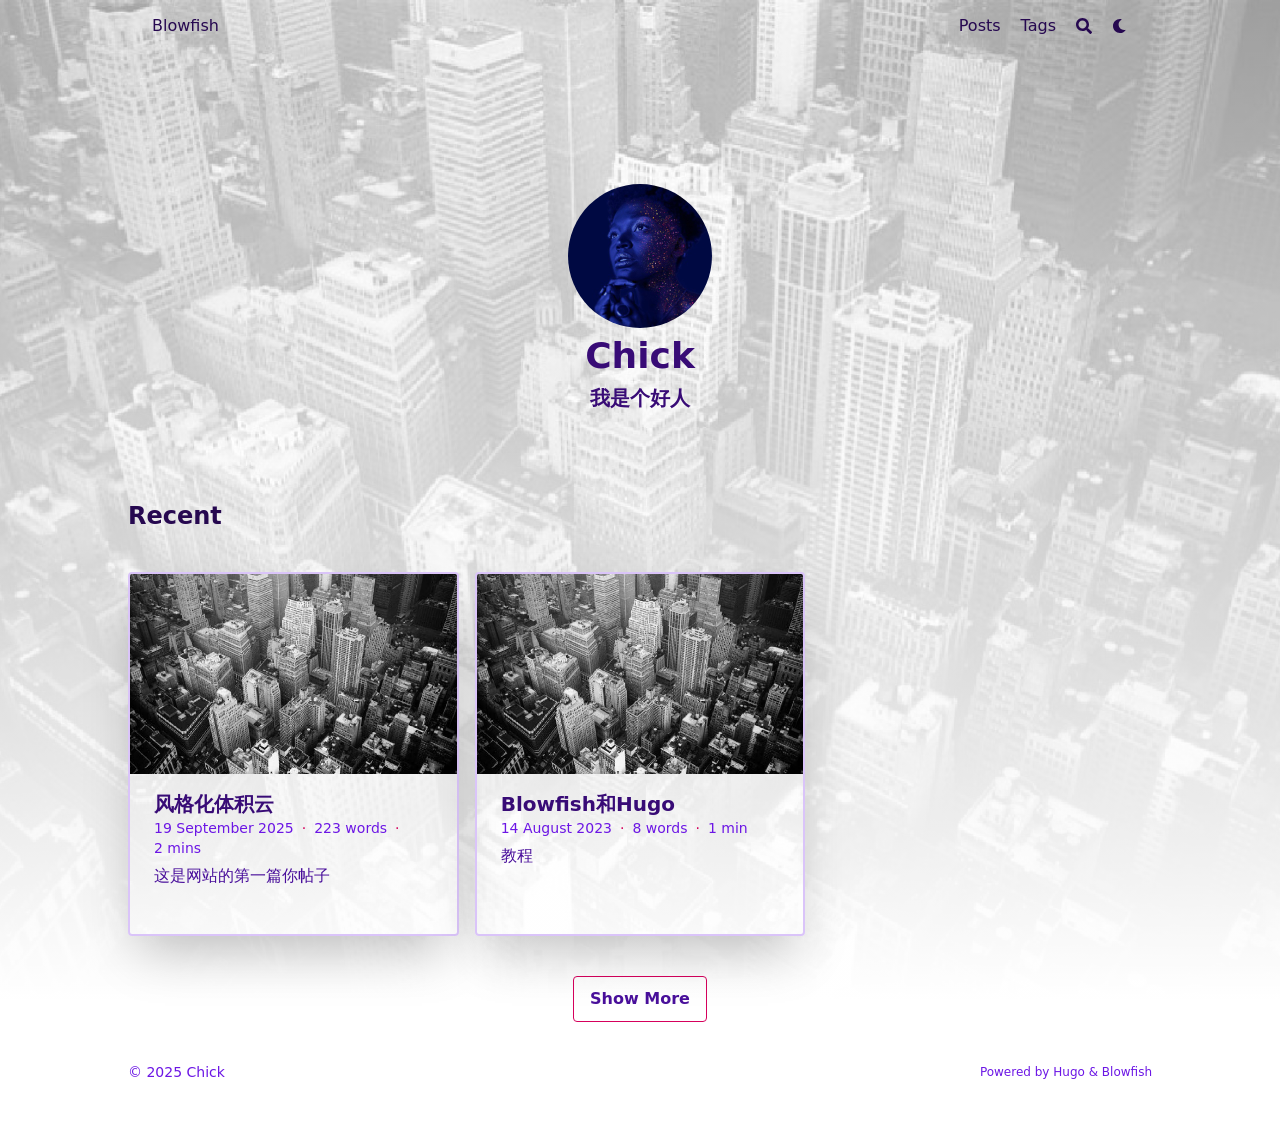
<file: index.html>
<!doctype html>
<html
  lang="en"
  dir="ltr"
  class="scroll-smooth"
  data-default-appearance="light"
  data-auto-appearance="true"><head>
	<meta name="generator" content="Hugo 0.150.1">
  <meta charset="utf-8">
  
    <meta http-equiv="content-language" content="en">
  
  <meta name="viewport" content="width=device-width, initial-scale=1.0">
  <meta http-equiv="X-UA-Compatible" content="ie=edge">
  <meta name="theme-color">

  
  <title>Blowfish</title>
    <meta name="title" content="Blowfish">

  
  
  
  
  
  <link rel="canonical" href="https://chi-ck.github.io/">
  
      <link rel="alternate" type="application/rss+xml" href="/index.xml" title="Blowfish" />
  
      <link rel="alternate" type="application/json" href="/index.json" title="Blowfish" />
  
  
  
  
  
  
  
  
  
  
    
    
  
  
  <link
    type="text/css"
    rel="stylesheet"
    href="/css/main.bundle.min.499481a978a9a892726b5a7609beecd220d6e2b13fdc919d910d67a97259213c73610ebbfdf751f5c2747d389efd987e8e426e6fd5e172f912b84ad76ac126b4.css"
    integrity="sha512-SZSBqXipqJJya1p2Cb7s0iDW4rE/3JGdkQ1nqXJZITxzYQ67/fdR9cJ0fTie/Zh&#43;jkJub9XhcvkSuErXasEmtA==">

  
  
  <script
    type="text/javascript"
    src="/js/appearance.min.516a16745bea5a9bd011138d254cc0fd3973cd55ce6e15f3dec763e7c7c2c7448f8fe7b54cca811cb821b0c7e12cd161caace1dd794ac3d34d40937cbcc9ee12.js"
    integrity="sha512-UWoWdFvqWpvQERONJUzA/TlzzVXObhXz3sdj58fCx0SPj&#43;e1TMqBHLghsMfhLNFhyqzh3XlKw9NNQJN8vMnuEg=="></script>
  
  
  
  
    
    
    
  
  
  
  
  
  
  
  
  
  
    
    <script
      defer
      type="text/javascript"
      id="script-bundle"
      src="/js/main.bundle.min.a187118b41a60744310065c567365de85730c8495301d0ebae41810cc6f7a47432b1de7d4f3b11338959f1ac50c266be6b4b73acf6bf770016eb59b602cc1aa0.js"
      integrity="sha512-oYcRi0GmB0QxAGXFZzZd6FcwyElTAdDrrkGBDMb3pHQysd59TzsRM4lZ8axQwma&#43;a0tzrPa/dwAW61m2AswaoA=="
      data-copy="Copy"
      data-copied="Copied"></script>
  
  
    
    <script src="/lib/zoom/zoom.min.umd.a527109b68c082a70f3697716dd72a9d5aa8b545cf800cecbbc7399f2ca6f6e0ce3e431f2062b48bbfa47c9ea42822714060bef309be073f49b9c0e30d318d7b.js" integrity="sha512-pScQm2jAgqcPNpdxbdcqnVqotUXPgAzsu8c5nyym9uDOPkMfIGK0i7&#43;kfJ6kKCJxQGC&#43;8wm&#43;Bz9JucDjDTGNew=="></script>
  

  
  
    <link rel="apple-touch-icon" sizes="180x180" href="/apple-touch-icon.png">
    <link rel="icon" type="image/png" sizes="32x32" href="/favicon-32x32.png">
    <link rel="icon" type="image/png" sizes="16x16" href="/favicon-16x16.png">
    <link rel="manifest" href="/site.webmanifest">
  

  
  
  
  
  
  

  
  <meta property="og:url" content="https://chi-ck.github.io/">
  <meta property="og:site_name" content="Blowfish">
  <meta property="og:title" content="Blowfish">
  <meta property="og:locale" content="en">
  <meta property="og:type" content="website">

  
  <meta name="twitter:card" content="summary">
  <meta name="twitter:title" content="Blowfish">

  <script type="application/ld+json">
  {
    "@context": "https://schema.org",
    "@type": "WebSite",
    "@id": "https:\/\/chi-ck.github.io\/",
    "name": "Blowfish",
    
    "inLanguage": "en",
    "url": "https:\/\/chi-ck.github.io\/",
    
    "publisher" : {
      "@type": "Person",
      "name": "Chick"
    }
  }
  </script>



  
  
    <meta name="author" content="Chick">
  
  

  
  

<script src="/lib/jquery/jquery.slim.min.b0dca576e87d7eaa5850ae4e61759c065786cdb6489d68fcc82240539eebd5da522bdb4fda085ffd245808c8fe2acb2516408eb774ef26b5f6015fc6737c0ea8.js" integrity="sha512-sNylduh9fqpYUK5OYXWcBleGzbZInWj8yCJAU57r1dpSK9tP2ghf/SRYCMj&#43;KsslFkCOt3TvJrX2AV/Gc3wOqA=="></script>


























  

  

  

  

  





  
  





  
  

  
  

  
  

  
  
</head>
<body
    class="flex flex-col h-screen px-6 m-auto text-lg leading-7 max-w-7xl bg-neutral text-neutral-900 dark:bg-neutral-800 dark:text-neutral sm:px-14 md:px-24 lg:px-32 scrollbar-thin scrollbar-track-neutral-200 scrollbar-thumb-neutral-400 dark:scrollbar-track-neutral-800 dark:scrollbar-thumb-neutral-600">
    <div id="the-top" class="absolute flex self-center">
      <a
        class="px-3 py-1 text-sm -translate-y-8 rounded-b-lg bg-primary-200 focus:translate-y-0 dark:bg-neutral-600"
        href="#main-content">
        <span class="font-bold text-primary-600 pe-2 dark:text-primary-400">&darr;</span>
        Skip to main content
      </a>
    </div>
    
    
      <div class="min-h-[148px]"></div>
<div class="fixed inset-x-0 pl-[24px] pr-[24px] z-100">
  <div
    id="menu-blur"
    class="absolute opacity-0 inset-x-0 top-0 h-full single_hero_background nozoom backdrop-blur-2xl shadow-2xl"></div>
  <div class="relative max-w-[64rem] ml-auto mr-auto">
    













<div
  class="main-menu flex items-center justify-between px-4 py-6 sm:px-6 md:justify-start gap-x-3 pt-[2px] pr-0 pb-[3px] pl-0">
  
  

  <div class="flex flex-1 items-center justify-between">
    <nav class="flex space-x-3">
      
        <a href="/" class="text-base font-medium">
          Blowfish
        </a>
      
    </nav>
    
  <nav class="hidden md:flex items-center gap-x-5 md:ml-12 h-12">
    
      
        
  <a
  href="/posts/"
  
  class="flex items-center hover:text-primary-600 dark:hover:text-primary-400">
  
  <p class="text-base font-medium" title="Posts">
    Posts
  </p>
</a>



      
        
  <a
  href="/tags/"
  
  class="flex items-center hover:text-primary-600 dark:hover:text-primary-400">
  
  <p class="text-base font-medium" title="Tags">
    Tags
  </p>
</a>



      
    

    

    

    
      <button
        id="search-button"
        aria-label="Search"
        class="text-base hover:text-primary-600 dark:hover:text-primary-400"
        title="Search (/)">
        <span class="relative block icon"><svg aria-hidden="true" focusable="false" data-prefix="fas" data-icon="search" class="svg-inline--fa fa-search fa-w-16" role="img" xmlns="http://www.w3.org/2000/svg" viewBox="0 0 512 512"><path fill="currentColor" d="M505 442.7L405.3 343c-4.5-4.5-10.6-7-17-7H372c27.6-35.3 44-79.7 44-128C416 93.1 322.9 0 208 0S0 93.1 0 208s93.1 208 208 208c48.3 0 92.7-16.4 128-44v16.3c0 6.4 2.5 12.5 7 17l99.7 99.7c9.4 9.4 24.6 9.4 33.9 0l28.3-28.3c9.4-9.4 9.4-24.6.1-34zM208 336c-70.7 0-128-57.2-128-128 0-70.7 57.2-128 128-128 70.7 0 128 57.2 128 128 0 70.7-57.2 128-128 128z"/></svg>
</span>
      </button>
    

    
      <div class=" flex items-center">
        <button
          id="appearance-switcher"
          aria-label="Dark mode switcher"
          type="button"
          class="text-base hover:text-primary-600 dark:hover:text-primary-400">
          <div class="flex items-center justify-center dark:hidden">
            <span class="relative block icon"><svg xmlns="http://www.w3.org/2000/svg" viewBox="0 0 512 512"><path fill="currentColor" d="M32 256c0-123.8 100.3-224 223.8-224c11.36 0 29.7 1.668 40.9 3.746c9.616 1.777 11.75 14.63 3.279 19.44C245 86.5 211.2 144.6 211.2 207.8c0 109.7 99.71 193 208.3 172.3c9.561-1.805 16.28 9.324 10.11 16.95C387.9 448.6 324.8 480 255.8 480C132.1 480 32 379.6 32 256z"/></svg>
</span>
          </div>
          <div class="items-center justify-center hidden dark:flex">
            <span class="relative block icon"><svg xmlns="http://www.w3.org/2000/svg" viewBox="0 0 512 512"><path fill="currentColor" d="M256 159.1c-53.02 0-95.1 42.98-95.1 95.1S202.1 351.1 256 351.1s95.1-42.98 95.1-95.1S309 159.1 256 159.1zM509.3 347L446.1 255.1l63.15-91.01c6.332-9.125 1.104-21.74-9.826-23.72l-109-19.7l-19.7-109c-1.975-10.93-14.59-16.16-23.72-9.824L256 65.89L164.1 2.736c-9.125-6.332-21.74-1.107-23.72 9.824L121.6 121.6L12.56 141.3C1.633 143.2-3.596 155.9 2.736 164.1L65.89 256l-63.15 91.01c-6.332 9.125-1.105 21.74 9.824 23.72l109 19.7l19.7 109c1.975 10.93 14.59 16.16 23.72 9.824L256 446.1l91.01 63.15c9.127 6.334 21.75 1.107 23.72-9.822l19.7-109l109-19.7C510.4 368.8 515.6 356.1 509.3 347zM256 383.1c-70.69 0-127.1-57.31-127.1-127.1c0-70.69 57.31-127.1 127.1-127.1s127.1 57.3 127.1 127.1C383.1 326.7 326.7 383.1 256 383.1z"/></svg>
</span>
          </div>
        </button>
      </div>
    
  </nav>

    
  <div class="flex md:hidden items-center gap-x-5 md:ml-12 h-12">
    <span></span>

    

    

    
      <button
        id="search-button-mobile"
        aria-label="Search"
        class="text-base hover:text-primary-600 dark:hover:text-primary-400"
        title="Search (/)">
        <span class="relative block icon"><svg aria-hidden="true" focusable="false" data-prefix="fas" data-icon="search" class="svg-inline--fa fa-search fa-w-16" role="img" xmlns="http://www.w3.org/2000/svg" viewBox="0 0 512 512"><path fill="currentColor" d="M505 442.7L405.3 343c-4.5-4.5-10.6-7-17-7H372c27.6-35.3 44-79.7 44-128C416 93.1 322.9 0 208 0S0 93.1 0 208s93.1 208 208 208c48.3 0 92.7-16.4 128-44v16.3c0 6.4 2.5 12.5 7 17l99.7 99.7c9.4 9.4 24.6 9.4 33.9 0l28.3-28.3c9.4-9.4 9.4-24.6.1-34zM208 336c-70.7 0-128-57.2-128-128 0-70.7 57.2-128 128-128 70.7 0 128 57.2 128 128 0 70.7-57.2 128-128 128z"/></svg>
</span>
      </button>
    

    
      <button
        id="appearance-switcher-mobile"
        aria-label="Dark mode switcher"
        type="button"
        class="text-base hover:text-primary-600 dark:hover:text-primary-400 me-1">
        <div class="flex items-center justify-center dark:hidden">
          <span class="relative block icon"><svg xmlns="http://www.w3.org/2000/svg" viewBox="0 0 512 512"><path fill="currentColor" d="M32 256c0-123.8 100.3-224 223.8-224c11.36 0 29.7 1.668 40.9 3.746c9.616 1.777 11.75 14.63 3.279 19.44C245 86.5 211.2 144.6 211.2 207.8c0 109.7 99.71 193 208.3 172.3c9.561-1.805 16.28 9.324 10.11 16.95C387.9 448.6 324.8 480 255.8 480C132.1 480 32 379.6 32 256z"/></svg>
</span>
        </div>
        <div class="items-center justify-center hidden dark:flex">
          <span class="relative block icon"><svg xmlns="http://www.w3.org/2000/svg" viewBox="0 0 512 512"><path fill="currentColor" d="M256 159.1c-53.02 0-95.1 42.98-95.1 95.1S202.1 351.1 256 351.1s95.1-42.98 95.1-95.1S309 159.1 256 159.1zM509.3 347L446.1 255.1l63.15-91.01c6.332-9.125 1.104-21.74-9.826-23.72l-109-19.7l-19.7-109c-1.975-10.93-14.59-16.16-23.72-9.824L256 65.89L164.1 2.736c-9.125-6.332-21.74-1.107-23.72 9.824L121.6 121.6L12.56 141.3C1.633 143.2-3.596 155.9 2.736 164.1L65.89 256l-63.15 91.01c-6.332 9.125-1.105 21.74 9.824 23.72l109 19.7l19.7 109c1.975 10.93 14.59 16.16 23.72 9.824L256 446.1l91.01 63.15c9.127 6.334 21.75 1.107 23.72-9.822l19.7-109l109-19.7C510.4 368.8 515.6 356.1 509.3 347zM256 383.1c-70.69 0-127.1-57.31-127.1-127.1c0-70.69 57.31-127.1 127.1-127.1s127.1 57.3 127.1 127.1C383.1 326.7 326.7 383.1 256 383.1z"/></svg>
</span>
        </div>
      </button>
    
  </div>

  </div>
  
  <div class="-my-2 md:hidden">
    <div id="menu-button" class="block">
      
        <div class="cursor-pointer hover:text-primary-600 dark:hover:text-primary-400">
          <span class="relative block icon"><svg xmlns="http://www.w3.org/2000/svg" viewBox="0 0 448 512"><path fill="currentColor" d="M0 96C0 78.33 14.33 64 32 64H416C433.7 64 448 78.33 448 96C448 113.7 433.7 128 416 128H32C14.33 128 0 113.7 0 96zM0 256C0 238.3 14.33 224 32 224H416C433.7 224 448 238.3 448 256C448 273.7 433.7 288 416 288H32C14.33 288 0 273.7 0 256zM416 448H32C14.33 448 0 433.7 0 416C0 398.3 14.33 384 32 384H416C433.7 384 448 398.3 448 416C448 433.7 433.7 448 416 448z"/></svg>
</span>
        </div>
        <div
          id="menu-wrapper"
          class="fixed inset-0 z-30 invisible w-screen h-screen m-0 overflow-auto transition-opacity opacity-0 cursor-default bg-neutral-100/50 backdrop-blur-sm dark:bg-neutral-900/50 pt-[5px]">
          <ul
            class="flex space-y-2 mt-3 flex-col items-end w-full px-6 py-6 mx-auto overflow-visible list-none text-end max-w-7xl">
            <li id="menu-close-button">
              <span
                class="cursor-pointer inline-block align-text-bottom hover:text-primary-600 dark:hover:text-primary-400">
                <span class="relative block icon"><svg xmlns="http://www.w3.org/2000/svg" viewBox="0 0 320 512"><path fill="currentColor" d="M310.6 361.4c12.5 12.5 12.5 32.75 0 45.25C304.4 412.9 296.2 416 288 416s-16.38-3.125-22.62-9.375L160 301.3L54.63 406.6C48.38 412.9 40.19 416 32 416S15.63 412.9 9.375 406.6c-12.5-12.5-12.5-32.75 0-45.25l105.4-105.4L9.375 150.6c-12.5-12.5-12.5-32.75 0-45.25s32.75-12.5 45.25 0L160 210.8l105.4-105.4c12.5-12.5 32.75-12.5 45.25 0s12.5 32.75 0 45.25l-105.4 105.4L310.6 361.4z"/></svg>
</span>
              </span>
            </li>

            
              
  <li class="mt-1">
  <a
    href="/posts/"
    
    class="flex items-center hover:text-primary-600 dark:hover:text-primary-400">
    
    <p class="text-bg font-bg" title="Posts">
      Posts
    </p>
  </a>
</li>



            
              
  <li class="mt-1">
  <a
    href="/tags/"
    
    class="flex items-center hover:text-primary-600 dark:hover:text-primary-400">
    
    <p class="text-bg font-bg" title="Tags">
      Tags
    </p>
  </a>
</li>



            

          </ul>
          
        </div>
      
    </div>
  </div>

</div>





  </div>
</div>


<script
  type="text/javascript"
  src="/js/background-blur.min.00a57c73ea12f2cab2980c3c3d649e89f6d82f190f74bbe2b67f2f5e39ab7d032ece47086400ca05396758aace13299da49aca43ea643d2625e62c506267a169.js"
  integrity="sha512-AKV8c&#43;oS8sqymAw8PWSeifbYLxkPdLvitn8vXjmrfQMuzkcIZADKBTlnWKrOEymdpJrKQ&#43;pkPSYl5ixQYmehaQ=="
  data-blur-id="menu-blur"></script>

    
    <div class="relative flex flex-col grow">
      <main id="main-content" class="grow">
        
  
  
    
<article class="prose dark:prose-invert max-w-full">
  <div class="relative">
    <div class="absolute inset-x-0 bottom-0 h-1/2"></div>
    <div class="mx-auto max-w-7xl p-0">
      <div class="relative sm:overflow-hidden">
        <div class="fixed inset-x-0 top-0 -z-10">
          
          
            
              
            
          
          
            
              
            
          
          
            <img
              id="background-image"
              class="nozoom mt-0 mr-0 mb-0 ml-0 h-[1000px] w-full object-cover"
              src="/image.jpg"
              role="presentation">
            <div
              class="from-neutral absolute inset-0 h-[1000px] bg-gradient-to-t to-transparent mix-blend-normal dark:from-neutral-800"></div>
            <div
              class="from-neutral absolute inset-0 h-[1000px] bg-gradient-to-t to-neutral-100 opacity-60 mix-blend-normal dark:from-neutral-800 dark:to-neutral-800"></div>
          
        </div>
        <div class="relative flex flex-col items-center justify-center px-1 py-1 text-center">
          
            
            
              
            
            
              
                
              
              <img
                class="mb-2 h-36 w-36 rounded-full"
                width="144"
                height="144"
                alt="Chick"
                src="/profile_hu_72e956ada318803d.jpg">
            
          
          <h1 class="mb-2 text-4xl font-extrabold text-neutral-800 dark:text-neutral-200">
            Chick
          </h1>
          
            <h2 class="mt-0 mb-0 text-xl text-neutral-800 dark:text-neutral-300">
              我是个好人
            </h2>
          
          <div class="mt-3 mb-10 text-2xl">
            
          </div>
          <section class="prose dark:prose-invert w-full"></section>
        </div>
      </div>
    </div>
  </div>
</article>
<section>
  


  
    
  
  <h2 class="mt-8 text-2xl font-extrabold mb-10">Recent</h2>

  
    



<section class="w-full grid gap-4 sm:grid-cols-2 md:grid-cols-3">
  
    
<div
  class="group-hover-card group relative min-h-full min-w-full overflow-hidden rounded border border-2 border-neutral-200 shadow-2xl dark:border-neutral-700">
  <a
    
  href="/posts/myfirstpost/"
    class="absolute inset-0"
    aria-label="风格化体积云"></a>
        
          <div class="thumbnail_card nozoom w-full" style="background-image:url(/posts/myfirstpost/featured_hu_b319a38d23e2471e.jpg);"></div>
        
      
  <div class="px-6 py-4">
    
      <div
        class="group-hover-card-title decoration-primary-500 dark:text-neutral text-xl font-bold text-neutral-800 group-hover:underline group-hover:underline-offset-2">
        风格化体积云
      </div>
    
    <div class="group-hover-cancel text-sm text-neutral-500 dark:text-neutral-400">
      







  

  
  
  

  
  
    
  

  
    
  

  

  
    
  

  
    
  

  

  

  

  

  


  <div class="flex flex-row flex-wrap items-center">
    
    
      <time datetime="2025-09-19T00:00:00&#43;00:00">19 September 2025</time><span class="px-2 text-primary-500">&middot;</span><span>223 words</span><span class="px-2 text-primary-500">&middot;</span><span title="Reading time">2 mins</span>
    

    
    
  </div>

  

  
  

  
  



    </div>
    
      <div class="prose dark:prose-invert py-1">这是网站的第一篇你帖子</div>
    
  </div>
  <div class="px-6 pt-4 pb-2"></div>
</div>

  
    
<div
  class="group-hover-card group relative min-h-full min-w-full overflow-hidden rounded border border-2 border-neutral-200 shadow-2xl dark:border-neutral-700">
  <a
    
  href="/posts/hugo/"
    class="absolute inset-0"
    aria-label="Blowfish和Hugo"></a>
        
          <div class="thumbnail_card nozoom w-full" style="background-image:url(/posts/hugo/featured_hu_b319a38d23e2471e.jpg);"></div>
        
      
  <div class="px-6 py-4">
    
      <div
        class="group-hover-card-title decoration-primary-500 dark:text-neutral text-xl font-bold text-neutral-800 group-hover:underline group-hover:underline-offset-2">
        Blowfish和Hugo
      </div>
    
    <div class="group-hover-cancel text-sm text-neutral-500 dark:text-neutral-400">
      







  

  
  
  

  
  
    
  

  
    
  

  

  
    
  

  
    
  

  

  

  

  

  


  <div class="flex flex-row flex-wrap items-center">
    
    
      <time datetime="2023-08-14T00:00:00&#43;00:00">14 August 2023</time><span class="px-2 text-primary-500">&middot;</span><span>8 words</span><span class="px-2 text-primary-500">&middot;</span><span title="Reading time">1 min</span>
    

    
    
  </div>

  

  
  

  
  



    </div>
    
      <div class="prose dark:prose-invert py-1">教程</div>
    
  </div>
  <div class="px-6 pt-4 pb-2"></div>
</div>

  
</section>

  

  
    
      
    
    <div class="mt-10 flex justify-center">
      <a href="/posts/">
        <button
          class="bg-transparent hover:text-primary-500 prose dark:prose-invert font-semibold py-2 px-4 border border-primary-500 hover:border-transparent rounded">
          Show More
        </button>
      </a>
    </div>
  


</section>

  <div
    id="background-blur"
    class="fixed opacity-0 inset-x-0 top-0 h-full single_hero_background nozoom backdrop-blur-2xl"></div>
  
  
  <script
    type="text/javascript"
    src="/js/background-blur.min.00a57c73ea12f2cab2980c3c3d649e89f6d82f190f74bbe2b67f2f5e39ab7d032ece47086400ca05396758aace13299da49aca43ea643d2625e62c506267a169.js"
    integrity="sha512-AKV8c&#43;oS8sqymAw8PWSeifbYLxkPdLvitn8vXjmrfQMuzkcIZADKBTlnWKrOEymdpJrKQ&#43;pkPSYl5ixQYmehaQ=="
    data-blur-id="background-blur"
    data-image-id="background-image"
    data-image-url="/image.jpg"></script>


  

        
      </main><footer id="site-footer" class="py-10 print:hidden">
  
  
    
  
  <div class="flex items-center justify-between">
    
    
      <p class="text-sm text-neutral-500 dark:text-neutral-400">
          &copy;
          2025
          Chick
      </p>
    

    
    
      <p class="text-xs text-neutral-500 dark:text-neutral-400">
        
        
        Powered by <a class="hover:underline hover:decoration-primary-400 hover:text-primary-500"
          href="https://gohugo.io/" target="_blank" rel="noopener noreferrer">Hugo</a> &amp; <a class="hover:underline hover:decoration-primary-400 hover:text-primary-500"
          href="https://blowfish.page/" target="_blank" rel="noopener noreferrer">Blowfish</a>
      </p>
    
  </div>
  
    <script>
      mediumZoom(document.querySelectorAll("img:not(.nozoom)"), {
        margin: 24,
        background: "rgba(0,0,0,0.5)",
        scrollOffset: 0,
      });
    </script>
  
  
  
  <script
    type="text/javascript"
    src="/js/process.min.ee03488f19c93c2efb199e2e3014ea5f3cb2ce7d45154adb3399a158cac27ca52831db249ede5bb602700ef87eb02434139de0858af1818ab0fb4182472204a4.js"
    integrity="sha512-7gNIjxnJPC77GZ4uMBTqXzyyzn1FFUrbM5mhWMrCfKUoMdsknt5btgJwDvh&#43;sCQ0E53ghYrxgYqw&#43;0GCRyIEpA=="></script>
  
  
</footer>
<div
  id="search-wrapper"
  class="invisible fixed inset-0 flex h-screen w-screen cursor-default flex-col bg-neutral-500/50 p-4 backdrop-blur-sm dark:bg-neutral-900/50 sm:p-6 md:p-[10vh] lg:p-[12vh] z-500"
  data-url="https://chi-ck.github.io/">
  <div
    id="search-modal"
    class="flex flex-col w-full max-w-3xl min-h-0 mx-auto border rounded-md shadow-lg top-20 border-neutral-200 bg-neutral dark:border-neutral-700 dark:bg-neutral-800">
    <header class="relative z-10 flex items-center justify-between flex-none px-2">
      <form class="flex items-center flex-auto min-w-0">
        <div class="flex items-center justify-center w-8 h-8 text-neutral-400">
          <span class="relative block icon"><svg aria-hidden="true" focusable="false" data-prefix="fas" data-icon="search" class="svg-inline--fa fa-search fa-w-16" role="img" xmlns="http://www.w3.org/2000/svg" viewBox="0 0 512 512"><path fill="currentColor" d="M505 442.7L405.3 343c-4.5-4.5-10.6-7-17-7H372c27.6-35.3 44-79.7 44-128C416 93.1 322.9 0 208 0S0 93.1 0 208s93.1 208 208 208c48.3 0 92.7-16.4 128-44v16.3c0 6.4 2.5 12.5 7 17l99.7 99.7c9.4 9.4 24.6 9.4 33.9 0l28.3-28.3c9.4-9.4 9.4-24.6.1-34zM208 336c-70.7 0-128-57.2-128-128 0-70.7 57.2-128 128-128 70.7 0 128 57.2 128 128 0 70.7-57.2 128-128 128z"/></svg>
</span>
        </div>
        <input
          type="search"
          id="search-query"
          class="flex flex-auto h-12 mx-1 bg-transparent appearance-none focus:outline-dotted focus:outline-2 focus:outline-transparent"
          placeholder="Search"
          tabindex="0">
      </form>
      <button
        id="close-search-button"
        class="flex items-center justify-center w-8 h-8 text-neutral-700 hover:text-primary-600 dark:text-neutral dark:hover:text-primary-400"
        title="Close (Esc)">
        <span class="relative block icon"><svg xmlns="http://www.w3.org/2000/svg" viewBox="0 0 320 512"><path fill="currentColor" d="M310.6 361.4c12.5 12.5 12.5 32.75 0 45.25C304.4 412.9 296.2 416 288 416s-16.38-3.125-22.62-9.375L160 301.3L54.63 406.6C48.38 412.9 40.19 416 32 416S15.63 412.9 9.375 406.6c-12.5-12.5-12.5-32.75 0-45.25l105.4-105.4L9.375 150.6c-12.5-12.5-12.5-32.75 0-45.25s32.75-12.5 45.25 0L160 210.8l105.4-105.4c12.5-12.5 32.75-12.5 45.25 0s12.5 32.75 0 45.25l-105.4 105.4L310.6 361.4z"/></svg>
</span>
      </button>
    </header>
    <section class="flex-auto px-2 overflow-auto">
      <ul id="search-results">
        
      </ul>
    </section>
  </div>
</div>

    </div>
  </body>
  
</html>
</file>
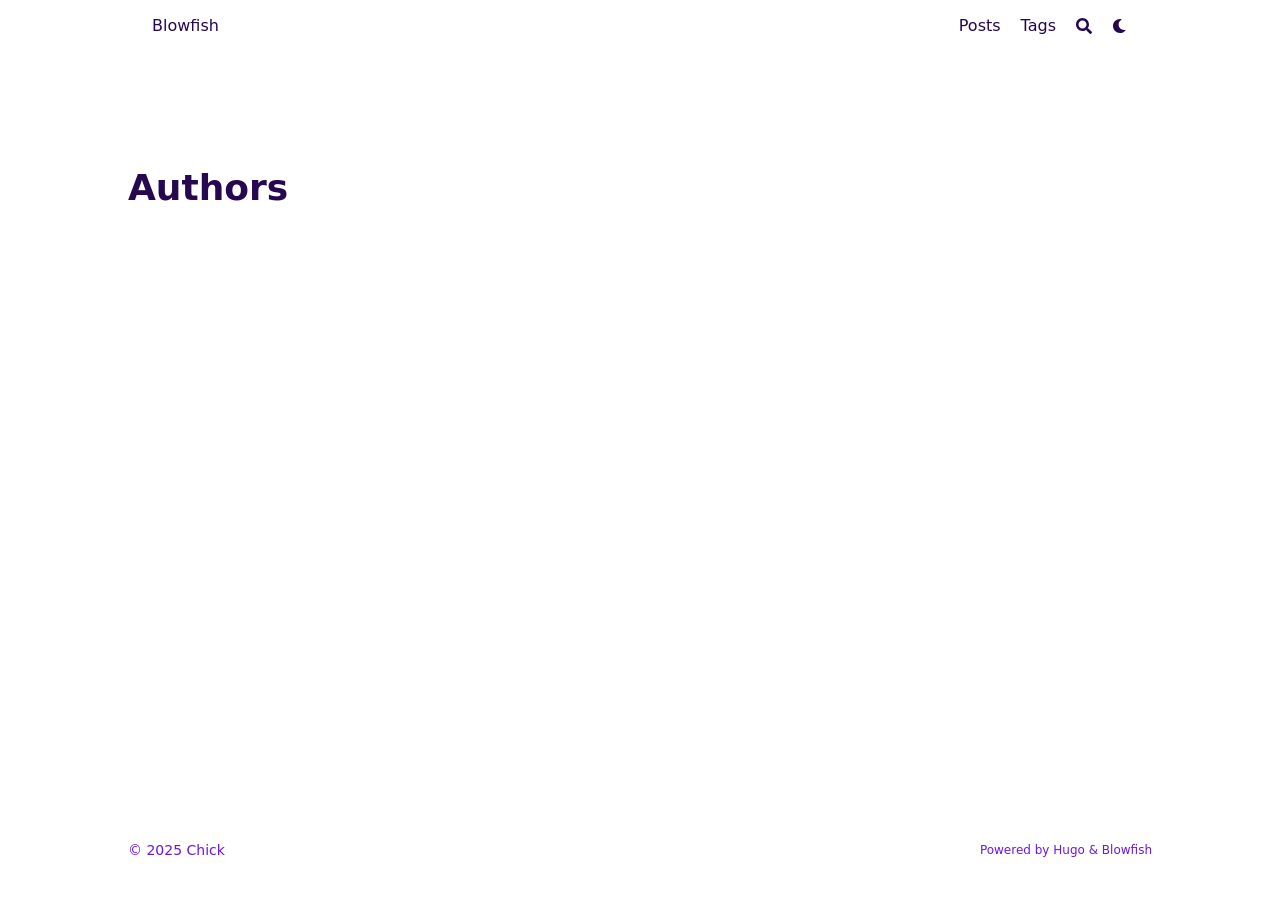
<file: authors/index.html>
<!doctype html>
<html
  lang="en"
  dir="ltr"
  class="scroll-smooth"
  data-default-appearance="light"
  data-auto-appearance="true"><head>
  <meta charset="utf-8">
  
    <meta http-equiv="content-language" content="en">
  
  <meta name="viewport" content="width=device-width, initial-scale=1.0">
  <meta http-equiv="X-UA-Compatible" content="ie=edge">
  <meta name="theme-color">

  
  <title>Authors &middot; Blowfish</title>
    <meta name="title" content="Authors &middot; Blowfish">

  
  
  
  
  
  <link rel="canonical" href="https://chi-ck.github.io/authors/">
  
      <link rel="alternate" type="application/rss+xml" href="/authors/index.xml" title="Blowfish" />
  
  
  
  
  
  
  
  
  
  
    
    
  
  
  <link
    type="text/css"
    rel="stylesheet"
    href="/css/main.bundle.min.499481a978a9a892726b5a7609beecd220d6e2b13fdc919d910d67a97259213c73610ebbfdf751f5c2747d389efd987e8e426e6fd5e172f912b84ad76ac126b4.css"
    integrity="sha512-SZSBqXipqJJya1p2Cb7s0iDW4rE/3JGdkQ1nqXJZITxzYQ67/fdR9cJ0fTie/Zh&#43;jkJub9XhcvkSuErXasEmtA==">

  
  
  <script
    type="text/javascript"
    src="/js/appearance.min.516a16745bea5a9bd011138d254cc0fd3973cd55ce6e15f3dec763e7c7c2c7448f8fe7b54cca811cb821b0c7e12cd161caace1dd794ac3d34d40937cbcc9ee12.js"
    integrity="sha512-UWoWdFvqWpvQERONJUzA/TlzzVXObhXz3sdj58fCx0SPj&#43;e1TMqBHLghsMfhLNFhyqzh3XlKw9NNQJN8vMnuEg=="></script>
  
  
  
  
    
    
    
  
  
  
  
  
  
  
  
  
  
    
    <script
      defer
      type="text/javascript"
      id="script-bundle"
      src="/js/main.bundle.min.a187118b41a60744310065c567365de85730c8495301d0ebae41810cc6f7a47432b1de7d4f3b11338959f1ac50c266be6b4b73acf6bf770016eb59b602cc1aa0.js"
      integrity="sha512-oYcRi0GmB0QxAGXFZzZd6FcwyElTAdDrrkGBDMb3pHQysd59TzsRM4lZ8axQwma&#43;a0tzrPa/dwAW61m2AswaoA=="
      data-copy="Copy"
      data-copied="Copied"></script>
  
  
    
    <script src="/lib/zoom/zoom.min.umd.a527109b68c082a70f3697716dd72a9d5aa8b545cf800cecbbc7399f2ca6f6e0ce3e431f2062b48bbfa47c9ea42822714060bef309be073f49b9c0e30d318d7b.js" integrity="sha512-pScQm2jAgqcPNpdxbdcqnVqotUXPgAzsu8c5nyym9uDOPkMfIGK0i7&#43;kfJ6kKCJxQGC&#43;8wm&#43;Bz9JucDjDTGNew=="></script>
  

  
  
    <link rel="apple-touch-icon" sizes="180x180" href="/apple-touch-icon.png">
    <link rel="icon" type="image/png" sizes="32x32" href="/favicon-32x32.png">
    <link rel="icon" type="image/png" sizes="16x16" href="/favicon-16x16.png">
    <link rel="manifest" href="/site.webmanifest">
  

  
  
  
  
  
  

  
  <meta property="og:url" content="https://chi-ck.github.io/authors/">
  <meta property="og:site_name" content="Blowfish">
  <meta property="og:title" content="Authors">
  <meta property="og:locale" content="en">
  <meta property="og:type" content="website">

  
  <meta name="twitter:card" content="summary">
  <meta name="twitter:title" content="Authors">

  


  
  
    <meta name="author" content="Chick">
  
  

  
  

<script src="/lib/jquery/jquery.slim.min.b0dca576e87d7eaa5850ae4e61759c065786cdb6489d68fcc82240539eebd5da522bdb4fda085ffd245808c8fe2acb2516408eb774ef26b5f6015fc6737c0ea8.js" integrity="sha512-sNylduh9fqpYUK5OYXWcBleGzbZInWj8yCJAU57r1dpSK9tP2ghf/SRYCMj&#43;KsslFkCOt3TvJrX2AV/Gc3wOqA=="></script>


























  

  

  

  

  





  
  





  
  

  
  

  
  

  
  
</head>
<body
    class="flex flex-col h-screen px-6 m-auto text-lg leading-7 max-w-7xl bg-neutral text-neutral-900 dark:bg-neutral-800 dark:text-neutral sm:px-14 md:px-24 lg:px-32 scrollbar-thin scrollbar-track-neutral-200 scrollbar-thumb-neutral-400 dark:scrollbar-track-neutral-800 dark:scrollbar-thumb-neutral-600">
    <div id="the-top" class="absolute flex self-center">
      <a
        class="px-3 py-1 text-sm -translate-y-8 rounded-b-lg bg-primary-200 focus:translate-y-0 dark:bg-neutral-600"
        href="#main-content">
        <span class="font-bold text-primary-600 pe-2 dark:text-primary-400">&darr;</span>
        Skip to main content
      </a>
    </div>
    
    
      <div class="min-h-[148px]"></div>
<div class="fixed inset-x-0 pl-[24px] pr-[24px] z-100">
  <div
    id="menu-blur"
    class="absolute opacity-0 inset-x-0 top-0 h-full single_hero_background nozoom backdrop-blur-2xl shadow-2xl"></div>
  <div class="relative max-w-[64rem] ml-auto mr-auto">
    













<div
  class="main-menu flex items-center justify-between px-4 py-6 sm:px-6 md:justify-start gap-x-3 pt-[2px] pr-0 pb-[3px] pl-0">
  
  

  <div class="flex flex-1 items-center justify-between">
    <nav class="flex space-x-3">
      
        <a href="/" class="text-base font-medium">
          Blowfish
        </a>
      
    </nav>
    
  <nav class="hidden md:flex items-center gap-x-5 md:ml-12 h-12">
    
      
        
  <a
  href="/posts/"
  
  class="flex items-center hover:text-primary-600 dark:hover:text-primary-400">
  
  <p class="text-base font-medium" title="Posts">
    Posts
  </p>
</a>



      
        
  <a
  href="/tags/"
  
  class="flex items-center hover:text-primary-600 dark:hover:text-primary-400">
  
  <p class="text-base font-medium" title="Tags">
    Tags
  </p>
</a>



      
    

    

    

    
      <button
        id="search-button"
        aria-label="Search"
        class="text-base hover:text-primary-600 dark:hover:text-primary-400"
        title="Search (/)">
        <span class="relative block icon"><svg aria-hidden="true" focusable="false" data-prefix="fas" data-icon="search" class="svg-inline--fa fa-search fa-w-16" role="img" xmlns="http://www.w3.org/2000/svg" viewBox="0 0 512 512"><path fill="currentColor" d="M505 442.7L405.3 343c-4.5-4.5-10.6-7-17-7H372c27.6-35.3 44-79.7 44-128C416 93.1 322.9 0 208 0S0 93.1 0 208s93.1 208 208 208c48.3 0 92.7-16.4 128-44v16.3c0 6.4 2.5 12.5 7 17l99.7 99.7c9.4 9.4 24.6 9.4 33.9 0l28.3-28.3c9.4-9.4 9.4-24.6.1-34zM208 336c-70.7 0-128-57.2-128-128 0-70.7 57.2-128 128-128 70.7 0 128 57.2 128 128 0 70.7-57.2 128-128 128z"/></svg>
</span>
      </button>
    

    
      <div class=" flex items-center">
        <button
          id="appearance-switcher"
          aria-label="Dark mode switcher"
          type="button"
          class="text-base hover:text-primary-600 dark:hover:text-primary-400">
          <div class="flex items-center justify-center dark:hidden">
            <span class="relative block icon"><svg xmlns="http://www.w3.org/2000/svg" viewBox="0 0 512 512"><path fill="currentColor" d="M32 256c0-123.8 100.3-224 223.8-224c11.36 0 29.7 1.668 40.9 3.746c9.616 1.777 11.75 14.63 3.279 19.44C245 86.5 211.2 144.6 211.2 207.8c0 109.7 99.71 193 208.3 172.3c9.561-1.805 16.28 9.324 10.11 16.95C387.9 448.6 324.8 480 255.8 480C132.1 480 32 379.6 32 256z"/></svg>
</span>
          </div>
          <div class="items-center justify-center hidden dark:flex">
            <span class="relative block icon"><svg xmlns="http://www.w3.org/2000/svg" viewBox="0 0 512 512"><path fill="currentColor" d="M256 159.1c-53.02 0-95.1 42.98-95.1 95.1S202.1 351.1 256 351.1s95.1-42.98 95.1-95.1S309 159.1 256 159.1zM509.3 347L446.1 255.1l63.15-91.01c6.332-9.125 1.104-21.74-9.826-23.72l-109-19.7l-19.7-109c-1.975-10.93-14.59-16.16-23.72-9.824L256 65.89L164.1 2.736c-9.125-6.332-21.74-1.107-23.72 9.824L121.6 121.6L12.56 141.3C1.633 143.2-3.596 155.9 2.736 164.1L65.89 256l-63.15 91.01c-6.332 9.125-1.105 21.74 9.824 23.72l109 19.7l19.7 109c1.975 10.93 14.59 16.16 23.72 9.824L256 446.1l91.01 63.15c9.127 6.334 21.75 1.107 23.72-9.822l19.7-109l109-19.7C510.4 368.8 515.6 356.1 509.3 347zM256 383.1c-70.69 0-127.1-57.31-127.1-127.1c0-70.69 57.31-127.1 127.1-127.1s127.1 57.3 127.1 127.1C383.1 326.7 326.7 383.1 256 383.1z"/></svg>
</span>
          </div>
        </button>
      </div>
    
  </nav>

    
  <div class="flex md:hidden items-center gap-x-5 md:ml-12 h-12">
    <span></span>

    

    

    
      <button
        id="search-button-mobile"
        aria-label="Search"
        class="text-base hover:text-primary-600 dark:hover:text-primary-400"
        title="Search (/)">
        <span class="relative block icon"><svg aria-hidden="true" focusable="false" data-prefix="fas" data-icon="search" class="svg-inline--fa fa-search fa-w-16" role="img" xmlns="http://www.w3.org/2000/svg" viewBox="0 0 512 512"><path fill="currentColor" d="M505 442.7L405.3 343c-4.5-4.5-10.6-7-17-7H372c27.6-35.3 44-79.7 44-128C416 93.1 322.9 0 208 0S0 93.1 0 208s93.1 208 208 208c48.3 0 92.7-16.4 128-44v16.3c0 6.4 2.5 12.5 7 17l99.7 99.7c9.4 9.4 24.6 9.4 33.9 0l28.3-28.3c9.4-9.4 9.4-24.6.1-34zM208 336c-70.7 0-128-57.2-128-128 0-70.7 57.2-128 128-128 70.7 0 128 57.2 128 128 0 70.7-57.2 128-128 128z"/></svg>
</span>
      </button>
    

    
      <button
        id="appearance-switcher-mobile"
        aria-label="Dark mode switcher"
        type="button"
        class="text-base hover:text-primary-600 dark:hover:text-primary-400 me-1">
        <div class="flex items-center justify-center dark:hidden">
          <span class="relative block icon"><svg xmlns="http://www.w3.org/2000/svg" viewBox="0 0 512 512"><path fill="currentColor" d="M32 256c0-123.8 100.3-224 223.8-224c11.36 0 29.7 1.668 40.9 3.746c9.616 1.777 11.75 14.63 3.279 19.44C245 86.5 211.2 144.6 211.2 207.8c0 109.7 99.71 193 208.3 172.3c9.561-1.805 16.28 9.324 10.11 16.95C387.9 448.6 324.8 480 255.8 480C132.1 480 32 379.6 32 256z"/></svg>
</span>
        </div>
        <div class="items-center justify-center hidden dark:flex">
          <span class="relative block icon"><svg xmlns="http://www.w3.org/2000/svg" viewBox="0 0 512 512"><path fill="currentColor" d="M256 159.1c-53.02 0-95.1 42.98-95.1 95.1S202.1 351.1 256 351.1s95.1-42.98 95.1-95.1S309 159.1 256 159.1zM509.3 347L446.1 255.1l63.15-91.01c6.332-9.125 1.104-21.74-9.826-23.72l-109-19.7l-19.7-109c-1.975-10.93-14.59-16.16-23.72-9.824L256 65.89L164.1 2.736c-9.125-6.332-21.74-1.107-23.72 9.824L121.6 121.6L12.56 141.3C1.633 143.2-3.596 155.9 2.736 164.1L65.89 256l-63.15 91.01c-6.332 9.125-1.105 21.74 9.824 23.72l109 19.7l19.7 109c1.975 10.93 14.59 16.16 23.72 9.824L256 446.1l91.01 63.15c9.127 6.334 21.75 1.107 23.72-9.822l19.7-109l109-19.7C510.4 368.8 515.6 356.1 509.3 347zM256 383.1c-70.69 0-127.1-57.31-127.1-127.1c0-70.69 57.31-127.1 127.1-127.1s127.1 57.3 127.1 127.1C383.1 326.7 326.7 383.1 256 383.1z"/></svg>
</span>
        </div>
      </button>
    
  </div>

  </div>
  
  <div class="-my-2 md:hidden">
    <div id="menu-button" class="block">
      
        <div class="cursor-pointer hover:text-primary-600 dark:hover:text-primary-400">
          <span class="relative block icon"><svg xmlns="http://www.w3.org/2000/svg" viewBox="0 0 448 512"><path fill="currentColor" d="M0 96C0 78.33 14.33 64 32 64H416C433.7 64 448 78.33 448 96C448 113.7 433.7 128 416 128H32C14.33 128 0 113.7 0 96zM0 256C0 238.3 14.33 224 32 224H416C433.7 224 448 238.3 448 256C448 273.7 433.7 288 416 288H32C14.33 288 0 273.7 0 256zM416 448H32C14.33 448 0 433.7 0 416C0 398.3 14.33 384 32 384H416C433.7 384 448 398.3 448 416C448 433.7 433.7 448 416 448z"/></svg>
</span>
        </div>
        <div
          id="menu-wrapper"
          class="fixed inset-0 z-30 invisible w-screen h-screen m-0 overflow-auto transition-opacity opacity-0 cursor-default bg-neutral-100/50 backdrop-blur-sm dark:bg-neutral-900/50 pt-[5px]">
          <ul
            class="flex space-y-2 mt-3 flex-col items-end w-full px-6 py-6 mx-auto overflow-visible list-none text-end max-w-7xl">
            <li id="menu-close-button">
              <span
                class="cursor-pointer inline-block align-text-bottom hover:text-primary-600 dark:hover:text-primary-400">
                <span class="relative block icon"><svg xmlns="http://www.w3.org/2000/svg" viewBox="0 0 320 512"><path fill="currentColor" d="M310.6 361.4c12.5 12.5 12.5 32.75 0 45.25C304.4 412.9 296.2 416 288 416s-16.38-3.125-22.62-9.375L160 301.3L54.63 406.6C48.38 412.9 40.19 416 32 416S15.63 412.9 9.375 406.6c-12.5-12.5-12.5-32.75 0-45.25l105.4-105.4L9.375 150.6c-12.5-12.5-12.5-32.75 0-45.25s32.75-12.5 45.25 0L160 210.8l105.4-105.4c12.5-12.5 32.75-12.5 45.25 0s12.5 32.75 0 45.25l-105.4 105.4L310.6 361.4z"/></svg>
</span>
              </span>
            </li>

            
              
  <li class="mt-1">
  <a
    href="/posts/"
    
    class="flex items-center hover:text-primary-600 dark:hover:text-primary-400">
    
    <p class="text-bg font-bg" title="Posts">
      Posts
    </p>
  </a>
</li>



            
              
  <li class="mt-1">
  <a
    href="/tags/"
    
    class="flex items-center hover:text-primary-600 dark:hover:text-primary-400">
    
    <p class="text-bg font-bg" title="Tags">
      Tags
    </p>
  </a>
</li>



            

          </ul>
          
        </div>
      
    </div>
  </div>

</div>





  </div>
</div>


<script
  type="text/javascript"
  src="/js/background-blur.min.00a57c73ea12f2cab2980c3c3d649e89f6d82f190f74bbe2b67f2f5e39ab7d032ece47086400ca05396758aace13299da49aca43ea643d2625e62c506267a169.js"
  integrity="sha512-AKV8c&#43;oS8sqymAw8PWSeifbYLxkPdLvitn8vXjmrfQMuzkcIZADKBTlnWKrOEymdpJrKQ&#43;pkPSYl5ixQYmehaQ=="
  data-blur-id="menu-blur"></script>

    
    <div class="relative flex flex-col grow">
      <main id="main-content" class="grow">
        
  
  <header>
    
    <h1 class="mt-5 text-4xl font-extrabold text-neutral-900 dark:text-neutral">Authors</h1>
    <div class="mt-1 mb-2 text-base text-neutral-500 dark:text-neutral-400 print:hidden">
      





  
  



  

  

  

  

  


  <div class="flex flex-row flex-wrap items-center">
    
    
  </div>


    </div>
  </header>
  

  

    <section class="flex flex-wrap max-w-prose -mx-2 overflow-hidden">
      
    </section>
  


        
      </main><footer id="site-footer" class="py-10 print:hidden">
  
  
    
  
  <div class="flex items-center justify-between">
    
    
      <p class="text-sm text-neutral-500 dark:text-neutral-400">
          &copy;
          2025
          Chick
      </p>
    

    
    
      <p class="text-xs text-neutral-500 dark:text-neutral-400">
        
        
        Powered by <a class="hover:underline hover:decoration-primary-400 hover:text-primary-500"
          href="https://gohugo.io/" target="_blank" rel="noopener noreferrer">Hugo</a> &amp; <a class="hover:underline hover:decoration-primary-400 hover:text-primary-500"
          href="https://blowfish.page/" target="_blank" rel="noopener noreferrer">Blowfish</a>
      </p>
    
  </div>
  
    <script>
      mediumZoom(document.querySelectorAll("img:not(.nozoom)"), {
        margin: 24,
        background: "rgba(0,0,0,0.5)",
        scrollOffset: 0,
      });
    </script>
  
  
  
  <script
    type="text/javascript"
    src="/js/process.min.ee03488f19c93c2efb199e2e3014ea5f3cb2ce7d45154adb3399a158cac27ca52831db249ede5bb602700ef87eb02434139de0858af1818ab0fb4182472204a4.js"
    integrity="sha512-7gNIjxnJPC77GZ4uMBTqXzyyzn1FFUrbM5mhWMrCfKUoMdsknt5btgJwDvh&#43;sCQ0E53ghYrxgYqw&#43;0GCRyIEpA=="></script>
  
  
</footer>
<div
  id="search-wrapper"
  class="invisible fixed inset-0 flex h-screen w-screen cursor-default flex-col bg-neutral-500/50 p-4 backdrop-blur-sm dark:bg-neutral-900/50 sm:p-6 md:p-[10vh] lg:p-[12vh] z-500"
  data-url="https://chi-ck.github.io/">
  <div
    id="search-modal"
    class="flex flex-col w-full max-w-3xl min-h-0 mx-auto border rounded-md shadow-lg top-20 border-neutral-200 bg-neutral dark:border-neutral-700 dark:bg-neutral-800">
    <header class="relative z-10 flex items-center justify-between flex-none px-2">
      <form class="flex items-center flex-auto min-w-0">
        <div class="flex items-center justify-center w-8 h-8 text-neutral-400">
          <span class="relative block icon"><svg aria-hidden="true" focusable="false" data-prefix="fas" data-icon="search" class="svg-inline--fa fa-search fa-w-16" role="img" xmlns="http://www.w3.org/2000/svg" viewBox="0 0 512 512"><path fill="currentColor" d="M505 442.7L405.3 343c-4.5-4.5-10.6-7-17-7H372c27.6-35.3 44-79.7 44-128C416 93.1 322.9 0 208 0S0 93.1 0 208s93.1 208 208 208c48.3 0 92.7-16.4 128-44v16.3c0 6.4 2.5 12.5 7 17l99.7 99.7c9.4 9.4 24.6 9.4 33.9 0l28.3-28.3c9.4-9.4 9.4-24.6.1-34zM208 336c-70.7 0-128-57.2-128-128 0-70.7 57.2-128 128-128 70.7 0 128 57.2 128 128 0 70.7-57.2 128-128 128z"/></svg>
</span>
        </div>
        <input
          type="search"
          id="search-query"
          class="flex flex-auto h-12 mx-1 bg-transparent appearance-none focus:outline-dotted focus:outline-2 focus:outline-transparent"
          placeholder="Search"
          tabindex="0">
      </form>
      <button
        id="close-search-button"
        class="flex items-center justify-center w-8 h-8 text-neutral-700 hover:text-primary-600 dark:text-neutral dark:hover:text-primary-400"
        title="Close (Esc)">
        <span class="relative block icon"><svg xmlns="http://www.w3.org/2000/svg" viewBox="0 0 320 512"><path fill="currentColor" d="M310.6 361.4c12.5 12.5 12.5 32.75 0 45.25C304.4 412.9 296.2 416 288 416s-16.38-3.125-22.62-9.375L160 301.3L54.63 406.6C48.38 412.9 40.19 416 32 416S15.63 412.9 9.375 406.6c-12.5-12.5-12.5-32.75 0-45.25l105.4-105.4L9.375 150.6c-12.5-12.5-12.5-32.75 0-45.25s32.75-12.5 45.25 0L160 210.8l105.4-105.4c12.5-12.5 32.75-12.5 45.25 0s12.5 32.75 0 45.25l-105.4 105.4L310.6 361.4z"/></svg>
</span>
      </button>
    </header>
    <section class="flex-auto px-2 overflow-auto">
      <ul id="search-results">
        
      </ul>
    </section>
  </div>
</div>

    </div>
  </body>
  
</html>
</file>
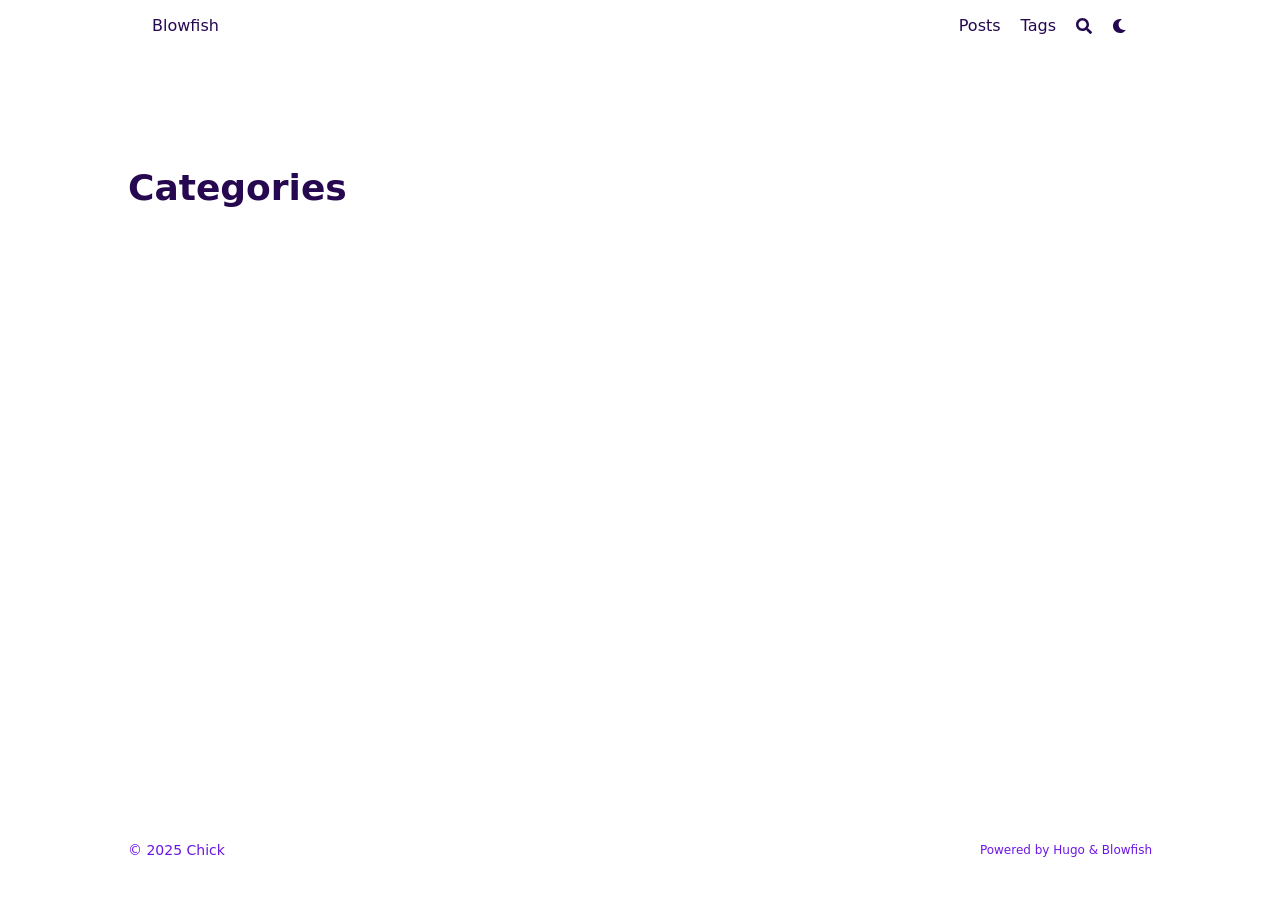
<file: categories/index.html>
<!doctype html>
<html
  lang="en"
  dir="ltr"
  class="scroll-smooth"
  data-default-appearance="light"
  data-auto-appearance="true"><head>
  <meta charset="utf-8">
  
    <meta http-equiv="content-language" content="en">
  
  <meta name="viewport" content="width=device-width, initial-scale=1.0">
  <meta http-equiv="X-UA-Compatible" content="ie=edge">
  <meta name="theme-color">

  
  <title>Categories &middot; Blowfish</title>
    <meta name="title" content="Categories &middot; Blowfish">

  
  
  
  
  
  <link rel="canonical" href="https://chi-ck.github.io/categories/">
  
      <link rel="alternate" type="application/rss+xml" href="/categories/index.xml" title="Blowfish" />
  
  
  
  
  
  
  
  
  
  
    
    
  
  
  <link
    type="text/css"
    rel="stylesheet"
    href="/css/main.bundle.min.499481a978a9a892726b5a7609beecd220d6e2b13fdc919d910d67a97259213c73610ebbfdf751f5c2747d389efd987e8e426e6fd5e172f912b84ad76ac126b4.css"
    integrity="sha512-SZSBqXipqJJya1p2Cb7s0iDW4rE/3JGdkQ1nqXJZITxzYQ67/fdR9cJ0fTie/Zh&#43;jkJub9XhcvkSuErXasEmtA==">

  
  
  <script
    type="text/javascript"
    src="/js/appearance.min.516a16745bea5a9bd011138d254cc0fd3973cd55ce6e15f3dec763e7c7c2c7448f8fe7b54cca811cb821b0c7e12cd161caace1dd794ac3d34d40937cbcc9ee12.js"
    integrity="sha512-UWoWdFvqWpvQERONJUzA/TlzzVXObhXz3sdj58fCx0SPj&#43;e1TMqBHLghsMfhLNFhyqzh3XlKw9NNQJN8vMnuEg=="></script>
  
  
  
  
    
    
    
  
  
  
  
  
  
  
  
  
  
    
    <script
      defer
      type="text/javascript"
      id="script-bundle"
      src="/js/main.bundle.min.a187118b41a60744310065c567365de85730c8495301d0ebae41810cc6f7a47432b1de7d4f3b11338959f1ac50c266be6b4b73acf6bf770016eb59b602cc1aa0.js"
      integrity="sha512-oYcRi0GmB0QxAGXFZzZd6FcwyElTAdDrrkGBDMb3pHQysd59TzsRM4lZ8axQwma&#43;a0tzrPa/dwAW61m2AswaoA=="
      data-copy="Copy"
      data-copied="Copied"></script>
  
  
    
    <script src="/lib/zoom/zoom.min.umd.a527109b68c082a70f3697716dd72a9d5aa8b545cf800cecbbc7399f2ca6f6e0ce3e431f2062b48bbfa47c9ea42822714060bef309be073f49b9c0e30d318d7b.js" integrity="sha512-pScQm2jAgqcPNpdxbdcqnVqotUXPgAzsu8c5nyym9uDOPkMfIGK0i7&#43;kfJ6kKCJxQGC&#43;8wm&#43;Bz9JucDjDTGNew=="></script>
  

  
  
    <link rel="apple-touch-icon" sizes="180x180" href="/apple-touch-icon.png">
    <link rel="icon" type="image/png" sizes="32x32" href="/favicon-32x32.png">
    <link rel="icon" type="image/png" sizes="16x16" href="/favicon-16x16.png">
    <link rel="manifest" href="/site.webmanifest">
  

  
  
  
  
  
  

  
  <meta property="og:url" content="https://chi-ck.github.io/categories/">
  <meta property="og:site_name" content="Blowfish">
  <meta property="og:title" content="Categories">
  <meta property="og:locale" content="en">
  <meta property="og:type" content="website">

  
  <meta name="twitter:card" content="summary">
  <meta name="twitter:title" content="Categories">

  


  
  
    <meta name="author" content="Chick">
  
  

  
  

<script src="/lib/jquery/jquery.slim.min.b0dca576e87d7eaa5850ae4e61759c065786cdb6489d68fcc82240539eebd5da522bdb4fda085ffd245808c8fe2acb2516408eb774ef26b5f6015fc6737c0ea8.js" integrity="sha512-sNylduh9fqpYUK5OYXWcBleGzbZInWj8yCJAU57r1dpSK9tP2ghf/SRYCMj&#43;KsslFkCOt3TvJrX2AV/Gc3wOqA=="></script>


























  

  

  

  

  





  
  





  
  

  
  

  
  

  
  
</head>
<body
    class="flex flex-col h-screen px-6 m-auto text-lg leading-7 max-w-7xl bg-neutral text-neutral-900 dark:bg-neutral-800 dark:text-neutral sm:px-14 md:px-24 lg:px-32 scrollbar-thin scrollbar-track-neutral-200 scrollbar-thumb-neutral-400 dark:scrollbar-track-neutral-800 dark:scrollbar-thumb-neutral-600">
    <div id="the-top" class="absolute flex self-center">
      <a
        class="px-3 py-1 text-sm -translate-y-8 rounded-b-lg bg-primary-200 focus:translate-y-0 dark:bg-neutral-600"
        href="#main-content">
        <span class="font-bold text-primary-600 pe-2 dark:text-primary-400">&darr;</span>
        Skip to main content
      </a>
    </div>
    
    
      <div class="min-h-[148px]"></div>
<div class="fixed inset-x-0 pl-[24px] pr-[24px] z-100">
  <div
    id="menu-blur"
    class="absolute opacity-0 inset-x-0 top-0 h-full single_hero_background nozoom backdrop-blur-2xl shadow-2xl"></div>
  <div class="relative max-w-[64rem] ml-auto mr-auto">
    













<div
  class="main-menu flex items-center justify-between px-4 py-6 sm:px-6 md:justify-start gap-x-3 pt-[2px] pr-0 pb-[3px] pl-0">
  
  

  <div class="flex flex-1 items-center justify-between">
    <nav class="flex space-x-3">
      
        <a href="/" class="text-base font-medium">
          Blowfish
        </a>
      
    </nav>
    
  <nav class="hidden md:flex items-center gap-x-5 md:ml-12 h-12">
    
      
        
  <a
  href="/posts/"
  
  class="flex items-center hover:text-primary-600 dark:hover:text-primary-400">
  
  <p class="text-base font-medium" title="Posts">
    Posts
  </p>
</a>



      
        
  <a
  href="/tags/"
  
  class="flex items-center hover:text-primary-600 dark:hover:text-primary-400">
  
  <p class="text-base font-medium" title="Tags">
    Tags
  </p>
</a>



      
    

    

    

    
      <button
        id="search-button"
        aria-label="Search"
        class="text-base hover:text-primary-600 dark:hover:text-primary-400"
        title="Search (/)">
        <span class="relative block icon"><svg aria-hidden="true" focusable="false" data-prefix="fas" data-icon="search" class="svg-inline--fa fa-search fa-w-16" role="img" xmlns="http://www.w3.org/2000/svg" viewBox="0 0 512 512"><path fill="currentColor" d="M505 442.7L405.3 343c-4.5-4.5-10.6-7-17-7H372c27.6-35.3 44-79.7 44-128C416 93.1 322.9 0 208 0S0 93.1 0 208s93.1 208 208 208c48.3 0 92.7-16.4 128-44v16.3c0 6.4 2.5 12.5 7 17l99.7 99.7c9.4 9.4 24.6 9.4 33.9 0l28.3-28.3c9.4-9.4 9.4-24.6.1-34zM208 336c-70.7 0-128-57.2-128-128 0-70.7 57.2-128 128-128 70.7 0 128 57.2 128 128 0 70.7-57.2 128-128 128z"/></svg>
</span>
      </button>
    

    
      <div class=" flex items-center">
        <button
          id="appearance-switcher"
          aria-label="Dark mode switcher"
          type="button"
          class="text-base hover:text-primary-600 dark:hover:text-primary-400">
          <div class="flex items-center justify-center dark:hidden">
            <span class="relative block icon"><svg xmlns="http://www.w3.org/2000/svg" viewBox="0 0 512 512"><path fill="currentColor" d="M32 256c0-123.8 100.3-224 223.8-224c11.36 0 29.7 1.668 40.9 3.746c9.616 1.777 11.75 14.63 3.279 19.44C245 86.5 211.2 144.6 211.2 207.8c0 109.7 99.71 193 208.3 172.3c9.561-1.805 16.28 9.324 10.11 16.95C387.9 448.6 324.8 480 255.8 480C132.1 480 32 379.6 32 256z"/></svg>
</span>
          </div>
          <div class="items-center justify-center hidden dark:flex">
            <span class="relative block icon"><svg xmlns="http://www.w3.org/2000/svg" viewBox="0 0 512 512"><path fill="currentColor" d="M256 159.1c-53.02 0-95.1 42.98-95.1 95.1S202.1 351.1 256 351.1s95.1-42.98 95.1-95.1S309 159.1 256 159.1zM509.3 347L446.1 255.1l63.15-91.01c6.332-9.125 1.104-21.74-9.826-23.72l-109-19.7l-19.7-109c-1.975-10.93-14.59-16.16-23.72-9.824L256 65.89L164.1 2.736c-9.125-6.332-21.74-1.107-23.72 9.824L121.6 121.6L12.56 141.3C1.633 143.2-3.596 155.9 2.736 164.1L65.89 256l-63.15 91.01c-6.332 9.125-1.105 21.74 9.824 23.72l109 19.7l19.7 109c1.975 10.93 14.59 16.16 23.72 9.824L256 446.1l91.01 63.15c9.127 6.334 21.75 1.107 23.72-9.822l19.7-109l109-19.7C510.4 368.8 515.6 356.1 509.3 347zM256 383.1c-70.69 0-127.1-57.31-127.1-127.1c0-70.69 57.31-127.1 127.1-127.1s127.1 57.3 127.1 127.1C383.1 326.7 326.7 383.1 256 383.1z"/></svg>
</span>
          </div>
        </button>
      </div>
    
  </nav>

    
  <div class="flex md:hidden items-center gap-x-5 md:ml-12 h-12">
    <span></span>

    

    

    
      <button
        id="search-button-mobile"
        aria-label="Search"
        class="text-base hover:text-primary-600 dark:hover:text-primary-400"
        title="Search (/)">
        <span class="relative block icon"><svg aria-hidden="true" focusable="false" data-prefix="fas" data-icon="search" class="svg-inline--fa fa-search fa-w-16" role="img" xmlns="http://www.w3.org/2000/svg" viewBox="0 0 512 512"><path fill="currentColor" d="M505 442.7L405.3 343c-4.5-4.5-10.6-7-17-7H372c27.6-35.3 44-79.7 44-128C416 93.1 322.9 0 208 0S0 93.1 0 208s93.1 208 208 208c48.3 0 92.7-16.4 128-44v16.3c0 6.4 2.5 12.5 7 17l99.7 99.7c9.4 9.4 24.6 9.4 33.9 0l28.3-28.3c9.4-9.4 9.4-24.6.1-34zM208 336c-70.7 0-128-57.2-128-128 0-70.7 57.2-128 128-128 70.7 0 128 57.2 128 128 0 70.7-57.2 128-128 128z"/></svg>
</span>
      </button>
    

    
      <button
        id="appearance-switcher-mobile"
        aria-label="Dark mode switcher"
        type="button"
        class="text-base hover:text-primary-600 dark:hover:text-primary-400 me-1">
        <div class="flex items-center justify-center dark:hidden">
          <span class="relative block icon"><svg xmlns="http://www.w3.org/2000/svg" viewBox="0 0 512 512"><path fill="currentColor" d="M32 256c0-123.8 100.3-224 223.8-224c11.36 0 29.7 1.668 40.9 3.746c9.616 1.777 11.75 14.63 3.279 19.44C245 86.5 211.2 144.6 211.2 207.8c0 109.7 99.71 193 208.3 172.3c9.561-1.805 16.28 9.324 10.11 16.95C387.9 448.6 324.8 480 255.8 480C132.1 480 32 379.6 32 256z"/></svg>
</span>
        </div>
        <div class="items-center justify-center hidden dark:flex">
          <span class="relative block icon"><svg xmlns="http://www.w3.org/2000/svg" viewBox="0 0 512 512"><path fill="currentColor" d="M256 159.1c-53.02 0-95.1 42.98-95.1 95.1S202.1 351.1 256 351.1s95.1-42.98 95.1-95.1S309 159.1 256 159.1zM509.3 347L446.1 255.1l63.15-91.01c6.332-9.125 1.104-21.74-9.826-23.72l-109-19.7l-19.7-109c-1.975-10.93-14.59-16.16-23.72-9.824L256 65.89L164.1 2.736c-9.125-6.332-21.74-1.107-23.72 9.824L121.6 121.6L12.56 141.3C1.633 143.2-3.596 155.9 2.736 164.1L65.89 256l-63.15 91.01c-6.332 9.125-1.105 21.74 9.824 23.72l109 19.7l19.7 109c1.975 10.93 14.59 16.16 23.72 9.824L256 446.1l91.01 63.15c9.127 6.334 21.75 1.107 23.72-9.822l19.7-109l109-19.7C510.4 368.8 515.6 356.1 509.3 347zM256 383.1c-70.69 0-127.1-57.31-127.1-127.1c0-70.69 57.31-127.1 127.1-127.1s127.1 57.3 127.1 127.1C383.1 326.7 326.7 383.1 256 383.1z"/></svg>
</span>
        </div>
      </button>
    
  </div>

  </div>
  
  <div class="-my-2 md:hidden">
    <div id="menu-button" class="block">
      
        <div class="cursor-pointer hover:text-primary-600 dark:hover:text-primary-400">
          <span class="relative block icon"><svg xmlns="http://www.w3.org/2000/svg" viewBox="0 0 448 512"><path fill="currentColor" d="M0 96C0 78.33 14.33 64 32 64H416C433.7 64 448 78.33 448 96C448 113.7 433.7 128 416 128H32C14.33 128 0 113.7 0 96zM0 256C0 238.3 14.33 224 32 224H416C433.7 224 448 238.3 448 256C448 273.7 433.7 288 416 288H32C14.33 288 0 273.7 0 256zM416 448H32C14.33 448 0 433.7 0 416C0 398.3 14.33 384 32 384H416C433.7 384 448 398.3 448 416C448 433.7 433.7 448 416 448z"/></svg>
</span>
        </div>
        <div
          id="menu-wrapper"
          class="fixed inset-0 z-30 invisible w-screen h-screen m-0 overflow-auto transition-opacity opacity-0 cursor-default bg-neutral-100/50 backdrop-blur-sm dark:bg-neutral-900/50 pt-[5px]">
          <ul
            class="flex space-y-2 mt-3 flex-col items-end w-full px-6 py-6 mx-auto overflow-visible list-none text-end max-w-7xl">
            <li id="menu-close-button">
              <span
                class="cursor-pointer inline-block align-text-bottom hover:text-primary-600 dark:hover:text-primary-400">
                <span class="relative block icon"><svg xmlns="http://www.w3.org/2000/svg" viewBox="0 0 320 512"><path fill="currentColor" d="M310.6 361.4c12.5 12.5 12.5 32.75 0 45.25C304.4 412.9 296.2 416 288 416s-16.38-3.125-22.62-9.375L160 301.3L54.63 406.6C48.38 412.9 40.19 416 32 416S15.63 412.9 9.375 406.6c-12.5-12.5-12.5-32.75 0-45.25l105.4-105.4L9.375 150.6c-12.5-12.5-12.5-32.75 0-45.25s32.75-12.5 45.25 0L160 210.8l105.4-105.4c12.5-12.5 32.75-12.5 45.25 0s12.5 32.75 0 45.25l-105.4 105.4L310.6 361.4z"/></svg>
</span>
              </span>
            </li>

            
              
  <li class="mt-1">
  <a
    href="/posts/"
    
    class="flex items-center hover:text-primary-600 dark:hover:text-primary-400">
    
    <p class="text-bg font-bg" title="Posts">
      Posts
    </p>
  </a>
</li>



            
              
  <li class="mt-1">
  <a
    href="/tags/"
    
    class="flex items-center hover:text-primary-600 dark:hover:text-primary-400">
    
    <p class="text-bg font-bg" title="Tags">
      Tags
    </p>
  </a>
</li>



            

          </ul>
          
        </div>
      
    </div>
  </div>

</div>





  </div>
</div>


<script
  type="text/javascript"
  src="/js/background-blur.min.00a57c73ea12f2cab2980c3c3d649e89f6d82f190f74bbe2b67f2f5e39ab7d032ece47086400ca05396758aace13299da49aca43ea643d2625e62c506267a169.js"
  integrity="sha512-AKV8c&#43;oS8sqymAw8PWSeifbYLxkPdLvitn8vXjmrfQMuzkcIZADKBTlnWKrOEymdpJrKQ&#43;pkPSYl5ixQYmehaQ=="
  data-blur-id="menu-blur"></script>

    
    <div class="relative flex flex-col grow">
      <main id="main-content" class="grow">
        
  
  <header>
    
    <h1 class="mt-5 text-4xl font-extrabold text-neutral-900 dark:text-neutral">Categories</h1>
    <div class="mt-1 mb-2 text-base text-neutral-500 dark:text-neutral-400 print:hidden">
      





  
  



  

  

  

  

  


  <div class="flex flex-row flex-wrap items-center">
    
    
  </div>


    </div>
  </header>
  

  

    <section class="flex flex-wrap max-w-prose -mx-2 overflow-hidden">
      
    </section>
  


        
      </main><footer id="site-footer" class="py-10 print:hidden">
  
  
    
  
  <div class="flex items-center justify-between">
    
    
      <p class="text-sm text-neutral-500 dark:text-neutral-400">
          &copy;
          2025
          Chick
      </p>
    

    
    
      <p class="text-xs text-neutral-500 dark:text-neutral-400">
        
        
        Powered by <a class="hover:underline hover:decoration-primary-400 hover:text-primary-500"
          href="https://gohugo.io/" target="_blank" rel="noopener noreferrer">Hugo</a> &amp; <a class="hover:underline hover:decoration-primary-400 hover:text-primary-500"
          href="https://blowfish.page/" target="_blank" rel="noopener noreferrer">Blowfish</a>
      </p>
    
  </div>
  
    <script>
      mediumZoom(document.querySelectorAll("img:not(.nozoom)"), {
        margin: 24,
        background: "rgba(0,0,0,0.5)",
        scrollOffset: 0,
      });
    </script>
  
  
  
  <script
    type="text/javascript"
    src="/js/process.min.ee03488f19c93c2efb199e2e3014ea5f3cb2ce7d45154adb3399a158cac27ca52831db249ede5bb602700ef87eb02434139de0858af1818ab0fb4182472204a4.js"
    integrity="sha512-7gNIjxnJPC77GZ4uMBTqXzyyzn1FFUrbM5mhWMrCfKUoMdsknt5btgJwDvh&#43;sCQ0E53ghYrxgYqw&#43;0GCRyIEpA=="></script>
  
  
</footer>
<div
  id="search-wrapper"
  class="invisible fixed inset-0 flex h-screen w-screen cursor-default flex-col bg-neutral-500/50 p-4 backdrop-blur-sm dark:bg-neutral-900/50 sm:p-6 md:p-[10vh] lg:p-[12vh] z-500"
  data-url="https://chi-ck.github.io/">
  <div
    id="search-modal"
    class="flex flex-col w-full max-w-3xl min-h-0 mx-auto border rounded-md shadow-lg top-20 border-neutral-200 bg-neutral dark:border-neutral-700 dark:bg-neutral-800">
    <header class="relative z-10 flex items-center justify-between flex-none px-2">
      <form class="flex items-center flex-auto min-w-0">
        <div class="flex items-center justify-center w-8 h-8 text-neutral-400">
          <span class="relative block icon"><svg aria-hidden="true" focusable="false" data-prefix="fas" data-icon="search" class="svg-inline--fa fa-search fa-w-16" role="img" xmlns="http://www.w3.org/2000/svg" viewBox="0 0 512 512"><path fill="currentColor" d="M505 442.7L405.3 343c-4.5-4.5-10.6-7-17-7H372c27.6-35.3 44-79.7 44-128C416 93.1 322.9 0 208 0S0 93.1 0 208s93.1 208 208 208c48.3 0 92.7-16.4 128-44v16.3c0 6.4 2.5 12.5 7 17l99.7 99.7c9.4 9.4 24.6 9.4 33.9 0l28.3-28.3c9.4-9.4 9.4-24.6.1-34zM208 336c-70.7 0-128-57.2-128-128 0-70.7 57.2-128 128-128 70.7 0 128 57.2 128 128 0 70.7-57.2 128-128 128z"/></svg>
</span>
        </div>
        <input
          type="search"
          id="search-query"
          class="flex flex-auto h-12 mx-1 bg-transparent appearance-none focus:outline-dotted focus:outline-2 focus:outline-transparent"
          placeholder="Search"
          tabindex="0">
      </form>
      <button
        id="close-search-button"
        class="flex items-center justify-center w-8 h-8 text-neutral-700 hover:text-primary-600 dark:text-neutral dark:hover:text-primary-400"
        title="Close (Esc)">
        <span class="relative block icon"><svg xmlns="http://www.w3.org/2000/svg" viewBox="0 0 320 512"><path fill="currentColor" d="M310.6 361.4c12.5 12.5 12.5 32.75 0 45.25C304.4 412.9 296.2 416 288 416s-16.38-3.125-22.62-9.375L160 301.3L54.63 406.6C48.38 412.9 40.19 416 32 416S15.63 412.9 9.375 406.6c-12.5-12.5-12.5-32.75 0-45.25l105.4-105.4L9.375 150.6c-12.5-12.5-12.5-32.75 0-45.25s32.75-12.5 45.25 0L160 210.8l105.4-105.4c12.5-12.5 32.75-12.5 45.25 0s12.5 32.75 0 45.25l-105.4 105.4L310.6 361.4z"/></svg>
</span>
      </button>
    </header>
    <section class="flex-auto px-2 overflow-auto">
      <ul id="search-results">
        
      </ul>
    </section>
  </div>
</div>

    </div>
  </body>
  
</html>
</file>
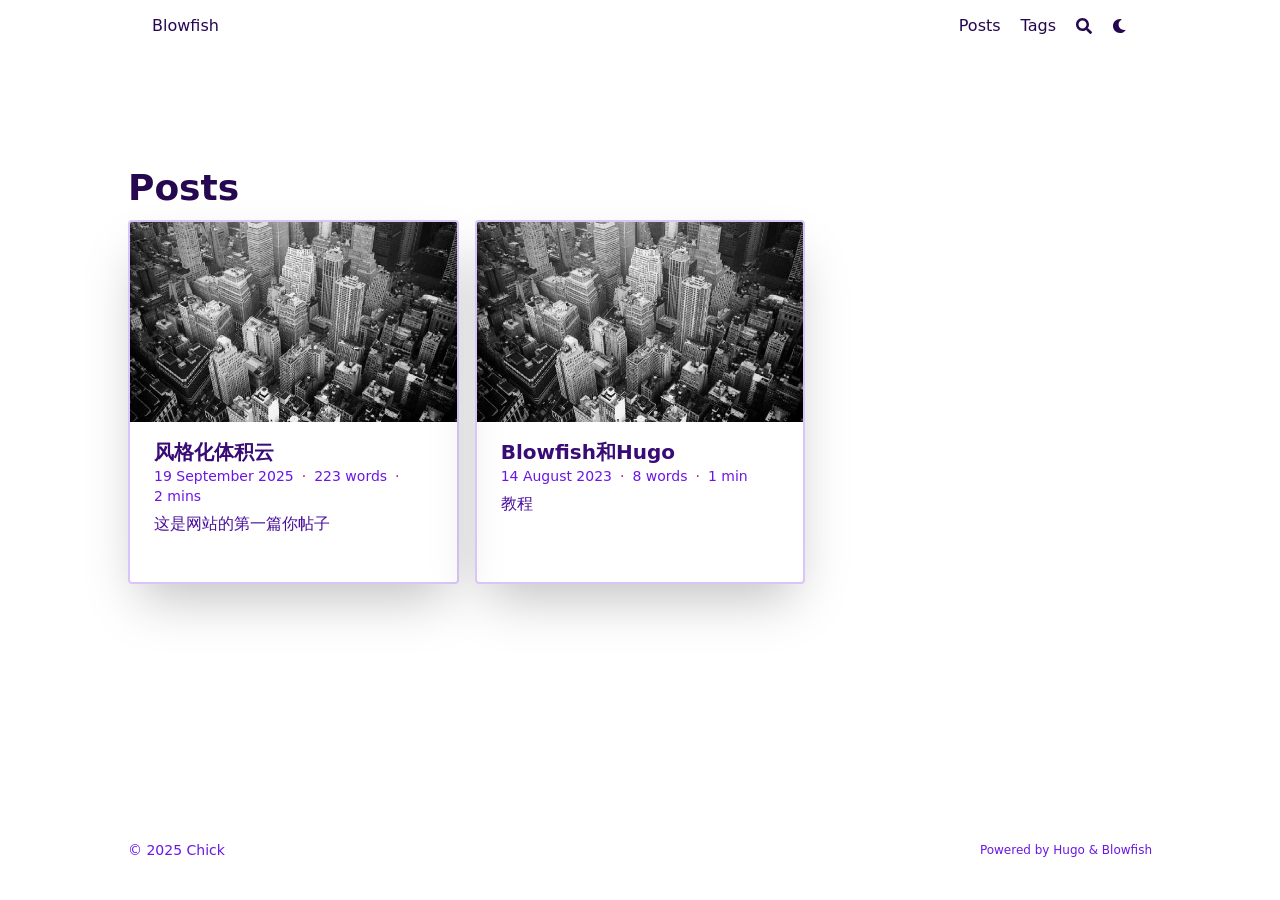
<file: posts/index.html>
<!doctype html>
<html
  lang="en"
  dir="ltr"
  class="scroll-smooth"
  data-default-appearance="light"
  data-auto-appearance="true"><head>
  <meta charset="utf-8">
  
    <meta http-equiv="content-language" content="en">
  
  <meta name="viewport" content="width=device-width, initial-scale=1.0">
  <meta http-equiv="X-UA-Compatible" content="ie=edge">
  <meta name="theme-color">

  
  <title>Posts &middot; Blowfish</title>
    <meta name="title" content="Posts &middot; Blowfish">

  
  
  
  
  
  <link rel="canonical" href="https://chi-ck.github.io/posts/">
  
      <link rel="alternate" type="application/rss+xml" href="/posts/index.xml" title="Blowfish" />
  
  
  
  
  
  
  
  
  
  
    
    
  
  
  <link
    type="text/css"
    rel="stylesheet"
    href="/css/main.bundle.min.499481a978a9a892726b5a7609beecd220d6e2b13fdc919d910d67a97259213c73610ebbfdf751f5c2747d389efd987e8e426e6fd5e172f912b84ad76ac126b4.css"
    integrity="sha512-SZSBqXipqJJya1p2Cb7s0iDW4rE/3JGdkQ1nqXJZITxzYQ67/fdR9cJ0fTie/Zh&#43;jkJub9XhcvkSuErXasEmtA==">

  
  
  <script
    type="text/javascript"
    src="/js/appearance.min.516a16745bea5a9bd011138d254cc0fd3973cd55ce6e15f3dec763e7c7c2c7448f8fe7b54cca811cb821b0c7e12cd161caace1dd794ac3d34d40937cbcc9ee12.js"
    integrity="sha512-UWoWdFvqWpvQERONJUzA/TlzzVXObhXz3sdj58fCx0SPj&#43;e1TMqBHLghsMfhLNFhyqzh3XlKw9NNQJN8vMnuEg=="></script>
  
  
  
  
    
    
    
  
  
  
  
  
  
  
  
  
  
    
    <script
      defer
      type="text/javascript"
      id="script-bundle"
      src="/js/main.bundle.min.a187118b41a60744310065c567365de85730c8495301d0ebae41810cc6f7a47432b1de7d4f3b11338959f1ac50c266be6b4b73acf6bf770016eb59b602cc1aa0.js"
      integrity="sha512-oYcRi0GmB0QxAGXFZzZd6FcwyElTAdDrrkGBDMb3pHQysd59TzsRM4lZ8axQwma&#43;a0tzrPa/dwAW61m2AswaoA=="
      data-copy="Copy"
      data-copied="Copied"></script>
  
  
    
    <script src="/lib/zoom/zoom.min.umd.a527109b68c082a70f3697716dd72a9d5aa8b545cf800cecbbc7399f2ca6f6e0ce3e431f2062b48bbfa47c9ea42822714060bef309be073f49b9c0e30d318d7b.js" integrity="sha512-pScQm2jAgqcPNpdxbdcqnVqotUXPgAzsu8c5nyym9uDOPkMfIGK0i7&#43;kfJ6kKCJxQGC&#43;8wm&#43;Bz9JucDjDTGNew=="></script>
  

  
  
    <link rel="apple-touch-icon" sizes="180x180" href="/apple-touch-icon.png">
    <link rel="icon" type="image/png" sizes="32x32" href="/favicon-32x32.png">
    <link rel="icon" type="image/png" sizes="16x16" href="/favicon-16x16.png">
    <link rel="manifest" href="/site.webmanifest">
  

  
  
  
  
  
  

  
  <meta property="og:url" content="https://chi-ck.github.io/posts/">
  <meta property="og:site_name" content="Blowfish">
  <meta property="og:title" content="Posts">
  <meta property="og:locale" content="en">
  <meta property="og:type" content="website">

  
  <meta name="twitter:card" content="summary">
  <meta name="twitter:title" content="Posts">

  


  
  
    <meta name="author" content="Chick">
  
  

  
  

<script src="/lib/jquery/jquery.slim.min.b0dca576e87d7eaa5850ae4e61759c065786cdb6489d68fcc82240539eebd5da522bdb4fda085ffd245808c8fe2acb2516408eb774ef26b5f6015fc6737c0ea8.js" integrity="sha512-sNylduh9fqpYUK5OYXWcBleGzbZInWj8yCJAU57r1dpSK9tP2ghf/SRYCMj&#43;KsslFkCOt3TvJrX2AV/Gc3wOqA=="></script>


























  

  

  

  

  





  
  





  
  

  
  

  
  

  
  
</head>
<body
    class="flex flex-col h-screen px-6 m-auto text-lg leading-7 max-w-7xl bg-neutral text-neutral-900 dark:bg-neutral-800 dark:text-neutral sm:px-14 md:px-24 lg:px-32 scrollbar-thin scrollbar-track-neutral-200 scrollbar-thumb-neutral-400 dark:scrollbar-track-neutral-800 dark:scrollbar-thumb-neutral-600">
    <div id="the-top" class="absolute flex self-center">
      <a
        class="px-3 py-1 text-sm -translate-y-8 rounded-b-lg bg-primary-200 focus:translate-y-0 dark:bg-neutral-600"
        href="#main-content">
        <span class="font-bold text-primary-600 pe-2 dark:text-primary-400">&darr;</span>
        Skip to main content
      </a>
    </div>
    
    
      <div class="min-h-[148px]"></div>
<div class="fixed inset-x-0 pl-[24px] pr-[24px] z-100">
  <div
    id="menu-blur"
    class="absolute opacity-0 inset-x-0 top-0 h-full single_hero_background nozoom backdrop-blur-2xl shadow-2xl"></div>
  <div class="relative max-w-[64rem] ml-auto mr-auto">
    













<div
  class="main-menu flex items-center justify-between px-4 py-6 sm:px-6 md:justify-start gap-x-3 pt-[2px] pr-0 pb-[3px] pl-0">
  
  

  <div class="flex flex-1 items-center justify-between">
    <nav class="flex space-x-3">
      
        <a href="/" class="text-base font-medium">
          Blowfish
        </a>
      
    </nav>
    
  <nav class="hidden md:flex items-center gap-x-5 md:ml-12 h-12">
    
      
        
  <a
  href="/posts/"
  
  class="flex items-center hover:text-primary-600 dark:hover:text-primary-400">
  
  <p class="text-base font-medium" title="Posts">
    Posts
  </p>
</a>



      
        
  <a
  href="/tags/"
  
  class="flex items-center hover:text-primary-600 dark:hover:text-primary-400">
  
  <p class="text-base font-medium" title="Tags">
    Tags
  </p>
</a>



      
    

    

    

    
      <button
        id="search-button"
        aria-label="Search"
        class="text-base hover:text-primary-600 dark:hover:text-primary-400"
        title="Search (/)">
        <span class="relative block icon"><svg aria-hidden="true" focusable="false" data-prefix="fas" data-icon="search" class="svg-inline--fa fa-search fa-w-16" role="img" xmlns="http://www.w3.org/2000/svg" viewBox="0 0 512 512"><path fill="currentColor" d="M505 442.7L405.3 343c-4.5-4.5-10.6-7-17-7H372c27.6-35.3 44-79.7 44-128C416 93.1 322.9 0 208 0S0 93.1 0 208s93.1 208 208 208c48.3 0 92.7-16.4 128-44v16.3c0 6.4 2.5 12.5 7 17l99.7 99.7c9.4 9.4 24.6 9.4 33.9 0l28.3-28.3c9.4-9.4 9.4-24.6.1-34zM208 336c-70.7 0-128-57.2-128-128 0-70.7 57.2-128 128-128 70.7 0 128 57.2 128 128 0 70.7-57.2 128-128 128z"/></svg>
</span>
      </button>
    

    
      <div class=" flex items-center">
        <button
          id="appearance-switcher"
          aria-label="Dark mode switcher"
          type="button"
          class="text-base hover:text-primary-600 dark:hover:text-primary-400">
          <div class="flex items-center justify-center dark:hidden">
            <span class="relative block icon"><svg xmlns="http://www.w3.org/2000/svg" viewBox="0 0 512 512"><path fill="currentColor" d="M32 256c0-123.8 100.3-224 223.8-224c11.36 0 29.7 1.668 40.9 3.746c9.616 1.777 11.75 14.63 3.279 19.44C245 86.5 211.2 144.6 211.2 207.8c0 109.7 99.71 193 208.3 172.3c9.561-1.805 16.28 9.324 10.11 16.95C387.9 448.6 324.8 480 255.8 480C132.1 480 32 379.6 32 256z"/></svg>
</span>
          </div>
          <div class="items-center justify-center hidden dark:flex">
            <span class="relative block icon"><svg xmlns="http://www.w3.org/2000/svg" viewBox="0 0 512 512"><path fill="currentColor" d="M256 159.1c-53.02 0-95.1 42.98-95.1 95.1S202.1 351.1 256 351.1s95.1-42.98 95.1-95.1S309 159.1 256 159.1zM509.3 347L446.1 255.1l63.15-91.01c6.332-9.125 1.104-21.74-9.826-23.72l-109-19.7l-19.7-109c-1.975-10.93-14.59-16.16-23.72-9.824L256 65.89L164.1 2.736c-9.125-6.332-21.74-1.107-23.72 9.824L121.6 121.6L12.56 141.3C1.633 143.2-3.596 155.9 2.736 164.1L65.89 256l-63.15 91.01c-6.332 9.125-1.105 21.74 9.824 23.72l109 19.7l19.7 109c1.975 10.93 14.59 16.16 23.72 9.824L256 446.1l91.01 63.15c9.127 6.334 21.75 1.107 23.72-9.822l19.7-109l109-19.7C510.4 368.8 515.6 356.1 509.3 347zM256 383.1c-70.69 0-127.1-57.31-127.1-127.1c0-70.69 57.31-127.1 127.1-127.1s127.1 57.3 127.1 127.1C383.1 326.7 326.7 383.1 256 383.1z"/></svg>
</span>
          </div>
        </button>
      </div>
    
  </nav>

    
  <div class="flex md:hidden items-center gap-x-5 md:ml-12 h-12">
    <span></span>

    

    

    
      <button
        id="search-button-mobile"
        aria-label="Search"
        class="text-base hover:text-primary-600 dark:hover:text-primary-400"
        title="Search (/)">
        <span class="relative block icon"><svg aria-hidden="true" focusable="false" data-prefix="fas" data-icon="search" class="svg-inline--fa fa-search fa-w-16" role="img" xmlns="http://www.w3.org/2000/svg" viewBox="0 0 512 512"><path fill="currentColor" d="M505 442.7L405.3 343c-4.5-4.5-10.6-7-17-7H372c27.6-35.3 44-79.7 44-128C416 93.1 322.9 0 208 0S0 93.1 0 208s93.1 208 208 208c48.3 0 92.7-16.4 128-44v16.3c0 6.4 2.5 12.5 7 17l99.7 99.7c9.4 9.4 24.6 9.4 33.9 0l28.3-28.3c9.4-9.4 9.4-24.6.1-34zM208 336c-70.7 0-128-57.2-128-128 0-70.7 57.2-128 128-128 70.7 0 128 57.2 128 128 0 70.7-57.2 128-128 128z"/></svg>
</span>
      </button>
    

    
      <button
        id="appearance-switcher-mobile"
        aria-label="Dark mode switcher"
        type="button"
        class="text-base hover:text-primary-600 dark:hover:text-primary-400 me-1">
        <div class="flex items-center justify-center dark:hidden">
          <span class="relative block icon"><svg xmlns="http://www.w3.org/2000/svg" viewBox="0 0 512 512"><path fill="currentColor" d="M32 256c0-123.8 100.3-224 223.8-224c11.36 0 29.7 1.668 40.9 3.746c9.616 1.777 11.75 14.63 3.279 19.44C245 86.5 211.2 144.6 211.2 207.8c0 109.7 99.71 193 208.3 172.3c9.561-1.805 16.28 9.324 10.11 16.95C387.9 448.6 324.8 480 255.8 480C132.1 480 32 379.6 32 256z"/></svg>
</span>
        </div>
        <div class="items-center justify-center hidden dark:flex">
          <span class="relative block icon"><svg xmlns="http://www.w3.org/2000/svg" viewBox="0 0 512 512"><path fill="currentColor" d="M256 159.1c-53.02 0-95.1 42.98-95.1 95.1S202.1 351.1 256 351.1s95.1-42.98 95.1-95.1S309 159.1 256 159.1zM509.3 347L446.1 255.1l63.15-91.01c6.332-9.125 1.104-21.74-9.826-23.72l-109-19.7l-19.7-109c-1.975-10.93-14.59-16.16-23.72-9.824L256 65.89L164.1 2.736c-9.125-6.332-21.74-1.107-23.72 9.824L121.6 121.6L12.56 141.3C1.633 143.2-3.596 155.9 2.736 164.1L65.89 256l-63.15 91.01c-6.332 9.125-1.105 21.74 9.824 23.72l109 19.7l19.7 109c1.975 10.93 14.59 16.16 23.72 9.824L256 446.1l91.01 63.15c9.127 6.334 21.75 1.107 23.72-9.822l19.7-109l109-19.7C510.4 368.8 515.6 356.1 509.3 347zM256 383.1c-70.69 0-127.1-57.31-127.1-127.1c0-70.69 57.31-127.1 127.1-127.1s127.1 57.3 127.1 127.1C383.1 326.7 326.7 383.1 256 383.1z"/></svg>
</span>
        </div>
      </button>
    
  </div>

  </div>
  
  <div class="-my-2 md:hidden">
    <div id="menu-button" class="block">
      
        <div class="cursor-pointer hover:text-primary-600 dark:hover:text-primary-400">
          <span class="relative block icon"><svg xmlns="http://www.w3.org/2000/svg" viewBox="0 0 448 512"><path fill="currentColor" d="M0 96C0 78.33 14.33 64 32 64H416C433.7 64 448 78.33 448 96C448 113.7 433.7 128 416 128H32C14.33 128 0 113.7 0 96zM0 256C0 238.3 14.33 224 32 224H416C433.7 224 448 238.3 448 256C448 273.7 433.7 288 416 288H32C14.33 288 0 273.7 0 256zM416 448H32C14.33 448 0 433.7 0 416C0 398.3 14.33 384 32 384H416C433.7 384 448 398.3 448 416C448 433.7 433.7 448 416 448z"/></svg>
</span>
        </div>
        <div
          id="menu-wrapper"
          class="fixed inset-0 z-30 invisible w-screen h-screen m-0 overflow-auto transition-opacity opacity-0 cursor-default bg-neutral-100/50 backdrop-blur-sm dark:bg-neutral-900/50 pt-[5px]">
          <ul
            class="flex space-y-2 mt-3 flex-col items-end w-full px-6 py-6 mx-auto overflow-visible list-none text-end max-w-7xl">
            <li id="menu-close-button">
              <span
                class="cursor-pointer inline-block align-text-bottom hover:text-primary-600 dark:hover:text-primary-400">
                <span class="relative block icon"><svg xmlns="http://www.w3.org/2000/svg" viewBox="0 0 320 512"><path fill="currentColor" d="M310.6 361.4c12.5 12.5 12.5 32.75 0 45.25C304.4 412.9 296.2 416 288 416s-16.38-3.125-22.62-9.375L160 301.3L54.63 406.6C48.38 412.9 40.19 416 32 416S15.63 412.9 9.375 406.6c-12.5-12.5-12.5-32.75 0-45.25l105.4-105.4L9.375 150.6c-12.5-12.5-12.5-32.75 0-45.25s32.75-12.5 45.25 0L160 210.8l105.4-105.4c12.5-12.5 32.75-12.5 45.25 0s12.5 32.75 0 45.25l-105.4 105.4L310.6 361.4z"/></svg>
</span>
              </span>
            </li>

            
              
  <li class="mt-1">
  <a
    href="/posts/"
    
    class="flex items-center hover:text-primary-600 dark:hover:text-primary-400">
    
    <p class="text-bg font-bg" title="Posts">
      Posts
    </p>
  </a>
</li>



            
              
  <li class="mt-1">
  <a
    href="/tags/"
    
    class="flex items-center hover:text-primary-600 dark:hover:text-primary-400">
    
    <p class="text-bg font-bg" title="Tags">
      Tags
    </p>
  </a>
</li>



            

          </ul>
          
        </div>
      
    </div>
  </div>

</div>





  </div>
</div>


<script
  type="text/javascript"
  src="/js/background-blur.min.00a57c73ea12f2cab2980c3c3d649e89f6d82f190f74bbe2b67f2f5e39ab7d032ece47086400ca05396758aace13299da49aca43ea643d2625e62c506267a169.js"
  integrity="sha512-AKV8c&#43;oS8sqymAw8PWSeifbYLxkPdLvitn8vXjmrfQMuzkcIZADKBTlnWKrOEymdpJrKQ&#43;pkPSYl5ixQYmehaQ=="
  data-blur-id="menu-blur"></script>

    
    <div class="relative flex flex-col grow">
      <main id="main-content" class="grow">
        
  
  
  

  
  

  
  <header>
    
    <h1 class="mt-5 text-4xl font-extrabold text-neutral-900 dark:text-neutral">Posts</h1>
    <div class="mt-1 mb-2 text-base text-neutral-500 dark:text-neutral-400 print:hidden">
      





  
  



  

  

  

  

  


  <div class="flex flex-row flex-wrap items-center">
    
    
  </div>


    </div>
    
    
  </header>

  
  
  
  <section class="mt-0 prose flex max-w-full flex-col dark:prose-invert lg:flex-row">
    
    <div class="min-w-0 min-h-0 max-w-prose">
      
    </div>
  </section>

  
  
    
    
    
    
    

    
      
        
          <section class="w-full grid gap-4 sm:grid-cols-2 md:grid-cols-3">
            
              
                
                  
<div
  class="group-hover-card group relative min-h-full min-w-full overflow-hidden rounded border border-2 border-neutral-200 shadow-2xl dark:border-neutral-700">
  <a
    
  href="/posts/myfirstpost/"
    class="absolute inset-0"
    aria-label="风格化体积云"></a>
        
          <div class="thumbnail_card nozoom w-full" style="background-image:url(/posts/myfirstpost/featured_hu_b319a38d23e2471e.jpg);"></div>
        
      
  <div class="px-6 py-4">
    
      <div
        class="group-hover-card-title decoration-primary-500 dark:text-neutral text-xl font-bold text-neutral-800 group-hover:underline group-hover:underline-offset-2">
        风格化体积云
      </div>
    
    <div class="group-hover-cancel text-sm text-neutral-500 dark:text-neutral-400">
      







  

  
  
  

  
  
    
  

  
    
  

  

  
    
  

  
    
  

  

  

  

  

  


  <div class="flex flex-row flex-wrap items-center">
    
    
      <time datetime="2025-09-19T00:00:00&#43;00:00">19 September 2025</time><span class="px-2 text-primary-500">&middot;</span><span>223 words</span><span class="px-2 text-primary-500">&middot;</span><span title="Reading time">2 mins</span>
    

    
    
  </div>

  

  
  

  
  



    </div>
    
      <div class="prose dark:prose-invert py-1">这是网站的第一篇你帖子</div>
    
  </div>
  <div class="px-6 pt-4 pb-2"></div>
</div>

                
              
                
                  
<div
  class="group-hover-card group relative min-h-full min-w-full overflow-hidden rounded border border-2 border-neutral-200 shadow-2xl dark:border-neutral-700">
  <a
    
  href="/posts/hugo/"
    class="absolute inset-0"
    aria-label="Blowfish和Hugo"></a>
        
          <div class="thumbnail_card nozoom w-full" style="background-image:url(/posts/hugo/featured_hu_b319a38d23e2471e.jpg);"></div>
        
      
  <div class="px-6 py-4">
    
      <div
        class="group-hover-card-title decoration-primary-500 dark:text-neutral text-xl font-bold text-neutral-800 group-hover:underline group-hover:underline-offset-2">
        Blowfish和Hugo
      </div>
    
    <div class="group-hover-cancel text-sm text-neutral-500 dark:text-neutral-400">
      







  

  
  
  

  
  
    
  

  
    
  

  

  
    
  

  
    
  

  

  

  

  

  


  <div class="flex flex-row flex-wrap items-center">
    
    
      <time datetime="2023-08-14T00:00:00&#43;00:00">14 August 2023</time><span class="px-2 text-primary-500">&middot;</span><span>8 words</span><span class="px-2 text-primary-500">&middot;</span><span title="Reading time">1 min</span>
    

    
    
  </div>

  

  
  

  
  



    </div>
    
      <div class="prose dark:prose-invert py-1">教程</div>
    
  </div>
  <div class="px-6 pt-4 pb-2"></div>
</div>

                
              
            
          </section>
        
      
    
  
  
  

        
      </main><footer id="site-footer" class="py-10 print:hidden">
  
  
    
  
  <div class="flex items-center justify-between">
    
    
      <p class="text-sm text-neutral-500 dark:text-neutral-400">
          &copy;
          2025
          Chick
      </p>
    

    
    
      <p class="text-xs text-neutral-500 dark:text-neutral-400">
        
        
        Powered by <a class="hover:underline hover:decoration-primary-400 hover:text-primary-500"
          href="https://gohugo.io/" target="_blank" rel="noopener noreferrer">Hugo</a> &amp; <a class="hover:underline hover:decoration-primary-400 hover:text-primary-500"
          href="https://blowfish.page/" target="_blank" rel="noopener noreferrer">Blowfish</a>
      </p>
    
  </div>
  
    <script>
      mediumZoom(document.querySelectorAll("img:not(.nozoom)"), {
        margin: 24,
        background: "rgba(0,0,0,0.5)",
        scrollOffset: 0,
      });
    </script>
  
  
  
  <script
    type="text/javascript"
    src="/js/process.min.ee03488f19c93c2efb199e2e3014ea5f3cb2ce7d45154adb3399a158cac27ca52831db249ede5bb602700ef87eb02434139de0858af1818ab0fb4182472204a4.js"
    integrity="sha512-7gNIjxnJPC77GZ4uMBTqXzyyzn1FFUrbM5mhWMrCfKUoMdsknt5btgJwDvh&#43;sCQ0E53ghYrxgYqw&#43;0GCRyIEpA=="></script>
  
  
</footer>
<div
  id="search-wrapper"
  class="invisible fixed inset-0 flex h-screen w-screen cursor-default flex-col bg-neutral-500/50 p-4 backdrop-blur-sm dark:bg-neutral-900/50 sm:p-6 md:p-[10vh] lg:p-[12vh] z-500"
  data-url="https://chi-ck.github.io/">
  <div
    id="search-modal"
    class="flex flex-col w-full max-w-3xl min-h-0 mx-auto border rounded-md shadow-lg top-20 border-neutral-200 bg-neutral dark:border-neutral-700 dark:bg-neutral-800">
    <header class="relative z-10 flex items-center justify-between flex-none px-2">
      <form class="flex items-center flex-auto min-w-0">
        <div class="flex items-center justify-center w-8 h-8 text-neutral-400">
          <span class="relative block icon"><svg aria-hidden="true" focusable="false" data-prefix="fas" data-icon="search" class="svg-inline--fa fa-search fa-w-16" role="img" xmlns="http://www.w3.org/2000/svg" viewBox="0 0 512 512"><path fill="currentColor" d="M505 442.7L405.3 343c-4.5-4.5-10.6-7-17-7H372c27.6-35.3 44-79.7 44-128C416 93.1 322.9 0 208 0S0 93.1 0 208s93.1 208 208 208c48.3 0 92.7-16.4 128-44v16.3c0 6.4 2.5 12.5 7 17l99.7 99.7c9.4 9.4 24.6 9.4 33.9 0l28.3-28.3c9.4-9.4 9.4-24.6.1-34zM208 336c-70.7 0-128-57.2-128-128 0-70.7 57.2-128 128-128 70.7 0 128 57.2 128 128 0 70.7-57.2 128-128 128z"/></svg>
</span>
        </div>
        <input
          type="search"
          id="search-query"
          class="flex flex-auto h-12 mx-1 bg-transparent appearance-none focus:outline-dotted focus:outline-2 focus:outline-transparent"
          placeholder="Search"
          tabindex="0">
      </form>
      <button
        id="close-search-button"
        class="flex items-center justify-center w-8 h-8 text-neutral-700 hover:text-primary-600 dark:text-neutral dark:hover:text-primary-400"
        title="Close (Esc)">
        <span class="relative block icon"><svg xmlns="http://www.w3.org/2000/svg" viewBox="0 0 320 512"><path fill="currentColor" d="M310.6 361.4c12.5 12.5 12.5 32.75 0 45.25C304.4 412.9 296.2 416 288 416s-16.38-3.125-22.62-9.375L160 301.3L54.63 406.6C48.38 412.9 40.19 416 32 416S15.63 412.9 9.375 406.6c-12.5-12.5-12.5-32.75 0-45.25l105.4-105.4L9.375 150.6c-12.5-12.5-12.5-32.75 0-45.25s32.75-12.5 45.25 0L160 210.8l105.4-105.4c12.5-12.5 32.75-12.5 45.25 0s12.5 32.75 0 45.25l-105.4 105.4L310.6 361.4z"/></svg>
</span>
      </button>
    </header>
    <section class="flex-auto px-2 overflow-auto">
      <ul id="search-results">
        
      </ul>
    </section>
  </div>
</div>

    </div>
  </body>
  
</html>
</file>
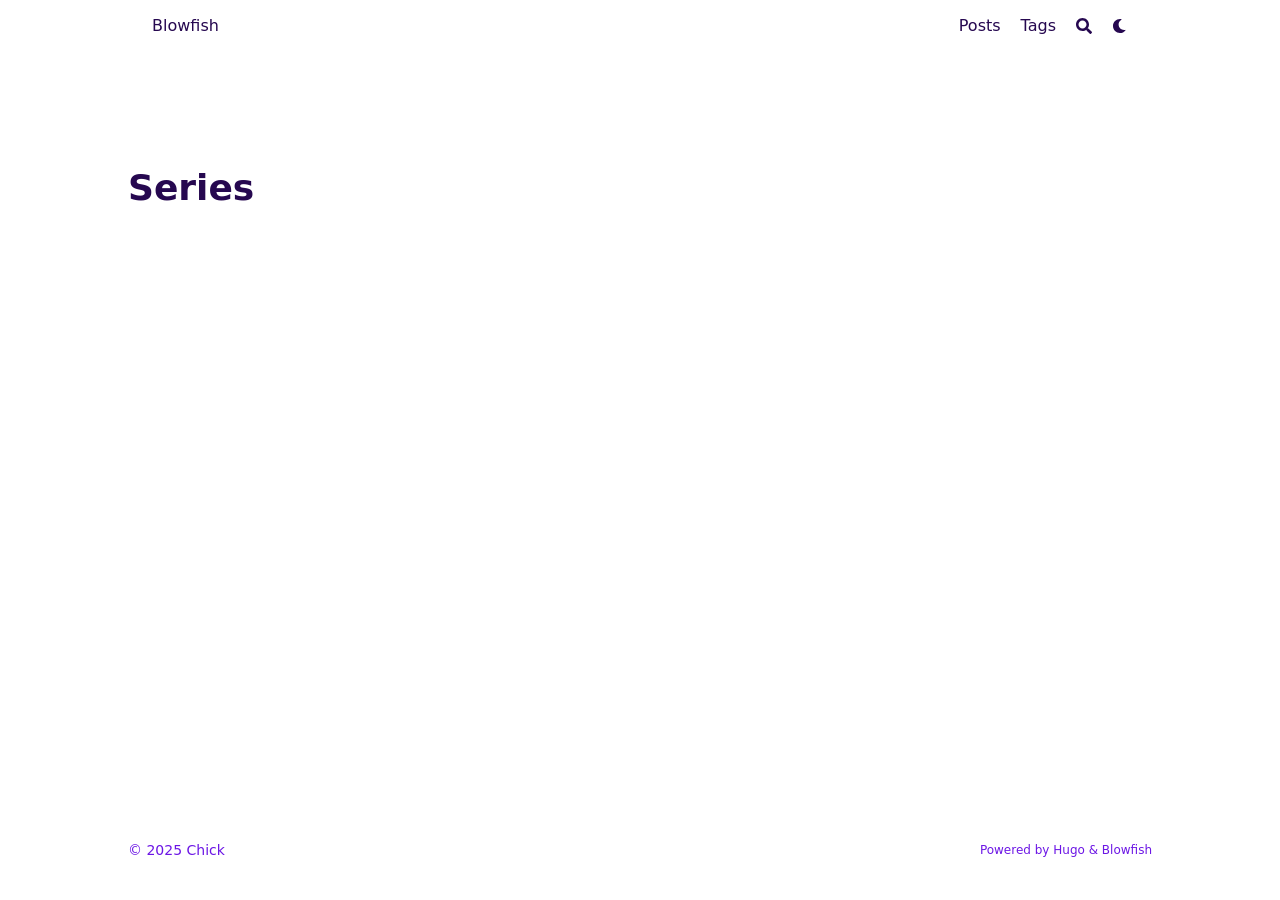
<file: series/index.html>
<!doctype html>
<html
  lang="en"
  dir="ltr"
  class="scroll-smooth"
  data-default-appearance="light"
  data-auto-appearance="true"><head>
  <meta charset="utf-8">
  
    <meta http-equiv="content-language" content="en">
  
  <meta name="viewport" content="width=device-width, initial-scale=1.0">
  <meta http-equiv="X-UA-Compatible" content="ie=edge">
  <meta name="theme-color">

  
  <title>Series &middot; Blowfish</title>
    <meta name="title" content="Series &middot; Blowfish">

  
  
  
  
  
  <link rel="canonical" href="https://chi-ck.github.io/series/">
  
      <link rel="alternate" type="application/rss+xml" href="/series/index.xml" title="Blowfish" />
  
  
  
  
  
  
  
  
  
  
    
    
  
  
  <link
    type="text/css"
    rel="stylesheet"
    href="/css/main.bundle.min.499481a978a9a892726b5a7609beecd220d6e2b13fdc919d910d67a97259213c73610ebbfdf751f5c2747d389efd987e8e426e6fd5e172f912b84ad76ac126b4.css"
    integrity="sha512-SZSBqXipqJJya1p2Cb7s0iDW4rE/3JGdkQ1nqXJZITxzYQ67/fdR9cJ0fTie/Zh&#43;jkJub9XhcvkSuErXasEmtA==">

  
  
  <script
    type="text/javascript"
    src="/js/appearance.min.516a16745bea5a9bd011138d254cc0fd3973cd55ce6e15f3dec763e7c7c2c7448f8fe7b54cca811cb821b0c7e12cd161caace1dd794ac3d34d40937cbcc9ee12.js"
    integrity="sha512-UWoWdFvqWpvQERONJUzA/TlzzVXObhXz3sdj58fCx0SPj&#43;e1TMqBHLghsMfhLNFhyqzh3XlKw9NNQJN8vMnuEg=="></script>
  
  
  
  
    
    
    
  
  
  
  
  
  
  
  
  
  
    
    <script
      defer
      type="text/javascript"
      id="script-bundle"
      src="/js/main.bundle.min.a187118b41a60744310065c567365de85730c8495301d0ebae41810cc6f7a47432b1de7d4f3b11338959f1ac50c266be6b4b73acf6bf770016eb59b602cc1aa0.js"
      integrity="sha512-oYcRi0GmB0QxAGXFZzZd6FcwyElTAdDrrkGBDMb3pHQysd59TzsRM4lZ8axQwma&#43;a0tzrPa/dwAW61m2AswaoA=="
      data-copy="Copy"
      data-copied="Copied"></script>
  
  
    
    <script src="/lib/zoom/zoom.min.umd.a527109b68c082a70f3697716dd72a9d5aa8b545cf800cecbbc7399f2ca6f6e0ce3e431f2062b48bbfa47c9ea42822714060bef309be073f49b9c0e30d318d7b.js" integrity="sha512-pScQm2jAgqcPNpdxbdcqnVqotUXPgAzsu8c5nyym9uDOPkMfIGK0i7&#43;kfJ6kKCJxQGC&#43;8wm&#43;Bz9JucDjDTGNew=="></script>
  

  
  
    <link rel="apple-touch-icon" sizes="180x180" href="/apple-touch-icon.png">
    <link rel="icon" type="image/png" sizes="32x32" href="/favicon-32x32.png">
    <link rel="icon" type="image/png" sizes="16x16" href="/favicon-16x16.png">
    <link rel="manifest" href="/site.webmanifest">
  

  
  
  
  
  
  

  
  <meta property="og:url" content="https://chi-ck.github.io/series/">
  <meta property="og:site_name" content="Blowfish">
  <meta property="og:title" content="Series">
  <meta property="og:locale" content="en">
  <meta property="og:type" content="website">

  
  <meta name="twitter:card" content="summary">
  <meta name="twitter:title" content="Series">

  


  
  
    <meta name="author" content="Chick">
  
  

  
  

<script src="/lib/jquery/jquery.slim.min.b0dca576e87d7eaa5850ae4e61759c065786cdb6489d68fcc82240539eebd5da522bdb4fda085ffd245808c8fe2acb2516408eb774ef26b5f6015fc6737c0ea8.js" integrity="sha512-sNylduh9fqpYUK5OYXWcBleGzbZInWj8yCJAU57r1dpSK9tP2ghf/SRYCMj&#43;KsslFkCOt3TvJrX2AV/Gc3wOqA=="></script>


























  

  

  

  

  





  
  





  
  

  
  

  
  

  
  
</head>
<body
    class="flex flex-col h-screen px-6 m-auto text-lg leading-7 max-w-7xl bg-neutral text-neutral-900 dark:bg-neutral-800 dark:text-neutral sm:px-14 md:px-24 lg:px-32 scrollbar-thin scrollbar-track-neutral-200 scrollbar-thumb-neutral-400 dark:scrollbar-track-neutral-800 dark:scrollbar-thumb-neutral-600">
    <div id="the-top" class="absolute flex self-center">
      <a
        class="px-3 py-1 text-sm -translate-y-8 rounded-b-lg bg-primary-200 focus:translate-y-0 dark:bg-neutral-600"
        href="#main-content">
        <span class="font-bold text-primary-600 pe-2 dark:text-primary-400">&darr;</span>
        Skip to main content
      </a>
    </div>
    
    
      <div class="min-h-[148px]"></div>
<div class="fixed inset-x-0 pl-[24px] pr-[24px] z-100">
  <div
    id="menu-blur"
    class="absolute opacity-0 inset-x-0 top-0 h-full single_hero_background nozoom backdrop-blur-2xl shadow-2xl"></div>
  <div class="relative max-w-[64rem] ml-auto mr-auto">
    













<div
  class="main-menu flex items-center justify-between px-4 py-6 sm:px-6 md:justify-start gap-x-3 pt-[2px] pr-0 pb-[3px] pl-0">
  
  

  <div class="flex flex-1 items-center justify-between">
    <nav class="flex space-x-3">
      
        <a href="/" class="text-base font-medium">
          Blowfish
        </a>
      
    </nav>
    
  <nav class="hidden md:flex items-center gap-x-5 md:ml-12 h-12">
    
      
        
  <a
  href="/posts/"
  
  class="flex items-center hover:text-primary-600 dark:hover:text-primary-400">
  
  <p class="text-base font-medium" title="Posts">
    Posts
  </p>
</a>



      
        
  <a
  href="/tags/"
  
  class="flex items-center hover:text-primary-600 dark:hover:text-primary-400">
  
  <p class="text-base font-medium" title="Tags">
    Tags
  </p>
</a>



      
    

    

    

    
      <button
        id="search-button"
        aria-label="Search"
        class="text-base hover:text-primary-600 dark:hover:text-primary-400"
        title="Search (/)">
        <span class="relative block icon"><svg aria-hidden="true" focusable="false" data-prefix="fas" data-icon="search" class="svg-inline--fa fa-search fa-w-16" role="img" xmlns="http://www.w3.org/2000/svg" viewBox="0 0 512 512"><path fill="currentColor" d="M505 442.7L405.3 343c-4.5-4.5-10.6-7-17-7H372c27.6-35.3 44-79.7 44-128C416 93.1 322.9 0 208 0S0 93.1 0 208s93.1 208 208 208c48.3 0 92.7-16.4 128-44v16.3c0 6.4 2.5 12.5 7 17l99.7 99.7c9.4 9.4 24.6 9.4 33.9 0l28.3-28.3c9.4-9.4 9.4-24.6.1-34zM208 336c-70.7 0-128-57.2-128-128 0-70.7 57.2-128 128-128 70.7 0 128 57.2 128 128 0 70.7-57.2 128-128 128z"/></svg>
</span>
      </button>
    

    
      <div class=" flex items-center">
        <button
          id="appearance-switcher"
          aria-label="Dark mode switcher"
          type="button"
          class="text-base hover:text-primary-600 dark:hover:text-primary-400">
          <div class="flex items-center justify-center dark:hidden">
            <span class="relative block icon"><svg xmlns="http://www.w3.org/2000/svg" viewBox="0 0 512 512"><path fill="currentColor" d="M32 256c0-123.8 100.3-224 223.8-224c11.36 0 29.7 1.668 40.9 3.746c9.616 1.777 11.75 14.63 3.279 19.44C245 86.5 211.2 144.6 211.2 207.8c0 109.7 99.71 193 208.3 172.3c9.561-1.805 16.28 9.324 10.11 16.95C387.9 448.6 324.8 480 255.8 480C132.1 480 32 379.6 32 256z"/></svg>
</span>
          </div>
          <div class="items-center justify-center hidden dark:flex">
            <span class="relative block icon"><svg xmlns="http://www.w3.org/2000/svg" viewBox="0 0 512 512"><path fill="currentColor" d="M256 159.1c-53.02 0-95.1 42.98-95.1 95.1S202.1 351.1 256 351.1s95.1-42.98 95.1-95.1S309 159.1 256 159.1zM509.3 347L446.1 255.1l63.15-91.01c6.332-9.125 1.104-21.74-9.826-23.72l-109-19.7l-19.7-109c-1.975-10.93-14.59-16.16-23.72-9.824L256 65.89L164.1 2.736c-9.125-6.332-21.74-1.107-23.72 9.824L121.6 121.6L12.56 141.3C1.633 143.2-3.596 155.9 2.736 164.1L65.89 256l-63.15 91.01c-6.332 9.125-1.105 21.74 9.824 23.72l109 19.7l19.7 109c1.975 10.93 14.59 16.16 23.72 9.824L256 446.1l91.01 63.15c9.127 6.334 21.75 1.107 23.72-9.822l19.7-109l109-19.7C510.4 368.8 515.6 356.1 509.3 347zM256 383.1c-70.69 0-127.1-57.31-127.1-127.1c0-70.69 57.31-127.1 127.1-127.1s127.1 57.3 127.1 127.1C383.1 326.7 326.7 383.1 256 383.1z"/></svg>
</span>
          </div>
        </button>
      </div>
    
  </nav>

    
  <div class="flex md:hidden items-center gap-x-5 md:ml-12 h-12">
    <span></span>

    

    

    
      <button
        id="search-button-mobile"
        aria-label="Search"
        class="text-base hover:text-primary-600 dark:hover:text-primary-400"
        title="Search (/)">
        <span class="relative block icon"><svg aria-hidden="true" focusable="false" data-prefix="fas" data-icon="search" class="svg-inline--fa fa-search fa-w-16" role="img" xmlns="http://www.w3.org/2000/svg" viewBox="0 0 512 512"><path fill="currentColor" d="M505 442.7L405.3 343c-4.5-4.5-10.6-7-17-7H372c27.6-35.3 44-79.7 44-128C416 93.1 322.9 0 208 0S0 93.1 0 208s93.1 208 208 208c48.3 0 92.7-16.4 128-44v16.3c0 6.4 2.5 12.5 7 17l99.7 99.7c9.4 9.4 24.6 9.4 33.9 0l28.3-28.3c9.4-9.4 9.4-24.6.1-34zM208 336c-70.7 0-128-57.2-128-128 0-70.7 57.2-128 128-128 70.7 0 128 57.2 128 128 0 70.7-57.2 128-128 128z"/></svg>
</span>
      </button>
    

    
      <button
        id="appearance-switcher-mobile"
        aria-label="Dark mode switcher"
        type="button"
        class="text-base hover:text-primary-600 dark:hover:text-primary-400 me-1">
        <div class="flex items-center justify-center dark:hidden">
          <span class="relative block icon"><svg xmlns="http://www.w3.org/2000/svg" viewBox="0 0 512 512"><path fill="currentColor" d="M32 256c0-123.8 100.3-224 223.8-224c11.36 0 29.7 1.668 40.9 3.746c9.616 1.777 11.75 14.63 3.279 19.44C245 86.5 211.2 144.6 211.2 207.8c0 109.7 99.71 193 208.3 172.3c9.561-1.805 16.28 9.324 10.11 16.95C387.9 448.6 324.8 480 255.8 480C132.1 480 32 379.6 32 256z"/></svg>
</span>
        </div>
        <div class="items-center justify-center hidden dark:flex">
          <span class="relative block icon"><svg xmlns="http://www.w3.org/2000/svg" viewBox="0 0 512 512"><path fill="currentColor" d="M256 159.1c-53.02 0-95.1 42.98-95.1 95.1S202.1 351.1 256 351.1s95.1-42.98 95.1-95.1S309 159.1 256 159.1zM509.3 347L446.1 255.1l63.15-91.01c6.332-9.125 1.104-21.74-9.826-23.72l-109-19.7l-19.7-109c-1.975-10.93-14.59-16.16-23.72-9.824L256 65.89L164.1 2.736c-9.125-6.332-21.74-1.107-23.72 9.824L121.6 121.6L12.56 141.3C1.633 143.2-3.596 155.9 2.736 164.1L65.89 256l-63.15 91.01c-6.332 9.125-1.105 21.74 9.824 23.72l109 19.7l19.7 109c1.975 10.93 14.59 16.16 23.72 9.824L256 446.1l91.01 63.15c9.127 6.334 21.75 1.107 23.72-9.822l19.7-109l109-19.7C510.4 368.8 515.6 356.1 509.3 347zM256 383.1c-70.69 0-127.1-57.31-127.1-127.1c0-70.69 57.31-127.1 127.1-127.1s127.1 57.3 127.1 127.1C383.1 326.7 326.7 383.1 256 383.1z"/></svg>
</span>
        </div>
      </button>
    
  </div>

  </div>
  
  <div class="-my-2 md:hidden">
    <div id="menu-button" class="block">
      
        <div class="cursor-pointer hover:text-primary-600 dark:hover:text-primary-400">
          <span class="relative block icon"><svg xmlns="http://www.w3.org/2000/svg" viewBox="0 0 448 512"><path fill="currentColor" d="M0 96C0 78.33 14.33 64 32 64H416C433.7 64 448 78.33 448 96C448 113.7 433.7 128 416 128H32C14.33 128 0 113.7 0 96zM0 256C0 238.3 14.33 224 32 224H416C433.7 224 448 238.3 448 256C448 273.7 433.7 288 416 288H32C14.33 288 0 273.7 0 256zM416 448H32C14.33 448 0 433.7 0 416C0 398.3 14.33 384 32 384H416C433.7 384 448 398.3 448 416C448 433.7 433.7 448 416 448z"/></svg>
</span>
        </div>
        <div
          id="menu-wrapper"
          class="fixed inset-0 z-30 invisible w-screen h-screen m-0 overflow-auto transition-opacity opacity-0 cursor-default bg-neutral-100/50 backdrop-blur-sm dark:bg-neutral-900/50 pt-[5px]">
          <ul
            class="flex space-y-2 mt-3 flex-col items-end w-full px-6 py-6 mx-auto overflow-visible list-none text-end max-w-7xl">
            <li id="menu-close-button">
              <span
                class="cursor-pointer inline-block align-text-bottom hover:text-primary-600 dark:hover:text-primary-400">
                <span class="relative block icon"><svg xmlns="http://www.w3.org/2000/svg" viewBox="0 0 320 512"><path fill="currentColor" d="M310.6 361.4c12.5 12.5 12.5 32.75 0 45.25C304.4 412.9 296.2 416 288 416s-16.38-3.125-22.62-9.375L160 301.3L54.63 406.6C48.38 412.9 40.19 416 32 416S15.63 412.9 9.375 406.6c-12.5-12.5-12.5-32.75 0-45.25l105.4-105.4L9.375 150.6c-12.5-12.5-12.5-32.75 0-45.25s32.75-12.5 45.25 0L160 210.8l105.4-105.4c12.5-12.5 32.75-12.5 45.25 0s12.5 32.75 0 45.25l-105.4 105.4L310.6 361.4z"/></svg>
</span>
              </span>
            </li>

            
              
  <li class="mt-1">
  <a
    href="/posts/"
    
    class="flex items-center hover:text-primary-600 dark:hover:text-primary-400">
    
    <p class="text-bg font-bg" title="Posts">
      Posts
    </p>
  </a>
</li>



            
              
  <li class="mt-1">
  <a
    href="/tags/"
    
    class="flex items-center hover:text-primary-600 dark:hover:text-primary-400">
    
    <p class="text-bg font-bg" title="Tags">
      Tags
    </p>
  </a>
</li>



            

          </ul>
          
        </div>
      
    </div>
  </div>

</div>





  </div>
</div>


<script
  type="text/javascript"
  src="/js/background-blur.min.00a57c73ea12f2cab2980c3c3d649e89f6d82f190f74bbe2b67f2f5e39ab7d032ece47086400ca05396758aace13299da49aca43ea643d2625e62c506267a169.js"
  integrity="sha512-AKV8c&#43;oS8sqymAw8PWSeifbYLxkPdLvitn8vXjmrfQMuzkcIZADKBTlnWKrOEymdpJrKQ&#43;pkPSYl5ixQYmehaQ=="
  data-blur-id="menu-blur"></script>

    
    <div class="relative flex flex-col grow">
      <main id="main-content" class="grow">
        
  
  <header>
    
    <h1 class="mt-5 text-4xl font-extrabold text-neutral-900 dark:text-neutral">Series</h1>
    <div class="mt-1 mb-2 text-base text-neutral-500 dark:text-neutral-400 print:hidden">
      





  
  



  

  

  

  

  


  <div class="flex flex-row flex-wrap items-center">
    
    
  </div>


    </div>
  </header>
  

  

    <section class="flex flex-wrap max-w-prose -mx-2 overflow-hidden">
      
    </section>
  


        
      </main><footer id="site-footer" class="py-10 print:hidden">
  
  
    
  
  <div class="flex items-center justify-between">
    
    
      <p class="text-sm text-neutral-500 dark:text-neutral-400">
          &copy;
          2025
          Chick
      </p>
    

    
    
      <p class="text-xs text-neutral-500 dark:text-neutral-400">
        
        
        Powered by <a class="hover:underline hover:decoration-primary-400 hover:text-primary-500"
          href="https://gohugo.io/" target="_blank" rel="noopener noreferrer">Hugo</a> &amp; <a class="hover:underline hover:decoration-primary-400 hover:text-primary-500"
          href="https://blowfish.page/" target="_blank" rel="noopener noreferrer">Blowfish</a>
      </p>
    
  </div>
  
    <script>
      mediumZoom(document.querySelectorAll("img:not(.nozoom)"), {
        margin: 24,
        background: "rgba(0,0,0,0.5)",
        scrollOffset: 0,
      });
    </script>
  
  
  
  <script
    type="text/javascript"
    src="/js/process.min.ee03488f19c93c2efb199e2e3014ea5f3cb2ce7d45154adb3399a158cac27ca52831db249ede5bb602700ef87eb02434139de0858af1818ab0fb4182472204a4.js"
    integrity="sha512-7gNIjxnJPC77GZ4uMBTqXzyyzn1FFUrbM5mhWMrCfKUoMdsknt5btgJwDvh&#43;sCQ0E53ghYrxgYqw&#43;0GCRyIEpA=="></script>
  
  
</footer>
<div
  id="search-wrapper"
  class="invisible fixed inset-0 flex h-screen w-screen cursor-default flex-col bg-neutral-500/50 p-4 backdrop-blur-sm dark:bg-neutral-900/50 sm:p-6 md:p-[10vh] lg:p-[12vh] z-500"
  data-url="https://chi-ck.github.io/">
  <div
    id="search-modal"
    class="flex flex-col w-full max-w-3xl min-h-0 mx-auto border rounded-md shadow-lg top-20 border-neutral-200 bg-neutral dark:border-neutral-700 dark:bg-neutral-800">
    <header class="relative z-10 flex items-center justify-between flex-none px-2">
      <form class="flex items-center flex-auto min-w-0">
        <div class="flex items-center justify-center w-8 h-8 text-neutral-400">
          <span class="relative block icon"><svg aria-hidden="true" focusable="false" data-prefix="fas" data-icon="search" class="svg-inline--fa fa-search fa-w-16" role="img" xmlns="http://www.w3.org/2000/svg" viewBox="0 0 512 512"><path fill="currentColor" d="M505 442.7L405.3 343c-4.5-4.5-10.6-7-17-7H372c27.6-35.3 44-79.7 44-128C416 93.1 322.9 0 208 0S0 93.1 0 208s93.1 208 208 208c48.3 0 92.7-16.4 128-44v16.3c0 6.4 2.5 12.5 7 17l99.7 99.7c9.4 9.4 24.6 9.4 33.9 0l28.3-28.3c9.4-9.4 9.4-24.6.1-34zM208 336c-70.7 0-128-57.2-128-128 0-70.7 57.2-128 128-128 70.7 0 128 57.2 128 128 0 70.7-57.2 128-128 128z"/></svg>
</span>
        </div>
        <input
          type="search"
          id="search-query"
          class="flex flex-auto h-12 mx-1 bg-transparent appearance-none focus:outline-dotted focus:outline-2 focus:outline-transparent"
          placeholder="Search"
          tabindex="0">
      </form>
      <button
        id="close-search-button"
        class="flex items-center justify-center w-8 h-8 text-neutral-700 hover:text-primary-600 dark:text-neutral dark:hover:text-primary-400"
        title="Close (Esc)">
        <span class="relative block icon"><svg xmlns="http://www.w3.org/2000/svg" viewBox="0 0 320 512"><path fill="currentColor" d="M310.6 361.4c12.5 12.5 12.5 32.75 0 45.25C304.4 412.9 296.2 416 288 416s-16.38-3.125-22.62-9.375L160 301.3L54.63 406.6C48.38 412.9 40.19 416 32 416S15.63 412.9 9.375 406.6c-12.5-12.5-12.5-32.75 0-45.25l105.4-105.4L9.375 150.6c-12.5-12.5-12.5-32.75 0-45.25s32.75-12.5 45.25 0L160 210.8l105.4-105.4c12.5-12.5 32.75-12.5 45.25 0s12.5 32.75 0 45.25l-105.4 105.4L310.6 361.4z"/></svg>
</span>
      </button>
    </header>
    <section class="flex-auto px-2 overflow-auto">
      <ul id="search-results">
        
      </ul>
    </section>
  </div>
</div>

    </div>
  </body>
  
</html>
</file>
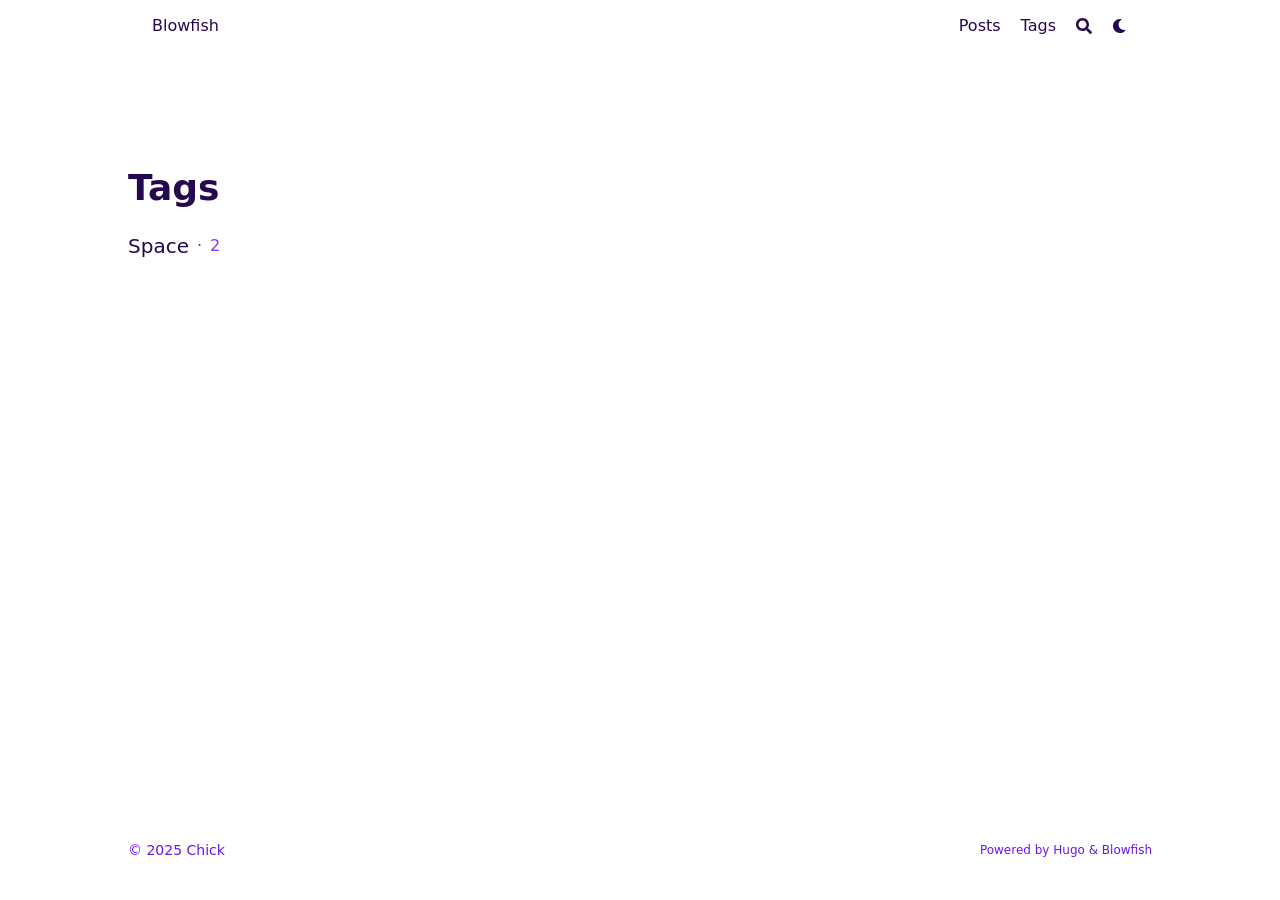
<file: tags/index.html>
<!doctype html>
<html
  lang="en"
  dir="ltr"
  class="scroll-smooth"
  data-default-appearance="light"
  data-auto-appearance="true"><head>
  <meta charset="utf-8">
  
    <meta http-equiv="content-language" content="en">
  
  <meta name="viewport" content="width=device-width, initial-scale=1.0">
  <meta http-equiv="X-UA-Compatible" content="ie=edge">
  <meta name="theme-color">

  
  <title>Tags &middot; Blowfish</title>
    <meta name="title" content="Tags &middot; Blowfish">

  
  
  
  
  
  <link rel="canonical" href="https://chi-ck.github.io/tags/">
  
      <link rel="alternate" type="application/rss+xml" href="/tags/index.xml" title="Blowfish" />
  
  
  
  
  
  
  
  
  
  
    
    
  
  
  <link
    type="text/css"
    rel="stylesheet"
    href="/css/main.bundle.min.499481a978a9a892726b5a7609beecd220d6e2b13fdc919d910d67a97259213c73610ebbfdf751f5c2747d389efd987e8e426e6fd5e172f912b84ad76ac126b4.css"
    integrity="sha512-SZSBqXipqJJya1p2Cb7s0iDW4rE/3JGdkQ1nqXJZITxzYQ67/fdR9cJ0fTie/Zh&#43;jkJub9XhcvkSuErXasEmtA==">

  
  
  <script
    type="text/javascript"
    src="/js/appearance.min.516a16745bea5a9bd011138d254cc0fd3973cd55ce6e15f3dec763e7c7c2c7448f8fe7b54cca811cb821b0c7e12cd161caace1dd794ac3d34d40937cbcc9ee12.js"
    integrity="sha512-UWoWdFvqWpvQERONJUzA/TlzzVXObhXz3sdj58fCx0SPj&#43;e1TMqBHLghsMfhLNFhyqzh3XlKw9NNQJN8vMnuEg=="></script>
  
  
  
  
    
    
    
  
  
  
  
  
  
  
  
  
  
    
    <script
      defer
      type="text/javascript"
      id="script-bundle"
      src="/js/main.bundle.min.a187118b41a60744310065c567365de85730c8495301d0ebae41810cc6f7a47432b1de7d4f3b11338959f1ac50c266be6b4b73acf6bf770016eb59b602cc1aa0.js"
      integrity="sha512-oYcRi0GmB0QxAGXFZzZd6FcwyElTAdDrrkGBDMb3pHQysd59TzsRM4lZ8axQwma&#43;a0tzrPa/dwAW61m2AswaoA=="
      data-copy="Copy"
      data-copied="Copied"></script>
  
  
    
    <script src="/lib/zoom/zoom.min.umd.a527109b68c082a70f3697716dd72a9d5aa8b545cf800cecbbc7399f2ca6f6e0ce3e431f2062b48bbfa47c9ea42822714060bef309be073f49b9c0e30d318d7b.js" integrity="sha512-pScQm2jAgqcPNpdxbdcqnVqotUXPgAzsu8c5nyym9uDOPkMfIGK0i7&#43;kfJ6kKCJxQGC&#43;8wm&#43;Bz9JucDjDTGNew=="></script>
  

  
  
    <link rel="apple-touch-icon" sizes="180x180" href="/apple-touch-icon.png">
    <link rel="icon" type="image/png" sizes="32x32" href="/favicon-32x32.png">
    <link rel="icon" type="image/png" sizes="16x16" href="/favicon-16x16.png">
    <link rel="manifest" href="/site.webmanifest">
  

  
  
  
  
  
  

  
  <meta property="og:url" content="https://chi-ck.github.io/tags/">
  <meta property="og:site_name" content="Blowfish">
  <meta property="og:title" content="Tags">
  <meta property="og:locale" content="en">
  <meta property="og:type" content="website">

  
  <meta name="twitter:card" content="summary">
  <meta name="twitter:title" content="Tags">

  


  
  
    <meta name="author" content="Chick">
  
  

  
  

<script src="/lib/jquery/jquery.slim.min.b0dca576e87d7eaa5850ae4e61759c065786cdb6489d68fcc82240539eebd5da522bdb4fda085ffd245808c8fe2acb2516408eb774ef26b5f6015fc6737c0ea8.js" integrity="sha512-sNylduh9fqpYUK5OYXWcBleGzbZInWj8yCJAU57r1dpSK9tP2ghf/SRYCMj&#43;KsslFkCOt3TvJrX2AV/Gc3wOqA=="></script>


























  

  

  

  

  





  
  





  
  

  
  

  
  

  
  
</head>
<body
    class="flex flex-col h-screen px-6 m-auto text-lg leading-7 max-w-7xl bg-neutral text-neutral-900 dark:bg-neutral-800 dark:text-neutral sm:px-14 md:px-24 lg:px-32 scrollbar-thin scrollbar-track-neutral-200 scrollbar-thumb-neutral-400 dark:scrollbar-track-neutral-800 dark:scrollbar-thumb-neutral-600">
    <div id="the-top" class="absolute flex self-center">
      <a
        class="px-3 py-1 text-sm -translate-y-8 rounded-b-lg bg-primary-200 focus:translate-y-0 dark:bg-neutral-600"
        href="#main-content">
        <span class="font-bold text-primary-600 pe-2 dark:text-primary-400">&darr;</span>
        Skip to main content
      </a>
    </div>
    
    
      <div class="min-h-[148px]"></div>
<div class="fixed inset-x-0 pl-[24px] pr-[24px] z-100">
  <div
    id="menu-blur"
    class="absolute opacity-0 inset-x-0 top-0 h-full single_hero_background nozoom backdrop-blur-2xl shadow-2xl"></div>
  <div class="relative max-w-[64rem] ml-auto mr-auto">
    













<div
  class="main-menu flex items-center justify-between px-4 py-6 sm:px-6 md:justify-start gap-x-3 pt-[2px] pr-0 pb-[3px] pl-0">
  
  

  <div class="flex flex-1 items-center justify-between">
    <nav class="flex space-x-3">
      
        <a href="/" class="text-base font-medium">
          Blowfish
        </a>
      
    </nav>
    
  <nav class="hidden md:flex items-center gap-x-5 md:ml-12 h-12">
    
      
        
  <a
  href="/posts/"
  
  class="flex items-center hover:text-primary-600 dark:hover:text-primary-400">
  
  <p class="text-base font-medium" title="Posts">
    Posts
  </p>
</a>



      
        
  <a
  href="/tags/"
  
  class="flex items-center hover:text-primary-600 dark:hover:text-primary-400">
  
  <p class="text-base font-medium" title="Tags">
    Tags
  </p>
</a>



      
    

    

    

    
      <button
        id="search-button"
        aria-label="Search"
        class="text-base hover:text-primary-600 dark:hover:text-primary-400"
        title="Search (/)">
        <span class="relative block icon"><svg aria-hidden="true" focusable="false" data-prefix="fas" data-icon="search" class="svg-inline--fa fa-search fa-w-16" role="img" xmlns="http://www.w3.org/2000/svg" viewBox="0 0 512 512"><path fill="currentColor" d="M505 442.7L405.3 343c-4.5-4.5-10.6-7-17-7H372c27.6-35.3 44-79.7 44-128C416 93.1 322.9 0 208 0S0 93.1 0 208s93.1 208 208 208c48.3 0 92.7-16.4 128-44v16.3c0 6.4 2.5 12.5 7 17l99.7 99.7c9.4 9.4 24.6 9.4 33.9 0l28.3-28.3c9.4-9.4 9.4-24.6.1-34zM208 336c-70.7 0-128-57.2-128-128 0-70.7 57.2-128 128-128 70.7 0 128 57.2 128 128 0 70.7-57.2 128-128 128z"/></svg>
</span>
      </button>
    

    
      <div class=" flex items-center">
        <button
          id="appearance-switcher"
          aria-label="Dark mode switcher"
          type="button"
          class="text-base hover:text-primary-600 dark:hover:text-primary-400">
          <div class="flex items-center justify-center dark:hidden">
            <span class="relative block icon"><svg xmlns="http://www.w3.org/2000/svg" viewBox="0 0 512 512"><path fill="currentColor" d="M32 256c0-123.8 100.3-224 223.8-224c11.36 0 29.7 1.668 40.9 3.746c9.616 1.777 11.75 14.63 3.279 19.44C245 86.5 211.2 144.6 211.2 207.8c0 109.7 99.71 193 208.3 172.3c9.561-1.805 16.28 9.324 10.11 16.95C387.9 448.6 324.8 480 255.8 480C132.1 480 32 379.6 32 256z"/></svg>
</span>
          </div>
          <div class="items-center justify-center hidden dark:flex">
            <span class="relative block icon"><svg xmlns="http://www.w3.org/2000/svg" viewBox="0 0 512 512"><path fill="currentColor" d="M256 159.1c-53.02 0-95.1 42.98-95.1 95.1S202.1 351.1 256 351.1s95.1-42.98 95.1-95.1S309 159.1 256 159.1zM509.3 347L446.1 255.1l63.15-91.01c6.332-9.125 1.104-21.74-9.826-23.72l-109-19.7l-19.7-109c-1.975-10.93-14.59-16.16-23.72-9.824L256 65.89L164.1 2.736c-9.125-6.332-21.74-1.107-23.72 9.824L121.6 121.6L12.56 141.3C1.633 143.2-3.596 155.9 2.736 164.1L65.89 256l-63.15 91.01c-6.332 9.125-1.105 21.74 9.824 23.72l109 19.7l19.7 109c1.975 10.93 14.59 16.16 23.72 9.824L256 446.1l91.01 63.15c9.127 6.334 21.75 1.107 23.72-9.822l19.7-109l109-19.7C510.4 368.8 515.6 356.1 509.3 347zM256 383.1c-70.69 0-127.1-57.31-127.1-127.1c0-70.69 57.31-127.1 127.1-127.1s127.1 57.3 127.1 127.1C383.1 326.7 326.7 383.1 256 383.1z"/></svg>
</span>
          </div>
        </button>
      </div>
    
  </nav>

    
  <div class="flex md:hidden items-center gap-x-5 md:ml-12 h-12">
    <span></span>

    

    

    
      <button
        id="search-button-mobile"
        aria-label="Search"
        class="text-base hover:text-primary-600 dark:hover:text-primary-400"
        title="Search (/)">
        <span class="relative block icon"><svg aria-hidden="true" focusable="false" data-prefix="fas" data-icon="search" class="svg-inline--fa fa-search fa-w-16" role="img" xmlns="http://www.w3.org/2000/svg" viewBox="0 0 512 512"><path fill="currentColor" d="M505 442.7L405.3 343c-4.5-4.5-10.6-7-17-7H372c27.6-35.3 44-79.7 44-128C416 93.1 322.9 0 208 0S0 93.1 0 208s93.1 208 208 208c48.3 0 92.7-16.4 128-44v16.3c0 6.4 2.5 12.5 7 17l99.7 99.7c9.4 9.4 24.6 9.4 33.9 0l28.3-28.3c9.4-9.4 9.4-24.6.1-34zM208 336c-70.7 0-128-57.2-128-128 0-70.7 57.2-128 128-128 70.7 0 128 57.2 128 128 0 70.7-57.2 128-128 128z"/></svg>
</span>
      </button>
    

    
      <button
        id="appearance-switcher-mobile"
        aria-label="Dark mode switcher"
        type="button"
        class="text-base hover:text-primary-600 dark:hover:text-primary-400 me-1">
        <div class="flex items-center justify-center dark:hidden">
          <span class="relative block icon"><svg xmlns="http://www.w3.org/2000/svg" viewBox="0 0 512 512"><path fill="currentColor" d="M32 256c0-123.8 100.3-224 223.8-224c11.36 0 29.7 1.668 40.9 3.746c9.616 1.777 11.75 14.63 3.279 19.44C245 86.5 211.2 144.6 211.2 207.8c0 109.7 99.71 193 208.3 172.3c9.561-1.805 16.28 9.324 10.11 16.95C387.9 448.6 324.8 480 255.8 480C132.1 480 32 379.6 32 256z"/></svg>
</span>
        </div>
        <div class="items-center justify-center hidden dark:flex">
          <span class="relative block icon"><svg xmlns="http://www.w3.org/2000/svg" viewBox="0 0 512 512"><path fill="currentColor" d="M256 159.1c-53.02 0-95.1 42.98-95.1 95.1S202.1 351.1 256 351.1s95.1-42.98 95.1-95.1S309 159.1 256 159.1zM509.3 347L446.1 255.1l63.15-91.01c6.332-9.125 1.104-21.74-9.826-23.72l-109-19.7l-19.7-109c-1.975-10.93-14.59-16.16-23.72-9.824L256 65.89L164.1 2.736c-9.125-6.332-21.74-1.107-23.72 9.824L121.6 121.6L12.56 141.3C1.633 143.2-3.596 155.9 2.736 164.1L65.89 256l-63.15 91.01c-6.332 9.125-1.105 21.74 9.824 23.72l109 19.7l19.7 109c1.975 10.93 14.59 16.16 23.72 9.824L256 446.1l91.01 63.15c9.127 6.334 21.75 1.107 23.72-9.822l19.7-109l109-19.7C510.4 368.8 515.6 356.1 509.3 347zM256 383.1c-70.69 0-127.1-57.31-127.1-127.1c0-70.69 57.31-127.1 127.1-127.1s127.1 57.3 127.1 127.1C383.1 326.7 326.7 383.1 256 383.1z"/></svg>
</span>
        </div>
      </button>
    
  </div>

  </div>
  
  <div class="-my-2 md:hidden">
    <div id="menu-button" class="block">
      
        <div class="cursor-pointer hover:text-primary-600 dark:hover:text-primary-400">
          <span class="relative block icon"><svg xmlns="http://www.w3.org/2000/svg" viewBox="0 0 448 512"><path fill="currentColor" d="M0 96C0 78.33 14.33 64 32 64H416C433.7 64 448 78.33 448 96C448 113.7 433.7 128 416 128H32C14.33 128 0 113.7 0 96zM0 256C0 238.3 14.33 224 32 224H416C433.7 224 448 238.3 448 256C448 273.7 433.7 288 416 288H32C14.33 288 0 273.7 0 256zM416 448H32C14.33 448 0 433.7 0 416C0 398.3 14.33 384 32 384H416C433.7 384 448 398.3 448 416C448 433.7 433.7 448 416 448z"/></svg>
</span>
        </div>
        <div
          id="menu-wrapper"
          class="fixed inset-0 z-30 invisible w-screen h-screen m-0 overflow-auto transition-opacity opacity-0 cursor-default bg-neutral-100/50 backdrop-blur-sm dark:bg-neutral-900/50 pt-[5px]">
          <ul
            class="flex space-y-2 mt-3 flex-col items-end w-full px-6 py-6 mx-auto overflow-visible list-none text-end max-w-7xl">
            <li id="menu-close-button">
              <span
                class="cursor-pointer inline-block align-text-bottom hover:text-primary-600 dark:hover:text-primary-400">
                <span class="relative block icon"><svg xmlns="http://www.w3.org/2000/svg" viewBox="0 0 320 512"><path fill="currentColor" d="M310.6 361.4c12.5 12.5 12.5 32.75 0 45.25C304.4 412.9 296.2 416 288 416s-16.38-3.125-22.62-9.375L160 301.3L54.63 406.6C48.38 412.9 40.19 416 32 416S15.63 412.9 9.375 406.6c-12.5-12.5-12.5-32.75 0-45.25l105.4-105.4L9.375 150.6c-12.5-12.5-12.5-32.75 0-45.25s32.75-12.5 45.25 0L160 210.8l105.4-105.4c12.5-12.5 32.75-12.5 45.25 0s12.5 32.75 0 45.25l-105.4 105.4L310.6 361.4z"/></svg>
</span>
              </span>
            </li>

            
              
  <li class="mt-1">
  <a
    href="/posts/"
    
    class="flex items-center hover:text-primary-600 dark:hover:text-primary-400">
    
    <p class="text-bg font-bg" title="Posts">
      Posts
    </p>
  </a>
</li>



            
              
  <li class="mt-1">
  <a
    href="/tags/"
    
    class="flex items-center hover:text-primary-600 dark:hover:text-primary-400">
    
    <p class="text-bg font-bg" title="Tags">
      Tags
    </p>
  </a>
</li>



            

          </ul>
          
        </div>
      
    </div>
  </div>

</div>





  </div>
</div>


<script
  type="text/javascript"
  src="/js/background-blur.min.00a57c73ea12f2cab2980c3c3d649e89f6d82f190f74bbe2b67f2f5e39ab7d032ece47086400ca05396758aace13299da49aca43ea643d2625e62c506267a169.js"
  integrity="sha512-AKV8c&#43;oS8sqymAw8PWSeifbYLxkPdLvitn8vXjmrfQMuzkcIZADKBTlnWKrOEymdpJrKQ&#43;pkPSYl5ixQYmehaQ=="
  data-blur-id="menu-blur"></script>

    
    <div class="relative flex flex-col grow">
      <main id="main-content" class="grow">
        
  
  <header>
    
    <h1 class="mt-5 text-4xl font-extrabold text-neutral-900 dark:text-neutral">Tags</h1>
    <div class="mt-1 mb-2 text-base text-neutral-500 dark:text-neutral-400 print:hidden">
      





  
  



  

  

  

  

  


  <div class="flex flex-row flex-wrap items-center">
    
    
  </div>


    </div>
  </header>
  

  

    <section class="flex flex-wrap max-w-prose -mx-2 overflow-hidden">
      
        <article class="w-full px-2 my-3 overflow-hidden sm:w-1/2 md:w-1/3 lg:w-1/4 xl:w-1/4">
  <h2 class="flex items-center">
    <a
      class="text-xl font-medium decoration-primary-500 hover:underline hover:underline-offset-2"
      href="/tags/space/"
      >Space</a
    >
    
      <span class="px-2 text-base text-primary-500">&middot;</span>
      <span class="text-base text-neutral-400">
        2
      </span>
    
  </h2>
</article>

      
    </section>
  


        
      </main><footer id="site-footer" class="py-10 print:hidden">
  
  
    
  
  <div class="flex items-center justify-between">
    
    
      <p class="text-sm text-neutral-500 dark:text-neutral-400">
          &copy;
          2025
          Chick
      </p>
    

    
    
      <p class="text-xs text-neutral-500 dark:text-neutral-400">
        
        
        Powered by <a class="hover:underline hover:decoration-primary-400 hover:text-primary-500"
          href="https://gohugo.io/" target="_blank" rel="noopener noreferrer">Hugo</a> &amp; <a class="hover:underline hover:decoration-primary-400 hover:text-primary-500"
          href="https://blowfish.page/" target="_blank" rel="noopener noreferrer">Blowfish</a>
      </p>
    
  </div>
  
    <script>
      mediumZoom(document.querySelectorAll("img:not(.nozoom)"), {
        margin: 24,
        background: "rgba(0,0,0,0.5)",
        scrollOffset: 0,
      });
    </script>
  
  
  
  <script
    type="text/javascript"
    src="/js/process.min.ee03488f19c93c2efb199e2e3014ea5f3cb2ce7d45154adb3399a158cac27ca52831db249ede5bb602700ef87eb02434139de0858af1818ab0fb4182472204a4.js"
    integrity="sha512-7gNIjxnJPC77GZ4uMBTqXzyyzn1FFUrbM5mhWMrCfKUoMdsknt5btgJwDvh&#43;sCQ0E53ghYrxgYqw&#43;0GCRyIEpA=="></script>
  
  
</footer>
<div
  id="search-wrapper"
  class="invisible fixed inset-0 flex h-screen w-screen cursor-default flex-col bg-neutral-500/50 p-4 backdrop-blur-sm dark:bg-neutral-900/50 sm:p-6 md:p-[10vh] lg:p-[12vh] z-500"
  data-url="https://chi-ck.github.io/">
  <div
    id="search-modal"
    class="flex flex-col w-full max-w-3xl min-h-0 mx-auto border rounded-md shadow-lg top-20 border-neutral-200 bg-neutral dark:border-neutral-700 dark:bg-neutral-800">
    <header class="relative z-10 flex items-center justify-between flex-none px-2">
      <form class="flex items-center flex-auto min-w-0">
        <div class="flex items-center justify-center w-8 h-8 text-neutral-400">
          <span class="relative block icon"><svg aria-hidden="true" focusable="false" data-prefix="fas" data-icon="search" class="svg-inline--fa fa-search fa-w-16" role="img" xmlns="http://www.w3.org/2000/svg" viewBox="0 0 512 512"><path fill="currentColor" d="M505 442.7L405.3 343c-4.5-4.5-10.6-7-17-7H372c27.6-35.3 44-79.7 44-128C416 93.1 322.9 0 208 0S0 93.1 0 208s93.1 208 208 208c48.3 0 92.7-16.4 128-44v16.3c0 6.4 2.5 12.5 7 17l99.7 99.7c9.4 9.4 24.6 9.4 33.9 0l28.3-28.3c9.4-9.4 9.4-24.6.1-34zM208 336c-70.7 0-128-57.2-128-128 0-70.7 57.2-128 128-128 70.7 0 128 57.2 128 128 0 70.7-57.2 128-128 128z"/></svg>
</span>
        </div>
        <input
          type="search"
          id="search-query"
          class="flex flex-auto h-12 mx-1 bg-transparent appearance-none focus:outline-dotted focus:outline-2 focus:outline-transparent"
          placeholder="Search"
          tabindex="0">
      </form>
      <button
        id="close-search-button"
        class="flex items-center justify-center w-8 h-8 text-neutral-700 hover:text-primary-600 dark:text-neutral dark:hover:text-primary-400"
        title="Close (Esc)">
        <span class="relative block icon"><svg xmlns="http://www.w3.org/2000/svg" viewBox="0 0 320 512"><path fill="currentColor" d="M310.6 361.4c12.5 12.5 12.5 32.75 0 45.25C304.4 412.9 296.2 416 288 416s-16.38-3.125-22.62-9.375L160 301.3L54.63 406.6C48.38 412.9 40.19 416 32 416S15.63 412.9 9.375 406.6c-12.5-12.5-12.5-32.75 0-45.25l105.4-105.4L9.375 150.6c-12.5-12.5-12.5-32.75 0-45.25s32.75-12.5 45.25 0L160 210.8l105.4-105.4c12.5-12.5 32.75-12.5 45.25 0s12.5 32.75 0 45.25l-105.4 105.4L310.6 361.4z"/></svg>
</span>
      </button>
    </header>
    <section class="flex-auto px-2 overflow-auto">
      <ul id="search-results">
        
      </ul>
    </section>
  </div>
</div>

    </div>
  </body>
  
</html>
</file>
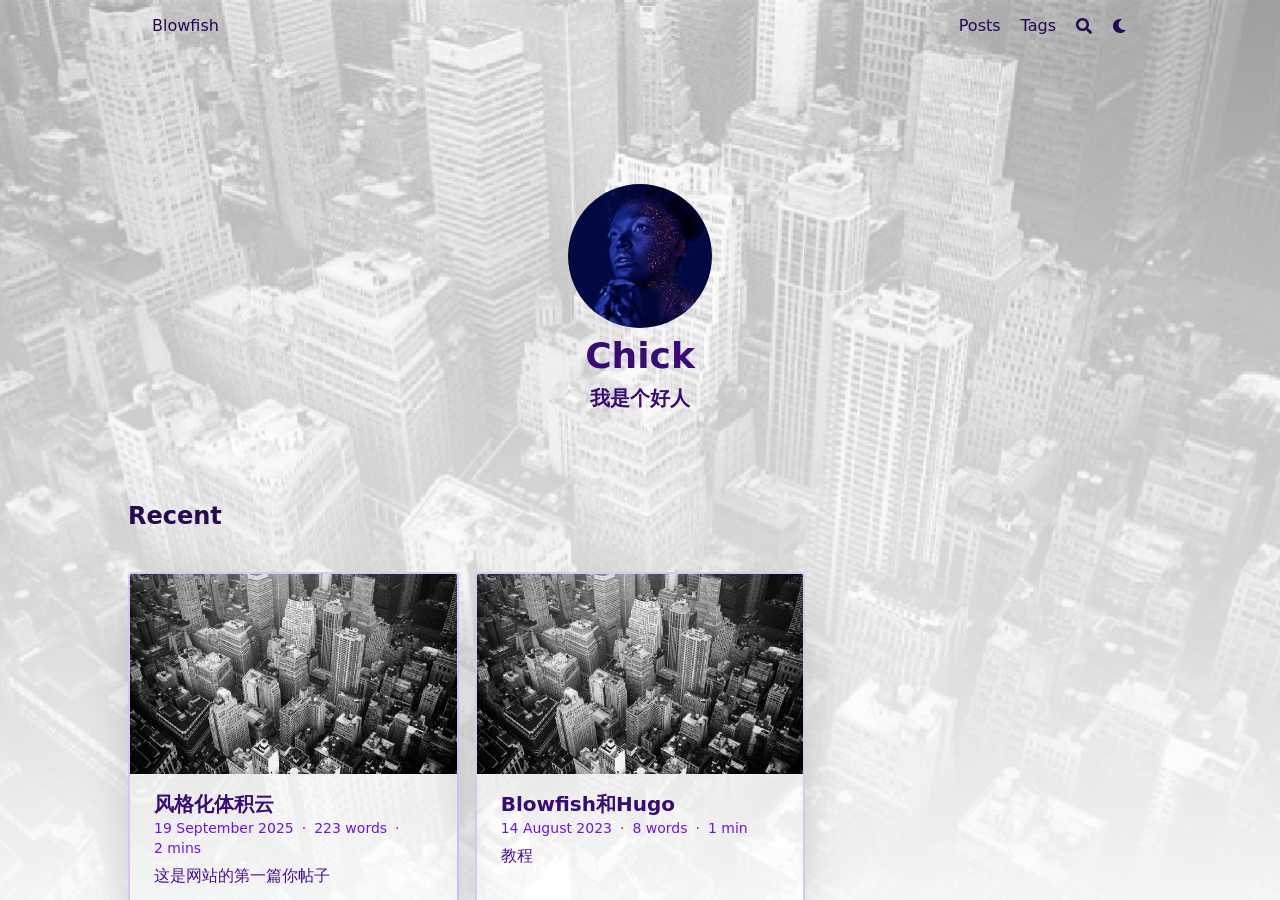
<file: page/1/index.html>
<!DOCTYPE html>
<html lang="en">
  <head>
    <title>https://chi-ck.github.io/</title>
    <link rel="canonical" href="https://chi-ck.github.io/">
    <meta charset="utf-8">
    <meta http-equiv="refresh" content="0; url=https://chi-ck.github.io/">
  </head>
</html>
</file>
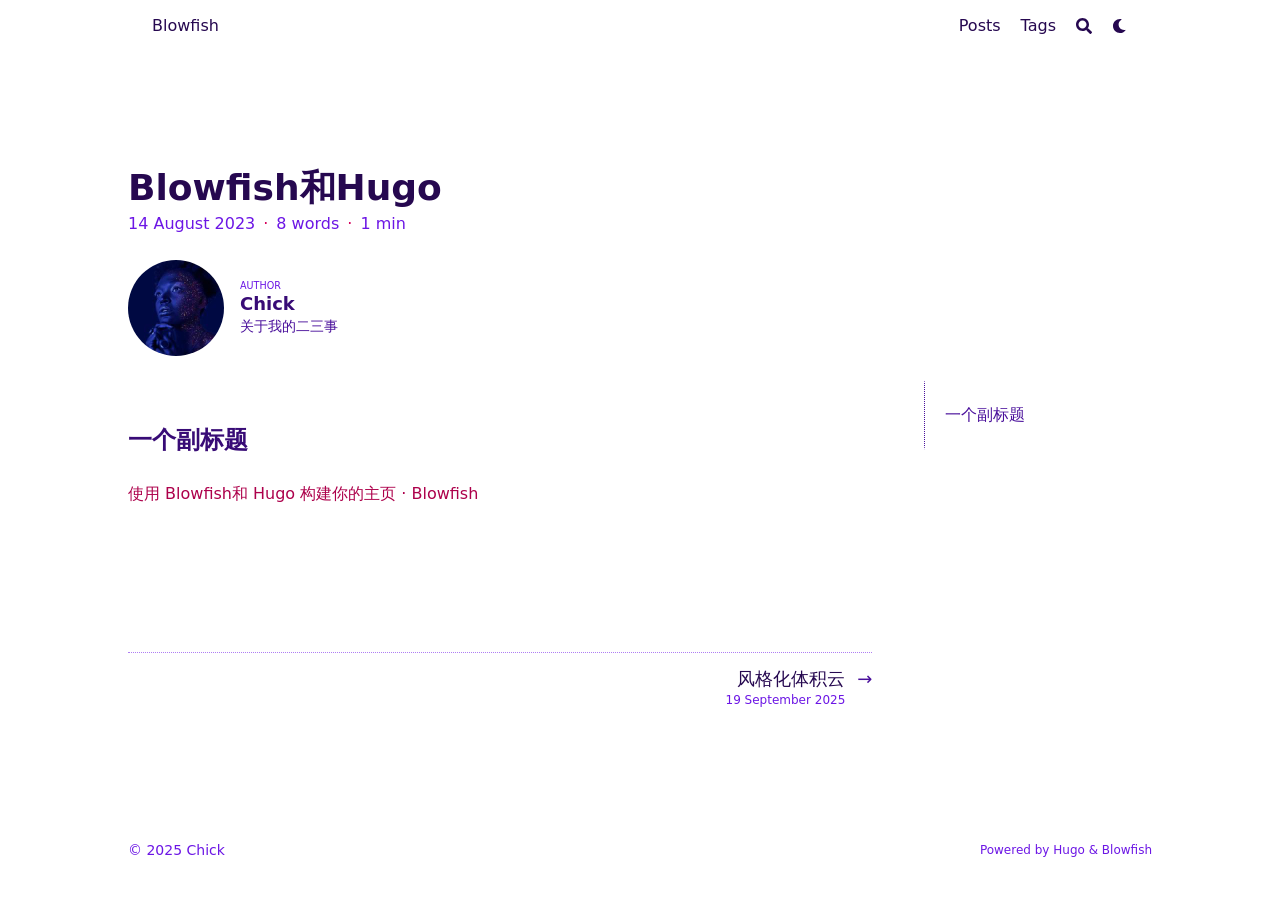
<file: posts/hugo/index.html>
<!doctype html>
<html
  lang="en"
  dir="ltr"
  class="scroll-smooth"
  data-default-appearance="light"
  data-auto-appearance="true"><head>
  <meta charset="utf-8">
  
    <meta http-equiv="content-language" content="en">
  
  <meta name="viewport" content="width=device-width, initial-scale=1.0">
  <meta http-equiv="X-UA-Compatible" content="ie=edge">
  <meta name="theme-color">

  
  <title>Blowfish和Hugo &middot; Blowfish</title>
    <meta name="title" content="Blowfish和Hugo &middot; Blowfish">

  
  <meta name="description" content="教程">
  <meta name="keywords" content="space,">
  
  
  <link rel="canonical" href="https://chi-ck.github.io/posts/hugo/">
  
  
  
  
  
  
  
  
  
  
    
    
  
  
  <link
    type="text/css"
    rel="stylesheet"
    href="/css/main.bundle.min.499481a978a9a892726b5a7609beecd220d6e2b13fdc919d910d67a97259213c73610ebbfdf751f5c2747d389efd987e8e426e6fd5e172f912b84ad76ac126b4.css"
    integrity="sha512-SZSBqXipqJJya1p2Cb7s0iDW4rE/3JGdkQ1nqXJZITxzYQ67/fdR9cJ0fTie/Zh&#43;jkJub9XhcvkSuErXasEmtA==">

  
  
  <script
    type="text/javascript"
    src="/js/appearance.min.516a16745bea5a9bd011138d254cc0fd3973cd55ce6e15f3dec763e7c7c2c7448f8fe7b54cca811cb821b0c7e12cd161caace1dd794ac3d34d40937cbcc9ee12.js"
    integrity="sha512-UWoWdFvqWpvQERONJUzA/TlzzVXObhXz3sdj58fCx0SPj&#43;e1TMqBHLghsMfhLNFhyqzh3XlKw9NNQJN8vMnuEg=="></script>
  
  
  
  
    
    
    
  
  
  
  
  
  
  
  
  
  
    
    <script
      defer
      type="text/javascript"
      id="script-bundle"
      src="/js/main.bundle.min.a187118b41a60744310065c567365de85730c8495301d0ebae41810cc6f7a47432b1de7d4f3b11338959f1ac50c266be6b4b73acf6bf770016eb59b602cc1aa0.js"
      integrity="sha512-oYcRi0GmB0QxAGXFZzZd6FcwyElTAdDrrkGBDMb3pHQysd59TzsRM4lZ8axQwma&#43;a0tzrPa/dwAW61m2AswaoA=="
      data-copy="Copy"
      data-copied="Copied"></script>
  
  
    
    <script src="/lib/zoom/zoom.min.umd.a527109b68c082a70f3697716dd72a9d5aa8b545cf800cecbbc7399f2ca6f6e0ce3e431f2062b48bbfa47c9ea42822714060bef309be073f49b9c0e30d318d7b.js" integrity="sha512-pScQm2jAgqcPNpdxbdcqnVqotUXPgAzsu8c5nyym9uDOPkMfIGK0i7&#43;kfJ6kKCJxQGC&#43;8wm&#43;Bz9JucDjDTGNew=="></script>
  

  
  
    <link rel="apple-touch-icon" sizes="180x180" href="/apple-touch-icon.png">
    <link rel="icon" type="image/png" sizes="32x32" href="/favicon-32x32.png">
    <link rel="icon" type="image/png" sizes="16x16" href="/favicon-16x16.png">
    <link rel="manifest" href="/site.webmanifest">
  

  
  
  
  
  
  

  
  <meta property="og:url" content="https://chi-ck.github.io/posts/hugo/">
  <meta property="og:site_name" content="Blowfish">
  <meta property="og:title" content="Blowfish和Hugo">
  <meta property="og:description" content="教程">
  <meta property="og:locale" content="en">
  <meta property="og:type" content="article">
    <meta property="article:section" content="posts">
    <meta property="article:published_time" content="2023-08-14T00:00:00+00:00">
    <meta property="article:modified_time" content="2023-08-14T00:00:00+00:00">
    <meta property="article:tag" content="Space">
    <meta property="og:image" content="https://chi-ck.github.io/posts/hugo/featured.jpg">

  
  <meta name="twitter:card" content="summary_large_image">
  <meta name="twitter:image" content="https://chi-ck.github.io/posts/hugo/featured.jpg">
  <meta name="twitter:title" content="Blowfish和Hugo">
  <meta name="twitter:description" content="教程">
<meta name="twitter:image" content="https://chi-ck.github.io/posts/hugo/featured.jpg">
    <meta property="og:image" content="https://chi-ck.github.io/posts/hugo/featured.jpg">
  <script type="application/ld+json">
  [{
    "@context": "https://schema.org",
    "@type": "Article",
    "articleSection": "Posts",
    "name": "Blowfish和Hugo",
    "headline": "Blowfish和Hugo",
    
    "abstract": "教程",
    "inLanguage": "en",
    "url" : "https:\/\/chi-ck.github.io\/posts\/hugo\/",
    "author" : {
      "@type": "Person",
      "name": "Chick"
    },
    "copyrightYear": "2023",
    "dateCreated": "2023-08-14T00:00:00\u002b00:00",
    "datePublished": "2023-08-14T00:00:00\u002b00:00",
    
    "dateModified": "2023-08-14T00:00:00\u002b00:00",
    
    "keywords": ["space"],
    
    "mainEntityOfPage": "true",
    "wordCount": "8"
  }]
  </script>



  
  
    <meta name="author" content="Chick">
  
  

  
  

<script src="/lib/jquery/jquery.slim.min.b0dca576e87d7eaa5850ae4e61759c065786cdb6489d68fcc82240539eebd5da522bdb4fda085ffd245808c8fe2acb2516408eb774ef26b5f6015fc6737c0ea8.js" integrity="sha512-sNylduh9fqpYUK5OYXWcBleGzbZInWj8yCJAU57r1dpSK9tP2ghf/SRYCMj&#43;KsslFkCOt3TvJrX2AV/Gc3wOqA=="></script>


























  

  

  

  

  





  
  





  
  

  
  

  
  

  
  
</head>
<body
    class="flex flex-col h-screen px-6 m-auto text-lg leading-7 max-w-7xl bg-neutral text-neutral-900 dark:bg-neutral-800 dark:text-neutral sm:px-14 md:px-24 lg:px-32 scrollbar-thin scrollbar-track-neutral-200 scrollbar-thumb-neutral-400 dark:scrollbar-track-neutral-800 dark:scrollbar-thumb-neutral-600">
    <div id="the-top" class="absolute flex self-center">
      <a
        class="px-3 py-1 text-sm -translate-y-8 rounded-b-lg bg-primary-200 focus:translate-y-0 dark:bg-neutral-600"
        href="#main-content">
        <span class="font-bold text-primary-600 pe-2 dark:text-primary-400">&darr;</span>
        Skip to main content
      </a>
    </div>
    
    
      <div class="min-h-[148px]"></div>
<div class="fixed inset-x-0 pl-[24px] pr-[24px] z-100">
  <div
    id="menu-blur"
    class="absolute opacity-0 inset-x-0 top-0 h-full single_hero_background nozoom backdrop-blur-2xl shadow-2xl"></div>
  <div class="relative max-w-[64rem] ml-auto mr-auto">
    













<div
  class="main-menu flex items-center justify-between px-4 py-6 sm:px-6 md:justify-start gap-x-3 pt-[2px] pr-0 pb-[3px] pl-0">
  
  

  <div class="flex flex-1 items-center justify-between">
    <nav class="flex space-x-3">
      
        <a href="/" class="text-base font-medium">
          Blowfish
        </a>
      
    </nav>
    
  <nav class="hidden md:flex items-center gap-x-5 md:ml-12 h-12">
    
      
        
  <a
  href="/posts/"
  
  class="flex items-center hover:text-primary-600 dark:hover:text-primary-400">
  
  <p class="text-base font-medium" title="Posts">
    Posts
  </p>
</a>



      
        
  <a
  href="/tags/"
  
  class="flex items-center hover:text-primary-600 dark:hover:text-primary-400">
  
  <p class="text-base font-medium" title="Tags">
    Tags
  </p>
</a>



      
    

    

    

    
      <button
        id="search-button"
        aria-label="Search"
        class="text-base hover:text-primary-600 dark:hover:text-primary-400"
        title="Search (/)">
        <span class="relative block icon"><svg aria-hidden="true" focusable="false" data-prefix="fas" data-icon="search" class="svg-inline--fa fa-search fa-w-16" role="img" xmlns="http://www.w3.org/2000/svg" viewBox="0 0 512 512"><path fill="currentColor" d="M505 442.7L405.3 343c-4.5-4.5-10.6-7-17-7H372c27.6-35.3 44-79.7 44-128C416 93.1 322.9 0 208 0S0 93.1 0 208s93.1 208 208 208c48.3 0 92.7-16.4 128-44v16.3c0 6.4 2.5 12.5 7 17l99.7 99.7c9.4 9.4 24.6 9.4 33.9 0l28.3-28.3c9.4-9.4 9.4-24.6.1-34zM208 336c-70.7 0-128-57.2-128-128 0-70.7 57.2-128 128-128 70.7 0 128 57.2 128 128 0 70.7-57.2 128-128 128z"/></svg>
</span>
      </button>
    

    
      <div class=" flex items-center">
        <button
          id="appearance-switcher"
          aria-label="Dark mode switcher"
          type="button"
          class="text-base hover:text-primary-600 dark:hover:text-primary-400">
          <div class="flex items-center justify-center dark:hidden">
            <span class="relative block icon"><svg xmlns="http://www.w3.org/2000/svg" viewBox="0 0 512 512"><path fill="currentColor" d="M32 256c0-123.8 100.3-224 223.8-224c11.36 0 29.7 1.668 40.9 3.746c9.616 1.777 11.75 14.63 3.279 19.44C245 86.5 211.2 144.6 211.2 207.8c0 109.7 99.71 193 208.3 172.3c9.561-1.805 16.28 9.324 10.11 16.95C387.9 448.6 324.8 480 255.8 480C132.1 480 32 379.6 32 256z"/></svg>
</span>
          </div>
          <div class="items-center justify-center hidden dark:flex">
            <span class="relative block icon"><svg xmlns="http://www.w3.org/2000/svg" viewBox="0 0 512 512"><path fill="currentColor" d="M256 159.1c-53.02 0-95.1 42.98-95.1 95.1S202.1 351.1 256 351.1s95.1-42.98 95.1-95.1S309 159.1 256 159.1zM509.3 347L446.1 255.1l63.15-91.01c6.332-9.125 1.104-21.74-9.826-23.72l-109-19.7l-19.7-109c-1.975-10.93-14.59-16.16-23.72-9.824L256 65.89L164.1 2.736c-9.125-6.332-21.74-1.107-23.72 9.824L121.6 121.6L12.56 141.3C1.633 143.2-3.596 155.9 2.736 164.1L65.89 256l-63.15 91.01c-6.332 9.125-1.105 21.74 9.824 23.72l109 19.7l19.7 109c1.975 10.93 14.59 16.16 23.72 9.824L256 446.1l91.01 63.15c9.127 6.334 21.75 1.107 23.72-9.822l19.7-109l109-19.7C510.4 368.8 515.6 356.1 509.3 347zM256 383.1c-70.69 0-127.1-57.31-127.1-127.1c0-70.69 57.31-127.1 127.1-127.1s127.1 57.3 127.1 127.1C383.1 326.7 326.7 383.1 256 383.1z"/></svg>
</span>
          </div>
        </button>
      </div>
    
  </nav>

    
  <div class="flex md:hidden items-center gap-x-5 md:ml-12 h-12">
    <span></span>

    

    

    
      <button
        id="search-button-mobile"
        aria-label="Search"
        class="text-base hover:text-primary-600 dark:hover:text-primary-400"
        title="Search (/)">
        <span class="relative block icon"><svg aria-hidden="true" focusable="false" data-prefix="fas" data-icon="search" class="svg-inline--fa fa-search fa-w-16" role="img" xmlns="http://www.w3.org/2000/svg" viewBox="0 0 512 512"><path fill="currentColor" d="M505 442.7L405.3 343c-4.5-4.5-10.6-7-17-7H372c27.6-35.3 44-79.7 44-128C416 93.1 322.9 0 208 0S0 93.1 0 208s93.1 208 208 208c48.3 0 92.7-16.4 128-44v16.3c0 6.4 2.5 12.5 7 17l99.7 99.7c9.4 9.4 24.6 9.4 33.9 0l28.3-28.3c9.4-9.4 9.4-24.6.1-34zM208 336c-70.7 0-128-57.2-128-128 0-70.7 57.2-128 128-128 70.7 0 128 57.2 128 128 0 70.7-57.2 128-128 128z"/></svg>
</span>
      </button>
    

    
      <button
        id="appearance-switcher-mobile"
        aria-label="Dark mode switcher"
        type="button"
        class="text-base hover:text-primary-600 dark:hover:text-primary-400 me-1">
        <div class="flex items-center justify-center dark:hidden">
          <span class="relative block icon"><svg xmlns="http://www.w3.org/2000/svg" viewBox="0 0 512 512"><path fill="currentColor" d="M32 256c0-123.8 100.3-224 223.8-224c11.36 0 29.7 1.668 40.9 3.746c9.616 1.777 11.75 14.63 3.279 19.44C245 86.5 211.2 144.6 211.2 207.8c0 109.7 99.71 193 208.3 172.3c9.561-1.805 16.28 9.324 10.11 16.95C387.9 448.6 324.8 480 255.8 480C132.1 480 32 379.6 32 256z"/></svg>
</span>
        </div>
        <div class="items-center justify-center hidden dark:flex">
          <span class="relative block icon"><svg xmlns="http://www.w3.org/2000/svg" viewBox="0 0 512 512"><path fill="currentColor" d="M256 159.1c-53.02 0-95.1 42.98-95.1 95.1S202.1 351.1 256 351.1s95.1-42.98 95.1-95.1S309 159.1 256 159.1zM509.3 347L446.1 255.1l63.15-91.01c6.332-9.125 1.104-21.74-9.826-23.72l-109-19.7l-19.7-109c-1.975-10.93-14.59-16.16-23.72-9.824L256 65.89L164.1 2.736c-9.125-6.332-21.74-1.107-23.72 9.824L121.6 121.6L12.56 141.3C1.633 143.2-3.596 155.9 2.736 164.1L65.89 256l-63.15 91.01c-6.332 9.125-1.105 21.74 9.824 23.72l109 19.7l19.7 109c1.975 10.93 14.59 16.16 23.72 9.824L256 446.1l91.01 63.15c9.127 6.334 21.75 1.107 23.72-9.822l19.7-109l109-19.7C510.4 368.8 515.6 356.1 509.3 347zM256 383.1c-70.69 0-127.1-57.31-127.1-127.1c0-70.69 57.31-127.1 127.1-127.1s127.1 57.3 127.1 127.1C383.1 326.7 326.7 383.1 256 383.1z"/></svg>
</span>
        </div>
      </button>
    
  </div>

  </div>
  
  <div class="-my-2 md:hidden">
    <div id="menu-button" class="block">
      
        <div class="cursor-pointer hover:text-primary-600 dark:hover:text-primary-400">
          <span class="relative block icon"><svg xmlns="http://www.w3.org/2000/svg" viewBox="0 0 448 512"><path fill="currentColor" d="M0 96C0 78.33 14.33 64 32 64H416C433.7 64 448 78.33 448 96C448 113.7 433.7 128 416 128H32C14.33 128 0 113.7 0 96zM0 256C0 238.3 14.33 224 32 224H416C433.7 224 448 238.3 448 256C448 273.7 433.7 288 416 288H32C14.33 288 0 273.7 0 256zM416 448H32C14.33 448 0 433.7 0 416C0 398.3 14.33 384 32 384H416C433.7 384 448 398.3 448 416C448 433.7 433.7 448 416 448z"/></svg>
</span>
        </div>
        <div
          id="menu-wrapper"
          class="fixed inset-0 z-30 invisible w-screen h-screen m-0 overflow-auto transition-opacity opacity-0 cursor-default bg-neutral-100/50 backdrop-blur-sm dark:bg-neutral-900/50 pt-[5px]">
          <ul
            class="flex space-y-2 mt-3 flex-col items-end w-full px-6 py-6 mx-auto overflow-visible list-none text-end max-w-7xl">
            <li id="menu-close-button">
              <span
                class="cursor-pointer inline-block align-text-bottom hover:text-primary-600 dark:hover:text-primary-400">
                <span class="relative block icon"><svg xmlns="http://www.w3.org/2000/svg" viewBox="0 0 320 512"><path fill="currentColor" d="M310.6 361.4c12.5 12.5 12.5 32.75 0 45.25C304.4 412.9 296.2 416 288 416s-16.38-3.125-22.62-9.375L160 301.3L54.63 406.6C48.38 412.9 40.19 416 32 416S15.63 412.9 9.375 406.6c-12.5-12.5-12.5-32.75 0-45.25l105.4-105.4L9.375 150.6c-12.5-12.5-12.5-32.75 0-45.25s32.75-12.5 45.25 0L160 210.8l105.4-105.4c12.5-12.5 32.75-12.5 45.25 0s12.5 32.75 0 45.25l-105.4 105.4L310.6 361.4z"/></svg>
</span>
              </span>
            </li>

            
              
  <li class="mt-1">
  <a
    href="/posts/"
    
    class="flex items-center hover:text-primary-600 dark:hover:text-primary-400">
    
    <p class="text-bg font-bg" title="Posts">
      Posts
    </p>
  </a>
</li>



            
              
  <li class="mt-1">
  <a
    href="/tags/"
    
    class="flex items-center hover:text-primary-600 dark:hover:text-primary-400">
    
    <p class="text-bg font-bg" title="Tags">
      Tags
    </p>
  </a>
</li>



            

          </ul>
          
        </div>
      
    </div>
  </div>

</div>





  </div>
</div>


<script
  type="text/javascript"
  src="/js/background-blur.min.00a57c73ea12f2cab2980c3c3d649e89f6d82f190f74bbe2b67f2f5e39ab7d032ece47086400ca05396758aace13299da49aca43ea643d2625e62c506267a169.js"
  integrity="sha512-AKV8c&#43;oS8sqymAw8PWSeifbYLxkPdLvitn8vXjmrfQMuzkcIZADKBTlnWKrOEymdpJrKQ&#43;pkPSYl5ixQYmehaQ=="
  data-blur-id="menu-blur"></script>

    
    <div class="relative flex flex-col grow">
      <main id="main-content" class="grow">
        
  
  <article>
    
    

    
    <header id="single_header" class="mt-5 max-w-prose">
      
      <h1 class="mt-0 text-4xl font-extrabold text-neutral-900 dark:text-neutral">
        Blowfish和Hugo
      </h1>
      <div class="mt-1 mb-6 text-base text-neutral-500 dark:text-neutral-400 print:hidden">
        





  
  



  

  
  
  

  
  
    
  

  
    
  

  

  
    
  

  
    
  

  

  

  

  

  


  <div class="flex flex-row flex-wrap items-center">
    
    
      <time datetime="2023-08-14T00:00:00&#43;00:00">14 August 2023</time><span class="px-2 text-primary-500">&middot;</span><span>8 words</span><span class="px-2 text-primary-500">&middot;</span><span title="Reading time">1 min</span>
    

    
    
  </div>

  

  
  

  
  



      </div>
      
        
  
  
  
  
  
  

  

  
    
    
<div class="flex author">
  
    
    
      
    
    
      
        
      
      <img
        class="!mt-0 !mb-0 h-24 w-24 rounded-full me-4"
        width="96"
        height="96"
        alt="Chick"
        src="/profile_hu_b119ea74b0ccb5c7.jpg">
    
  
  <div class="place-self-center">
    
      <div class="text-[0.6rem] uppercase leading-3 text-neutral-500 dark:text-neutral-400">
        Author
      </div>
      <div class="font-semibold leading-6 text-neutral-800 dark:text-neutral-300">
        Chick
      </div>
    
    
      <div class="text-sm text-neutral-700 dark:text-neutral-400">关于我的二三事</div>
    
    <div class="text-2xl sm:text-lg">
</div>
  </div>
</div>

  

  

  
    <div class="mb-5"></div>
  

      
    </header>

    
    <section class="flex flex-col max-w-full mt-0 prose dark:prose-invert lg:flex-row">
      
      
      
      
      
      
        <div class="order-first lg:ml-auto px-0 lg:order-last lg:ps-8">
          <div class="toc ps-5 print:hidden lg:sticky lg:top-[140px]">
            
              <details
  open
  id="TOCView"
  class="toc-right mt-0 overflow-y-auto overscroll-contain scrollbar-thin scrollbar-track-neutral-200 scrollbar-thumb-neutral-400 dark:scrollbar-track-neutral-800 dark:scrollbar-thumb-neutral-600 rounded-lg -ms-5 ps-5 pe-2 hidden lg:block">
  <summary
    class="block py-1 text-lg font-semibold cursor-pointer bg-neutral-100 text-neutral-800 -ms-5 ps-5 dark:bg-neutral-700 dark:text-neutral-100 lg:hidden">
    Table of Contents
  </summary>
  <div
    class="min-w-[220px] py-2 border-dotted border-s-1 -ms-5 ps-5 dark:border-neutral-600">
    <nav id="TableOfContents">
  <ul>
    <li><a href="#一个副标题">一个副标题</a></li>
  </ul>
</nav>
  </div>
</details>
<details class="toc-inside mt-0 overflow-hidden rounded-lg -ms-5 ps-5 lg:hidden">
  <summary
    class="py-1 text-lg font-semibold cursor-pointer bg-neutral-100 text-neutral-800 -ms-5 ps-5 dark:bg-neutral-700 dark:text-neutral-100 lg:hidden">
    Table of Contents
  </summary>
  <div
    class="py-2 border-dotted border-neutral-300 border-s-1 -ms-5 ps-5 dark:border-neutral-600">
    <nav id="TableOfContents">
  <ul>
    <li><a href="#一个副标题">一个副标题</a></li>
  </ul>
</nav>
  </div>
</details>



            
            
          </div>
        </div>
      


      <div class="min-w-0 min-h-0 max-w-fit">
        

        <div class="article-content max-w-prose mb-20">
          
<h2 class="relative group">一个副标题 
    <div id="一个副标题" class="anchor"></div>
    
    <span
        class="absolute top-0 w-6 transition-opacity opacity-0 -start-6 not-prose group-hover:opacity-100 select-none">
        <a class="group-hover:text-primary-300 dark:group-hover:text-neutral-700 !no-underline" href="#%e4%b8%80%e4%b8%aa%e5%89%af%e6%a0%87%e9%a2%98" aria-label="Anchor">#</a>
    </span>        
    
</h2>
<p><a
  href="https://blowfish.page/zh-cn/guides/202310-blowfish-tutorial/"
    target="_blank"
  >使用 Blowfish和 Hugo 构建你的主页 · Blowfish</a></p>

          
          
          
        </div>
        
        

        

        
  
  


      </div>

      
      
        
        
          
          
        
        
        
        <script
          type="text/javascript"
          src="/js/page.min.54b6f4371722649edbe871e431d8670d670878c22be8f36e229fe53cc9b786fe25a834def5e6de621f7a3e37b72bc8cd73839aa5ed907ed6cbd45cd3e1b0fa20.js"
          integrity="sha512-VLb0NxciZJ7b6HHkMdhnDWcIeMIr6PNuIp/lPMm3hv4lqDTe9ebeYh96Pje3K8jNc4Oape2QftbL1FzT4bD6IA=="
          data-oid="views_posts/hugo/index.md"
          data-oid-likes="likes_posts/hugo/index.md"></script>
      
    </section>

    
    <footer class="pt-8 max-w-prose print:hidden">
      
  
    
    
    
    <div class="pt-8">
      <hr class="border-dotted border-neutral-300 dark:border-neutral-600">
      <div class="flex justify-between pt-3">
        <span>
          
        </span>
        <span>
          
            <a class="flex text-right group ml-3" href="/posts/myfirstpost/">
              <span class="flex flex-col">
                <span class="mt-[0.1rem] leading-6 group-hover:underline group-hover:decoration-primary-500"
                  >风格化体积云</span
                >
                <span class="mt-[0.1rem] text-xs text-neutral-500 dark:text-neutral-400">
                  
                    <time datetime="2025-09-19T00:00:00&#43;00:00">19 September 2025</time>
                  
                </span>
              </span>
              <span
                class="ml-3 text-neutral-700 group-hover:text-primary-600 ltr:inline rtl:hidden dark:text-neutral dark:group-hover:text-primary-400"
                >&rarr;</span
              >
              <span
                class="mr-3 text-neutral-700 group-hover:text-primary-600 ltr:hidden rtl:inline dark:text-neutral dark:group-hover:text-primary-400"
                >&larr;</span
              >
            </a>
          
        </span>
      </div>
    </div>
  


      
    </footer>
  </article>

        <div id="top-scroller" class="pointer-events-none absolute top-[110vh] bottom-0 w-12 ltr:right-0 rtl:left-0 z-10">
  <a
    href="#the-top"
    class="pointer-events-auto sticky top-[calc(100vh-5.5rem)] flex h-12 w-12 mb-16 items-center justify-center rounded-full bg-neutral/50 text-xl text-neutral-700 hover:text-primary-600 dark:bg-neutral-800/50 dark:text-neutral dark:hover:text-primary-400"
    aria-label="Scroll to top"
    title="Scroll to top">
    &uarr;
  </a>
</div>

      </main><footer id="site-footer" class="py-10 print:hidden">
  
  
    
  
  <div class="flex items-center justify-between">
    
    
      <p class="text-sm text-neutral-500 dark:text-neutral-400">
          &copy;
          2025
          Chick
      </p>
    

    
    
      <p class="text-xs text-neutral-500 dark:text-neutral-400">
        
        
        Powered by <a class="hover:underline hover:decoration-primary-400 hover:text-primary-500"
          href="https://gohugo.io/" target="_blank" rel="noopener noreferrer">Hugo</a> &amp; <a class="hover:underline hover:decoration-primary-400 hover:text-primary-500"
          href="https://blowfish.page/" target="_blank" rel="noopener noreferrer">Blowfish</a>
      </p>
    
  </div>
  
    <script>
      mediumZoom(document.querySelectorAll("img:not(.nozoom)"), {
        margin: 24,
        background: "rgba(0,0,0,0.5)",
        scrollOffset: 0,
      });
    </script>
  
  
  
  <script
    type="text/javascript"
    src="/js/process.min.ee03488f19c93c2efb199e2e3014ea5f3cb2ce7d45154adb3399a158cac27ca52831db249ede5bb602700ef87eb02434139de0858af1818ab0fb4182472204a4.js"
    integrity="sha512-7gNIjxnJPC77GZ4uMBTqXzyyzn1FFUrbM5mhWMrCfKUoMdsknt5btgJwDvh&#43;sCQ0E53ghYrxgYqw&#43;0GCRyIEpA=="></script>
  
  
</footer>
<div
  id="search-wrapper"
  class="invisible fixed inset-0 flex h-screen w-screen cursor-default flex-col bg-neutral-500/50 p-4 backdrop-blur-sm dark:bg-neutral-900/50 sm:p-6 md:p-[10vh] lg:p-[12vh] z-500"
  data-url="https://chi-ck.github.io/">
  <div
    id="search-modal"
    class="flex flex-col w-full max-w-3xl min-h-0 mx-auto border rounded-md shadow-lg top-20 border-neutral-200 bg-neutral dark:border-neutral-700 dark:bg-neutral-800">
    <header class="relative z-10 flex items-center justify-between flex-none px-2">
      <form class="flex items-center flex-auto min-w-0">
        <div class="flex items-center justify-center w-8 h-8 text-neutral-400">
          <span class="relative block icon"><svg aria-hidden="true" focusable="false" data-prefix="fas" data-icon="search" class="svg-inline--fa fa-search fa-w-16" role="img" xmlns="http://www.w3.org/2000/svg" viewBox="0 0 512 512"><path fill="currentColor" d="M505 442.7L405.3 343c-4.5-4.5-10.6-7-17-7H372c27.6-35.3 44-79.7 44-128C416 93.1 322.9 0 208 0S0 93.1 0 208s93.1 208 208 208c48.3 0 92.7-16.4 128-44v16.3c0 6.4 2.5 12.5 7 17l99.7 99.7c9.4 9.4 24.6 9.4 33.9 0l28.3-28.3c9.4-9.4 9.4-24.6.1-34zM208 336c-70.7 0-128-57.2-128-128 0-70.7 57.2-128 128-128 70.7 0 128 57.2 128 128 0 70.7-57.2 128-128 128z"/></svg>
</span>
        </div>
        <input
          type="search"
          id="search-query"
          class="flex flex-auto h-12 mx-1 bg-transparent appearance-none focus:outline-dotted focus:outline-2 focus:outline-transparent"
          placeholder="Search"
          tabindex="0">
      </form>
      <button
        id="close-search-button"
        class="flex items-center justify-center w-8 h-8 text-neutral-700 hover:text-primary-600 dark:text-neutral dark:hover:text-primary-400"
        title="Close (Esc)">
        <span class="relative block icon"><svg xmlns="http://www.w3.org/2000/svg" viewBox="0 0 320 512"><path fill="currentColor" d="M310.6 361.4c12.5 12.5 12.5 32.75 0 45.25C304.4 412.9 296.2 416 288 416s-16.38-3.125-22.62-9.375L160 301.3L54.63 406.6C48.38 412.9 40.19 416 32 416S15.63 412.9 9.375 406.6c-12.5-12.5-12.5-32.75 0-45.25l105.4-105.4L9.375 150.6c-12.5-12.5-12.5-32.75 0-45.25s32.75-12.5 45.25 0L160 210.8l105.4-105.4c12.5-12.5 32.75-12.5 45.25 0s12.5 32.75 0 45.25l-105.4 105.4L310.6 361.4z"/></svg>
</span>
      </button>
    </header>
    <section class="flex-auto px-2 overflow-auto">
      <ul id="search-results">
        
      </ul>
    </section>
  </div>
</div>

    </div>
  </body>
  
</html>
</file>
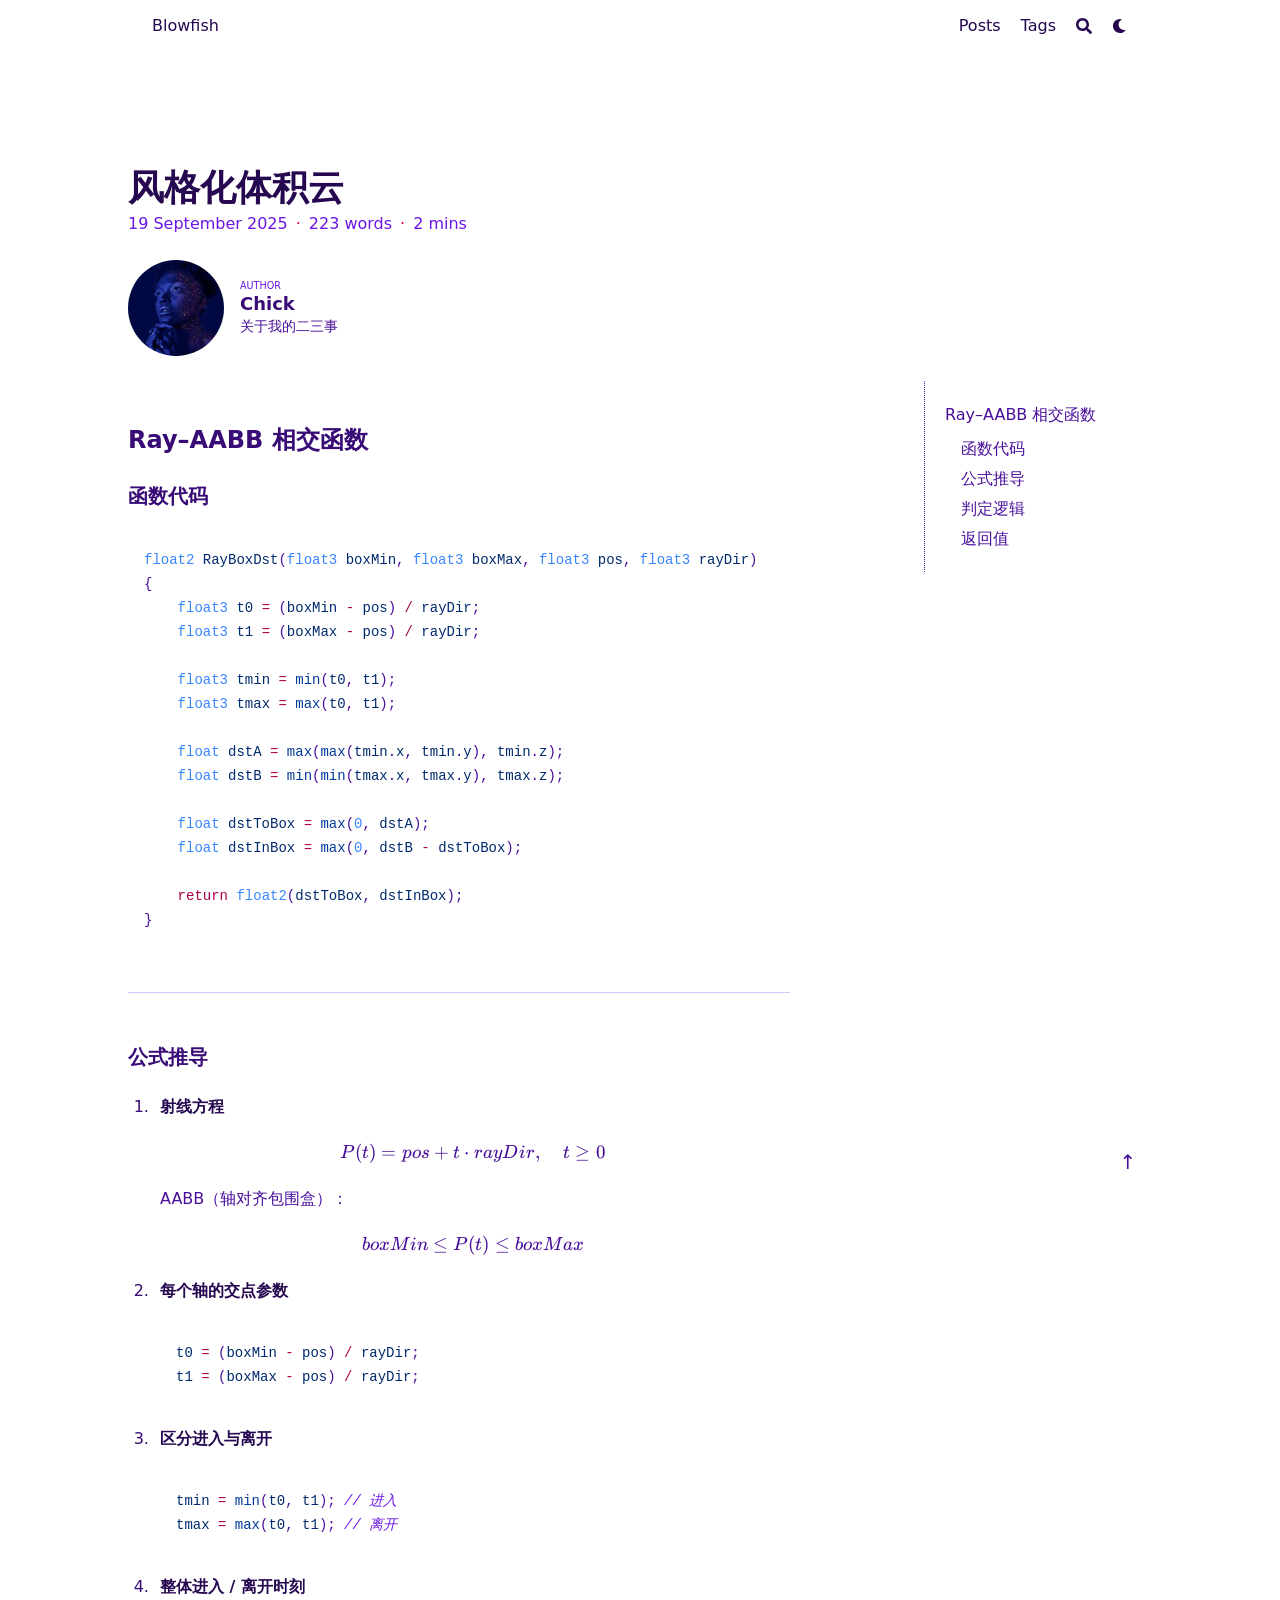
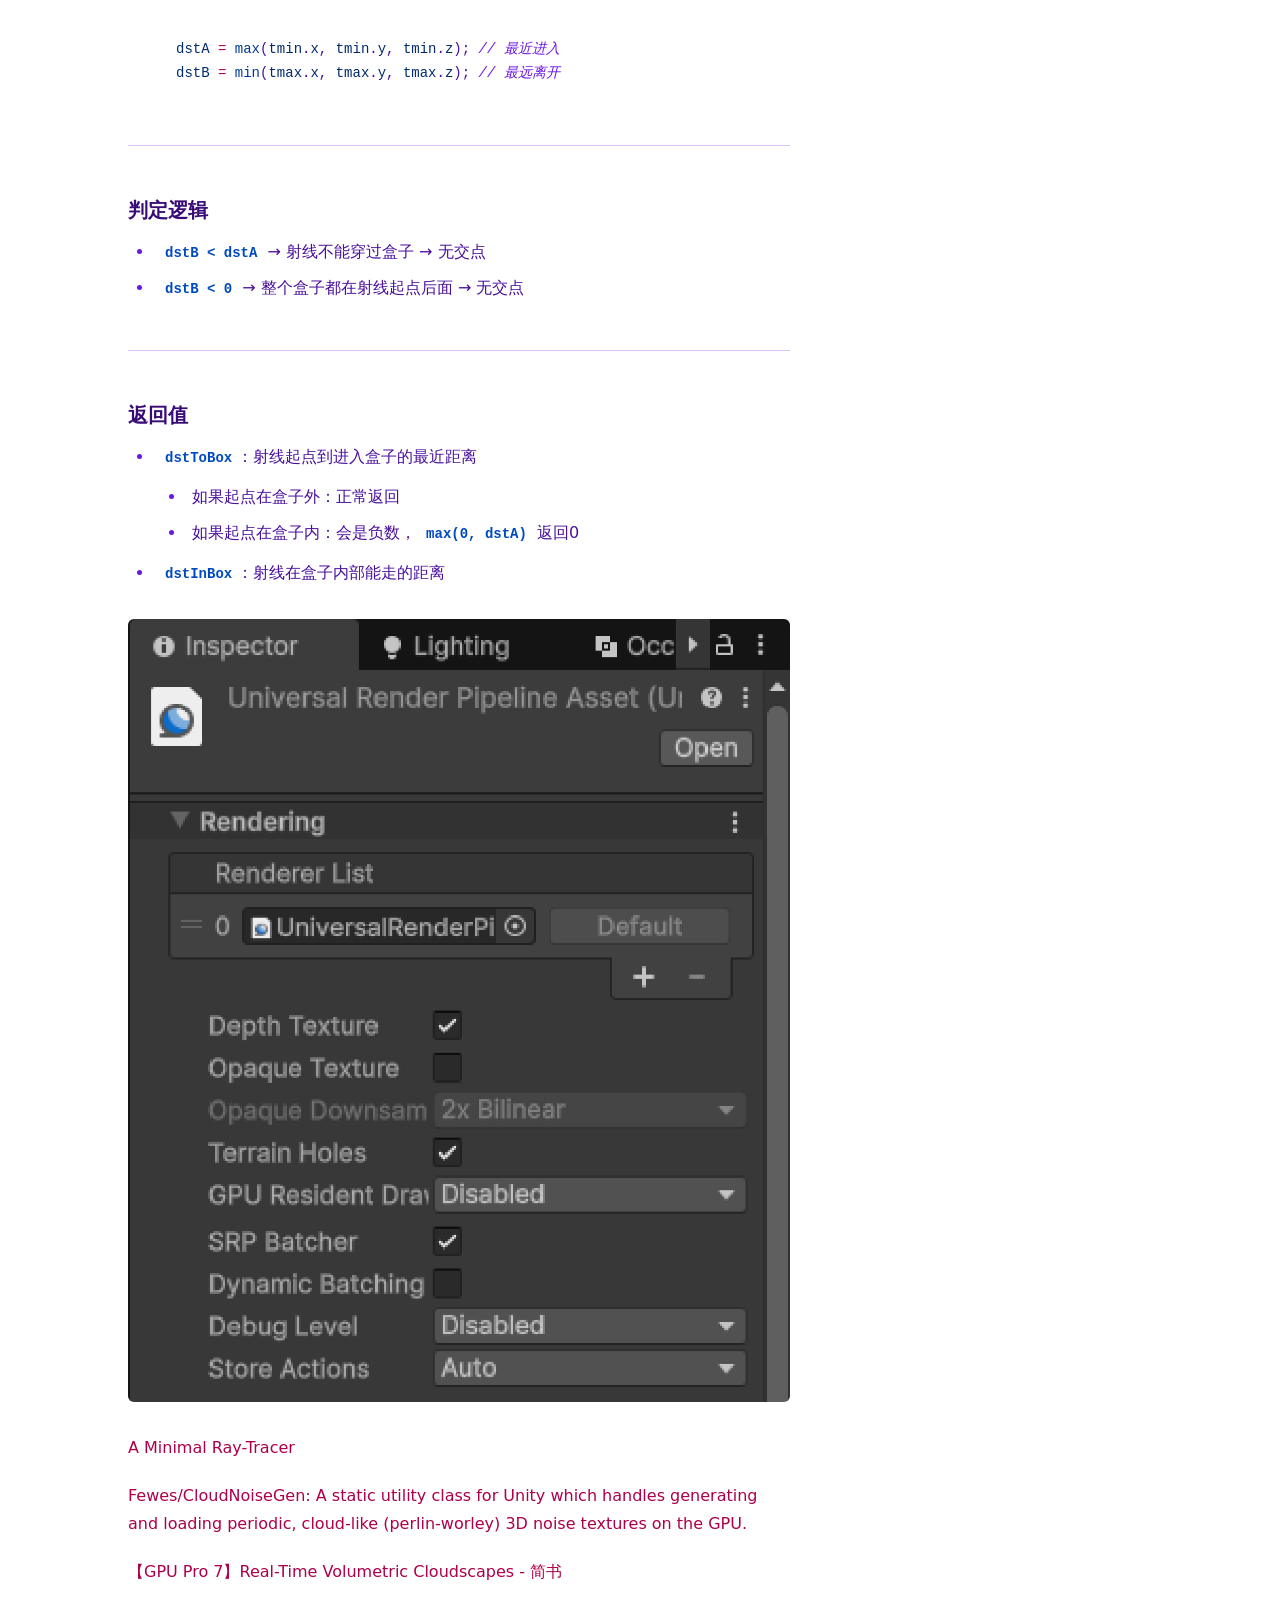
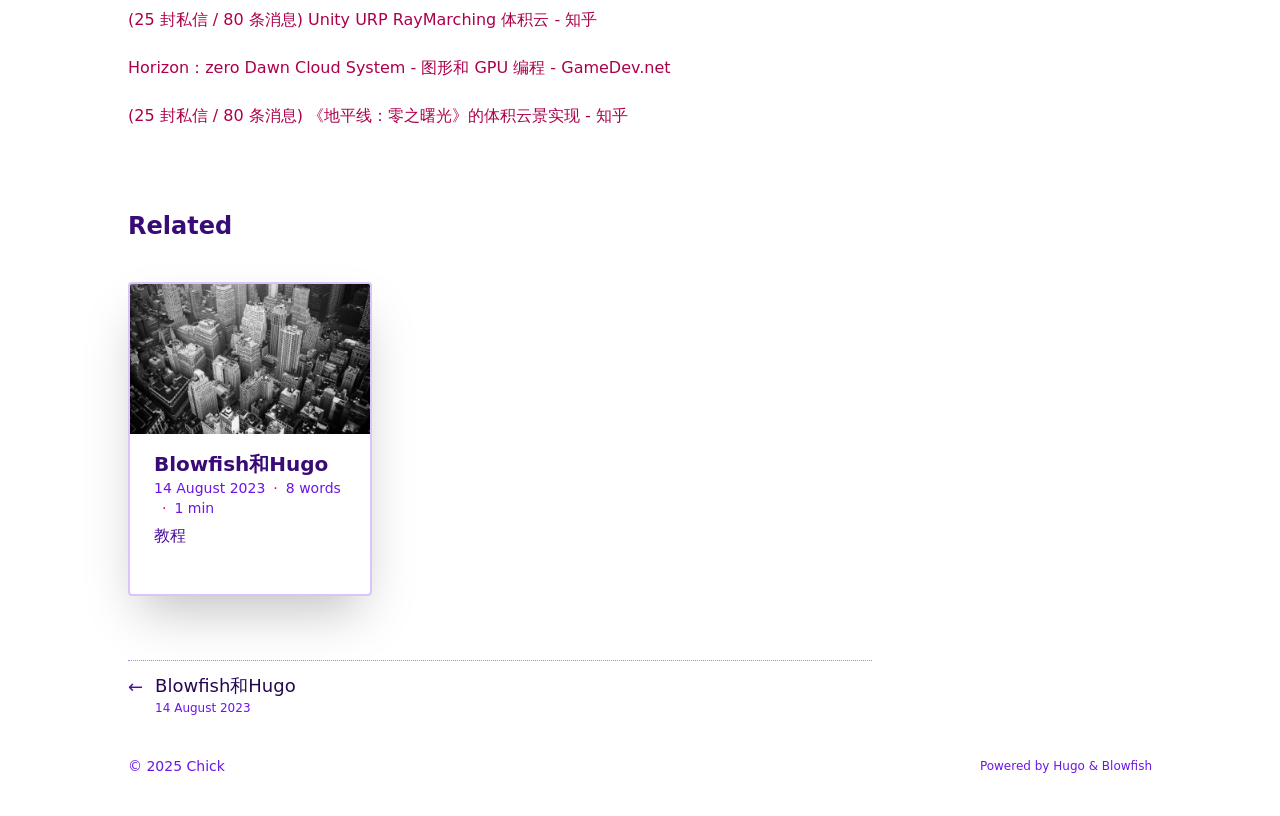
<file: posts/myfirstpost/index.html>
<!doctype html>
<html
  lang="en"
  dir="ltr"
  class="scroll-smooth"
  data-default-appearance="light"
  data-auto-appearance="true"><head>
  <meta charset="utf-8">
  
    <meta http-equiv="content-language" content="en">
  
  <meta name="viewport" content="width=device-width, initial-scale=1.0">
  <meta http-equiv="X-UA-Compatible" content="ie=edge">
  <meta name="theme-color">

  
  <title>风格化体积云 &middot; Blowfish</title>
    <meta name="title" content="风格化体积云 &middot; Blowfish">

  
  <meta name="description" content="这是网站的第一篇你帖子">
  <meta name="keywords" content="space,">
  
  
  <link rel="canonical" href="https://chi-ck.github.io/posts/myfirstpost/">
  
  
  
  
  
  
  
  
  
  
    
    
  
  
  <link
    type="text/css"
    rel="stylesheet"
    href="/css/main.bundle.min.499481a978a9a892726b5a7609beecd220d6e2b13fdc919d910d67a97259213c73610ebbfdf751f5c2747d389efd987e8e426e6fd5e172f912b84ad76ac126b4.css"
    integrity="sha512-SZSBqXipqJJya1p2Cb7s0iDW4rE/3JGdkQ1nqXJZITxzYQ67/fdR9cJ0fTie/Zh&#43;jkJub9XhcvkSuErXasEmtA==">

  
  
  <script
    type="text/javascript"
    src="/js/appearance.min.516a16745bea5a9bd011138d254cc0fd3973cd55ce6e15f3dec763e7c7c2c7448f8fe7b54cca811cb821b0c7e12cd161caace1dd794ac3d34d40937cbcc9ee12.js"
    integrity="sha512-UWoWdFvqWpvQERONJUzA/TlzzVXObhXz3sdj58fCx0SPj&#43;e1TMqBHLghsMfhLNFhyqzh3XlKw9NNQJN8vMnuEg=="></script>
  
  
  
  
    
    
    
  
  
  
  
  
  
  
  
  
  
    
    <script
      defer
      type="text/javascript"
      id="script-bundle"
      src="/js/main.bundle.min.a187118b41a60744310065c567365de85730c8495301d0ebae41810cc6f7a47432b1de7d4f3b11338959f1ac50c266be6b4b73acf6bf770016eb59b602cc1aa0.js"
      integrity="sha512-oYcRi0GmB0QxAGXFZzZd6FcwyElTAdDrrkGBDMb3pHQysd59TzsRM4lZ8axQwma&#43;a0tzrPa/dwAW61m2AswaoA=="
      data-copy="Copy"
      data-copied="Copied"></script>
  
  
    
    <script src="/lib/zoom/zoom.min.umd.a527109b68c082a70f3697716dd72a9d5aa8b545cf800cecbbc7399f2ca6f6e0ce3e431f2062b48bbfa47c9ea42822714060bef309be073f49b9c0e30d318d7b.js" integrity="sha512-pScQm2jAgqcPNpdxbdcqnVqotUXPgAzsu8c5nyym9uDOPkMfIGK0i7&#43;kfJ6kKCJxQGC&#43;8wm&#43;Bz9JucDjDTGNew=="></script>
  

  
  
    <link rel="apple-touch-icon" sizes="180x180" href="/apple-touch-icon.png">
    <link rel="icon" type="image/png" sizes="32x32" href="/favicon-32x32.png">
    <link rel="icon" type="image/png" sizes="16x16" href="/favicon-16x16.png">
    <link rel="manifest" href="/site.webmanifest">
  

  
  
  
  
  
  

  
  <meta property="og:url" content="https://chi-ck.github.io/posts/myfirstpost/">
  <meta property="og:site_name" content="Blowfish">
  <meta property="og:title" content="风格化体积云">
  <meta property="og:description" content="这是网站的第一篇你帖子">
  <meta property="og:locale" content="en">
  <meta property="og:type" content="article">
    <meta property="article:section" content="posts">
    <meta property="article:published_time" content="2025-09-19T00:00:00+00:00">
    <meta property="article:modified_time" content="2025-09-19T00:00:00+00:00">
    <meta property="article:tag" content="Space">
    <meta property="og:image" content="https://chi-ck.github.io/posts/myfirstpost/featured.jpg">

  
  <meta name="twitter:card" content="summary_large_image">
  <meta name="twitter:image" content="https://chi-ck.github.io/posts/myfirstpost/featured.jpg">
  <meta name="twitter:title" content="风格化体积云">
  <meta name="twitter:description" content="这是网站的第一篇你帖子">
<meta name="twitter:image" content="https://chi-ck.github.io/posts/myfirstpost/featured.jpg">
    <meta property="og:image" content="https://chi-ck.github.io/posts/myfirstpost/featured.jpg">
  <script type="application/ld+json">
  [{
    "@context": "https://schema.org",
    "@type": "Article",
    "articleSection": "Posts",
    "name": "风格化体积云",
    "headline": "风格化体积云",
    
    "abstract": "这是网站的第一篇你帖子",
    "inLanguage": "en",
    "url" : "https:\/\/chi-ck.github.io\/posts\/myfirstpost\/",
    "author" : {
      "@type": "Person",
      "name": "Chick"
    },
    "copyrightYear": "2025",
    "dateCreated": "2025-09-19T00:00:00\u002b00:00",
    "datePublished": "2025-09-19T00:00:00\u002b00:00",
    
    "dateModified": "2025-09-19T00:00:00\u002b00:00",
    
    "keywords": ["space"],
    
    "mainEntityOfPage": "true",
    "wordCount": "223"
  }]
  </script>



  
  
    <meta name="author" content="Chick">
  
  

  
  

<script src="/lib/jquery/jquery.slim.min.b0dca576e87d7eaa5850ae4e61759c065786cdb6489d68fcc82240539eebd5da522bdb4fda085ffd245808c8fe2acb2516408eb774ef26b5f6015fc6737c0ea8.js" integrity="sha512-sNylduh9fqpYUK5OYXWcBleGzbZInWj8yCJAU57r1dpSK9tP2ghf/SRYCMj&#43;KsslFkCOt3TvJrX2AV/Gc3wOqA=="></script>









  
  
  <link
    type="text/css"
    rel="stylesheet"
    href="/lib/katex/katex.min.7e7e35e3ef02b7b437449a44ca3fac62ec1ed39cb8312b680a00fe8ac60badc95b063b694636b8440856f7f5e8c2cc9e6b0efb581179b2656c7e1e97558c7096.css"
    integrity="sha512-fn414&#43;8Ct7Q3RJpEyj&#43;sYuwe05y4MStoCgD&#43;isYLrclbBjtpRja4RAhW9/Xowsyeaw77WBF5smVsfh6XVYxwlg==">
  
  
  
  <script
    defer
    type="text/javascript"
    src="/js/katex.bundle.735b6f1542c0acf03d492dcdf14710c2e277474a64ae8ce49ef56563e17d142f9d3f4466e82cf12679968f50985628e08948ec341fba2df746545d0fd337d81d.js"
    integrity="sha512-c1tvFULArPA9SS3N8UcQwuJ3R0pkrozknvVlY&#43;F9FC&#43;dP0Rm6CzxJnmWj1CYVijgiUjsNB&#43;6LfdGVF0P0zfYHQ=="
    id="katex-render"></script>
  
  
    
  
    
  
    
  
    
  
    
  
    
  
    
  
    
  
    
  
    
  
    
  
    
  
    
  
    
  
    
  
    
  
    
  
    
  
    
  
    
  
    
  
    
  
    
  
    
  
    
  
    
  
    
  
    
  
    
  
    
  
    
  
    
  
    
  
    
  
    
  
    
  
    
  
    
  
    
  
    
  
    
  
    
  
    
  
    
  
    
  
    
  
    
  
    
  
    
  
    
  
    
  
    
  
    
  
    
  
    
  
    
  
    
  
    
  
    
  
    
  


















  

  

  

  

  





  
  





  
  

  
  

  
  

  
  
</head>
<body
    class="flex flex-col h-screen px-6 m-auto text-lg leading-7 max-w-7xl bg-neutral text-neutral-900 dark:bg-neutral-800 dark:text-neutral sm:px-14 md:px-24 lg:px-32 scrollbar-thin scrollbar-track-neutral-200 scrollbar-thumb-neutral-400 dark:scrollbar-track-neutral-800 dark:scrollbar-thumb-neutral-600">
    <div id="the-top" class="absolute flex self-center">
      <a
        class="px-3 py-1 text-sm -translate-y-8 rounded-b-lg bg-primary-200 focus:translate-y-0 dark:bg-neutral-600"
        href="#main-content">
        <span class="font-bold text-primary-600 pe-2 dark:text-primary-400">&darr;</span>
        Skip to main content
      </a>
    </div>
    
    
      <div class="min-h-[148px]"></div>
<div class="fixed inset-x-0 pl-[24px] pr-[24px] z-100">
  <div
    id="menu-blur"
    class="absolute opacity-0 inset-x-0 top-0 h-full single_hero_background nozoom backdrop-blur-2xl shadow-2xl"></div>
  <div class="relative max-w-[64rem] ml-auto mr-auto">
    













<div
  class="main-menu flex items-center justify-between px-4 py-6 sm:px-6 md:justify-start gap-x-3 pt-[2px] pr-0 pb-[3px] pl-0">
  
  

  <div class="flex flex-1 items-center justify-between">
    <nav class="flex space-x-3">
      
        <a href="/" class="text-base font-medium">
          Blowfish
        </a>
      
    </nav>
    
  <nav class="hidden md:flex items-center gap-x-5 md:ml-12 h-12">
    
      
        
  <a
  href="/posts/"
  
  class="flex items-center hover:text-primary-600 dark:hover:text-primary-400">
  
  <p class="text-base font-medium" title="Posts">
    Posts
  </p>
</a>



      
        
  <a
  href="/tags/"
  
  class="flex items-center hover:text-primary-600 dark:hover:text-primary-400">
  
  <p class="text-base font-medium" title="Tags">
    Tags
  </p>
</a>



      
    

    

    

    
      <button
        id="search-button"
        aria-label="Search"
        class="text-base hover:text-primary-600 dark:hover:text-primary-400"
        title="Search (/)">
        <span class="relative block icon"><svg aria-hidden="true" focusable="false" data-prefix="fas" data-icon="search" class="svg-inline--fa fa-search fa-w-16" role="img" xmlns="http://www.w3.org/2000/svg" viewBox="0 0 512 512"><path fill="currentColor" d="M505 442.7L405.3 343c-4.5-4.5-10.6-7-17-7H372c27.6-35.3 44-79.7 44-128C416 93.1 322.9 0 208 0S0 93.1 0 208s93.1 208 208 208c48.3 0 92.7-16.4 128-44v16.3c0 6.4 2.5 12.5 7 17l99.7 99.7c9.4 9.4 24.6 9.4 33.9 0l28.3-28.3c9.4-9.4 9.4-24.6.1-34zM208 336c-70.7 0-128-57.2-128-128 0-70.7 57.2-128 128-128 70.7 0 128 57.2 128 128 0 70.7-57.2 128-128 128z"/></svg>
</span>
      </button>
    

    
      <div class=" flex items-center">
        <button
          id="appearance-switcher"
          aria-label="Dark mode switcher"
          type="button"
          class="text-base hover:text-primary-600 dark:hover:text-primary-400">
          <div class="flex items-center justify-center dark:hidden">
            <span class="relative block icon"><svg xmlns="http://www.w3.org/2000/svg" viewBox="0 0 512 512"><path fill="currentColor" d="M32 256c0-123.8 100.3-224 223.8-224c11.36 0 29.7 1.668 40.9 3.746c9.616 1.777 11.75 14.63 3.279 19.44C245 86.5 211.2 144.6 211.2 207.8c0 109.7 99.71 193 208.3 172.3c9.561-1.805 16.28 9.324 10.11 16.95C387.9 448.6 324.8 480 255.8 480C132.1 480 32 379.6 32 256z"/></svg>
</span>
          </div>
          <div class="items-center justify-center hidden dark:flex">
            <span class="relative block icon"><svg xmlns="http://www.w3.org/2000/svg" viewBox="0 0 512 512"><path fill="currentColor" d="M256 159.1c-53.02 0-95.1 42.98-95.1 95.1S202.1 351.1 256 351.1s95.1-42.98 95.1-95.1S309 159.1 256 159.1zM509.3 347L446.1 255.1l63.15-91.01c6.332-9.125 1.104-21.74-9.826-23.72l-109-19.7l-19.7-109c-1.975-10.93-14.59-16.16-23.72-9.824L256 65.89L164.1 2.736c-9.125-6.332-21.74-1.107-23.72 9.824L121.6 121.6L12.56 141.3C1.633 143.2-3.596 155.9 2.736 164.1L65.89 256l-63.15 91.01c-6.332 9.125-1.105 21.74 9.824 23.72l109 19.7l19.7 109c1.975 10.93 14.59 16.16 23.72 9.824L256 446.1l91.01 63.15c9.127 6.334 21.75 1.107 23.72-9.822l19.7-109l109-19.7C510.4 368.8 515.6 356.1 509.3 347zM256 383.1c-70.69 0-127.1-57.31-127.1-127.1c0-70.69 57.31-127.1 127.1-127.1s127.1 57.3 127.1 127.1C383.1 326.7 326.7 383.1 256 383.1z"/></svg>
</span>
          </div>
        </button>
      </div>
    
  </nav>

    
  <div class="flex md:hidden items-center gap-x-5 md:ml-12 h-12">
    <span></span>

    

    

    
      <button
        id="search-button-mobile"
        aria-label="Search"
        class="text-base hover:text-primary-600 dark:hover:text-primary-400"
        title="Search (/)">
        <span class="relative block icon"><svg aria-hidden="true" focusable="false" data-prefix="fas" data-icon="search" class="svg-inline--fa fa-search fa-w-16" role="img" xmlns="http://www.w3.org/2000/svg" viewBox="0 0 512 512"><path fill="currentColor" d="M505 442.7L405.3 343c-4.5-4.5-10.6-7-17-7H372c27.6-35.3 44-79.7 44-128C416 93.1 322.9 0 208 0S0 93.1 0 208s93.1 208 208 208c48.3 0 92.7-16.4 128-44v16.3c0 6.4 2.5 12.5 7 17l99.7 99.7c9.4 9.4 24.6 9.4 33.9 0l28.3-28.3c9.4-9.4 9.4-24.6.1-34zM208 336c-70.7 0-128-57.2-128-128 0-70.7 57.2-128 128-128 70.7 0 128 57.2 128 128 0 70.7-57.2 128-128 128z"/></svg>
</span>
      </button>
    

    
      <button
        id="appearance-switcher-mobile"
        aria-label="Dark mode switcher"
        type="button"
        class="text-base hover:text-primary-600 dark:hover:text-primary-400 me-1">
        <div class="flex items-center justify-center dark:hidden">
          <span class="relative block icon"><svg xmlns="http://www.w3.org/2000/svg" viewBox="0 0 512 512"><path fill="currentColor" d="M32 256c0-123.8 100.3-224 223.8-224c11.36 0 29.7 1.668 40.9 3.746c9.616 1.777 11.75 14.63 3.279 19.44C245 86.5 211.2 144.6 211.2 207.8c0 109.7 99.71 193 208.3 172.3c9.561-1.805 16.28 9.324 10.11 16.95C387.9 448.6 324.8 480 255.8 480C132.1 480 32 379.6 32 256z"/></svg>
</span>
        </div>
        <div class="items-center justify-center hidden dark:flex">
          <span class="relative block icon"><svg xmlns="http://www.w3.org/2000/svg" viewBox="0 0 512 512"><path fill="currentColor" d="M256 159.1c-53.02 0-95.1 42.98-95.1 95.1S202.1 351.1 256 351.1s95.1-42.98 95.1-95.1S309 159.1 256 159.1zM509.3 347L446.1 255.1l63.15-91.01c6.332-9.125 1.104-21.74-9.826-23.72l-109-19.7l-19.7-109c-1.975-10.93-14.59-16.16-23.72-9.824L256 65.89L164.1 2.736c-9.125-6.332-21.74-1.107-23.72 9.824L121.6 121.6L12.56 141.3C1.633 143.2-3.596 155.9 2.736 164.1L65.89 256l-63.15 91.01c-6.332 9.125-1.105 21.74 9.824 23.72l109 19.7l19.7 109c1.975 10.93 14.59 16.16 23.72 9.824L256 446.1l91.01 63.15c9.127 6.334 21.75 1.107 23.72-9.822l19.7-109l109-19.7C510.4 368.8 515.6 356.1 509.3 347zM256 383.1c-70.69 0-127.1-57.31-127.1-127.1c0-70.69 57.31-127.1 127.1-127.1s127.1 57.3 127.1 127.1C383.1 326.7 326.7 383.1 256 383.1z"/></svg>
</span>
        </div>
      </button>
    
  </div>

  </div>
  
  <div class="-my-2 md:hidden">
    <div id="menu-button" class="block">
      
        <div class="cursor-pointer hover:text-primary-600 dark:hover:text-primary-400">
          <span class="relative block icon"><svg xmlns="http://www.w3.org/2000/svg" viewBox="0 0 448 512"><path fill="currentColor" d="M0 96C0 78.33 14.33 64 32 64H416C433.7 64 448 78.33 448 96C448 113.7 433.7 128 416 128H32C14.33 128 0 113.7 0 96zM0 256C0 238.3 14.33 224 32 224H416C433.7 224 448 238.3 448 256C448 273.7 433.7 288 416 288H32C14.33 288 0 273.7 0 256zM416 448H32C14.33 448 0 433.7 0 416C0 398.3 14.33 384 32 384H416C433.7 384 448 398.3 448 416C448 433.7 433.7 448 416 448z"/></svg>
</span>
        </div>
        <div
          id="menu-wrapper"
          class="fixed inset-0 z-30 invisible w-screen h-screen m-0 overflow-auto transition-opacity opacity-0 cursor-default bg-neutral-100/50 backdrop-blur-sm dark:bg-neutral-900/50 pt-[5px]">
          <ul
            class="flex space-y-2 mt-3 flex-col items-end w-full px-6 py-6 mx-auto overflow-visible list-none text-end max-w-7xl">
            <li id="menu-close-button">
              <span
                class="cursor-pointer inline-block align-text-bottom hover:text-primary-600 dark:hover:text-primary-400">
                <span class="relative block icon"><svg xmlns="http://www.w3.org/2000/svg" viewBox="0 0 320 512"><path fill="currentColor" d="M310.6 361.4c12.5 12.5 12.5 32.75 0 45.25C304.4 412.9 296.2 416 288 416s-16.38-3.125-22.62-9.375L160 301.3L54.63 406.6C48.38 412.9 40.19 416 32 416S15.63 412.9 9.375 406.6c-12.5-12.5-12.5-32.75 0-45.25l105.4-105.4L9.375 150.6c-12.5-12.5-12.5-32.75 0-45.25s32.75-12.5 45.25 0L160 210.8l105.4-105.4c12.5-12.5 32.75-12.5 45.25 0s12.5 32.75 0 45.25l-105.4 105.4L310.6 361.4z"/></svg>
</span>
              </span>
            </li>

            
              
  <li class="mt-1">
  <a
    href="/posts/"
    
    class="flex items-center hover:text-primary-600 dark:hover:text-primary-400">
    
    <p class="text-bg font-bg" title="Posts">
      Posts
    </p>
  </a>
</li>



            
              
  <li class="mt-1">
  <a
    href="/tags/"
    
    class="flex items-center hover:text-primary-600 dark:hover:text-primary-400">
    
    <p class="text-bg font-bg" title="Tags">
      Tags
    </p>
  </a>
</li>



            

          </ul>
          
        </div>
      
    </div>
  </div>

</div>





  </div>
</div>


<script
  type="text/javascript"
  src="/js/background-blur.min.00a57c73ea12f2cab2980c3c3d649e89f6d82f190f74bbe2b67f2f5e39ab7d032ece47086400ca05396758aace13299da49aca43ea643d2625e62c506267a169.js"
  integrity="sha512-AKV8c&#43;oS8sqymAw8PWSeifbYLxkPdLvitn8vXjmrfQMuzkcIZADKBTlnWKrOEymdpJrKQ&#43;pkPSYl5ixQYmehaQ=="
  data-blur-id="menu-blur"></script>

    
    <div class="relative flex flex-col grow">
      <main id="main-content" class="grow">
        
  
  <article>
    
    

    
    <header id="single_header" class="mt-5 max-w-prose">
      
      <h1 class="mt-0 text-4xl font-extrabold text-neutral-900 dark:text-neutral">
        风格化体积云
      </h1>
      <div class="mt-1 mb-6 text-base text-neutral-500 dark:text-neutral-400 print:hidden">
        





  
  



  

  
  
  

  
  
    
  

  
    
  

  

  
    
  

  
    
  

  

  

  

  

  


  <div class="flex flex-row flex-wrap items-center">
    
    
      <time datetime="2025-09-19T00:00:00&#43;00:00">19 September 2025</time><span class="px-2 text-primary-500">&middot;</span><span>223 words</span><span class="px-2 text-primary-500">&middot;</span><span title="Reading time">2 mins</span>
    

    
    
  </div>

  

  
  

  
  



      </div>
      
        
  
  
  
  
  
  

  

  
    
    
<div class="flex author">
  
    
    
      
    
    
      
        
      
      <img
        class="!mt-0 !mb-0 h-24 w-24 rounded-full me-4"
        width="96"
        height="96"
        alt="Chick"
        src="/profile_hu_b119ea74b0ccb5c7.jpg">
    
  
  <div class="place-self-center">
    
      <div class="text-[0.6rem] uppercase leading-3 text-neutral-500 dark:text-neutral-400">
        Author
      </div>
      <div class="font-semibold leading-6 text-neutral-800 dark:text-neutral-300">
        Chick
      </div>
    
    
      <div class="text-sm text-neutral-700 dark:text-neutral-400">关于我的二三事</div>
    
    <div class="text-2xl sm:text-lg">
</div>
  </div>
</div>

  

  

  
    <div class="mb-5"></div>
  

      
    </header>

    
    <section class="flex flex-col max-w-full mt-0 prose dark:prose-invert lg:flex-row">
      
      
      
      
      
      
        <div class="order-first lg:ml-auto px-0 lg:order-last lg:ps-8">
          <div class="toc ps-5 print:hidden lg:sticky lg:top-[140px]">
            
              <details
  open
  id="TOCView"
  class="toc-right mt-0 overflow-y-auto overscroll-contain scrollbar-thin scrollbar-track-neutral-200 scrollbar-thumb-neutral-400 dark:scrollbar-track-neutral-800 dark:scrollbar-thumb-neutral-600 rounded-lg -ms-5 ps-5 pe-2 hidden lg:block">
  <summary
    class="block py-1 text-lg font-semibold cursor-pointer bg-neutral-100 text-neutral-800 -ms-5 ps-5 dark:bg-neutral-700 dark:text-neutral-100 lg:hidden">
    Table of Contents
  </summary>
  <div
    class="min-w-[220px] py-2 border-dotted border-s-1 -ms-5 ps-5 dark:border-neutral-600">
    <nav id="TableOfContents">
  <ul>
    <li><a href="#rayaabb-相交函数">Ray–AABB 相交函数</a>
      <ul>
        <li><a href="#函数代码">函数代码</a></li>
        <li><a href="#公式推导">公式推导</a></li>
        <li><a href="#判定逻辑">判定逻辑</a></li>
        <li><a href="#返回值">返回值</a></li>
      </ul>
    </li>
  </ul>
</nav>
  </div>
</details>
<details class="toc-inside mt-0 overflow-hidden rounded-lg -ms-5 ps-5 lg:hidden">
  <summary
    class="py-1 text-lg font-semibold cursor-pointer bg-neutral-100 text-neutral-800 -ms-5 ps-5 dark:bg-neutral-700 dark:text-neutral-100 lg:hidden">
    Table of Contents
  </summary>
  <div
    class="py-2 border-dotted border-neutral-300 border-s-1 -ms-5 ps-5 dark:border-neutral-600">
    <nav id="TableOfContents">
  <ul>
    <li><a href="#rayaabb-相交函数">Ray–AABB 相交函数</a>
      <ul>
        <li><a href="#函数代码">函数代码</a></li>
        <li><a href="#公式推导">公式推导</a></li>
        <li><a href="#判定逻辑">判定逻辑</a></li>
        <li><a href="#返回值">返回值</a></li>
      </ul>
    </li>
  </ul>
</nav>
  </div>
</details>



            
            
          </div>
        </div>
      


      <div class="min-w-0 min-h-0 max-w-fit">
        

        <div class="article-content max-w-prose mb-20">
          


<h2 class="relative group">Ray–AABB 相交函数 
    <div id="rayaabb-相交函数" class="anchor"></div>
    
    <span
        class="absolute top-0 w-6 transition-opacity opacity-0 -start-6 not-prose group-hover:opacity-100 select-none">
        <a class="group-hover:text-primary-300 dark:group-hover:text-neutral-700 !no-underline" href="#rayaabb-%e7%9b%b8%e4%ba%a4%e5%87%bd%e6%95%b0" aria-label="Anchor">#</a>
    </span>        
    
</h2>

<h3 class="relative group">函数代码 
    <div id="函数代码" class="anchor"></div>
    
    <span
        class="absolute top-0 w-6 transition-opacity opacity-0 -start-6 not-prose group-hover:opacity-100 select-none">
        <a class="group-hover:text-primary-300 dark:group-hover:text-neutral-700 !no-underline" href="#%e5%87%bd%e6%95%b0%e4%bb%a3%e7%a0%81" aria-label="Anchor">#</a>
    </span>        
    
</h3>
<div class="highlight"><pre tabindex="0" class="chroma"><code class="language-hlsl" data-lang="hlsl"><span class="line"><span class="cl"><span class="kt">float2</span> <span class="n">RayBoxDst</span><span class="p">(</span><span class="kt">float3</span> <span class="n">boxMin</span><span class="p">,</span> <span class="kt">float3</span> <span class="n">boxMax</span><span class="p">,</span> <span class="kt">float3</span> <span class="n">pos</span><span class="p">,</span> <span class="kt">float3</span> <span class="n">rayDir</span><span class="p">)</span>
</span></span><span class="line"><span class="cl"><span class="p">{</span>
</span></span><span class="line"><span class="cl">    <span class="kt">float3</span> <span class="n">t0</span> <span class="o">=</span> <span class="p">(</span><span class="n">boxMin</span> <span class="o">-</span> <span class="n">pos</span><span class="p">)</span> <span class="o">/</span> <span class="n">rayDir</span><span class="p">;</span>
</span></span><span class="line"><span class="cl">    <span class="kt">float3</span> <span class="n">t1</span> <span class="o">=</span> <span class="p">(</span><span class="n">boxMax</span> <span class="o">-</span> <span class="n">pos</span><span class="p">)</span> <span class="o">/</span> <span class="n">rayDir</span><span class="p">;</span>
</span></span><span class="line"><span class="cl">
</span></span><span class="line"><span class="cl">    <span class="kt">float3</span> <span class="n">tmin</span> <span class="o">=</span> <span class="nb">min</span><span class="p">(</span><span class="n">t0</span><span class="p">,</span> <span class="n">t1</span><span class="p">);</span>
</span></span><span class="line"><span class="cl">    <span class="kt">float3</span> <span class="n">tmax</span> <span class="o">=</span> <span class="nb">max</span><span class="p">(</span><span class="n">t0</span><span class="p">,</span> <span class="n">t1</span><span class="p">);</span>
</span></span><span class="line"><span class="cl">
</span></span><span class="line"><span class="cl">    <span class="kt">float</span> <span class="n">dstA</span> <span class="o">=</span> <span class="nb">max</span><span class="p">(</span><span class="nb">max</span><span class="p">(</span><span class="n">tmin</span><span class="p">.</span><span class="n">x</span><span class="p">,</span> <span class="n">tmin</span><span class="p">.</span><span class="n">y</span><span class="p">),</span> <span class="n">tmin</span><span class="p">.</span><span class="n">z</span><span class="p">);</span>
</span></span><span class="line"><span class="cl">    <span class="kt">float</span> <span class="n">dstB</span> <span class="o">=</span> <span class="nb">min</span><span class="p">(</span><span class="nb">min</span><span class="p">(</span><span class="n">tmax</span><span class="p">.</span><span class="n">x</span><span class="p">,</span> <span class="n">tmax</span><span class="p">.</span><span class="n">y</span><span class="p">),</span> <span class="n">tmax</span><span class="p">.</span><span class="n">z</span><span class="p">);</span>
</span></span><span class="line"><span class="cl">
</span></span><span class="line"><span class="cl">    <span class="kt">float</span> <span class="n">dstToBox</span> <span class="o">=</span> <span class="nb">max</span><span class="p">(</span><span class="mo">0</span><span class="p">,</span> <span class="n">dstA</span><span class="p">);</span>
</span></span><span class="line"><span class="cl">    <span class="kt">float</span> <span class="n">dstInBox</span> <span class="o">=</span> <span class="nb">max</span><span class="p">(</span><span class="mo">0</span><span class="p">,</span> <span class="n">dstB</span> <span class="o">-</span> <span class="n">dstToBox</span><span class="p">);</span>
</span></span><span class="line"><span class="cl">
</span></span><span class="line"><span class="cl">    <span class="k">return</span> <span class="kt">float2</span><span class="p">(</span><span class="n">dstToBox</span><span class="p">,</span> <span class="n">dstInBox</span><span class="p">);</span>
</span></span><span class="line"><span class="cl"><span class="p">}</span>
</span></span></code></pre></div><hr>

<h3 class="relative group">公式推导 
    <div id="公式推导" class="anchor"></div>
    
    <span
        class="absolute top-0 w-6 transition-opacity opacity-0 -start-6 not-prose group-hover:opacity-100 select-none">
        <a class="group-hover:text-primary-300 dark:group-hover:text-neutral-700 !no-underline" href="#%e5%85%ac%e5%bc%8f%e6%8e%a8%e5%af%bc" aria-label="Anchor">#</a>
    </span>        
    
</h3>
<ol>
<li>
<p><strong>射线方程</strong>
</p>
$$
  P(t) = pos + t \cdot rayDir, \quad t \geq 0
$$<p>
AABB（轴对齐包围盒）：
</p>
$$
  boxMin \leq P(t) \leq boxMax
$$</li>
<li>
<p><strong>每个轴的交点参数</strong></p>
<div class="highlight"><pre tabindex="0" class="chroma"><code class="language-hlsl" data-lang="hlsl"><span class="line"><span class="cl"><span class="n">t0</span> <span class="o">=</span> <span class="p">(</span><span class="n">boxMin</span> <span class="o">-</span> <span class="n">pos</span><span class="p">)</span> <span class="o">/</span> <span class="n">rayDir</span><span class="p">;</span>
</span></span><span class="line"><span class="cl"><span class="n">t1</span> <span class="o">=</span> <span class="p">(</span><span class="n">boxMax</span> <span class="o">-</span> <span class="n">pos</span><span class="p">)</span> <span class="o">/</span> <span class="n">rayDir</span><span class="p">;</span>
</span></span></code></pre></div></li>
<li>
<p><strong>区分进入与离开</strong></p>
<div class="highlight"><pre tabindex="0" class="chroma"><code class="language-hlsl" data-lang="hlsl"><span class="line"><span class="cl"><span class="n">tmin</span> <span class="o">=</span> <span class="nb">min</span><span class="p">(</span><span class="n">t0</span><span class="p">,</span> <span class="n">t1</span><span class="p">);</span> <span class="c1">// 进入</span>
</span></span><span class="line"><span class="cl"><span class="n">tmax</span> <span class="o">=</span> <span class="nb">max</span><span class="p">(</span><span class="n">t0</span><span class="p">,</span> <span class="n">t1</span><span class="p">);</span> <span class="c1">// 离开</span>
</span></span></code></pre></div></li>
<li>
<p><strong>整体进入 / 离开时刻</strong></p>
<div class="highlight"><pre tabindex="0" class="chroma"><code class="language-hlsl" data-lang="hlsl"><span class="line"><span class="cl"><span class="n">dstA</span> <span class="o">=</span> <span class="nb">max</span><span class="p">(</span><span class="n">tmin</span><span class="p">.</span><span class="n">x</span><span class="p">,</span> <span class="n">tmin</span><span class="p">.</span><span class="n">y</span><span class="p">,</span> <span class="n">tmin</span><span class="p">.</span><span class="n">z</span><span class="p">);</span> <span class="c1">// 最近进入</span>
</span></span><span class="line"><span class="cl"><span class="n">dstB</span> <span class="o">=</span> <span class="nb">min</span><span class="p">(</span><span class="n">tmax</span><span class="p">.</span><span class="n">x</span><span class="p">,</span> <span class="n">tmax</span><span class="p">.</span><span class="n">y</span><span class="p">,</span> <span class="n">tmax</span><span class="p">.</span><span class="n">z</span><span class="p">);</span> <span class="c1">// 最远离开</span>
</span></span></code></pre></div></li>
</ol>
<hr>

<h3 class="relative group">判定逻辑 
    <div id="判定逻辑" class="anchor"></div>
    
    <span
        class="absolute top-0 w-6 transition-opacity opacity-0 -start-6 not-prose group-hover:opacity-100 select-none">
        <a class="group-hover:text-primary-300 dark:group-hover:text-neutral-700 !no-underline" href="#%e5%88%a4%e5%ae%9a%e9%80%bb%e8%be%91" aria-label="Anchor">#</a>
    </span>        
    
</h3>
<ul>
<li><code>dstB &lt; dstA</code> → 射线不能穿过盒子 → 无交点</li>
<li><code>dstB &lt; 0</code> → 整个盒子都在射线起点后面 → 无交点</li>
</ul>
<hr>

<h3 class="relative group">返回值 
    <div id="返回值" class="anchor"></div>
    
    <span
        class="absolute top-0 w-6 transition-opacity opacity-0 -start-6 not-prose group-hover:opacity-100 select-none">
        <a class="group-hover:text-primary-300 dark:group-hover:text-neutral-700 !no-underline" href="#%e8%bf%94%e5%9b%9e%e5%80%bc" aria-label="Anchor">#</a>
    </span>        
    
</h3>
<ul>
<li><code>dstToBox</code>：射线起点到进入盒子的最近距离
<ul>
<li>如果起点在盒子外：正常返回</li>
<li>如果起点在盒子内：会是负数， <code>max(0, dstA)</code> 返回0</li>
</ul>
</li>
<li><code>dstInBox</code>：射线在盒子内部能走的距离</li>
</ul>
<p>






<figure>
      <img
    class="my-0 rounded-md"
    loading="lazy"
    decoding="async"
    fetchpriority="low"
    alt="小鸡"
    srcset="
      /posts/myfirstpost/featured1_hu_77b6fb09dd0d2506.png  330w,
      /posts/myfirstpost/featured1_hu_34201a6ca21e3af.png  660w,
      /posts/myfirstpost/featured1_hu_c9c1a129aaa6e2a6.png 1280w
    "
    data-zoom-src="/posts/myfirstpost/featured1.png"
    src="/posts/myfirstpost/featured1.png">

  
</figure>
</p>
<p><a
  href="https://www.scratchapixel.com/lessons/3d-basic-rendering/minimal-ray-tracer-rendering-simple-shapes/ray-sphere-intersection.html?utm_source=chatgpt.com"
    target="_blank"
  >A Minimal Ray-Tracer</a></p>
<p><a
  href="https://github.com/Fewes/CloudNoiseGen/tree/master"
    target="_blank"
  >Fewes/CloudNoiseGen: A static utility class for Unity which handles generating and loading periodic, cloud-like (perlin-worley) 3D noise textures on the GPU.</a></p>
<p><a
  href="https://www.jianshu.com/p/ae1d13bb0d86"
    target="_blank"
  >【GPU Pro 7】Real-Time Volumetric Cloudscapes - 简书</a></p>
<p><a
  href="https://zhuanlan.zhihu.com/p/440607144"
    target="_blank"
  >(25 封私信 / 80 条消息) Unity URP RayMarching 体积云 - 知乎</a></p>
<p><a
  href="https://www.gamedev.net/forums/topic/680832-horizonzero-dawn-cloud-system/?page=6"
    target="_blank"
  >Horizon：zero Dawn Cloud System - 图形和 GPU 编程 - GameDev.net</a></p>
<p><a
  href="https://zhuanlan.zhihu.com/p/638440336"
    target="_blank"
  >(25 封私信 / 80 条消息) 《地平线：零之曙光》的体积云景实现 - 知乎</a></p>

          
          
          
        </div>
        
        

        

        
  
  
    <h2 class="mt-8 text-2xl font-extrabold mb-10">Related</h2>
    <section class="w-full grid gap-4 sm:grid-cols-2 md:grid-cols-3">
      
        
<div
  class="group-hover-card group relative min-h-full min-w-full overflow-hidden rounded border border-2 border-neutral-200 shadow-2xl dark:border-neutral-700">
  <a
    
  href="/posts/hugo/"
    class="absolute inset-0"
    aria-label="Blowfish和Hugo"></a>
        
          <div
            class="thumbnail_card_related nozoom w-full"
            style="background-image:url(/posts/hugo/featured_hu_b319a38d23e2471e.jpg);"></div>
        
      
  <div class="px-6 py-4">
    
      <div
        class="group-hover-card-title decoration-primary-500 dark:text-neutral text-xl font-bold text-neutral-800 group-hover:underline group-hover:underline-offset-2">
        Blowfish和Hugo
      </div>
    
    <div class="group-hover-cancel text-sm text-neutral-500 dark:text-neutral-400">
      







  

  
  
  

  
  
    
  

  
    
  

  

  
    
  

  
    
  

  

  

  

  

  


  <div class="flex flex-row flex-wrap items-center">
    
    
      <time datetime="2023-08-14T00:00:00&#43;00:00">14 August 2023</time><span class="px-2 text-primary-500">&middot;</span><span>8 words</span><span class="px-2 text-primary-500">&middot;</span><span title="Reading time">1 min</span>
    

    
    
  </div>

  

  
  

  
  



    </div>
    
      <div class="prose dark:prose-invert py-1">教程</div>
    
  </div>
  <div class="px-6 pt-4 pb-2"></div>
</div>

      
    </section>
  


      </div>

      
      
        
        
          
          
        
        
        
        <script
          type="text/javascript"
          src="/js/page.min.54b6f4371722649edbe871e431d8670d670878c22be8f36e229fe53cc9b786fe25a834def5e6de621f7a3e37b72bc8cd73839aa5ed907ed6cbd45cd3e1b0fa20.js"
          integrity="sha512-VLb0NxciZJ7b6HHkMdhnDWcIeMIr6PNuIp/lPMm3hv4lqDTe9ebeYh96Pje3K8jNc4Oape2QftbL1FzT4bD6IA=="
          data-oid="views_posts/myfirstpost/index.md"
          data-oid-likes="likes_posts/myfirstpost/index.md"></script>
      
    </section>

    
    <footer class="pt-8 max-w-prose print:hidden">
      
  
    
    
    
    <div class="pt-8">
      <hr class="border-dotted border-neutral-300 dark:border-neutral-600">
      <div class="flex justify-between pt-3">
        <span>
          
            <a class="flex group mr-3" href="/posts/hugo/">
              <span
                class="mr-3 text-neutral-700 group-hover:text-primary-600 ltr:inline rtl:hidden dark:text-neutral dark:group-hover:text-primary-400"
                >&larr;</span
              >
              <span
                class="ml-3 text-neutral-700 group-hover:text-primary-600 ltr:hidden rtl:inline dark:text-neutral dark:group-hover:text-primary-400"
                >&rarr;</span
              >
              <span class="flex flex-col">
                <span class="mt-[0.1rem] leading-6 group-hover:underline group-hover:decoration-primary-500"
                  >Blowfish和Hugo</span
                >
                <span class="mt-[0.1rem] text-xs text-neutral-500 dark:text-neutral-400">
                  
                    <time datetime="2023-08-14T00:00:00&#43;00:00">14 August 2023</time>
                  
                </span>
              </span>
            </a>
          
        </span>
        <span>
          
        </span>
      </div>
    </div>
  


      
    </footer>
  </article>

        <div id="top-scroller" class="pointer-events-none absolute top-[110vh] bottom-0 w-12 ltr:right-0 rtl:left-0 z-10">
  <a
    href="#the-top"
    class="pointer-events-auto sticky top-[calc(100vh-5.5rem)] flex h-12 w-12 mb-16 items-center justify-center rounded-full bg-neutral/50 text-xl text-neutral-700 hover:text-primary-600 dark:bg-neutral-800/50 dark:text-neutral dark:hover:text-primary-400"
    aria-label="Scroll to top"
    title="Scroll to top">
    &uarr;
  </a>
</div>

      </main><footer id="site-footer" class="py-10 print:hidden">
  
  
    
  
  <div class="flex items-center justify-between">
    
    
      <p class="text-sm text-neutral-500 dark:text-neutral-400">
          &copy;
          2025
          Chick
      </p>
    

    
    
      <p class="text-xs text-neutral-500 dark:text-neutral-400">
        
        
        Powered by <a class="hover:underline hover:decoration-primary-400 hover:text-primary-500"
          href="https://gohugo.io/" target="_blank" rel="noopener noreferrer">Hugo</a> &amp; <a class="hover:underline hover:decoration-primary-400 hover:text-primary-500"
          href="https://blowfish.page/" target="_blank" rel="noopener noreferrer">Blowfish</a>
      </p>
    
  </div>
  
    <script>
      mediumZoom(document.querySelectorAll("img:not(.nozoom)"), {
        margin: 24,
        background: "rgba(0,0,0,0.5)",
        scrollOffset: 0,
      });
    </script>
  
  
  
  <script
    type="text/javascript"
    src="/js/process.min.ee03488f19c93c2efb199e2e3014ea5f3cb2ce7d45154adb3399a158cac27ca52831db249ede5bb602700ef87eb02434139de0858af1818ab0fb4182472204a4.js"
    integrity="sha512-7gNIjxnJPC77GZ4uMBTqXzyyzn1FFUrbM5mhWMrCfKUoMdsknt5btgJwDvh&#43;sCQ0E53ghYrxgYqw&#43;0GCRyIEpA=="></script>
  
  
</footer>
<div
  id="search-wrapper"
  class="invisible fixed inset-0 flex h-screen w-screen cursor-default flex-col bg-neutral-500/50 p-4 backdrop-blur-sm dark:bg-neutral-900/50 sm:p-6 md:p-[10vh] lg:p-[12vh] z-500"
  data-url="https://chi-ck.github.io/">
  <div
    id="search-modal"
    class="flex flex-col w-full max-w-3xl min-h-0 mx-auto border rounded-md shadow-lg top-20 border-neutral-200 bg-neutral dark:border-neutral-700 dark:bg-neutral-800">
    <header class="relative z-10 flex items-center justify-between flex-none px-2">
      <form class="flex items-center flex-auto min-w-0">
        <div class="flex items-center justify-center w-8 h-8 text-neutral-400">
          <span class="relative block icon"><svg aria-hidden="true" focusable="false" data-prefix="fas" data-icon="search" class="svg-inline--fa fa-search fa-w-16" role="img" xmlns="http://www.w3.org/2000/svg" viewBox="0 0 512 512"><path fill="currentColor" d="M505 442.7L405.3 343c-4.5-4.5-10.6-7-17-7H372c27.6-35.3 44-79.7 44-128C416 93.1 322.9 0 208 0S0 93.1 0 208s93.1 208 208 208c48.3 0 92.7-16.4 128-44v16.3c0 6.4 2.5 12.5 7 17l99.7 99.7c9.4 9.4 24.6 9.4 33.9 0l28.3-28.3c9.4-9.4 9.4-24.6.1-34zM208 336c-70.7 0-128-57.2-128-128 0-70.7 57.2-128 128-128 70.7 0 128 57.2 128 128 0 70.7-57.2 128-128 128z"/></svg>
</span>
        </div>
        <input
          type="search"
          id="search-query"
          class="flex flex-auto h-12 mx-1 bg-transparent appearance-none focus:outline-dotted focus:outline-2 focus:outline-transparent"
          placeholder="Search"
          tabindex="0">
      </form>
      <button
        id="close-search-button"
        class="flex items-center justify-center w-8 h-8 text-neutral-700 hover:text-primary-600 dark:text-neutral dark:hover:text-primary-400"
        title="Close (Esc)">
        <span class="relative block icon"><svg xmlns="http://www.w3.org/2000/svg" viewBox="0 0 320 512"><path fill="currentColor" d="M310.6 361.4c12.5 12.5 12.5 32.75 0 45.25C304.4 412.9 296.2 416 288 416s-16.38-3.125-22.62-9.375L160 301.3L54.63 406.6C48.38 412.9 40.19 416 32 416S15.63 412.9 9.375 406.6c-12.5-12.5-12.5-32.75 0-45.25l105.4-105.4L9.375 150.6c-12.5-12.5-12.5-32.75 0-45.25s32.75-12.5 45.25 0L160 210.8l105.4-105.4c12.5-12.5 32.75-12.5 45.25 0s12.5 32.75 0 45.25l-105.4 105.4L310.6 361.4z"/></svg>
</span>
      </button>
    </header>
    <section class="flex-auto px-2 overflow-auto">
      <ul id="search-results">
        
      </ul>
    </section>
  </div>
</div>

    </div>
  </body>
  
</html>
</file>
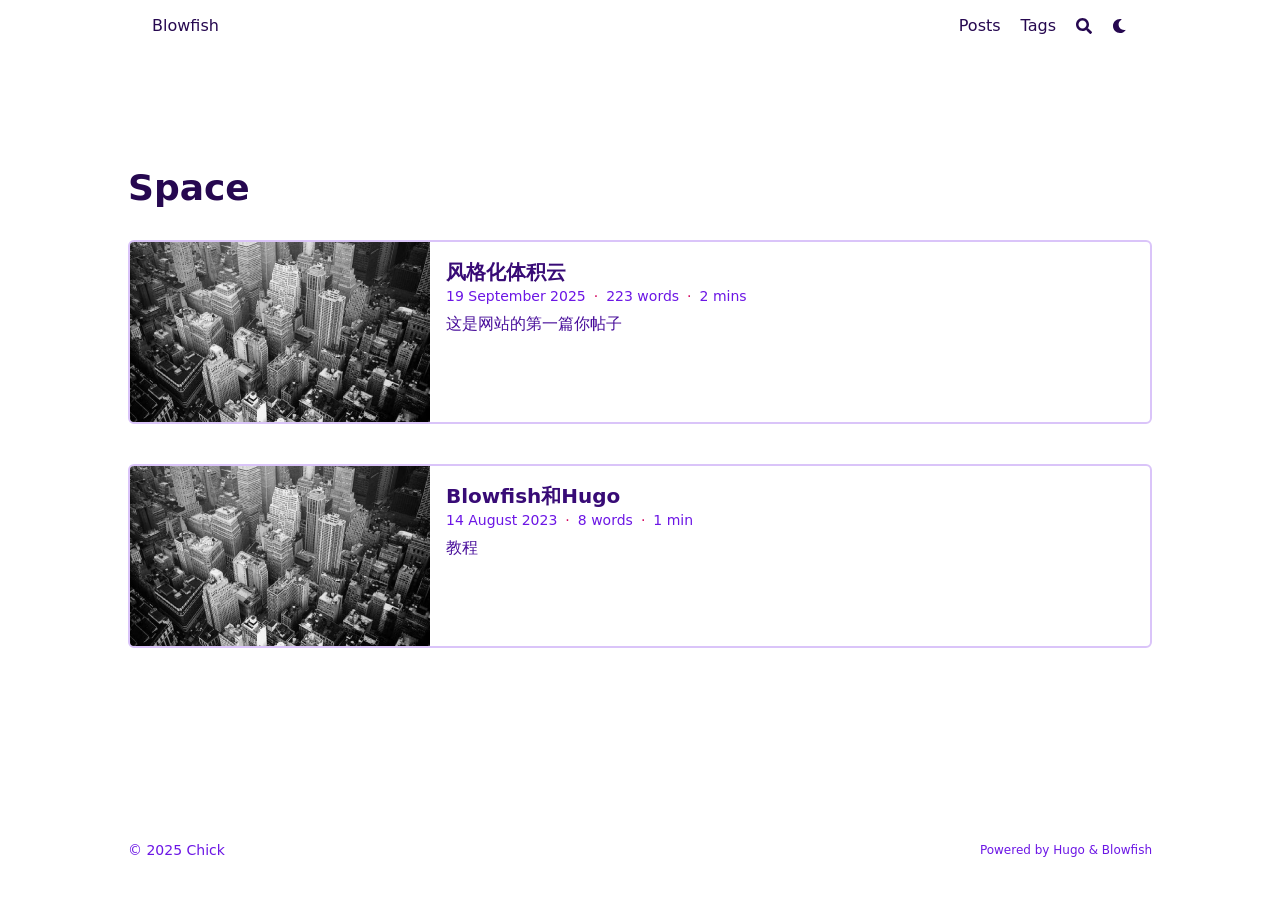
<file: tags/space/index.html>
<!doctype html>
<html
  lang="en"
  dir="ltr"
  class="scroll-smooth"
  data-default-appearance="light"
  data-auto-appearance="true"><head>
  <meta charset="utf-8">
  
    <meta http-equiv="content-language" content="en">
  
  <meta name="viewport" content="width=device-width, initial-scale=1.0">
  <meta http-equiv="X-UA-Compatible" content="ie=edge">
  <meta name="theme-color">

  
  <title>Space &middot; Blowfish</title>
    <meta name="title" content="Space &middot; Blowfish">

  
  
  
  
  
  <link rel="canonical" href="https://chi-ck.github.io/tags/space/">
  
      <link rel="alternate" type="application/rss+xml" href="/tags/space/index.xml" title="Blowfish" />
  
  
  
  
  
  
  
  
  
  
    
    
  
  
  <link
    type="text/css"
    rel="stylesheet"
    href="/css/main.bundle.min.499481a978a9a892726b5a7609beecd220d6e2b13fdc919d910d67a97259213c73610ebbfdf751f5c2747d389efd987e8e426e6fd5e172f912b84ad76ac126b4.css"
    integrity="sha512-SZSBqXipqJJya1p2Cb7s0iDW4rE/3JGdkQ1nqXJZITxzYQ67/fdR9cJ0fTie/Zh&#43;jkJub9XhcvkSuErXasEmtA==">

  
  
  <script
    type="text/javascript"
    src="/js/appearance.min.516a16745bea5a9bd011138d254cc0fd3973cd55ce6e15f3dec763e7c7c2c7448f8fe7b54cca811cb821b0c7e12cd161caace1dd794ac3d34d40937cbcc9ee12.js"
    integrity="sha512-UWoWdFvqWpvQERONJUzA/TlzzVXObhXz3sdj58fCx0SPj&#43;e1TMqBHLghsMfhLNFhyqzh3XlKw9NNQJN8vMnuEg=="></script>
  
  
  
  
    
    
    
  
  
  
  
  
  
  
  
  
  
    
    <script
      defer
      type="text/javascript"
      id="script-bundle"
      src="/js/main.bundle.min.a187118b41a60744310065c567365de85730c8495301d0ebae41810cc6f7a47432b1de7d4f3b11338959f1ac50c266be6b4b73acf6bf770016eb59b602cc1aa0.js"
      integrity="sha512-oYcRi0GmB0QxAGXFZzZd6FcwyElTAdDrrkGBDMb3pHQysd59TzsRM4lZ8axQwma&#43;a0tzrPa/dwAW61m2AswaoA=="
      data-copy="Copy"
      data-copied="Copied"></script>
  
  
    
    <script src="/lib/zoom/zoom.min.umd.a527109b68c082a70f3697716dd72a9d5aa8b545cf800cecbbc7399f2ca6f6e0ce3e431f2062b48bbfa47c9ea42822714060bef309be073f49b9c0e30d318d7b.js" integrity="sha512-pScQm2jAgqcPNpdxbdcqnVqotUXPgAzsu8c5nyym9uDOPkMfIGK0i7&#43;kfJ6kKCJxQGC&#43;8wm&#43;Bz9JucDjDTGNew=="></script>
  

  
  
    <link rel="apple-touch-icon" sizes="180x180" href="/apple-touch-icon.png">
    <link rel="icon" type="image/png" sizes="32x32" href="/favicon-32x32.png">
    <link rel="icon" type="image/png" sizes="16x16" href="/favicon-16x16.png">
    <link rel="manifest" href="/site.webmanifest">
  

  
  
  
  
  
  

  
  <meta property="og:url" content="https://chi-ck.github.io/tags/space/">
  <meta property="og:site_name" content="Blowfish">
  <meta property="og:title" content="Space">
  <meta property="og:locale" content="en">
  <meta property="og:type" content="website">

  
  <meta name="twitter:card" content="summary">
  <meta name="twitter:title" content="Space">

  


  
  
    <meta name="author" content="Chick">
  
  

  
  

<script src="/lib/jquery/jquery.slim.min.b0dca576e87d7eaa5850ae4e61759c065786cdb6489d68fcc82240539eebd5da522bdb4fda085ffd245808c8fe2acb2516408eb774ef26b5f6015fc6737c0ea8.js" integrity="sha512-sNylduh9fqpYUK5OYXWcBleGzbZInWj8yCJAU57r1dpSK9tP2ghf/SRYCMj&#43;KsslFkCOt3TvJrX2AV/Gc3wOqA=="></script>


























  

  

  

  

  





  
  





  
  

  
  

  
  

  
  
</head>
<body
    class="flex flex-col h-screen px-6 m-auto text-lg leading-7 max-w-7xl bg-neutral text-neutral-900 dark:bg-neutral-800 dark:text-neutral sm:px-14 md:px-24 lg:px-32 scrollbar-thin scrollbar-track-neutral-200 scrollbar-thumb-neutral-400 dark:scrollbar-track-neutral-800 dark:scrollbar-thumb-neutral-600">
    <div id="the-top" class="absolute flex self-center">
      <a
        class="px-3 py-1 text-sm -translate-y-8 rounded-b-lg bg-primary-200 focus:translate-y-0 dark:bg-neutral-600"
        href="#main-content">
        <span class="font-bold text-primary-600 pe-2 dark:text-primary-400">&darr;</span>
        Skip to main content
      </a>
    </div>
    
    
      <div class="min-h-[148px]"></div>
<div class="fixed inset-x-0 pl-[24px] pr-[24px] z-100">
  <div
    id="menu-blur"
    class="absolute opacity-0 inset-x-0 top-0 h-full single_hero_background nozoom backdrop-blur-2xl shadow-2xl"></div>
  <div class="relative max-w-[64rem] ml-auto mr-auto">
    













<div
  class="main-menu flex items-center justify-between px-4 py-6 sm:px-6 md:justify-start gap-x-3 pt-[2px] pr-0 pb-[3px] pl-0">
  
  

  <div class="flex flex-1 items-center justify-between">
    <nav class="flex space-x-3">
      
        <a href="/" class="text-base font-medium">
          Blowfish
        </a>
      
    </nav>
    
  <nav class="hidden md:flex items-center gap-x-5 md:ml-12 h-12">
    
      
        
  <a
  href="/posts/"
  
  class="flex items-center hover:text-primary-600 dark:hover:text-primary-400">
  
  <p class="text-base font-medium" title="Posts">
    Posts
  </p>
</a>



      
        
  <a
  href="/tags/"
  
  class="flex items-center hover:text-primary-600 dark:hover:text-primary-400">
  
  <p class="text-base font-medium" title="Tags">
    Tags
  </p>
</a>



      
    

    

    

    
      <button
        id="search-button"
        aria-label="Search"
        class="text-base hover:text-primary-600 dark:hover:text-primary-400"
        title="Search (/)">
        <span class="relative block icon"><svg aria-hidden="true" focusable="false" data-prefix="fas" data-icon="search" class="svg-inline--fa fa-search fa-w-16" role="img" xmlns="http://www.w3.org/2000/svg" viewBox="0 0 512 512"><path fill="currentColor" d="M505 442.7L405.3 343c-4.5-4.5-10.6-7-17-7H372c27.6-35.3 44-79.7 44-128C416 93.1 322.9 0 208 0S0 93.1 0 208s93.1 208 208 208c48.3 0 92.7-16.4 128-44v16.3c0 6.4 2.5 12.5 7 17l99.7 99.7c9.4 9.4 24.6 9.4 33.9 0l28.3-28.3c9.4-9.4 9.4-24.6.1-34zM208 336c-70.7 0-128-57.2-128-128 0-70.7 57.2-128 128-128 70.7 0 128 57.2 128 128 0 70.7-57.2 128-128 128z"/></svg>
</span>
      </button>
    

    
      <div class=" flex items-center">
        <button
          id="appearance-switcher"
          aria-label="Dark mode switcher"
          type="button"
          class="text-base hover:text-primary-600 dark:hover:text-primary-400">
          <div class="flex items-center justify-center dark:hidden">
            <span class="relative block icon"><svg xmlns="http://www.w3.org/2000/svg" viewBox="0 0 512 512"><path fill="currentColor" d="M32 256c0-123.8 100.3-224 223.8-224c11.36 0 29.7 1.668 40.9 3.746c9.616 1.777 11.75 14.63 3.279 19.44C245 86.5 211.2 144.6 211.2 207.8c0 109.7 99.71 193 208.3 172.3c9.561-1.805 16.28 9.324 10.11 16.95C387.9 448.6 324.8 480 255.8 480C132.1 480 32 379.6 32 256z"/></svg>
</span>
          </div>
          <div class="items-center justify-center hidden dark:flex">
            <span class="relative block icon"><svg xmlns="http://www.w3.org/2000/svg" viewBox="0 0 512 512"><path fill="currentColor" d="M256 159.1c-53.02 0-95.1 42.98-95.1 95.1S202.1 351.1 256 351.1s95.1-42.98 95.1-95.1S309 159.1 256 159.1zM509.3 347L446.1 255.1l63.15-91.01c6.332-9.125 1.104-21.74-9.826-23.72l-109-19.7l-19.7-109c-1.975-10.93-14.59-16.16-23.72-9.824L256 65.89L164.1 2.736c-9.125-6.332-21.74-1.107-23.72 9.824L121.6 121.6L12.56 141.3C1.633 143.2-3.596 155.9 2.736 164.1L65.89 256l-63.15 91.01c-6.332 9.125-1.105 21.74 9.824 23.72l109 19.7l19.7 109c1.975 10.93 14.59 16.16 23.72 9.824L256 446.1l91.01 63.15c9.127 6.334 21.75 1.107 23.72-9.822l19.7-109l109-19.7C510.4 368.8 515.6 356.1 509.3 347zM256 383.1c-70.69 0-127.1-57.31-127.1-127.1c0-70.69 57.31-127.1 127.1-127.1s127.1 57.3 127.1 127.1C383.1 326.7 326.7 383.1 256 383.1z"/></svg>
</span>
          </div>
        </button>
      </div>
    
  </nav>

    
  <div class="flex md:hidden items-center gap-x-5 md:ml-12 h-12">
    <span></span>

    

    

    
      <button
        id="search-button-mobile"
        aria-label="Search"
        class="text-base hover:text-primary-600 dark:hover:text-primary-400"
        title="Search (/)">
        <span class="relative block icon"><svg aria-hidden="true" focusable="false" data-prefix="fas" data-icon="search" class="svg-inline--fa fa-search fa-w-16" role="img" xmlns="http://www.w3.org/2000/svg" viewBox="0 0 512 512"><path fill="currentColor" d="M505 442.7L405.3 343c-4.5-4.5-10.6-7-17-7H372c27.6-35.3 44-79.7 44-128C416 93.1 322.9 0 208 0S0 93.1 0 208s93.1 208 208 208c48.3 0 92.7-16.4 128-44v16.3c0 6.4 2.5 12.5 7 17l99.7 99.7c9.4 9.4 24.6 9.4 33.9 0l28.3-28.3c9.4-9.4 9.4-24.6.1-34zM208 336c-70.7 0-128-57.2-128-128 0-70.7 57.2-128 128-128 70.7 0 128 57.2 128 128 0 70.7-57.2 128-128 128z"/></svg>
</span>
      </button>
    

    
      <button
        id="appearance-switcher-mobile"
        aria-label="Dark mode switcher"
        type="button"
        class="text-base hover:text-primary-600 dark:hover:text-primary-400 me-1">
        <div class="flex items-center justify-center dark:hidden">
          <span class="relative block icon"><svg xmlns="http://www.w3.org/2000/svg" viewBox="0 0 512 512"><path fill="currentColor" d="M32 256c0-123.8 100.3-224 223.8-224c11.36 0 29.7 1.668 40.9 3.746c9.616 1.777 11.75 14.63 3.279 19.44C245 86.5 211.2 144.6 211.2 207.8c0 109.7 99.71 193 208.3 172.3c9.561-1.805 16.28 9.324 10.11 16.95C387.9 448.6 324.8 480 255.8 480C132.1 480 32 379.6 32 256z"/></svg>
</span>
        </div>
        <div class="items-center justify-center hidden dark:flex">
          <span class="relative block icon"><svg xmlns="http://www.w3.org/2000/svg" viewBox="0 0 512 512"><path fill="currentColor" d="M256 159.1c-53.02 0-95.1 42.98-95.1 95.1S202.1 351.1 256 351.1s95.1-42.98 95.1-95.1S309 159.1 256 159.1zM509.3 347L446.1 255.1l63.15-91.01c6.332-9.125 1.104-21.74-9.826-23.72l-109-19.7l-19.7-109c-1.975-10.93-14.59-16.16-23.72-9.824L256 65.89L164.1 2.736c-9.125-6.332-21.74-1.107-23.72 9.824L121.6 121.6L12.56 141.3C1.633 143.2-3.596 155.9 2.736 164.1L65.89 256l-63.15 91.01c-6.332 9.125-1.105 21.74 9.824 23.72l109 19.7l19.7 109c1.975 10.93 14.59 16.16 23.72 9.824L256 446.1l91.01 63.15c9.127 6.334 21.75 1.107 23.72-9.822l19.7-109l109-19.7C510.4 368.8 515.6 356.1 509.3 347zM256 383.1c-70.69 0-127.1-57.31-127.1-127.1c0-70.69 57.31-127.1 127.1-127.1s127.1 57.3 127.1 127.1C383.1 326.7 326.7 383.1 256 383.1z"/></svg>
</span>
        </div>
      </button>
    
  </div>

  </div>
  
  <div class="-my-2 md:hidden">
    <div id="menu-button" class="block">
      
        <div class="cursor-pointer hover:text-primary-600 dark:hover:text-primary-400">
          <span class="relative block icon"><svg xmlns="http://www.w3.org/2000/svg" viewBox="0 0 448 512"><path fill="currentColor" d="M0 96C0 78.33 14.33 64 32 64H416C433.7 64 448 78.33 448 96C448 113.7 433.7 128 416 128H32C14.33 128 0 113.7 0 96zM0 256C0 238.3 14.33 224 32 224H416C433.7 224 448 238.3 448 256C448 273.7 433.7 288 416 288H32C14.33 288 0 273.7 0 256zM416 448H32C14.33 448 0 433.7 0 416C0 398.3 14.33 384 32 384H416C433.7 384 448 398.3 448 416C448 433.7 433.7 448 416 448z"/></svg>
</span>
        </div>
        <div
          id="menu-wrapper"
          class="fixed inset-0 z-30 invisible w-screen h-screen m-0 overflow-auto transition-opacity opacity-0 cursor-default bg-neutral-100/50 backdrop-blur-sm dark:bg-neutral-900/50 pt-[5px]">
          <ul
            class="flex space-y-2 mt-3 flex-col items-end w-full px-6 py-6 mx-auto overflow-visible list-none text-end max-w-7xl">
            <li id="menu-close-button">
              <span
                class="cursor-pointer inline-block align-text-bottom hover:text-primary-600 dark:hover:text-primary-400">
                <span class="relative block icon"><svg xmlns="http://www.w3.org/2000/svg" viewBox="0 0 320 512"><path fill="currentColor" d="M310.6 361.4c12.5 12.5 12.5 32.75 0 45.25C304.4 412.9 296.2 416 288 416s-16.38-3.125-22.62-9.375L160 301.3L54.63 406.6C48.38 412.9 40.19 416 32 416S15.63 412.9 9.375 406.6c-12.5-12.5-12.5-32.75 0-45.25l105.4-105.4L9.375 150.6c-12.5-12.5-12.5-32.75 0-45.25s32.75-12.5 45.25 0L160 210.8l105.4-105.4c12.5-12.5 32.75-12.5 45.25 0s12.5 32.75 0 45.25l-105.4 105.4L310.6 361.4z"/></svg>
</span>
              </span>
            </li>

            
              
  <li class="mt-1">
  <a
    href="/posts/"
    
    class="flex items-center hover:text-primary-600 dark:hover:text-primary-400">
    
    <p class="text-bg font-bg" title="Posts">
      Posts
    </p>
  </a>
</li>



            
              
  <li class="mt-1">
  <a
    href="/tags/"
    
    class="flex items-center hover:text-primary-600 dark:hover:text-primary-400">
    
    <p class="text-bg font-bg" title="Tags">
      Tags
    </p>
  </a>
</li>



            

          </ul>
          
        </div>
      
    </div>
  </div>

</div>





  </div>
</div>


<script
  type="text/javascript"
  src="/js/background-blur.min.00a57c73ea12f2cab2980c3c3d649e89f6d82f190f74bbe2b67f2f5e39ab7d032ece47086400ca05396758aace13299da49aca43ea643d2625e62c506267a169.js"
  integrity="sha512-AKV8c&#43;oS8sqymAw8PWSeifbYLxkPdLvitn8vXjmrfQMuzkcIZADKBTlnWKrOEymdpJrKQ&#43;pkPSYl5ixQYmehaQ=="
  data-blur-id="menu-blur"></script>

    
    <div class="relative flex flex-col grow">
      <main id="main-content" class="grow">
        
  
  <header>
    
    <h1 class="mt-5 text-4xl font-extrabold text-neutral-900 dark:text-neutral">Space</h1>
    <div class="mt-1 mb-2 text-base text-neutral-500 dark:text-neutral-400 print:hidden">
      





  
  



  

  

  

  

  


  <div class="flex flex-row flex-wrap items-center">
    
    
  </div>


    </div>
  </header>

  <section class="flex flex-col max-w-full mt-0 mb-5 prose dark:prose-invert lg:flex-row">
    
  </section>

  
    
    
    

    

      <section class="space-y-10 w-full">
        
          
          
            



  




  






  





<div class="group-hover-card group flex flex-wrap md:flex-nowrap article relative border border-neutral-200 dark:border-neutral-700 border-2 rounded-md overflow-hidden">
  <a
    
  href="/posts/myfirstpost/"
    class="absolute inset-0"
    aria-label="风格化体积云"></a>
        
          <div class="w-full md:w-auto h-full thumbnail nozoom " style="background-image:url(/posts/myfirstpost/featured_hu_b319a38d23e2471e.jpg);"></div>
        
      <div class=" p-4">
    <div class="items-center text-start text-xl font-semibold">
      
        <div
          class="group-hover-card-title decoration-primary-500 dark:text-neutral text-xl font-bold text-neutral-800 group-hover:underline group-hover:underline-offset-2">
          风格化体积云
        </div>
      
      
      
    </div>
    <div class="group-hover-cancel text-sm text-neutral-500 dark:text-neutral-400">
      







  

  
  
  

  
  
    
  

  
    
  

  

  
    
  

  
    
  

  

  

  

  

  


  <div class="flex flex-row flex-wrap items-center">
    
    
      <time datetime="2025-09-19T00:00:00&#43;00:00">19 September 2025</time><span class="px-2 text-primary-500">&middot;</span><span>223 words</span><span class="px-2 text-primary-500">&middot;</span><span title="Reading time">2 mins</span>
    

    
    
  </div>

  

  
  

  
  



    </div>
    
      <div class="prose dark:prose-invert max-w-fit py-1">这是网站的第一篇你帖子</div>
    
  </div>
  <div class="px-6 pt-4 pb-2"></div>
</div>

          
        
          
          
            



  




  






  





<div class="group-hover-card group flex flex-wrap md:flex-nowrap article relative border border-neutral-200 dark:border-neutral-700 border-2 rounded-md overflow-hidden">
  <a
    
  href="/posts/hugo/"
    class="absolute inset-0"
    aria-label="Blowfish和Hugo"></a>
        
          <div class="w-full md:w-auto h-full thumbnail nozoom " style="background-image:url(/posts/hugo/featured_hu_b319a38d23e2471e.jpg);"></div>
        
      <div class=" p-4">
    <div class="items-center text-start text-xl font-semibold">
      
        <div
          class="group-hover-card-title decoration-primary-500 dark:text-neutral text-xl font-bold text-neutral-800 group-hover:underline group-hover:underline-offset-2">
          Blowfish和Hugo
        </div>
      
      
      
    </div>
    <div class="group-hover-cancel text-sm text-neutral-500 dark:text-neutral-400">
      







  

  
  
  

  
  
    
  

  
    
  

  

  
    
  

  
    
  

  

  

  

  

  


  <div class="flex flex-row flex-wrap items-center">
    
    
      <time datetime="2023-08-14T00:00:00&#43;00:00">14 August 2023</time><span class="px-2 text-primary-500">&middot;</span><span>8 words</span><span class="px-2 text-primary-500">&middot;</span><span title="Reading time">1 min</span>
    

    
    
  </div>

  

  
  

  
  



    </div>
    
      <div class="prose dark:prose-invert max-w-fit py-1">教程</div>
    
  </div>
  <div class="px-6 pt-4 pb-2"></div>
</div>

          
        
      </section>
    

  

  

        
      </main><footer id="site-footer" class="py-10 print:hidden">
  
  
    
  
  <div class="flex items-center justify-between">
    
    
      <p class="text-sm text-neutral-500 dark:text-neutral-400">
          &copy;
          2025
          Chick
      </p>
    

    
    
      <p class="text-xs text-neutral-500 dark:text-neutral-400">
        
        
        Powered by <a class="hover:underline hover:decoration-primary-400 hover:text-primary-500"
          href="https://gohugo.io/" target="_blank" rel="noopener noreferrer">Hugo</a> &amp; <a class="hover:underline hover:decoration-primary-400 hover:text-primary-500"
          href="https://blowfish.page/" target="_blank" rel="noopener noreferrer">Blowfish</a>
      </p>
    
  </div>
  
    <script>
      mediumZoom(document.querySelectorAll("img:not(.nozoom)"), {
        margin: 24,
        background: "rgba(0,0,0,0.5)",
        scrollOffset: 0,
      });
    </script>
  
  
  
  <script
    type="text/javascript"
    src="/js/process.min.ee03488f19c93c2efb199e2e3014ea5f3cb2ce7d45154adb3399a158cac27ca52831db249ede5bb602700ef87eb02434139de0858af1818ab0fb4182472204a4.js"
    integrity="sha512-7gNIjxnJPC77GZ4uMBTqXzyyzn1FFUrbM5mhWMrCfKUoMdsknt5btgJwDvh&#43;sCQ0E53ghYrxgYqw&#43;0GCRyIEpA=="></script>
  
  
</footer>
<div
  id="search-wrapper"
  class="invisible fixed inset-0 flex h-screen w-screen cursor-default flex-col bg-neutral-500/50 p-4 backdrop-blur-sm dark:bg-neutral-900/50 sm:p-6 md:p-[10vh] lg:p-[12vh] z-500"
  data-url="https://chi-ck.github.io/">
  <div
    id="search-modal"
    class="flex flex-col w-full max-w-3xl min-h-0 mx-auto border rounded-md shadow-lg top-20 border-neutral-200 bg-neutral dark:border-neutral-700 dark:bg-neutral-800">
    <header class="relative z-10 flex items-center justify-between flex-none px-2">
      <form class="flex items-center flex-auto min-w-0">
        <div class="flex items-center justify-center w-8 h-8 text-neutral-400">
          <span class="relative block icon"><svg aria-hidden="true" focusable="false" data-prefix="fas" data-icon="search" class="svg-inline--fa fa-search fa-w-16" role="img" xmlns="http://www.w3.org/2000/svg" viewBox="0 0 512 512"><path fill="currentColor" d="M505 442.7L405.3 343c-4.5-4.5-10.6-7-17-7H372c27.6-35.3 44-79.7 44-128C416 93.1 322.9 0 208 0S0 93.1 0 208s93.1 208 208 208c48.3 0 92.7-16.4 128-44v16.3c0 6.4 2.5 12.5 7 17l99.7 99.7c9.4 9.4 24.6 9.4 33.9 0l28.3-28.3c9.4-9.4 9.4-24.6.1-34zM208 336c-70.7 0-128-57.2-128-128 0-70.7 57.2-128 128-128 70.7 0 128 57.2 128 128 0 70.7-57.2 128-128 128z"/></svg>
</span>
        </div>
        <input
          type="search"
          id="search-query"
          class="flex flex-auto h-12 mx-1 bg-transparent appearance-none focus:outline-dotted focus:outline-2 focus:outline-transparent"
          placeholder="Search"
          tabindex="0">
      </form>
      <button
        id="close-search-button"
        class="flex items-center justify-center w-8 h-8 text-neutral-700 hover:text-primary-600 dark:text-neutral dark:hover:text-primary-400"
        title="Close (Esc)">
        <span class="relative block icon"><svg xmlns="http://www.w3.org/2000/svg" viewBox="0 0 320 512"><path fill="currentColor" d="M310.6 361.4c12.5 12.5 12.5 32.75 0 45.25C304.4 412.9 296.2 416 288 416s-16.38-3.125-22.62-9.375L160 301.3L54.63 406.6C48.38 412.9 40.19 416 32 416S15.63 412.9 9.375 406.6c-12.5-12.5-12.5-32.75 0-45.25l105.4-105.4L9.375 150.6c-12.5-12.5-12.5-32.75 0-45.25s32.75-12.5 45.25 0L160 210.8l105.4-105.4c12.5-12.5 32.75-12.5 45.25 0s12.5 32.75 0 45.25l-105.4 105.4L310.6 361.4z"/></svg>
</span>
      </button>
    </header>
    <section class="flex-auto px-2 overflow-auto">
      <ul id="search-results">
        
      </ul>
    </section>
  </div>
</div>

    </div>
  </body>
  
</html>
</file>
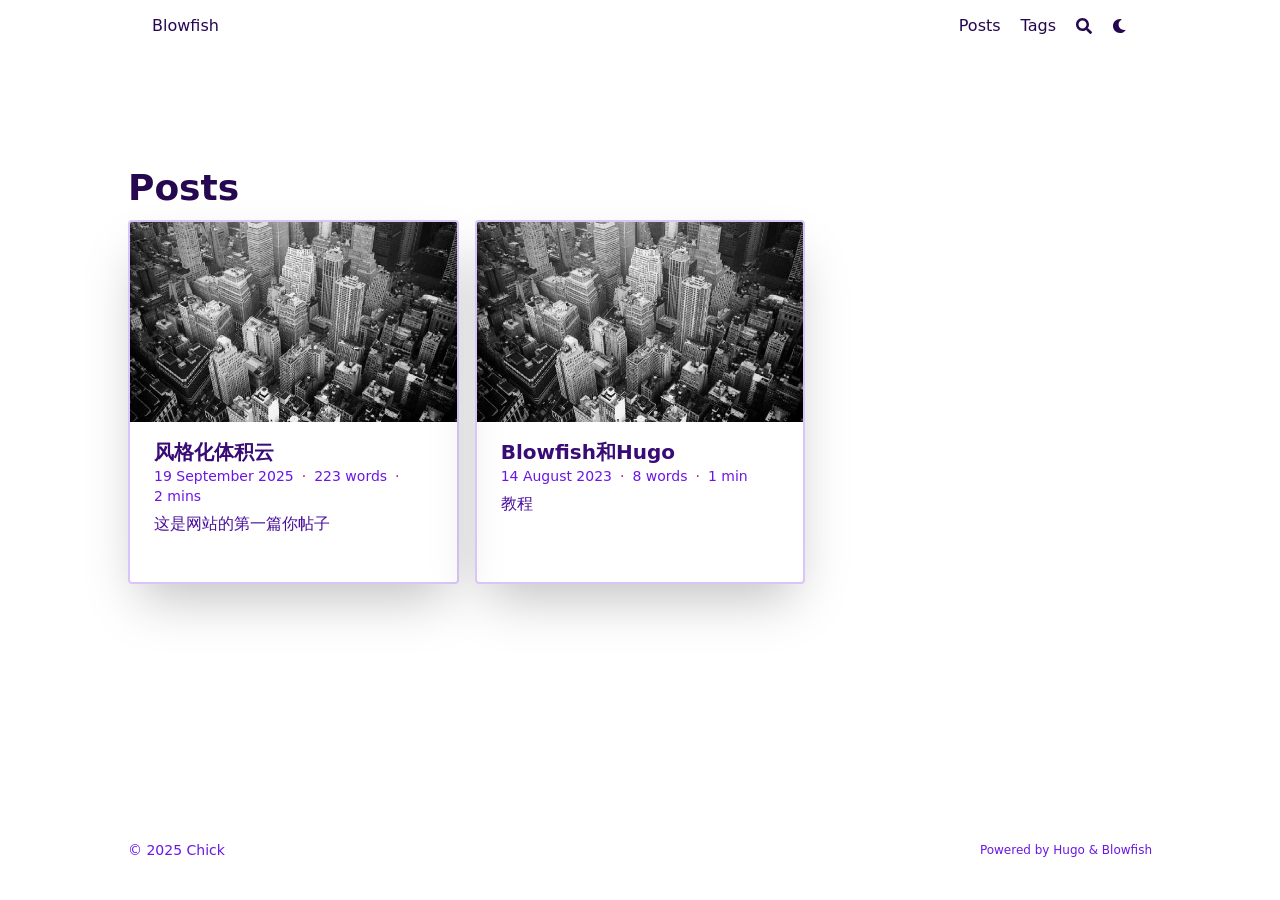
<file: posts/page/1/index.html>
<!DOCTYPE html>
<html lang="en">
  <head>
    <title>https://chi-ck.github.io/posts/</title>
    <link rel="canonical" href="https://chi-ck.github.io/posts/">
    <meta charset="utf-8">
    <meta http-equiv="refresh" content="0; url=https://chi-ck.github.io/posts/">
  </head>
</html>
</file>
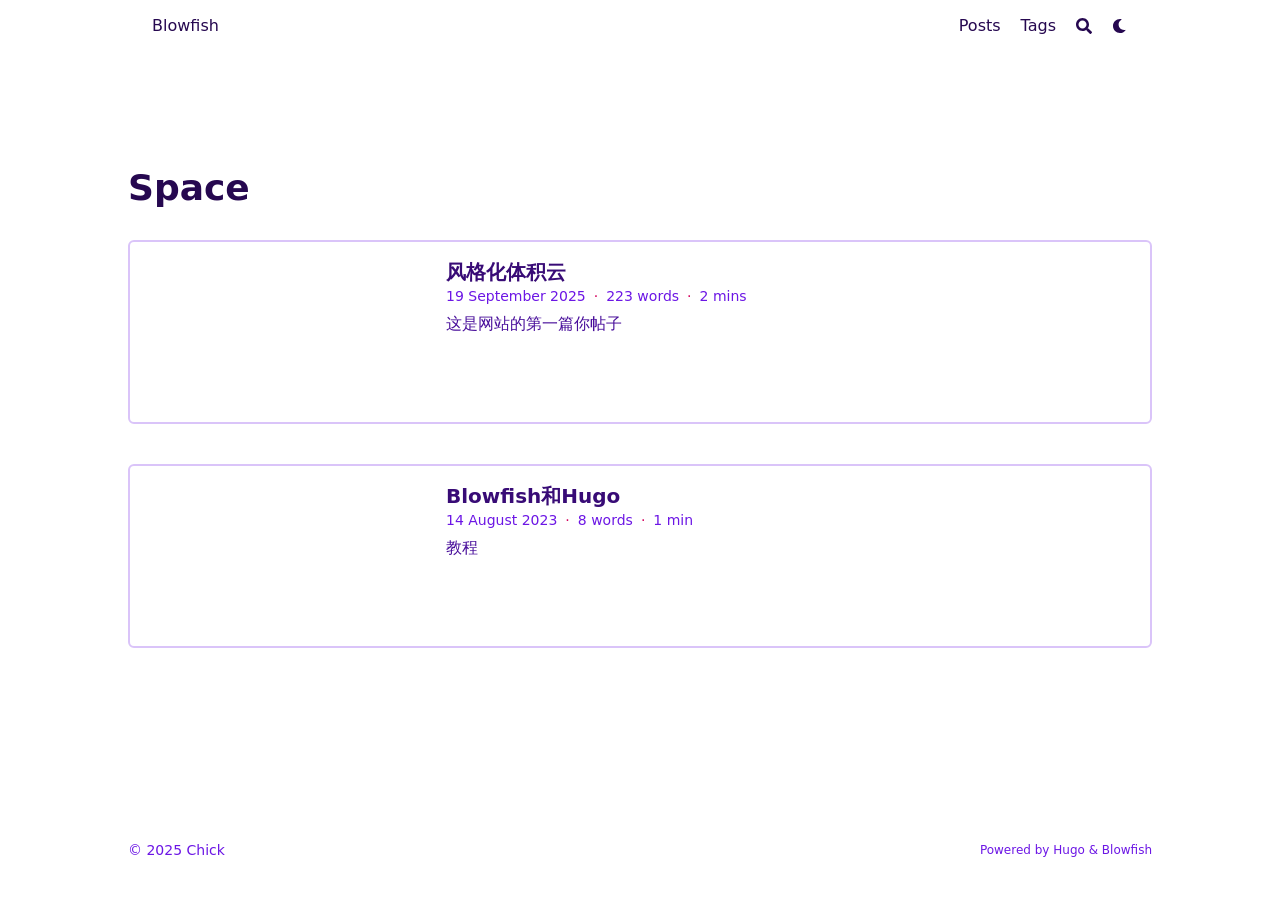
<file: tags/space/page/1/index.html>
<!DOCTYPE html>
<html lang="en">
  <head>
    <title>https://chi-ck.github.io/tags/space/</title>
    <link rel="canonical" href="https://chi-ck.github.io/tags/space/">
    <meta charset="utf-8">
    <meta http-equiv="refresh" content="0; url=https://chi-ck.github.io/tags/space/">
  </head>
</html>
</file>
<file: css/main.bundle.min.499481a978a9a892726b5a7609beecd220d6e2b13fdc919d910d67a97259213c73610ebbfdf751f5c2747d389efd987e8e426e6fd5e172f912b84ad76ac126b4.css>
:root{--color-neutral:255, 255, 255;--color-neutral-50:255, 255, 255;--color-neutral-100:255, 255, 255;--color-neutral-200:218, 196, 249;--color-neutral-300:175, 126, 243;--color-neutral-400:131, 56, 236;--color-neutral-500:108, 22, 229;--color-neutral-600:91, 18, 192;--color-neutral-700:73, 15, 155;--color-neutral-800:56, 11, 118;--color-neutral-900:38, 8, 80;--color-primary-50:255, 255, 255;--color-primary-100:255, 230, 241;--color-primary-200:255, 153, 197;--color-primary-300:255, 77, 154;--color-primary-400:255, 0, 110;--color-primary-500:214, 0, 92;--color-primary-600:173, 0, 75;--color-primary-700:133, 0, 57;--color-primary-800:92, 0, 40;--color-primary-900:51, 0, 22;--color-secondary-50:255, 255, 255;--color-secondary-100:255, 255, 255;--color-secondary-200:211, 228, 255;--color-secondary-300:135, 181, 255;--color-secondary-400:58, 134, 255;--color-secondary-500:17, 109, 255;--color-secondary-600:0, 89, 231;--color-secondary-700:0, 74, 191;--color-secondary-800:0, 58, 150;--color-secondary-900:0, 42, 109}/*!tailwindcss v4.1.12 | MIT License | https://tailwindcss.com*//*!Blowfish | MIT License | https://github.com/nunocoracao/blowfish*/@layer properties;#zen-mode-button{cursor:pointer}.zen-mode{position:relative}body.zen-mode-enable{ #bmc-wbtn, .author { display: none !important; }}.prose .chroma{position:static;border-radius:var(--radius-md);background-color:rgba(var(--color-neutral-50),1);color:rgba(var(--color-neutral-700),1);&:is(.dark *) { background-color:rgba(var(--color-neutral-700),1); } &:is(.dark *) { color:rgba(var(--color-neutral-200),1); }}.chroma .lntd,.chroma .lntd pre{margin:calc(var(--spacing) * 0);--tw-border-style:none;border-style:none;padding:calc(var(--spacing) * 0);vertical-align:top}.chroma .lntable{display:block;width:auto;overflow:hidden;padding-inline:calc(var(--spacing) * 4);padding-block:calc(var(--spacing) * 3);font-size:var(--text-base);line-height:var(--tw-leading,var(--text-base--line-height));border-spacing:0}.chroma .hl{margin-inline:calc(var(--spacing) * -4);display:block;width:auto;background-color:rgba(var(--color-primary-100),1);padding-inline:calc(var(--spacing) * 4);&:is(.dark *) { background-color:rgba(var(--color-primary-900),1); }}.chroma .lntd .hl{margin:calc(var(--spacing) * 0);padding:calc(var(--spacing) * 0)}.chroma .lnt,.chroma .ln{margin-right:.4em;padding-inline:.4em;padding-block:calc(var(--spacing) * 0);color:rgba(var(--color-neutral-600),1);&:is(.dark *) { color:rgba(var(--color-neutral-300),1); }}.chroma .k,.chroma .kd,.chroma .kn,.chroma .kp,.chroma .kr,.chroma .nc,.chroma .fm,.chroma .nn,.chroma .vc,.chroma .o{color:rgba(var(--color-primary-600),1);&:is(.dark *) { color:rgba(var(--color-primary-300),1); }}.chroma .kc{--tw-font-weight:var(--font-weight-semibold);font-weight:var(--font-weight-semibold);color:rgba(var(--color-secondary-400),1);&:is(.dark *) { color:rgba(var(--color-secondary-500),1); }}.chroma .kt,.chroma .nv,.chroma .vi,.chroma .vm,.chroma .m,.chroma .mb,.chroma .mf,.chroma .mh,.chroma .mi,.chroma .il,.chroma .mo{color:rgba(var(--color-secondary-400),1);&:is(.dark *) { color:rgba(var(--color-secondary-600),1); }}.chroma .n,.chroma .nd,.chroma .ni,.chroma .nl{color:rgba(var(--color-secondary-900),1);&:is(.dark *) { color:rgba(var(--color-secondary-200),1); }}.chroma .na,.chroma .nb,.chroma .bp,.chroma .nx,.chroma .py,.chroma .nt{color:rgba(var(--color-secondary-800),1);&:is(.dark *) { color:rgba(var(--color-secondary-300),1); }}.chroma .no,.chroma .ne,.chroma .vg{--tw-font-weight:var(--font-weight-semibold);font-weight:var(--font-weight-semibold);color:rgba(var(--color-secondary-400),1);&:is(.dark *) { color:rgba(var(--color-secondary-500),1); }}.chroma .nf{color:rgba(var(--color-secondary-600),1);&:is(.dark *) { color:rgba(var(--color-secondary-500),1); }}.chroma .l,.chroma .ld,.chroma .s,.chroma .sa,.chroma .sb,.chroma .sc,.chroma .dl,.chroma .sd,.chroma .s2,.chroma .sh,.chroma .si,.chroma .sx,.chroma .s1,.chroma .gi,.chroma .go,.chroma .gp{color:rgba(var(--color-primary-800),1);&:is(.dark *) { color:rgba(var(--color-primary-400),1); }}.chroma .se{--tw-font-weight:var(--font-weight-semibold);font-weight:var(--font-weight-semibold);color:rgba(var(--color-secondary-400),1);&:is(.dark *) { color:rgba(var(--color-secondary-500),1); }}.chroma .sr,.chroma .ss{--tw-font-weight:var(--font-weight-semibold);font-weight:var(--font-weight-semibold);color:rgba(var(--color-primary-800),1);&:is(.dark *) { color:rgba(var(--color-primary-400),1); }}.chroma .ow{--tw-font-weight:var(--font-weight-semibold);font-weight:var(--font-weight-semibold);color:rgba(var(--color-primary-400),1);&:is(.dark *) { color:rgba(var(--color-primary-600),1); }}.chroma .c,.chroma .cm,.chroma .c1,.chroma .cs,.chroma .cp,.chroma .cpf{color:rgba(var(--color-neutral-500),1);font-style:italic;&:is(.dark *) { color:rgba(var(--color-neutral-400),1); }}.chroma .ch{--tw-font-weight:var(--font-weight-semibold);font-weight:var(--font-weight-semibold);color:rgba(var(--color-neutral-500),1);font-style:italic;&:is(.dark *) { color:rgba(var(--color-neutral-400),1); }}.chroma .ge{font-style:italic}.chroma .gh{--tw-font-weight:var(--font-weight-semibold);font-weight:var(--font-weight-semibold);color:rgba(var(--color-neutral-500),1)}.chroma .gs{--tw-font-weight:var(--font-weight-semibold);font-weight:var(--font-weight-semibold)}.chroma .gu,.chroma .gt{color:rgba(var(--color-neutral-500),1)}.chroma .gl{text-decoration-line:underline}.a11y-panel-enter-active{animation:slideInFromTop .3s cubic-bezier(.4,0,.2,1)forwards}.a11y-panel-leave-active{animation:slideOutToTop .3s cubic-bezier(.4,0,.2,1)forwards}.ios-toggle{position:relative;width:42px;height:24px;background:#e5e5e5;border-radius:12px;cursor:pointer;transition:background-color .3s ease;pointer-events:auto}.ios-toggle input{position:absolute;top:0;left:0;width:100%;height:100%;opacity:0;cursor:pointer;z-index:1}.ios-toggle::after{content:"";position:absolute;top:2px;left:2px;width:20px;height:20px;background:#fff;border-radius:50%;transition:transform .3s ease,background-color .3s ease;box-shadow:0 1px 3px rgba(0,0,0,.2);z-index:0}.ios-toggle input:checked+.toggle-track::after{transform:translateX(18px)}.ios-toggle input:checked+.toggle-track{background:rgba(var(--color-primary-500),1)}.ios-toggle input:checked~.ios-toggle-ball{transform:translateX(18px)}.ios-toggle.is-checked{background:rgba(var(--color-primary-500),1)}.ios-toggle:has(input:checked){background:rgba(var(--color-primary-500),1)}.ios-toggle:has(input:checked)::after{transform:translateX(18px)}.dark .ios-toggle{background:#404040}.dark .ios-toggle::after{background:#f5f5f5}@layer theme,base,components,utilities;@layer theme{:root,:host{--font-sans:ui-sans-serif, system-ui, sans-serif, "Apple Color Emoji",
      "Segoe UI Emoji", "Segoe UI Symbol", "Noto Color Emoji";--font-mono:ui-monospace, SFMono-Regular, Menlo, Monaco, Consolas, "Liberation Mono",
      "Courier New", monospace;--spacing:0.25rem;--container-xs:20rem;--container-xl:36rem;--container-3xl:48rem;--container-7xl:80rem;--text-xs:0.75rem;--text-xs--line-height:calc(1 / 0.75);--text-sm:0.875rem;--text-sm--line-height:calc(1.25 / 0.875);--text-base:1rem;--text-base--line-height:calc(1.5 / 1);--text-lg:1.125rem;--text-lg--line-height:calc(1.75 / 1.125);--text-xl:1.25rem;--text-xl--line-height:calc(1.75 / 1.25);--text-2xl:1.5rem;--text-2xl--line-height:calc(2 / 1.5);--text-3xl:1.875rem;--text-3xl--line-height:calc(2.25 / 1.875);--text-4xl:2.25rem;--text-4xl--line-height:calc(2.5 / 2.25);--font-weight-light:300;--font-weight-normal:400;--font-weight-medium:500;--font-weight-semibold:600;--font-weight-bold:700;--font-weight-extrabold:800;--tracking-normal:0em;--leading-snug:1.375;--radius-md:0.375rem;--radius-lg:0.5rem;--radius-xl:0.75rem;--radius-2xl:1rem;--ease-in:cubic-bezier(0.4, 0, 1, 1);--ease-out:cubic-bezier(0, 0, 0.2, 1);--ease-in-out:cubic-bezier(0.4, 0, 0.2, 1);--animate-pulse:pulse 2s cubic-bezier(0.4, 0, 0.6, 1) infinite;--blur-sm:8px;--blur-2xl:40px;--default-transition-duration:150ms;--default-transition-timing-function:cubic-bezier(0.4, 0, 0.2, 1);--default-font-family:var(--font-sans);--default-mono-font-family:var(--font-mono)}}@layer base{*,::after,::before,::backdrop,::file-selector-button{box-sizing:border-box;margin:0;padding:0;border:0 solid}html,:host{line-height:1.5;-webkit-text-size-adjust:100%;tab-size:4;font-family:var(--default-font-family,ui-sans-serif,system-ui,sans-serif,"Apple Color Emoji","Segoe UI Emoji","Segoe UI Symbol","Noto Color Emoji");font-feature-settings:var(--default-font-feature-settings,normal);font-variation-settings:var(--default-font-variation-settings,normal);-webkit-tap-highlight-color:transparent}hr{height:0;color:inherit;border-top-width:1px}abbr:where([title]){-webkit-text-decoration:underline dotted;text-decoration:underline dotted}h1,h2,h3,h4,h5,h6{font-size:inherit;font-weight:inherit}a{color:inherit;-webkit-text-decoration:inherit;text-decoration:inherit}b,strong{font-weight:bolder}code,kbd,samp,pre{font-family:var(--default-mono-font-family,ui-monospace,SFMono-Regular,Menlo,Monaco,Consolas,"Liberation Mono","Courier New",monospace);font-feature-settings:var(--default-mono-font-feature-settings,normal);font-variation-settings:var(--default-mono-font-variation-settings,normal);font-size:1em}small{font-size:80%}sub,sup{font-size:75%;line-height:0;position:relative;vertical-align:baseline}sub{bottom:-.25em}sup{top:-.5em}table{text-indent:0;border-color:inherit;border-collapse:collapse}:-moz-focusring{outline:auto}progress{vertical-align:baseline}summary{display:list-item}ol,ul,menu{list-style:none}img,svg,video,canvas,audio,iframe,embed,object{display:block;vertical-align:middle}img,video{max-width:100%;height:auto}button,input,select,optgroup,textarea,::file-selector-button{font:inherit;font-feature-settings:inherit;font-variation-settings:inherit;letter-spacing:inherit;color:inherit;border-radius:0;background-color:transparent;opacity:1}:where(select:is([multiple],[size])) optgroup{font-weight:bolder}:where(select:is([multiple],[size])) optgroup option{padding-inline-start:20px}::file-selector-button{margin-inline-end:4px}::placeholder{opacity:1}@supports(not (-webkit-appearance:-apple-pay-button)) or (contain-intrinsic-size:1px){::placeholder{color:currentcolor;@supports(color:color-mix(in lab,red,red)){color: color-mix(in oklab,currentcolor 50%,transparent);}}}textarea{resize:vertical}::-webkit-search-decoration{-webkit-appearance:none}::-webkit-date-and-time-value{min-height:1lh;text-align:inherit}::-webkit-datetime-edit{display:inline-flex}::-webkit-datetime-edit-fields-wrapper{padding:0}::-webkit-datetime-edit,::-webkit-datetime-edit-year-field,::-webkit-datetime-edit-month-field,::-webkit-datetime-edit-day-field,::-webkit-datetime-edit-hour-field,::-webkit-datetime-edit-minute-field,::-webkit-datetime-edit-second-field,::-webkit-datetime-edit-millisecond-field,::-webkit-datetime-edit-meridiem-field{padding-block:0}::-webkit-calendar-picker-indicator{line-height:1}:-moz-ui-invalid{box-shadow:none}button,input:where([type=button],[type=reset],[type=submit]),::file-selector-button{appearance:button}::-webkit-inner-spin-button,::-webkit-outer-spin-button{height:auto}[hidden]:where(:not([hidden=until-found])){display:none!important}}@layer utilities{.pointer-events-auto{pointer-events:auto}.pointer-events-none{pointer-events:none}.\!visible{visibility:visible!important}.collapse{visibility:collapse}.invisible{visibility:hidden}.visible{visibility:visible}.sr-only{position:absolute;width:1px;height:1px;padding:0;margin:-1px;overflow:hidden;clip:rect(0,0,0,0);white-space:nowrap;border-width:0}.\!absolute{position:absolute!important}.absolute{position:absolute}.fixed{position:fixed}.relative{position:relative}.static{position:static}.sticky{position:sticky}.inset-0{inset:calc(var(--spacing) * 0)}.inset-x-0{inset-inline:calc(var(--spacing) * 0)}.-start-6{inset-inline-start:calc(var(--spacing) * -6)}.start-\[calc\(max\(-50vw\,-800px\)\+50\%\)\]{inset-inline-start:calc(max(-50vw,-800px) + 50%)}.top-0{top:calc(var(--spacing) * 0)}.top-1\/2{top:calc(1/2 * 100%)}.top-20{top:calc(var(--spacing) * 20)}.top-\[110vh\]{top:110vh}.top-\[calc\(100vh-5\.5rem\)\]{top:calc(100vh - 5.5rem)}.right-0{right:calc(var(--spacing) * 0)}.bottom-0{bottom:calc(var(--spacing) * 0)}.left-0{left:calc(var(--spacing) * 0)}.left-1\/2{left:calc(1/2 * 100%)}.-z-10{z-index:calc(10 * -1)}.z-2{z-index:2}.z-10{z-index:10}.z-30{z-index:30}.z-80{z-index:80}.z-100{z-index:100}.z-500{z-index:500}.z-\[1\]{z-index:1}.z-\[999\]{z-index:999}.z-\[1040\]{z-index:1040}.z-\[1070\]{z-index:1070}.z-\[1080\]{z-index:1080}.order-first{order:-9999}.float-left{float:left}.container{width:100%;@media(width >= 640px){max-width: 640px;}@media(width >= 853px){max-width: 853px;}@media(width >= 1024px){max-width: 1024px;}@media(width >= 1280px){max-width: 1280px;}@media(width >= 1536px){max-width: 1536px;}}.\!-m-px{margin:-1px!important}.m-0{margin:calc(var(--spacing) * 0)}.m-1{margin:calc(var(--spacing) * 1)}.m-2{margin:calc(var(--spacing) * 2)}.m-300{margin:calc(var(--spacing) * 300)}.m-auto{margin:auto}.-mx-2{margin-inline:calc(var(--spacing) * -2)}.mx-1{margin-inline:calc(var(--spacing) * 1)}.mx-\[3px\]{margin-inline:3px}.mx-\[15\%\]{margin-inline:15%}.mx-auto{margin-inline:auto}.-my-2{margin-block:calc(var(--spacing) * -2)}.my-0{margin-block:calc(var(--spacing) * 0)}.my-3{margin-block:calc(var(--spacing) * 3)}.-ms-5{margin-inline-start:calc(var(--spacing) * -5)}.ms-0{margin-inline-start:calc(var(--spacing) * 0)}.ms-2{margin-inline-start:calc(var(--spacing) * 2)}.ms-6{margin-inline-start:calc(var(--spacing) * 6)}.-me-48{margin-inline-end:calc(var(--spacing) * -48)}.me-1{margin-inline-end:calc(var(--spacing) * 1)}.me-2{margin-inline-end:calc(var(--spacing) * 2)}.me-4{margin-inline-end:calc(var(--spacing) * 4)}.prose{color:var(--tw-prose-body);max-width:65ch; :where(p):not(:where([class~="not-prose"],[class~="not-prose"] *)) { margin-top: 1.25em; margin-bottom: 1.25em; } :where([class~="lead"]):not(:where([class~="not-prose"],[class~="not-prose"] *)) { color: var(--tw-prose-lead); font-size: 1.25em; line-height: 1.6; margin-top: 1.2em; margin-bottom: 1.2em; } :where(a):not(:where([class~="not-prose"],[class~="not-prose"] *)) { color: var(--tw-prose-links); text-decoration: none; font-weight: 500; text-decoration-color: rgba(var(--color-primary-300), 1); &:hover { color: rgba(var(--color-primary-600), 1); text-decoration: none; border-radius: 0.09rem; } } :where(strong):not(:where([class~="not-prose"],[class~="not-prose"] *)) { color: var(--tw-prose-bold); font-weight: 600; } :where(a strong):not(:where([class~="not-prose"],[class~="not-prose"] *)) { color: inherit; } :where(blockquote strong):not(:where([class~="not-prose"],[class~="not-prose"] *)) { color: inherit; } :where(thead th strong):not(:where([class~="not-prose"],[class~="not-prose"] *)) { color: inherit; } :where(ol):not(:where([class~="not-prose"],[class~="not-prose"] *)) { list-style-type: decimal; margin-top: 1.25em; margin-bottom: 1.25em; padding-inline-start: 1.625em; } :where(ol[type="A"]):not(:where([class~="not-prose"],[class~="not-prose"] *)) { list-style-type: upper-alpha; } :where(ol[type="a"]):not(:where([class~="not-prose"],[class~="not-prose"] *)) { list-style-type: lower-alpha; } :where(ol[type="A" s]):not(:where([class~="not-prose"],[class~="not-prose"] *)) { list-style-type: upper-alpha; } :where(ol[type="a" s]):not(:where([class~="not-prose"],[class~="not-prose"] *)) { list-style-type: lower-alpha; } :where(ol[type="I"]):not(:where([class~="not-prose"],[class~="not-prose"] *)) { list-style-type: upper-roman; } :where(ol[type="i"]):not(:where([class~="not-prose"],[class~="not-prose"] *)) { list-style-type: lower-roman; } :where(ol[type="I" s]):not(:where([class~="not-prose"],[class~="not-prose"] *)) { list-style-type: upper-roman; } :where(ol[type="i" s]):not(:where([class~="not-prose"],[class~="not-prose"] *)) { list-style-type: lower-roman; } :where(ol[type="1"]):not(:where([class~="not-prose"],[class~="not-prose"] *)) { list-style-type: decimal; } :where(ul):not(:where([class~="not-prose"],[class~="not-prose"] *)) { list-style-type: disc; margin-top: 1.25em; margin-bottom: 1.25em; padding-inline-start: 1.625em; } :where(ol > li):not(:where([class~="not-prose"],[class~="not-prose"] *))::marker { font-weight: 400; color: var(--tw-prose-counters); } :where(ul > li):not(:where([class~="not-prose"],[class~="not-prose"] *))::marker { color: var(--tw-prose-bullets); } :where(dt):not(:where([class~="not-prose"],[class~="not-prose"] *)) { color: var(--tw-prose-headings); font-weight: 600; margin-top: 1.25em; } :where(hr):not(:where([class~="not-prose"],[class~="not-prose"] *)) { border-color: var(--tw-prose-hr); border-top-width: 1; margin-top: 3em; margin-bottom: 3em; } :where(blockquote):not(:where([class~="not-prose"],[class~="not-prose"] *)) { font-weight: 500; font-style: italic; color: var(--tw-prose-quotes); border-inline-start-width: 0.25rem; border-inline-start-color: var(--tw-prose-quote-borders); quotes: "\201C""\201D""\2018""\2019"; margin-top: 1.6em; margin-bottom: 1.6em; padding-inline-start: 1em; } :where(blockquote p:first-of-type):not(:where([class~="not-prose"],[class~="not-prose"] *))::before { content: open-quote; } :where(blockquote p:last-of-type):not(:where([class~="not-prose"],[class~="not-prose"] *))::after { content: close-quote; } :where(h1):not(:where([class~="not-prose"],[class~="not-prose"] *)) { color: var(--tw-prose-headings); font-weight: 800; font-size: 2.25em; margin-top: 0; margin-bottom: 0.8888889em; line-height: 1.1111111; } :where(h1 strong):not(:where([class~="not-prose"],[class~="not-prose"] *)) { font-weight: 900; color: inherit; } :where(h2):not(:where([class~="not-prose"],[class~="not-prose"] *)) { color: var(--tw-prose-headings); font-weight: 700; font-size: 1.5em; margin-top: 2em; margin-bottom: 1em; line-height: 1.3333333; } :where(h2 strong):not(:where([class~="not-prose"],[class~="not-prose"] *)) { font-weight: 800; color: inherit; } :where(h3):not(:where([class~="not-prose"],[class~="not-prose"] *)) { color: var(--tw-prose-headings); font-weight: 600; font-size: 1.25em; margin-top: 1.6em; margin-bottom: 0.6em; line-height: 1.6; } :where(h3 strong):not(:where([class~="not-prose"],[class~="not-prose"] *)) { font-weight: 700; color: inherit; } :where(h4):not(:where([class~="not-prose"],[class~="not-prose"] *)) { color: var(--tw-prose-headings); font-weight: 600; margin-top: 1.5em; margin-bottom: 0.5em; line-height: 1.5; } :where(h4 strong):not(:where([class~="not-prose"],[class~="not-prose"] *)) { font-weight: 700; color: inherit; } :where(img):not(:where([class~="not-prose"],[class~="not-prose"] *)) { margin-top: 2em; margin-bottom: 2em; } :where(picture):not(:where([class~="not-prose"],[class~="not-prose"] *)) { display: block; margin-top: 2em; margin-bottom: 2em; } :where(video):not(:where([class~="not-prose"],[class~="not-prose"] *)) { margin-top: 2em; margin-bottom: 2em; } :where(kbd):not(:where([class~="not-prose"],[class~="not-prose"] *)) { font-weight: 600; font-family: inherit; color: var(--tw-prose-kbd); box-shadow: 0 0 0 1px rgb(var(--tw-prose-kbd-shadows) / 10%), 0 3px 0 rgb(var(--tw-prose-kbd-shadows) / 10%); font-size: 0.9rem; border-radius: 0.25rem; padding-top: 0.1875em; padding-inline-end: 0.375em; padding-bottom: 0.1875em; padding-inline-start: 0.375em; background-color: rgba(var(--color-neutral-200), 1); padding: 0.1rem 0.4rem; } :where(code):not(:where([class~="not-prose"],[class~="not-prose"] *)) { color: var(--tw-prose-code); font-weight: 600; font-size: 0.875em; background-color: rgba(var(--color-neutral-50), 1); padding-top: 3px; padding-bottom: 3px; padding-left: 5px; padding-right: 5px; border-radius: 0.25rem; } :where(code):not(:where([class~="not-prose"],[class~="not-prose"] *))::before { content: "`"; display: none; } :where(code):not(:where([class~="not-prose"],[class~="not-prose"] *))::after { content: "`"; display: none; } :where(a code):not(:where([class~="not-prose"],[class~="not-prose"] *)) { color: var(--tw-prose-code); } :where(h1 code):not(:where([class~="not-prose"],[class~="not-prose"] *)) { color: inherit; } :where(h2 code):not(:where([class~="not-prose"],[class~="not-prose"] *)) { color: inherit; font-size: 0.875em; } :where(h3 code):not(:where([class~="not-prose"],[class~="not-prose"] *)) { color: inherit; font-size: 0.9em; } :where(h4 code):not(:where([class~="not-prose"],[class~="not-prose"] *)) { color: inherit; } :where(blockquote code):not(:where([class~="not-prose"],[class~="not-prose"] *)) { color: inherit; } :where(thead th code):not(:where([class~="not-prose"],[class~="not-prose"] *)) { color: inherit; } :where(pre):not(:where([class~="not-prose"],[class~="not-prose"] *)) { color: var(--tw-prose-pre-code); background-color: var(--tw-prose-pre-bg); overflow-x: auto; font-weight: 400; font-size: 0.875em; line-height: 1.7142857; margin-top: 1.7142857em; margin-bottom: 1.7142857em; border-radius: 0.375rem; padding-top: 0.8571429em; padding-inline-end: 1.1428571em; padding-bottom: 0.8571429em; padding-inline-start: 1.1428571em; } :where(pre code):not(:where([class~="not-prose"],[class~="not-prose"] *)) { background-color: transparent; border-width: 0; border-radius: 0; padding: 0; font-weight: inherit; color: inherit; font-size: inherit; font-family: inherit; line-height: inherit; } :where(pre code):not(:where([class~="not-prose"],[class~="not-prose"] *))::before { content: none; } :where(pre code):not(:where([class~="not-prose"],[class~="not-prose"] *))::after { content: none; } :where(table):not(:where([class~="not-prose"],[class~="not-prose"] *)) { width: 100%; table-layout: auto; margin-top: 2em; margin-bottom: 2em; font-size: 0.875em; line-height: 1.7142857; } :where(thead):not(:where([class~="not-prose"],[class~="not-prose"] *)) { border-bottom-width: 1px; border-bottom-color: var(--tw-prose-th-borders); } :where(thead th):not(:where([class~="not-prose"],[class~="not-prose"] *)) { color: var(--tw-prose-headings); font-weight: 600; vertical-align: bottom; padding-inline-end: 0.5714286em; padding-bottom: 0.5714286em; padding-inline-start: 0.5714286em; } :where(tbody tr):not(:where([class~="not-prose"],[class~="not-prose"] *)) { border-bottom-width: 1px; border-bottom-color: var(--tw-prose-td-borders); } :where(tbody tr:last-child):not(:where([class~="not-prose"],[class~="not-prose"] *)) { border-bottom-width: 0; } :where(tbody td):not(:where([class~="not-prose"],[class~="not-prose"] *)) { vertical-align: baseline; } :where(tfoot):not(:where([class~="not-prose"],[class~="not-prose"] *)) { border-top-width: 1px; border-top-color: var(--tw-prose-th-borders); } :where(tfoot td):not(:where([class~="not-prose"],[class~="not-prose"] *)) { vertical-align: top; } :where(th, td):not(:where([class~="not-prose"],[class~="not-prose"] *)) { text-align: start; } :where(figure > *):not(:where([class~="not-prose"],[class~="not-prose"] *)) { margin-top: 0; margin-bottom: 0; } :where(figcaption):not(:where([class~="not-prose"],[class~="not-prose"] *)) { color: var(--tw-prose-captions); font-size: 0.875em; line-height: 1.4285714; margin-top: 0.8571429em; } --tw-prose-body: rgba(var(--color-neutral-700), 1);--tw-prose-headings:rgba(var(--color-neutral-800), 1);--tw-prose-lead:rgba(var(--color-neutral-500), 1);--tw-prose-links:rgba(var(--color-primary-600), 1);--tw-prose-bold:rgba(var(--color-neutral-900), 1);--tw-prose-counters:rgba(var(--color-neutral-800), 1);--tw-prose-bullets:rgba(var(--color-neutral-500), 1);--tw-prose-hr:rgba(var(--color-neutral-200), 1);--tw-prose-quotes:rgba(var(--color-neutral-700), 1);--tw-prose-quote-borders:rgba(var(--color-primary-200), 1);--tw-prose-captions:rgba(var(--color-neutral-500), 1);--tw-prose-kbd:oklch(21% 0.034 264.665);--tw-prose-kbd-shadows:NaN NaN NaN;--tw-prose-code:rgba(var(--color-secondary-700), 1);--tw-prose-pre-code:rgba(var(--color-neutral-700), 1);--tw-prose-pre-bg:rgba(var(--color-neutral-50), 1);--tw-prose-th-borders:rgba(var(--color-neutral-500), 1);--tw-prose-td-borders:rgba(var(--color-neutral-300), 1);--tw-prose-invert-body:rgba(var(--color-neutral-300), 1);--tw-prose-invert-headings:rgba(var(--color-neutral-50), 1);--tw-prose-invert-lead:rgba(var(--color-neutral-500), 1);--tw-prose-invert-links:rgba(var(--color-primary-400), 1);--tw-prose-invert-bold:rgba(var(--color-neutral), 1);--tw-prose-invert-counters:rgba(var(--color-neutral-400), 1);--tw-prose-invert-bullets:rgba(var(--color-neutral-600), 1);--tw-prose-invert-hr:rgba(var(--color-neutral-500), 1);--tw-prose-invert-quotes:rgba(var(--color-neutral-200), 1);--tw-prose-invert-quote-borders:rgba(var(--color-primary-900), 1);--tw-prose-invert-captions:rgba(var(--color-neutral-400), 1);--tw-prose-invert-kbd:#fff;--tw-prose-invert-kbd-shadows:255 255 255;--tw-prose-invert-code:rgba(var(--color-secondary-400), 1);--tw-prose-invert-pre-code:rgba(var(--color-neutral-200), 1);--tw-prose-invert-pre-bg:rgba(var(--color-neutral-700), 1);--tw-prose-invert-th-borders:rgba(var(--color-neutral-500), 1);--tw-prose-invert-td-borders:rgba(var(--color-neutral-700), 1);font-size:1rem;line-height:1.75; :where(picture > img):not(:where([class~="not-prose"],[class~="not-prose"] *)) { margin-top: 0; margin-bottom: 0; } :where(li):not(:where([class~="not-prose"],[class~="not-prose"] *)) { margin-top: 0.5em; margin-bottom: 0.5em; } :where(ol > li):not(:where([class~="not-prose"],[class~="not-prose"] *)) { padding-inline-start: 0.375em; } :where(ul > li):not(:where([class~="not-prose"],[class~="not-prose"] *)) { padding-inline-start: 0.375em; } :where(.prose > ul > li p):not(:where([class~="not-prose"],[class~="not-prose"] *)) { margin-top: 0.75em; margin-bottom: 0.75em; } :where(.prose > ul > li > p:first-child):not(:where([class~="not-prose"],[class~="not-prose"] *)) { margin-top: 1.25em; } :where(.prose > ul > li > p:last-child):not(:where([class~="not-prose"],[class~="not-prose"] *)) { margin-bottom: 1.25em; } :where(.prose > ol > li > p:first-child):not(:where([class~="not-prose"],[class~="not-prose"] *)) { margin-top: 1.25em; } :where(.prose > ol > li > p:last-child):not(:where([class~="not-prose"],[class~="not-prose"] *)) { margin-bottom: 1.25em; } :where(ul ul, ul ol, ol ul, ol ol):not(:where([class~="not-prose"],[class~="not-prose"] *)) { margin-top: 0.75em; margin-bottom: 0.75em; } :where(dl):not(:where([class~="not-prose"],[class~="not-prose"] *)) { margin-top: 1.25em; margin-bottom: 1.25em; } :where(dd):not(:where([class~="not-prose"],[class~="not-prose"] *)) { margin-top: 0.5em; padding-inline-start: 1.625em; } :where(hr + *):not(:where([class~="not-prose"],[class~="not-prose"] *)) { margin-top: 0; } :where(h2 + *):not(:where([class~="not-prose"],[class~="not-prose"] *)) { margin-top: 0; } :where(h3 + *):not(:where([class~="not-prose"],[class~="not-prose"] *)) { margin-top: 0; } :where(h4 + *):not(:where([class~="not-prose"],[class~="not-prose"] *)) { margin-top: 0; } :where(thead th:first-child):not(:where([class~="not-prose"],[class~="not-prose"] *)) { padding-inline-start: 0; } :where(thead th:last-child):not(:where([class~="not-prose"],[class~="not-prose"] *)) { padding-inline-end: 0; } :where(tbody td, tfoot td):not(:where([class~="not-prose"],[class~="not-prose"] *)) { padding-top: 0.5714286em; padding-inline-end: 0.5714286em; padding-bottom: 0.5714286em; padding-inline-start: 0.5714286em; } :where(tbody td:first-child, tfoot td:first-child):not(:where([class~="not-prose"],[class~="not-prose"] *)) { padding-inline-start: 0; } :where(tbody td:last-child, tfoot td:last-child):not(:where([class~="not-prose"],[class~="not-prose"] *)) { padding-inline-end: 0; } :where(figure):not(:where([class~="not-prose"],[class~="not-prose"] *)) { margin-top: 2em; margin-bottom: 2em; } :where(.prose > :first-child):not(:where([class~="not-prose"],[class~="not-prose"] *)) { margin-top: 0; } :where(.prose > :last-child):not(:where([class~="not-prose"],[class~="not-prose"] *)) { margin-bottom: 0; } :where(mark):not(:where([class~="not-prose"],[class~="not-prose"] *)) { color: rgba(var(--color-neutral-800), 1); background-color: rgba(var(--color-primary-600), 1); padding: 0.1rem 0.2rem; border-radius: 0.25rem; } :where(p):not(:where([class~="not-prose"],[class~="not-prose"] *))::before { display: none; } :where(p):not(:where([class~="not-prose"],[class~="not-prose"] *))::after { display: none; } :where(a.active):not(:where([class~="not-prose"],[class~="not-prose"] *)) { text-decoration-color: rgba(var(--color-primary-600), 1); } :where(p.active):not(:where([class~="not-prose"],[class~="not-prose"] *)) { text-decoration-color: rgba(var(--color-primary-600), 1); }}.\!mt-0{margin-top:calc(var(--spacing) * 0)!important}.-mt-\[2px\]{margin-top:calc(2px * -1)}.-mt-\[15px\]{margin-top:calc(15px * -1)}.mt-0{margin-top:calc(var(--spacing) * 0)}.mt-1{margin-top:calc(var(--spacing) * 1)}.mt-2{margin-top:calc(var(--spacing) * 2)}.mt-3{margin-top:calc(var(--spacing) * 3)}.mt-4{margin-top:calc(var(--spacing) * 4)}.mt-5{margin-top:calc(var(--spacing) * 5)}.mt-6{margin-top:calc(var(--spacing) * 6)}.mt-8{margin-top:calc(var(--spacing) * 8)}.mt-10{margin-top:calc(var(--spacing) * 10)}.mt-12{margin-top:calc(var(--spacing) * 12)}.mt-20{margin-top:calc(var(--spacing) * 20)}.mt-\[0\.1rem\]{margin-top:.1rem}.mt-\[0\.5rem\]{margin-top:.5rem}.-mr-\[100\%\]{margin-right:calc(100% * -1)}.mr-0{margin-right:calc(var(--spacing) * 0)}.mr-1{margin-right:calc(var(--spacing) * 1)}.mr-2{margin-right:calc(var(--spacing) * 2)}.mr-3{margin-right:calc(var(--spacing) * 3)}.mr-5{margin-right:calc(var(--spacing) * 5)}.mr-auto{margin-right:auto}.\!mb-0{margin-bottom:calc(var(--spacing) * 0)!important}.\!mb-9{margin-bottom:calc(var(--spacing) * 9)!important}.-mb-1{margin-bottom:calc(var(--spacing) * -1)}.mb-0{margin-bottom:calc(var(--spacing) * 0)}.mb-1{margin-bottom:calc(var(--spacing) * 1)}.mb-2{margin-bottom:calc(var(--spacing) * 2)}.mb-3{margin-bottom:calc(var(--spacing) * 3)}.mb-5{margin-bottom:calc(var(--spacing) * 5)}.mb-6{margin-bottom:calc(var(--spacing) * 6)}.mb-8{margin-bottom:calc(var(--spacing) * 8)}.mb-10{margin-bottom:calc(var(--spacing) * 10)}.mb-12{margin-bottom:calc(var(--spacing) * 12)}.mb-16{margin-bottom:calc(var(--spacing) * 16)}.mb-20{margin-bottom:calc(var(--spacing) * 20)}.mb-\[2px\]{margin-bottom:2px}.ml-0{margin-left:calc(var(--spacing) * 0)}.ml-2{margin-left:calc(var(--spacing) * 2)}.ml-3{margin-left:calc(var(--spacing) * 3)}.ml-auto{margin-left:auto}.box-border{box-sizing:border-box}.box-content{box-sizing:content-box}.scrollbar{&::-webkit-scrollbar-track { background-color:var(--scrollbar-track); border-radius:var(--scrollbar-track-radius); } &::-webkit-scrollbar-thumb { background-color:var(--scrollbar-thumb); border-radius:var(--scrollbar-thumb-radius); } &::-webkit-scrollbar-corner { background-color:var(--scrollbar-corner); border-radius:var(--scrollbar-corner-radius); } @supports (-moz-appearance:none) { scrollbar-width:auto; scrollbar-color:var(--scrollbar-thumb,initial) var(--scrollbar-track,initial); } &::-webkit-scrollbar { display:block; width:var(--scrollbar-width,16px); height:var(--scrollbar-height,16px); }}.scrollbar-thin{&::-webkit-scrollbar-track { background-color:var(--scrollbar-track); border-radius:var(--scrollbar-track-radius); } &::-webkit-scrollbar-thumb { background-color:var(--scrollbar-thumb); border-radius:var(--scrollbar-thumb-radius); } &::-webkit-scrollbar-corner { background-color:var(--scrollbar-corner); border-radius:var(--scrollbar-corner-radius); } @supports (-moz-appearance:none) { scrollbar-width:thin; scrollbar-color:var(--scrollbar-thumb,initial) var(--scrollbar-track,initial); } &::-webkit-scrollbar { display:block; width:8px; height:8px; }}.line-clamp-3{overflow:hidden;display:-webkit-box;-webkit-box-orient:vertical;-webkit-line-clamp:3}.\!block{display:block!important}.block{display:block}.contents{display:contents}.flex{display:flex}.grid{display:grid}.hidden{display:none}.inline{display:inline}.inline-block{display:inline-block}.table{display:table}.table-cell{display:table-cell}.size-1{width:calc(var(--spacing) * 1);height:calc(var(--spacing) * 1)}.\!h-px{height:1px!important}.h-0{height:calc(var(--spacing) * 0)}.h-1\/2{height:calc(1/2 * 100%)}.h-3{height:calc(var(--spacing) * 3)}.h-5{height:calc(var(--spacing) * 5)}.h-6{height:calc(var(--spacing) * 6)}.h-8{height:calc(var(--spacing) * 8)}.h-12{height:calc(var(--spacing) * 12)}.h-24{height:calc(var(--spacing) * 24)}.h-36{height:calc(var(--spacing) * 36)}.h-40{height:calc(var(--spacing) * 40)}.h-48{height:calc(var(--spacing) * 48)}.h-84{height:calc(var(--spacing) * 84)}.h-\[3px\]{height:3px}.h-\[150px\]{height:150px}.h-\[800px\]{height:800px}.h-\[1000px\]{height:1e3px}.h-auto{height:auto}.h-full{height:100%}.h-screen{height:100vh}.max-h-3{max-height:calc(var(--spacing) * 3)}.max-h-\[5rem\]{max-height:5rem}.min-h-0{min-height:calc(var(--spacing) * 0)}.min-h-\[130px\]{min-height:130px}.min-h-\[148px\]{min-height:148px}.min-h-full{min-height:100%}.\!w-px{width:1px!important}.w-0{width:calc(var(--spacing) * 0)}.w-2{width:calc(var(--spacing) * 2)}.w-3{width:calc(var(--spacing) * 3)}.w-5{width:calc(var(--spacing) * 5)}.w-6{width:calc(var(--spacing) * 6)}.w-8{width:calc(var(--spacing) * 8)}.w-12{width:calc(var(--spacing) * 12)}.w-24{width:calc(var(--spacing) * 24)}.w-36{width:calc(var(--spacing) * 36)}.w-80{width:calc(var(--spacing) * 80)}.w-\[15\%\]{width:15%}.w-\[30px\]{width:30px}.w-auto{width:auto}.w-full{width:100%}.w-screen{width:100vw}.max-w-3xl{max-width:var(--container-3xl)}.max-w-7xl{max-width:var(--container-7xl)}.max-w-\[5rem\]{max-width:5rem}.max-w-\[64rem\]{max-width:64rem}.max-w-\[200px\]{max-width:200px}.max-w-\[267px\]{max-width:267px}.max-w-\[1600px\]{max-width:1600px}.max-w-\[calc\(100\%-1rem\)\]{max-width:calc(100% - 1rem)}.max-w-fit{max-width:fit-content}.max-w-full{max-width:100%}.max-w-prose{max-width:65ch}.max-w-xl{max-width:var(--container-xl)}.min-w-0{min-width:calc(var(--spacing) * 0)}.min-w-\[1\.8rem\]{min-width:1.8rem}.min-w-\[30px\]{min-width:30px}.min-w-\[220px\]{min-width:220px}.min-w-full{min-width:100%}.flex-1{flex:1}.flex-auto{flex:auto}.flex-initial{flex:0 auto}.flex-none{flex:none}.shrink-0{flex-shrink:0}.grow{flex-grow:1}.grow-0{flex-grow:0}.basis-auto{flex-basis:auto}.-translate-x-1\/2{--tw-translate-x:calc(calc(1/2 * 100%) * -1);translate:var(--tw-translate-x)var(--tw-translate-y)}.-translate-x-full{--tw-translate-x:-100%;translate:var(--tw-translate-x)var(--tw-translate-y)}.translate-x-full{--tw-translate-x:100%;translate:var(--tw-translate-x)var(--tw-translate-y)}.-translate-y-1\/2{--tw-translate-y:calc(calc(1/2 * 100%) * -1);translate:var(--tw-translate-x)var(--tw-translate-y)}.-translate-y-8{--tw-translate-y:calc(var(--spacing) * -8);translate:var(--tw-translate-x)var(--tw-translate-y)}.scale-0{--tw-scale-x:0%;--tw-scale-y:0%;--tw-scale-z:0%;scale:var(--tw-scale-x)var(--tw-scale-y)}.scale-100{--tw-scale-x:100%;--tw-scale-y:100%;--tw-scale-z:100%;scale:var(--tw-scale-x)var(--tw-scale-y)}.scale-\[1\.02\]{scale:1.02}.transform{transform:var(--tw-rotate-x,)var(--tw-rotate-y,)var(--tw-rotate-z,)var(--tw-skew-x,)var(--tw-skew-y,)}.transform\!{transform:var(--tw-rotate-x,)var(--tw-rotate-y,)var(--tw-rotate-z,)var(--tw-skew-x,)var(--tw-skew-y,)!important}.transform-none{transform:none}.animate-pulse{animation:var(--animate-pulse)}.cursor-default{cursor:default}.cursor-pointer{cursor:pointer}.touch-pan-y{--tw-pan-y:pan-y;touch-action:var(--tw-pan-x,)var(--tw-pan-y,)var(--tw-pinch-zoom,)}.touch-none{touch-action:none}.resize{resize:both}.list-none{list-style-type:none}.appearance-none{appearance:none}.flex-col{flex-direction:column}.flex-row{flex-direction:row}.flex-wrap{flex-wrap:wrap}.items-center{align-items:center}.items-end{align-items:flex-end}.justify-between{justify-content:space-between}.justify-center{justify-content:center}.gap-4{gap:calc(var(--spacing) * 4)}.space-y-2{ :where(& > :not(:last-child)) { --tw-space-y-reverse: 0; margin-block-start: calc(calc(var(--spacing) * 2) * var(--tw-space-y-reverse)); margin-block-end: calc(calc(var(--spacing) * 2) * calc(1 - var(--tw-space-y-reverse))); }}.space-y-3{ :where(& > :not(:last-child)) { --tw-space-y-reverse: 0; margin-block-start: calc(calc(var(--spacing) * 3) * var(--tw-space-y-reverse)); margin-block-end: calc(calc(var(--spacing) * 3) * calc(1 - var(--tw-space-y-reverse))); }}.space-y-5{ :where(& > :not(:last-child)) { --tw-space-y-reverse: 0; margin-block-start: calc(calc(var(--spacing) * 5) * var(--tw-space-y-reverse)); margin-block-end: calc(calc(var(--spacing) * 5) * calc(1 - var(--tw-space-y-reverse))); }}.space-y-10{ :where(& > :not(:last-child)) { --tw-space-y-reverse: 0; margin-block-start: calc(calc(var(--spacing) * 10) * var(--tw-space-y-reverse)); margin-block-end: calc(calc(var(--spacing) * 10) * calc(1 - var(--tw-space-y-reverse))); }}.gap-x-3{column-gap:calc(var(--spacing) * 3)}.gap-x-5{column-gap:calc(var(--spacing) * 5)}.space-x-2{ :where(& > :not(:last-child)) { --tw-space-x-reverse: 0; margin-inline-start: calc(calc(var(--spacing) * 2) * var(--tw-space-x-reverse)); margin-inline-end: calc(calc(var(--spacing) * 2) * calc(1 - var(--tw-space-x-reverse))); }}.space-x-3{ :where(& > :not(:last-child)) { --tw-space-x-reverse: 0; margin-inline-start: calc(calc(var(--spacing) * 3) * var(--tw-space-x-reverse)); margin-inline-end: calc(calc(var(--spacing) * 3) * calc(1 - var(--tw-space-x-reverse))); }}.space-x-5{ :where(& > :not(:last-child)) { --tw-space-x-reverse: 0; margin-inline-start: calc(calc(var(--spacing) * 5) * var(--tw-space-x-reverse)); margin-inline-end: calc(calc(var(--spacing) * 5) * calc(1 - var(--tw-space-x-reverse))); }}.place-self-center{place-self:center}.self-center{align-self:center}.\!overflow-hidden{overflow:hidden!important}.overflow-auto{overflow:auto}.overflow-hidden{overflow:hidden}.overflow-visible{overflow:visible}.overflow-x-auto{overflow-x:auto}.overflow-y-auto{overflow-y:auto}.overscroll-contain{overscroll-behavior:contain}.scroll-smooth{scroll-behavior:smooth}.\!rounded-md{border-radius:var(--radius-md)!important}.rounded{border-radius:.25rem}.rounded-2xl{border-radius:var(--radius-2xl)}.rounded-\[50\%\]{border-radius:50%}.rounded-full{border-radius:calc(infinity * 1px)}.rounded-lg{border-radius:var(--radius-lg)}.rounded-md{border-radius:var(--radius-md)}.rounded-xl{border-radius:var(--radius-xl)}.rounded-s-\[0\.25rem\]{border-start-start-radius:.25rem;border-end-start-radius:.25rem}.rounded-e-\[0\.25rem\]{border-start-end-radius:.25rem;border-end-end-radius:.25rem}.rounded-t-lg{border-top-left-radius:var(--radius-lg);border-top-right-radius:var(--radius-lg)}.rounded-b-lg{border-bottom-right-radius:var(--radius-lg);border-bottom-left-radius:var(--radius-lg)}.\!border-0{border-style:var(--tw-border-style)!important;border-width:0!important}.border{border-style:var(--tw-border-style);border-width:1px}.border-0{border-style:var(--tw-border-style);border-width:0}.border-2{border-style:var(--tw-border-style);border-width:2px}.border-y-\[10px\]{border-block-style:var(--tw-border-style);border-block-width:10px}.border-s-0{border-inline-start-style:var(--tw-border-style);border-inline-start-width:0}.border-s-1{border-inline-start-style:var(--tw-border-style);border-inline-start-width:1px}.border-s-2{border-inline-start-style:var(--tw-border-style);border-inline-start-width:2px}.border-s-\[0\.125rem\]{border-inline-start-style:var(--tw-border-style);border-inline-start-width:.125rem}.border-e-0{border-inline-end-style:var(--tw-border-style);border-inline-end-width:0}.border-t{border-top-style:var(--tw-border-style);border-top-width:1px}.border-b-2{border-bottom-style:var(--tw-border-style);border-bottom-width:2px}.border-dotted{--tw-border-style:dotted;border-style:dotted}.border-solid{--tw-border-style:solid;border-style:solid}.border-neutral-100{border-color:rgba(var(--color-neutral-100),1)}.border-neutral-200{border-color:rgba(var(--color-neutral-200),1)}.border-neutral-300{border-color:rgba(var(--color-neutral-300),1)}.border-primary-400{border-color:rgba(var(--color-primary-400),1)}.border-primary-500{border-color:rgba(var(--color-primary-500),1)}.border-secondary-500{border-color:rgba(var(--color-secondary-500),1)}.border-transparent{border-color:transparent}.prose-invert{--tw-prose-body:var(--tw-prose-invert-body);--tw-prose-headings:var(--tw-prose-invert-headings);--tw-prose-lead:var(--tw-prose-invert-lead);--tw-prose-links:var(--tw-prose-invert-links);--tw-prose-bold:var(--tw-prose-invert-bold);--tw-prose-counters:var(--tw-prose-invert-counters);--tw-prose-bullets:var(--tw-prose-invert-bullets);--tw-prose-hr:var(--tw-prose-invert-hr);--tw-prose-quotes:var(--tw-prose-invert-quotes);--tw-prose-quote-borders:var(--tw-prose-invert-quote-borders);--tw-prose-captions:var(--tw-prose-invert-captions);--tw-prose-kbd:var(--tw-prose-invert-kbd);--tw-prose-kbd-shadows:var(--tw-prose-invert-kbd-shadows);--tw-prose-code:var(--tw-prose-invert-code);--tw-prose-pre-code:var(--tw-prose-invert-pre-code);--tw-prose-pre-bg:var(--tw-prose-invert-pre-bg);--tw-prose-th-borders:var(--tw-prose-invert-th-borders);--tw-prose-td-borders:var(--tw-prose-invert-td-borders); :where(a):not(:where([class~="not-prose"],[class~="not-prose"] *)) { text-decoration-color: rgba(var(--color-neutral-600), 1); &:hover { color: rgba(var(--color-primary-400), 1); } } :where(kbd):not(:where([class~="not-prose"],[class~="not-prose"] *)) { color: rgba(var(--color-neutral-200), 1); background-color: rgba(var(--color-neutral-700), 1); } :where(mark):not(:where([class~="not-prose"],[class~="not-prose"] *)) { background-color: rgba(var(--color-primary-400), 1); } :where(code):not(:where([class~="not-prose"],[class~="not-prose"] *)) { background-color: rgba(var(--color-neutral-700), 1); } :where(a.active):not(:where([class~="not-prose"],[class~="not-prose"] *)) { text-decoration-color: rgba(var(--color-primary-400), 1); } :where(p.active):not(:where([class~="not-prose"],[class~="not-prose"] *)) { text-decoration-color: rgba(var(--color-primary-400), 1); }}.bg-\[\#6d6d6d\]{background-color:#6d6d6d}.bg-black{background-color:#000}.bg-neutral{background-color:rgba(var(--color-neutral),1)}.bg-neutral-50{background-color:rgba(var(--color-neutral-50),1)}.bg-neutral-100{background-color:rgba(var(--color-neutral-100),1)}.bg-neutral-100\/50{background-color:color-mix(in srgb,rgba(rgba(var(--color-neutral-100),1),1) 50%,transparent);@supports(color:color-mix(in lab,red,red)){background-color: color-mix(in oklab,rgba(var(--color-neutral-100),1) 50%,transparent);}}.bg-neutral-300{background-color:rgba(var(--color-neutral-300),1)}.bg-neutral-500\/50{background-color:color-mix(in srgb,rgba(rgba(var(--color-neutral-500),1),1) 50%,transparent);@supports(color:color-mix(in lab,red,red)){background-color: color-mix(in oklab,rgba(var(--color-neutral-500),1) 50%,transparent);}}.bg-neutral\/50{background-color:color-mix(in srgb,rgba(rgba(var(--color-neutral),1),1) 50%,transparent);@supports(color:color-mix(in lab,red,red)){background-color: color-mix(in oklab,rgba(var(--color-neutral),1) 50%,transparent);}}.bg-primary-100{background-color:rgba(var(--color-primary-100),1)}.bg-primary-200{background-color:rgba(var(--color-primary-200),1)}.bg-primary-500{background-color:rgba(var(--color-primary-500),1)}.bg-primary-600{background-color:rgba(var(--color-primary-600),1)}.bg-transparent{background-color:transparent}.bg-white{background-color:#fff}.bg-gradient-to-b{--tw-gradient-position:to bottom in oklab;background-image:linear-gradient(var(--tw-gradient-stops))}.bg-gradient-to-r{--tw-gradient-position:to right in oklab;background-image:linear-gradient(var(--tw-gradient-stops))}.bg-gradient-to-t{--tw-gradient-position:to top in oklab;background-image:linear-gradient(var(--tw-gradient-stops))}.bg-none{background-image:none}.from-neutral{--tw-gradient-from:rgba(var(--color-neutral), 1);--tw-gradient-stops:var(--tw-gradient-via-stops, var(--tw-gradient-position), var(--tw-gradient-from) var(--tw-gradient-from-position), var(--tw-gradient-to) var(--tw-gradient-to-position))}.from-primary-500{--tw-gradient-from:rgba(var(--color-primary-500), 1);--tw-gradient-stops:var(--tw-gradient-via-stops, var(--tw-gradient-position), var(--tw-gradient-from) var(--tw-gradient-from-position), var(--tw-gradient-to) var(--tw-gradient-to-position))}.from-60\%{--tw-gradient-from-position:60%}.to-neutral{--tw-gradient-to:rgba(var(--color-neutral), 1);--tw-gradient-stops:var(--tw-gradient-via-stops, var(--tw-gradient-position), var(--tw-gradient-from) var(--tw-gradient-from-position), var(--tw-gradient-to) var(--tw-gradient-to-position))}.to-neutral-100{--tw-gradient-to:rgba(var(--color-neutral-100), 1);--tw-gradient-stops:var(--tw-gradient-via-stops, var(--tw-gradient-position), var(--tw-gradient-from) var(--tw-gradient-from-position), var(--tw-gradient-to) var(--tw-gradient-to-position))}.to-secondary-600{--tw-gradient-to:rgba(var(--color-secondary-600), 1);--tw-gradient-stops:var(--tw-gradient-via-stops, var(--tw-gradient-position), var(--tw-gradient-from) var(--tw-gradient-from-position), var(--tw-gradient-to) var(--tw-gradient-to-position))}.to-transparent{--tw-gradient-to:transparent;--tw-gradient-stops:var(--tw-gradient-via-stops, var(--tw-gradient-position), var(--tw-gradient-from) var(--tw-gradient-from-position), var(--tw-gradient-to) var(--tw-gradient-to-position))}.bg-clip-padding{background-clip:padding-box}.object-cover{object-fit:cover}.object-scale-down{object-fit:scale-down}.object-left{object-position:left}.\!p-0{padding:calc(var(--spacing) * 0)!important}.p-0{padding:calc(var(--spacing) * 0)}.p-1\.5{padding:calc(var(--spacing) * 1.5)}.p-2\.5{padding:calc(var(--spacing) * 2.5)}.p-4{padding:calc(var(--spacing) * 4)}.p-5{padding:calc(var(--spacing) * 5)}.p-6{padding:calc(var(--spacing) * 6)}.px-0{padding-inline:calc(var(--spacing) * 0)}.px-1{padding-inline:calc(var(--spacing) * 1)}.px-1\.5{padding-inline:calc(var(--spacing) * 1.5)}.px-2{padding-inline:calc(var(--spacing) * 2)}.px-3{padding-inline:calc(var(--spacing) * 3)}.px-4{padding-inline:calc(var(--spacing) * 4)}.px-6{padding-inline:calc(var(--spacing) * 6)}.px-\[0\.4rem\]{padding-inline:.4rem}.px-\[30px\]{padding-inline:30px}.py-1{padding-block:calc(var(--spacing) * 1)}.py-1\.5{padding-block:calc(var(--spacing) * 1.5)}.py-2{padding-block:calc(var(--spacing) * 2)}.py-3{padding-block:calc(var(--spacing) * 3)}.py-4{padding-block:calc(var(--spacing) * 4)}.py-6{padding-block:calc(var(--spacing) * 6)}.py-8{padding-block:calc(var(--spacing) * 8)}.py-10{padding-block:calc(var(--spacing) * 10)}.py-16{padding-block:calc(var(--spacing) * 16)}.py-\[0\.4rem\]{padding-block:.4rem}.py-\[1px\]{padding-block:1px}.ps-2{padding-inline-start:calc(var(--spacing) * 2)}.ps-5{padding-inline-start:calc(var(--spacing) * 5)}.pe-2{padding-inline-end:calc(var(--spacing) * 2)}.pe-3{padding-inline-end:calc(var(--spacing) * 3)}.pt-1{padding-top:calc(var(--spacing) * 1)}.pt-2{padding-top:calc(var(--spacing) * 2)}.pt-3{padding-top:calc(var(--spacing) * 3)}.pt-4{padding-top:calc(var(--spacing) * 4)}.pt-8{padding-top:calc(var(--spacing) * 8)}.pt-16{padding-top:calc(var(--spacing) * 16)}.pt-\[2px\]{padding-top:2px}.pt-\[5px\]{padding-top:5px}.pr-0{padding-right:calc(var(--spacing) * 0)}.pr-8{padding-right:calc(var(--spacing) * 8)}.pr-\[24px\]{padding-right:24px}.pb-0{padding-bottom:calc(var(--spacing) * 0)}.pb-2{padding-bottom:calc(var(--spacing) * 2)}.pb-3{padding-bottom:calc(var(--spacing) * 3)}.pb-4{padding-bottom:calc(var(--spacing) * 4)}.pb-6{padding-bottom:calc(var(--spacing) * 6)}.pb-32{padding-bottom:calc(var(--spacing) * 32)}.pb-\[3px\]{padding-bottom:3px}.pl-0{padding-left:calc(var(--spacing) * 0)}.pl-4{padding-left:calc(var(--spacing) * 4)}.pl-\[24px\]{padding-left:24px}.text-center{text-align:center}.text-end{text-align:end}.text-left{text-align:left}.text-right{text-align:right}.text-start{text-align:start}.-indent-\[999px\]{text-indent:calc(999px * -1)}.align-bottom{vertical-align:bottom}.align-middle{vertical-align:middle}.align-text-bottom{vertical-align:text-bottom}.align-top{vertical-align:top}.text-2xl{font-size:var(--text-2xl);line-height:var(--tw-leading,var(--text-2xl--line-height))}.text-3xl{font-size:var(--text-3xl);line-height:var(--tw-leading,var(--text-3xl--line-height))}.text-4xl{font-size:var(--text-4xl);line-height:var(--tw-leading,var(--text-4xl--line-height))}.text-base{font-size:var(--text-base);line-height:var(--tw-leading,var(--text-base--line-height))}.text-lg{font-size:var(--text-lg);line-height:var(--tw-leading,var(--text-lg--line-height))}.text-sm{font-size:var(--text-sm);line-height:var(--tw-leading,var(--text-sm--line-height))}.text-xl{font-size:var(--text-xl);line-height:var(--tw-leading,var(--text-xl--line-height))}.text-xs{font-size:var(--text-xs);line-height:var(--tw-leading,var(--text-xs--line-height))}.text-\[0\.6rem\]{font-size:.6rem}.leading-3{--tw-leading:calc(var(--spacing) * 3);line-height:calc(var(--spacing) * 3)}.leading-6{--tw-leading:calc(var(--spacing) * 6);line-height:calc(var(--spacing) * 6)}.leading-7{--tw-leading:calc(var(--spacing) * 7);line-height:calc(var(--spacing) * 7)}.leading-\[1\.6\]{--tw-leading:1.6;line-height:1.6}.font-bold{--tw-font-weight:var(--font-weight-bold);font-weight:var(--font-weight-bold)}.font-extrabold{--tw-font-weight:var(--font-weight-extrabold);font-weight:var(--font-weight-extrabold)}.font-light{--tw-font-weight:var(--font-weight-light);font-weight:var(--font-weight-light)}.font-medium{--tw-font-weight:var(--font-weight-medium);font-weight:var(--font-weight-medium)}.font-normal{--tw-font-weight:var(--font-weight-normal);font-weight:var(--font-weight-normal)}.font-semibold{--tw-font-weight:var(--font-weight-semibold);font-weight:var(--font-weight-semibold)}.tracking-normal{--tw-tracking:var(--tracking-normal);letter-spacing:var(--tracking-normal)}.text-wrap{text-wrap:wrap}.break-normal{overflow-wrap:normal;word-break:normal}.break-words{overflow-wrap:break-word}.\!whitespace-nowrap{white-space:nowrap!important}.whitespace-normal{white-space:normal}.\!text-neutral{color:rgba(var(--color-neutral),1)!important}.text-neutral-50{color:rgba(var(--color-neutral-50),1)}.text-neutral-200{color:rgba(var(--color-neutral-200),1)}.text-neutral-300{color:rgba(var(--color-neutral-300),1)}.text-neutral-400{color:rgba(var(--color-neutral-400),1)}.text-neutral-500{color:rgba(var(--color-neutral-500),1)}.text-neutral-700{color:rgba(var(--color-neutral-700),1)}.text-neutral-800{color:rgba(var(--color-neutral-800),1)}.text-neutral-900{color:rgba(var(--color-neutral-900),1)}.text-primary-100{color:rgba(var(--color-primary-100),1)}.text-primary-300{color:rgba(var(--color-primary-300),1)}.text-primary-400{color:rgba(var(--color-primary-400),1)}.text-primary-500{color:rgba(var(--color-primary-500),1)}.text-primary-600{color:rgba(var(--color-primary-600),1)}.text-primary-700{color:rgba(var(--color-primary-700),1)}.text-primary-800{color:rgba(var(--color-primary-800),1)}.text-transparent{color:transparent}.text-white{color:#fff}.capitalize{text-transform:capitalize}.lowercase{text-transform:lowercase}.normal-case{text-transform:none}.uppercase{text-transform:uppercase}.italic{font-style:italic}.not-italic{font-style:normal}.ordinal{--tw-ordinal:ordinal;font-variant-numeric:var(--tw-ordinal,)var(--tw-slashed-zero,)var(--tw-numeric-figure,)var(--tw-numeric-spacing,)var(--tw-numeric-fraction,)}.\!no-underline{text-decoration-line:none!important}.line-through{text-decoration-line:line-through}.no-underline{text-decoration-line:none}.overline{text-decoration-line:overline}.underline{text-decoration-line:underline}.decoration-neutral-300{text-decoration-color:rgba(var(--color-neutral-300),1)}.decoration-primary-500{text-decoration-color:rgba(var(--color-primary-500),1)}.underline-offset-auto{text-underline-offset:auto}.\!opacity-0{opacity:0%!important}.\!opacity-100{opacity:100%!important}.opacity-0{opacity:0%}.opacity-30{opacity:30%}.opacity-50{opacity:50%}.opacity-60{opacity:60%}.opacity-65{opacity:65%}.opacity-100{opacity:100%}.mix-blend-multiply{mix-blend-mode:multiply}.mix-blend-normal{mix-blend-mode:normal}.shadow{--tw-shadow:0 1px 3px 0 var(--tw-shadow-color, rgb(0 0 0 / 0.1)), 0 1px 2px -1px var(--tw-shadow-color, rgb(0 0 0 / 0.1));box-shadow:var(--tw-inset-shadow),var(--tw-inset-ring-shadow),var(--tw-ring-offset-shadow),var(--tw-ring-shadow),var(--tw-shadow)}.shadow-2xl{--tw-shadow:0 25px 50px -12px var(--tw-shadow-color, rgb(0 0 0 / 0.25));box-shadow:var(--tw-inset-shadow),var(--tw-inset-ring-shadow),var(--tw-ring-offset-shadow),var(--tw-ring-shadow),var(--tw-shadow)}.shadow-lg{--tw-shadow:0 10px 15px -3px var(--tw-shadow-color, rgb(0 0 0 / 0.1)), 0 4px 6px -4px var(--tw-shadow-color, rgb(0 0 0 / 0.1));box-shadow:var(--tw-inset-shadow),var(--tw-inset-ring-shadow),var(--tw-ring-offset-shadow),var(--tw-ring-shadow),var(--tw-shadow)}.shadow-xl{--tw-shadow:0 20px 25px -5px var(--tw-shadow-color, rgb(0 0 0 / 0.1)), 0 8px 10px -6px var(--tw-shadow-color, rgb(0 0 0 / 0.1));box-shadow:var(--tw-inset-shadow),var(--tw-inset-ring-shadow),var(--tw-ring-offset-shadow),var(--tw-ring-shadow),var(--tw-shadow)}.blur{--tw-blur:blur(8px);filter:var(--tw-blur,)var(--tw-brightness,)var(--tw-contrast,)var(--tw-grayscale,)var(--tw-hue-rotate,)var(--tw-invert,)var(--tw-saturate,)var(--tw-sepia,)var(--tw-drop-shadow,)}.blur\!{--tw-blur:blur(8px) !important;filter:var(--tw-blur,)var(--tw-brightness,)var(--tw-contrast,)var(--tw-grayscale,)var(--tw-hue-rotate,)var(--tw-invert,)var(--tw-saturate,)var(--tw-sepia,)var(--tw-drop-shadow,)!important}.invert{--tw-invert:invert(100%);filter:var(--tw-blur,)var(--tw-brightness,)var(--tw-contrast,)var(--tw-grayscale,)var(--tw-hue-rotate,)var(--tw-invert,)var(--tw-saturate,)var(--tw-sepia,)var(--tw-drop-shadow,)}.filter{filter:var(--tw-blur,)var(--tw-brightness,)var(--tw-contrast,)var(--tw-grayscale,)var(--tw-hue-rotate,)var(--tw-invert,)var(--tw-saturate,)var(--tw-sepia,)var(--tw-drop-shadow,)}.filter\!{filter:var(--tw-blur,)var(--tw-brightness,)var(--tw-contrast,)var(--tw-grayscale,)var(--tw-hue-rotate,)var(--tw-invert,)var(--tw-saturate,)var(--tw-sepia,)var(--tw-drop-shadow,)!important}.backdrop-blur{--tw-backdrop-blur:blur(8px);-webkit-backdrop-filter:var(--tw-backdrop-blur,)var(--tw-backdrop-brightness,)var(--tw-backdrop-contrast,)var(--tw-backdrop-grayscale,)var(--tw-backdrop-hue-rotate,)var(--tw-backdrop-invert,)var(--tw-backdrop-opacity,)var(--tw-backdrop-saturate,)var(--tw-backdrop-sepia,);backdrop-filter:var(--tw-backdrop-blur,)var(--tw-backdrop-brightness,)var(--tw-backdrop-contrast,)var(--tw-backdrop-grayscale,)var(--tw-backdrop-hue-rotate,)var(--tw-backdrop-invert,)var(--tw-backdrop-opacity,)var(--tw-backdrop-saturate,)var(--tw-backdrop-sepia,)}.backdrop-blur-2xl{--tw-backdrop-blur:blur(var(--blur-2xl));-webkit-backdrop-filter:var(--tw-backdrop-blur,)var(--tw-backdrop-brightness,)var(--tw-backdrop-contrast,)var(--tw-backdrop-grayscale,)var(--tw-backdrop-hue-rotate,)var(--tw-backdrop-invert,)var(--tw-backdrop-opacity,)var(--tw-backdrop-saturate,)var(--tw-backdrop-sepia,);backdrop-filter:var(--tw-backdrop-blur,)var(--tw-backdrop-brightness,)var(--tw-backdrop-contrast,)var(--tw-backdrop-grayscale,)var(--tw-backdrop-hue-rotate,)var(--tw-backdrop-invert,)var(--tw-backdrop-opacity,)var(--tw-backdrop-saturate,)var(--tw-backdrop-sepia,)}.backdrop-blur-sm{--tw-backdrop-blur:blur(var(--blur-sm));-webkit-backdrop-filter:var(--tw-backdrop-blur,)var(--tw-backdrop-brightness,)var(--tw-backdrop-contrast,)var(--tw-backdrop-grayscale,)var(--tw-backdrop-hue-rotate,)var(--tw-backdrop-invert,)var(--tw-backdrop-opacity,)var(--tw-backdrop-saturate,)var(--tw-backdrop-sepia,);backdrop-filter:var(--tw-backdrop-blur,)var(--tw-backdrop-brightness,)var(--tw-backdrop-contrast,)var(--tw-backdrop-grayscale,)var(--tw-backdrop-hue-rotate,)var(--tw-backdrop-invert,)var(--tw-backdrop-opacity,)var(--tw-backdrop-saturate,)var(--tw-backdrop-sepia,)}.transition{transition-property:color,background-color,border-color,outline-color,text-decoration-color,fill,stroke,--tw-gradient-from,--tw-gradient-via,--tw-gradient-to,opacity,box-shadow,transform,translate,scale,rotate,filter,-webkit-backdrop-filter,backdrop-filter,display,visibility,content-visibility,overlay,pointer-events;transition-timing-function:var(--tw-ease,var(--default-transition-timing-function));transition-duration:var(--tw-duration,var(--default-transition-duration))}.transition-\[height\]{transition-property:height;transition-timing-function:var(--tw-ease,var(--default-transition-timing-function));transition-duration:var(--tw-duration,var(--default-transition-duration))}.transition-\[transform\,_opacity\]{transition-property:transform,opacity;transition-timing-function:var(--tw-ease,var(--default-transition-timing-function));transition-duration:var(--tw-duration,var(--default-transition-duration))}.transition-\[width\]{transition-property:width;transition-timing-function:var(--tw-ease,var(--default-transition-timing-function));transition-duration:var(--tw-duration,var(--default-transition-duration))}.transition-all{transition-property:all;transition-timing-function:var(--tw-ease,var(--default-transition-timing-function));transition-duration:var(--tw-duration,var(--default-transition-duration))}.transition-opacity{transition-property:opacity;transition-timing-function:var(--tw-ease,var(--default-transition-timing-function));transition-duration:var(--tw-duration,var(--default-transition-duration))}.transition-transform{transition-property:transform,translate,scale,rotate;transition-timing-function:var(--tw-ease,var(--default-transition-timing-function));transition-duration:var(--tw-duration,var(--default-transition-duration))}.duration-150{--tw-duration:150ms;transition-duration:150ms}.duration-200{--tw-duration:200ms;transition-duration:200ms}.duration-300{--tw-duration:300ms;transition-duration:300ms}.duration-\[350ms\]{--tw-duration:350ms;transition-duration:350ms}.duration-\[600ms\]{--tw-duration:600ms;transition-duration:600ms}.ease-\[cubic-bezier\(0\,0\,0\.15\,1\)\,_cubic-bezier\(0\,0\,0\.15\,1\)\]{--tw-ease:cubic-bezier(0,0,0.15,1), cubic-bezier(0,0,0.15,1);transition-timing-function:cubic-bezier(0,0,.15,1),cubic-bezier(0,0,.15,1)}.ease-\[cubic-bezier\(0\.25\,0\.1\,0\.25\,1\.0\)\]{--tw-ease:cubic-bezier(0.25,0.1,0.25,1.0);transition-timing-function:cubic-bezier(.25,.1,.25,1)}.ease-in{--tw-ease:var(--ease-in);transition-timing-function:var(--ease-in)}.ease-in-out{--tw-ease:var(--ease-in-out);transition-timing-function:var(--ease-in-out)}.ease-linear{--tw-ease:linear;transition-timing-function:linear}.ease-out{--tw-ease:var(--ease-out);transition-timing-function:var(--ease-out)}.select-none{-webkit-user-select:none;user-select:none}.\!\[clip\:rect\(0\,0\,0\,0\)\]{clip:rect(0,0,0,0)!important}.scrollbar-thumb-neutral-400{--scrollbar-thumb:oklch(70.8% 0 0)}.scrollbar-track-neutral-200{--scrollbar-track:oklch(92.2% 0 0)}.group-hover\:text-primary-300{&:is(:where(.group):hover *) { @media (hover:hover) { color:rgba(var(--color-primary-300),1); } }}.group-hover\:text-primary-600{&:is(:where(.group):hover *) { @media (hover:hover) { color:rgba(var(--color-primary-600),1); } }}.group-hover\:underline{&:is(:where(.group):hover *) { @media (hover:hover) { text-decoration-line:underline; } }}.group-hover\:decoration-primary-500{&:is(:where(.group):hover *) { @media (hover:hover) { text-decoration-color:rgba(var(--color-primary-500),1); } }}.group-hover\:underline-offset-2{&:is(:where(.group):hover *) { @media (hover:hover) { text-underline-offset:2px; } }}.group-hover\:opacity-100{&:is(:where(.group):hover *) { @media (hover:hover) { opacity:100%; } }}.group-data-\[twe-input-focused\]\:border-x-0{&:is(:where(.group)[data-twe-input-focused] *) { border-inline-style:var(--tw-border-style); border-inline-width:0px; }}.group-data-\[twe-input-focused\]\:border-s-0{&:is(:where(.group)[data-twe-input-focused] *) { border-inline-start-style:var(--tw-border-style); border-inline-start-width:0px; }}.group-data-\[twe-input-focused\]\:border-e-0{&:is(:where(.group)[data-twe-input-focused] *) { border-inline-end-style:var(--tw-border-style); border-inline-end-width:0px; }}.group-data-\[twe-input-focused\]\:border-t{&:is(:where(.group)[data-twe-input-focused] *) { border-top-style:var(--tw-border-style); border-top-width:1px; }}.group-data-\[twe-input-focused\]\:border-solid{&:is(:where(.group)[data-twe-input-focused] *) { --tw-border-style:solid; border-style:solid; }}.group-data-\[twe-input-focused\]\:border-white{&:is(:where(.group)[data-twe-input-focused] *) { border-color:#fff; }}.group-data-\[twe-input-focused\]\:border-t-transparent{&:is(:where(.group)[data-twe-input-focused] *) { border-top-color:transparent; }}.group-data-\[twe-input-focused\]\:shadow-white{&:is(:where(.group)[data-twe-input-focused] *) { --tw-shadow-color:#fff; @supports (color:color-mix(in lab,red,red)) { --tw-shadow-color:color-mix(in oklab,#fff var(--tw-shadow-alpha),transparent); } }}.group-data-\[twe-input-state-active\]\:border-x-0{&:is(:where(.group)[data-twe-input-state-active] *) { border-inline-style:var(--tw-border-style); border-inline-width:0px; }}.group-data-\[twe-input-state-active\]\:border-s-0{&:is(:where(.group)[data-twe-input-state-active] *) { border-inline-start-style:var(--tw-border-style); border-inline-start-width:0px; }}.group-data-\[twe-input-state-active\]\:border-e-0{&:is(:where(.group)[data-twe-input-state-active] *) { border-inline-end-style:var(--tw-border-style); border-inline-end-width:0px; }}.group-data-\[twe-input-state-active\]\:border-t{&:is(:where(.group)[data-twe-input-state-active] *) { border-top-style:var(--tw-border-style); border-top-width:1px; }}.group-data-\[twe-input-state-active\]\:border-solid{&:is(:where(.group)[data-twe-input-state-active] *) { --tw-border-style:solid; border-style:solid; }}.group-data-\[twe-input-state-active\]\:border-t-transparent{&:is(:where(.group)[data-twe-input-state-active] *) { border-top-color:transparent; }}.after\:clear-both{&::after { content:var(--tw-content); clear:both; }}.after\:block{&::after { content:var(--tw-content); display:block; }}.after\:content-\[\'\'\]{&::after { content:var(--tw-content); --tw-content:''; content:var(--tw-content); }}.first\:mt-8{&:first-child { margin-top:calc(var(--spacing) * 8); }}.empty\:hidden{&:empty { display:none; }}.hover\:border-transparent{&:hover { @media (hover:hover) { border-color:transparent; } }}.hover\:\!bg-primary-500{&:hover { @media (hover:hover) { background-color:rgba(var(--color-primary-500),1)!important; } }}.hover\:bg-primary-100{&:hover { @media (hover:hover) { background-color:rgba(var(--color-primary-100),1); } }}.hover\:bg-primary-500{&:hover { @media (hover:hover) { background-color:rgba(var(--color-primary-500),1); } }}.hover\:bg-primary-600{&:hover { @media (hover:hover) { background-color:rgba(var(--color-primary-600),1); } }}.hover\:text-neutral{&:hover { @media (hover:hover) { color:rgba(var(--color-neutral),1); } }}.hover\:text-neutral-700{&:hover { @media (hover:hover) { color:rgba(var(--color-neutral-700),1); } }}.hover\:text-primary-400{&:hover { @media (hover:hover) { color:rgba(var(--color-primary-400),1); } }}.hover\:text-primary-500{&:hover { @media (hover:hover) { color:rgba(var(--color-primary-500),1); } }}.hover\:text-primary-600{&:hover { @media (hover:hover) { color:rgba(var(--color-primary-600),1); } }}.hover\:text-primary-700{&:hover { @media (hover:hover) { color:rgba(var(--color-primary-700),1); } }}.hover\:no-underline{&:hover { @media (hover:hover) { text-decoration-line:none; } }}.hover\:underline{&:hover { @media (hover:hover) { text-decoration-line:underline; } }}.hover\:decoration-primary-400{&:hover { @media (hover:hover) { text-decoration-color:rgba(var(--color-primary-400),1); } }}.hover\:decoration-2{&:hover { @media (hover:hover) { text-decoration-thickness:2px; } }}.hover\:underline-offset-2{&:hover { @media (hover:hover) { text-underline-offset:2px; } }}.hover\:opacity-90{&:hover { @media (hover:hover) { opacity:90%; } }}.hover\:outline-none{&:hover { @media (hover:hover) { --tw-outline-style:none; outline-style:none; } }}.focus\:translate-y-0{&:focus { --tw-translate-y:calc(var(--spacing) * 0); translate:var(--tw-translate-x) var(--tw-translate-y); }}.focus\:border-primary-500{&:focus { border-color:rgba(var(--color-primary-500),1); }}.focus\:bg-primary-100{&:focus { background-color:rgba(var(--color-primary-100),1); }}.focus\:no-underline{&:focus { text-decoration-line:none; }}.focus\:opacity-90{&:focus { opacity:90%; }}.focus\:ring-primary-500{&:focus { --tw-ring-color:rgba(var(--color-primary-500),1); }}.focus\:outline-2{&:focus { outline-style:var(--tw-outline-style); outline-width:2px; }}.focus\:outline-transparent{&:focus { outline-color:transparent; }}.focus\:outline-dotted{&:focus { --tw-outline-style:dotted; outline-style:dotted; }}.focus\:outline-none{&:focus { --tw-outline-style:none; outline-style:none; }}.data-\[popper-reference-hidden\]\:hidden{&[data-popper-reference-hidden] { display: none; }}.data-\[twe-carousel-fade\]\:z-0{&[data-twe-carousel-fade] { z-index: 0; }}.data-\[twe-carousel-fade\]\:z-\[1\]{&[data-twe-carousel-fade] { z-index: 1; }}.data-\[twe-carousel-fade\]\:opacity-0{&[data-twe-carousel-fade] { opacity: 0%; }}.data-\[twe-carousel-fade\]\:opacity-100{&[data-twe-carousel-fade] { opacity: 100%; }}.data-\[twe-carousel-fade\]\:delay-600{&[data-twe-carousel-fade] { transition-delay: 600ms; }}.data-\[twe-carousel-fade\]\:duration-\[600ms\]{&[data-twe-carousel-fade] { --tw-duration: 600ms; transition-duration: 600ms; }}.motion-reduce\:transition-none{@media(prefers-reduced-motion:reduce){transition-property: none;}}.sm\:me-7{@media(width >= 640px){margin-inline-end: calc(var(--spacing) * 7);}}.sm\:mt-16{@media(width >= 640px){margin-top: calc(var(--spacing) * 16);}}.sm\:mb-0{@media(width >= 640px){margin-bottom: calc(var(--spacing) * 0);}}.sm\:w-1\/2{@media(width >= 640px){width: calc(1/2 * 100%);}}.sm\:grid-cols-2{@media(width >= 640px){grid-template-columns: repeat(2,minmax(0,1fr));}}.sm\:flex-row{@media(width >= 640px){flex-direction: row;}}.sm\:overflow-hidden{@media(width >= 640px){overflow: hidden;}}.sm\:p-6{@media(width >= 640px){padding: calc(var(--spacing) * 6);}}.sm\:px-6{@media(width >= 640px){padding-inline: calc(var(--spacing) * 6);}}.sm\:px-14{@media(width >= 640px){padding-inline: calc(var(--spacing) * 14);}}.sm\:py-24{@media(width >= 640px){padding-block: calc(var(--spacing) * 24);}}.sm\:text-lg{@media(width >= 640px){font-size: var(--text-lg); line-height: var(--tw-leading,var(--text-lg--line-height));}}.sm\:last\:me-0{@media(width >= 640px){&:last-child{margin-inline-end:calc(var(--spacing) * 0)}}}.md\:-me-16{@media(width >= 853px){margin-inline-end: calc(var(--spacing) * -16);}}.md\:mt-0{@media(width >= 853px){margin-top: calc(var(--spacing) * 0);}}.md\:mr-7{@media(width >= 853px){margin-right: calc(var(--spacing) * 7);}}.md\:ml-12{@media(width >= 853px){margin-left: calc(var(--spacing) * 12);}}.md\:flex{@media(width >= 853px){display: flex;}}.md\:hidden{@media(width >= 853px){display: none;}}.md\:h-56{@media(width >= 853px){height: calc(var(--spacing) * 56);}}.md\:h-\[200px\]{@media(width >= 853px){height: 200px;}}.md\:w-1\/3{@media(width >= 853px){width: calc(1/3 * 100%);}}.md\:w-auto{@media(width >= 853px){width: auto;}}.md\:grid-cols-3{@media(width >= 853px){grid-template-columns: repeat(3,minmax(0,1fr));}}.md\:flex-nowrap{@media(width >= 853px){flex-wrap: nowrap;}}.md\:justify-start{@media(width >= 853px){justify-content: flex-start;}}.md\:p-\[10vh\]{@media(width >= 853px){padding: 10vh;}}.md\:px-24{@media(width >= 853px){padding-inline: calc(var(--spacing) * 24);}}.lg\:absolute{@media(width >= 1024px){position: absolute;}}.lg\:relative{@media(width >= 1024px){position: relative;}}.lg\:sticky{@media(width >= 1024px){position: sticky;}}.lg\:top-10{@media(width >= 1024px){top: calc(var(--spacing) * 10);}}.lg\:top-\[140px\]{@media(width >= 1024px){top: 140px;}}.lg\:order-last{@media(width >= 1024px){order: 9999;}}.lg\:m-0{@media(width >= 1024px){margin: calc(var(--spacing) * 0);}}.lg\:mx-0{@media(width >= 1024px){margin-inline: calc(var(--spacing) * 0);}}.lg\:mx-auto{@media(width >= 1024px){margin-inline: auto;}}.lg\:mt-0{@media(width >= 1024px){margin-top: calc(var(--spacing) * 0);}}.lg\:ml-auto{@media(width >= 1024px){margin-left: auto;}}.lg\:block{@media(width >= 1024px){display: block;}}.lg\:grid{@media(width >= 1024px){display: grid;}}.lg\:hidden{@media(width >= 1024px){display: none;}}.lg\:h-72{@media(width >= 1024px){height: calc(var(--spacing) * 72);}}.lg\:h-full{@media(width >= 1024px){height: 100%;}}.lg\:w-1\/4{@media(width >= 1024px){width: calc(1/4 * 100%);}}.lg\:w-auto{@media(width >= 1024px){width: auto;}}.lg\:max-w-7xl{@media(width >= 1024px){max-width: var(--container-7xl);}}.lg\:max-w-none{@media(width >= 1024px){max-width: none;}}.lg\:max-w-xs{@media(width >= 1024px){max-width: var(--container-xs);}}.lg\:grid-flow-col-dense{@media(width >= 1024px){grid-auto-flow: column dense;}}.lg\:grid-cols-2{@media(width >= 1024px){grid-template-columns: repeat(2,minmax(0,1fr));}}.lg\:flex-row{@media(width >= 1024px){flex-direction: row;}}.lg\:gap-24{@media(width >= 1024px){gap: calc(var(--spacing) * 24);}}.lg\:p-\[12vh\]{@media(width >= 1024px){padding: 12vh;}}.lg\:px-0{@media(width >= 1024px){padding-inline: calc(var(--spacing) * 0);}}.lg\:px-8{@media(width >= 1024px){padding-inline: calc(var(--spacing) * 8);}}.lg\:px-32{@media(width >= 1024px){padding-inline: calc(var(--spacing) * 32);}}.lg\:py-16{@media(width >= 1024px){padding-block: calc(var(--spacing) * 16);}}.lg\:py-32{@media(width >= 1024px){padding-block: calc(var(--spacing) * 32);}}.lg\:ps-8{@media(width >= 1024px){padding-inline-start: calc(var(--spacing) * 8);}}.xl\:w-1\/4{@media(width >= 1280px){width: calc(1/4 * 100%);}}.xl\:grid-cols-4{@media(width >= 1280px){grid-template-columns: repeat(4,minmax(0,1fr));}}.\32 xl\:grid-cols-5{@media(width >= 1536px){grid-template-columns: repeat(5,minmax(0,1fr));}}.ltr\:right-0{&:where(:dir(ltr),[dir="ltr"],[dir="ltr"] *) { right:calc(var(--spacing) * 0); }}.ltr\:mr-4{&:where(:dir(ltr),[dir="ltr"],[dir="ltr"] *) { margin-right:calc(var(--spacing) * 4); }}.ltr\:-ml-12{&:where(:dir(ltr),[dir="ltr"],[dir="ltr"] *) { margin-left:calc(var(--spacing) * -12); }}.ltr\:block{&:where(:dir(ltr),[dir="ltr"],[dir="ltr"] *) { display:block; }}.ltr\:hidden{&:where(:dir(ltr),[dir="ltr"],[dir="ltr"] *) { display:none; }}.ltr\:inline{&:where(:dir(ltr),[dir="ltr"],[dir="ltr"] *) { display:inline; }}.ltr\:text-right{&:where(:dir(ltr),[dir="ltr"],[dir="ltr"] *) { text-align:right; }}.rtl\:left-0{&:where(:dir(rtl),[dir="rtl"],[dir="rtl"] *) { left:calc(var(--spacing) * 0); }}.rtl\:-mr-\[79px\]{&:where(:dir(rtl),[dir="rtl"],[dir="rtl"] *) { margin-right:calc(79px * -1); }}.rtl\:ml-4{&:where(:dir(rtl),[dir="rtl"],[dir="rtl"] *) { margin-left:calc(var(--spacing) * 4); }}.rtl\:block{&:where(:dir(rtl),[dir="rtl"],[dir="rtl"] *) { display:block; }}.rtl\:hidden{&:where(:dir(rtl),[dir="rtl"],[dir="rtl"] *) { display:none; }}.rtl\:inline{&:where(:dir(rtl),[dir="rtl"],[dir="rtl"] *) { display:inline; }}.dark\:flex{&:is(.dark *) { display:flex; }}.dark\:hidden{&:is(.dark *) { display:none; }}.dark\:border-neutral-400{&:is(.dark *) { border-color:rgba(var(--color-neutral-400),1); }}.dark\:border-neutral-600{&:is(.dark *) { border-color:rgba(var(--color-neutral-600),1); }}.dark\:border-neutral-700{&:is(.dark *) { border-color:rgba(var(--color-neutral-700),1); }}.dark\:border-primary-300{&:is(.dark *) { border-color:rgba(var(--color-primary-300),1); }}.dark\:border-primary-600{&:is(.dark *) { border-color:rgba(var(--color-primary-600),1); }}.dark\:border-white\/10{&:is(.dark *) { border-color:color-mix(in oklab,#fff 10%,transparent); }}.dark\:prose-invert{&:is(.dark *) { --tw-prose-body:var(--tw-prose-invert-body); --tw-prose-headings:var(--tw-prose-invert-headings); --tw-prose-lead:var(--tw-prose-invert-lead); --tw-prose-links:var(--tw-prose-invert-links); --tw-prose-bold:var(--tw-prose-invert-bold); --tw-prose-counters:var(--tw-prose-invert-counters); --tw-prose-bullets:var(--tw-prose-invert-bullets); --tw-prose-hr:var(--tw-prose-invert-hr); --tw-prose-quotes:var(--tw-prose-invert-quotes); --tw-prose-quote-borders:var(--tw-prose-invert-quote-borders); --tw-prose-captions:var(--tw-prose-invert-captions); --tw-prose-kbd:var(--tw-prose-invert-kbd); --tw-prose-kbd-shadows:var(--tw-prose-invert-kbd-shadows); --tw-prose-code:var(--tw-prose-invert-code); --tw-prose-pre-code:var(--tw-prose-invert-pre-code); --tw-prose-pre-bg:var(--tw-prose-invert-pre-bg); --tw-prose-th-borders:var(--tw-prose-invert-th-borders); --tw-prose-td-borders:var(--tw-prose-invert-td-borders);:where(a):not(:where([class~="not-prose"],[class~="not-prose"] *)) { text-decoration-color:rgba(var(--color-neutral-600),1); &:hover { color:rgba(var(--color-primary-400),1); } }:where(kbd):not(:where([class~="not-prose"],[class~="not-prose"] *)) { color:rgba(var(--color-neutral-200),1); background-color:rgba(var(--color-neutral-700),1); }:where(mark):not(:where([class~="not-prose"],[class~="not-prose"] *)) { background-color:rgba(var(--color-primary-400),1); }:where(code):not(:where([class~="not-prose"],[class~="not-prose"] *)) { background-color:rgba(var(--color-neutral-700),1); }:where(a.active):not(:where([class~="not-prose"],[class~="not-prose"] *)) { text-decoration-color:rgba(var(--color-primary-400),1); }:where(p.active):not(:where([class~="not-prose"],[class~="not-prose"] *)) { text-decoration-color:rgba(var(--color-primary-400),1); } }}.dark\:bg-neutral-400{&:is(.dark *) { background-color:rgba(var(--color-neutral-400),1); }}.dark\:bg-neutral-600{&:is(.dark *) { background-color:rgba(var(--color-neutral-600),1); }}.dark\:bg-neutral-700{&:is(.dark *) { background-color:rgba(var(--color-neutral-700),1); }}.dark\:bg-neutral-800{&:is(.dark *) { background-color:rgba(var(--color-neutral-800),1); }}.dark\:bg-neutral-800\/50{&:is(.dark *) { background-color:color-mix(in srgb,rgba(rgba(var(--color-neutral-800),1),1) 50%,transparent); @supports (color:color-mix(in lab,red,red)) { background-color:color-mix(in oklab,rgba(var(--color-neutral-800),1) 50%,transparent); } }}.dark\:bg-neutral-900\/50{&:is(.dark *) { background-color:color-mix(in srgb,rgba(rgba(var(--color-neutral-900),1),1) 50%,transparent); @supports (color:color-mix(in lab,red,red)) { background-color:color-mix(in oklab,rgba(var(--color-neutral-900),1) 50%,transparent); } }}.dark\:bg-primary-300{&:is(.dark *) { background-color:rgba(var(--color-primary-300),1); }}.dark\:bg-primary-400{&:is(.dark *) { background-color:rgba(var(--color-primary-400),1); }}.dark\:bg-primary-800{&:is(.dark *) { background-color:rgba(var(--color-primary-800),1); }}.dark\:bg-primary-900{&:is(.dark *) { background-color:rgba(var(--color-primary-900),1); }}.dark\:from-neutral-800{&:is(.dark *) { --tw-gradient-from:rgba(var(--color-neutral-800),1); --tw-gradient-stops:var(--tw-gradient-via-stops,var(--tw-gradient-position),var(--tw-gradient-from) var(--tw-gradient-from-position),var(--tw-gradient-to) var(--tw-gradient-to-position)); }}.dark\:from-primary-600{&:is(.dark *) { --tw-gradient-from:rgba(var(--color-primary-600),1); --tw-gradient-stops:var(--tw-gradient-via-stops,var(--tw-gradient-position),var(--tw-gradient-from) var(--tw-gradient-from-position),var(--tw-gradient-to) var(--tw-gradient-to-position)); }}.dark\:to-neutral-800{&:is(.dark *) { --tw-gradient-to:rgba(var(--color-neutral-800),1); --tw-gradient-stops:var(--tw-gradient-via-stops,var(--tw-gradient-position),var(--tw-gradient-from) var(--tw-gradient-from-position),var(--tw-gradient-to) var(--tw-gradient-to-position)); }}.dark\:to-secondary-800{&:is(.dark *) { --tw-gradient-to:rgba(var(--color-secondary-800),1); --tw-gradient-stops:var(--tw-gradient-via-stops,var(--tw-gradient-position),var(--tw-gradient-from) var(--tw-gradient-from-position),var(--tw-gradient-to) var(--tw-gradient-to-position)); }}.dark\:text-neutral{&:is(.dark *) { color:rgba(var(--color-neutral),1); }}.dark\:text-neutral-100{&:is(.dark *) { color:rgba(var(--color-neutral-100),1); }}.dark\:text-neutral-200{&:is(.dark *) { color:rgba(var(--color-neutral-200),1); }}.dark\:text-neutral-300{&:is(.dark *) { color:rgba(var(--color-neutral-300),1); }}.dark\:text-neutral-400{&:is(.dark *) { color:rgba(var(--color-neutral-400),1); }}.dark\:text-neutral-500{&:is(.dark *) { color:rgba(var(--color-neutral-500),1); }}.dark\:text-neutral-700{&:is(.dark *) { color:rgba(var(--color-neutral-700),1); }}.dark\:text-neutral-800{&:is(.dark *) { color:rgba(var(--color-neutral-800),1); }}.dark\:text-primary-200{&:is(.dark *) { color:rgba(var(--color-primary-200),1); }}.dark\:text-primary-400{&:is(.dark *) { color:rgba(var(--color-primary-400),1); }}.dark\:text-white{&:is(.dark *) { color:#fff; }}.dark\:opacity-60{&:is(.dark *) { opacity:60%; }}.dark\:scrollbar-thumb-neutral-600{&:is(.dark *) { --scrollbar-thumb:oklch(43.9% 0 0); }}.dark\:scrollbar-track-neutral-800{&:is(.dark *) { --scrollbar-track:oklch(26.9% 0 0); }}.dark\:group-hover\:text-neutral-700{&:is(.dark *) { &:is(:where(.group):hover *) { @media (hover:hover) { color:rgba(var(--color-neutral-700),1); } } }}.dark\:group-hover\:text-primary-400{&:is(.dark *) { &:is(:where(.group):hover *) { @media (hover:hover) { color:rgba(var(--color-primary-400),1); } } }}.dark\:hover\:\!bg-primary-700{&:is(.dark *) { &:hover { @media (hover:hover) { background-color:rgba(var(--color-primary-700),1)!important; } } }}.dark\:hover\:bg-primary-400{&:is(.dark *) { &:hover { @media (hover:hover) { background-color:rgba(var(--color-primary-400),1); } } }}.dark\:hover\:bg-primary-900{&:is(.dark *) { &:hover { @media (hover:hover) { background-color:rgba(var(--color-primary-900),1); } } }}.dark\:hover\:text-neutral-200{&:is(.dark *) { &:hover { @media (hover:hover) { color:rgba(var(--color-neutral-200),1); } } }}.dark\:hover\:text-neutral-800{&:is(.dark *) { &:hover { @media (hover:hover) { color:rgba(var(--color-neutral-800),1); } } }}.dark\:hover\:text-primary-400{&:is(.dark *) { &:hover { @media (hover:hover) { color:rgba(var(--color-primary-400),1); } } }}.dark\:focus\:bg-primary-900{&:is(.dark *) { &:focus { background-color:rgba(var(--color-primary-900),1); } }}.print\:hidden{@media print{display: none;}}}body a,body button{transition-property:color,background-color,border-color,outline-color,text-decoration-color,fill,stroke,--tw-gradient-from,--tw-gradient-via,--tw-gradient-to;transition-timing-function:var(--tw-ease,var(--default-transition-timing-function));transition-duration:var(--tw-duration,var(--default-transition-duration))}button,[role=button]{cursor:pointer}.icon svg{height:1em;width:1em}.logo svg{height:5rem;width:5rem}#search-query::-webkit-search-cancel-button,#search-query::-webkit-search-decoration,#search-query::-webkit-search-results-button,#search-query::-webkit-search-results-decoration{display:none}.prose blockquote{&:where(:dir(rtl),[dir="rtl"],[dir="rtl"] *) { border-right-style:var(--tw-border-style); border-right-width:4px; } &:where(:dir(rtl),[dir="rtl"],[dir="rtl"] *) { border-left-style:var(--tw-border-style); border-left-width:0px; } &:where(:dir(rtl),[dir="rtl"],[dir="rtl"] *) { padding-right:calc(var(--spacing) * 4); }}.prose ul>li,.prose ol>li{&:where(:dir(rtl),[dir="rtl"],[dir="rtl"] *) { margin-right:calc(var(--spacing) * 7); } &:where(:dir(rtl),[dir="rtl"],[dir="rtl"] *) { padding-right:calc(var(--spacing) * 2); } &:where(:dir(rtl),[dir="rtl"],[dir="rtl"] *) { padding-left:calc(var(--spacing) * 0); }}.prose ol>li:before,.prose ul>li:before{&:where(:dir(rtl),[dir="rtl"],[dir="rtl"] *) { right:calc(var(--spacing) * 1); } &:where(:dir(rtl),[dir="rtl"],[dir="rtl"] *) { left:auto; }}.prose thead td:first-child,.prose thead th:first-child{&:where(:dir(rtl),[dir="rtl"],[dir="rtl"] *) { padding-right:calc(var(--spacing) * 0); }}.prose thead td:last-child,.prose thead th:last-child{&:where(:dir(rtl),[dir="rtl"],[dir="rtl"] *) { padding-left:calc(var(--spacing) * 0); }}.prose div.min-w-0.max-w-prose>*:first-child{margin-top:calc(var(--spacing) * 3)}#TableOfContents{@media(width >= 1024px){max-width: 25vw;}}#TOCView{max-height:calc(100vh - 150px);min-height:0;overflow-x:hidden}.toc ul,.toc li{list-style-type:none;padding-inline:calc(var(--spacing) * 0);--tw-leading:var(--leading-snug);line-height:var(--leading-snug)}.toc ul ul{&:where(:dir(ltr),[dir="ltr"],[dir="ltr"] *) { padding-left:calc(var(--spacing) * 4); } &:where(:dir(rtl),[dir="rtl"],[dir="rtl"] *) { padding-right:calc(var(--spacing) * 4); }}.toc a{--tw-font-weight:var(--font-weight-normal);font-weight:var(--font-weight-normal);color:rgba(var(--color-neutral-700),1);&:is(.dark *) { color:rgba(var(--color-neutral-400),1); }}.toc ul>li{&:where(:dir(rtl),[dir="rtl"],[dir="rtl"] *) { margin-right:calc(var(--spacing) * 0); }}.highlight-wrapper{display:block}.highlight{position:relative;z-index:0}.highlight:hover>.copy-button{visibility:visible}.copy-button{visibility:hidden;position:absolute;top:calc(var(--spacing) * 0);right:calc(var(--spacing) * 0);z-index:10;width:calc(var(--spacing) * 20);cursor:pointer;overflow:hidden;text-overflow:ellipsis;white-space:nowrap;overflow:hidden;border-top-right-radius:var(--radius-md);border-bottom-left-radius:var(--radius-md);background-color:rgba(var(--color-neutral-200),1);padding-block:calc(var(--spacing) * 1);font-family:var(--font-mono);font-size:var(--text-sm);line-height:var(--tw-leading,var(--text-sm--line-height));white-space:nowrap;color:rgba(var(--color-neutral-700),1);opacity:90%;&:is(.dark *) { background-color:rgba(var(--color-neutral-600),1); } &:is(.dark *) { color:rgba(var(--color-neutral-200),1); }}.copy-button:hover,.copy-button:focus,.copy-button:active,.copy-button:active:hover{background-color:rgba(var(--color-primary-100),1);&:is(.dark *) { background-color:rgba(var(--color-primary-600),1); }}.copy-textarea{position:absolute;z-index:calc(10 * -1);opacity:5%}.katex-display{overflow:auto hidden}.katex-display{padding-right:2px;width:calc(100% - 2px)}table{display:block;overflow:auto}code{word-wrap:break-word;overflow-wrap:break-word}a{word-break:break-word;word-wrap:break-word;overflow-wrap:break-word}.prose-invert .highlight pre>code{background-color:unset}pre{text-align:left}.thumbnail,.thumbnail_card,.thumbnail_card_related,.thumbnail_card_term,.single_hero_basic,.single_hero_background{background-repeat:no-repeat;background-size:cover;background-position:50%}.thumbnail{min-width:300px;height:180px}.thumbnail_card{height:200px}.thumbnail_card_related{height:150px}.thumbnail_card_term{height:150px}.single_hero_round{max-height:50vh;object-fit:cover}.single_hero_background{z-index:-10}.hero_gradient{width:100%;height:100%}.thumbnailshadow{box-shadow:5px 5px 20px 1px rgba(0,0,0,.3)}.anchor{display:block;position:relative;top:-150px;height:0;visibility:hidden}[id^=fn],[id^=fnref]{scroll-margin-top:145px}@media(width >= 640px){.thumbnail{min-width:100%;height:180px}.article{flex-wrap:wrap}}@media(width >= 853px){.thumbnail{min-width:300px;min-height:180px;height:auto}.article{flex-wrap:nowrap}}.medium-zoom-image--opened{z-index:100}.nested-menu:hover+.menuhide{visibility:visible;opacity:1;transition:visibility .3s,opacity .3s ease-in-out}.menuhide:hover{visibility:visible;opacity:1;transition:visibility .3s,opacity .3s ease-in-out}.menuhide{visibility:hidden;opacity:0;transition:visibility .3s,opacity .3s ease-in-out;z-index:1000}.active{text-decoration-line:underline;text-decoration-thickness:3px;text-underline-offset:4px}.group-hover-card:hover:has(.group-hover-cancel:hover) .group-hover-card-title{text-decoration:none!important}@layer base{[type=text],input:where(:not([type])),[type=email],[type=url],[type=password],[type=number],[type=date],[type=datetime-local],[type=month],[type=search],[type=tel],[type=time],[type=week],[multiple],textarea,select{appearance:none;background-color:#fff;border-color:oklch(55.1% .027 264.364);border-width:1px;border-radius:0;padding-top:.5rem;padding-right:.75rem;padding-bottom:.5rem;padding-left:.75rem;font-size:1rem;line-height:1.5rem;--tw-shadow:0 0 #0000;&:focus { outline:2px solid transparent; outline-offset:2px; --tw-ring-inset:var(--tw-empty,); --tw-ring-offset-width:0px; --tw-ring-offset-color:#fff; --tw-ring-color:oklch(54.6% 0.245 262.881); --tw-ring-offset-shadow:var(--tw-ring-inset) 0 0 0 var(--tw-ring-offset-width) var(--tw-ring-offset-color); --tw-ring-shadow:var(--tw-ring-inset) 0 0 0 calc(1px + var(--tw-ring-offset-width)) var(--tw-ring-color); box-shadow:var(--tw-ring-offset-shadow),var(--tw-ring-shadow),var(--tw-shadow); border-color:oklch(54.6% 0.245 262.881); }}input::placeholder,textarea::placeholder{color:oklch(55.1% .027 264.364);opacity:1}::-webkit-datetime-edit-fields-wrapper{padding:0}::-webkit-date-and-time-value{min-height:1.5em}::-webkit-date-and-time-value{text-align:inherit}::-webkit-datetime-edit{display:inline-flex}::-webkit-datetime-edit,::-webkit-datetime-edit-year-field,::-webkit-datetime-edit-month-field,::-webkit-datetime-edit-day-field,::-webkit-datetime-edit-hour-field,::-webkit-datetime-edit-minute-field,::-webkit-datetime-edit-second-field,::-webkit-datetime-edit-millisecond-field,::-webkit-datetime-edit-meridiem-field{padding-top:0;padding-bottom:0}select{background-image:url("data:image/svg+xml,%3csvg xmlns='http://www.w3.org/2000/svg' fill='none' viewBox='0 0 20 20'%3e%3cpath stroke='oklch(55.1%25 0.027 264.364)' stroke-linecap='round' stroke-linejoin='round' stroke-width='1.5' d='M6 8l4 4 4-4'/%3e%3c/svg%3e");background-position:right .5rem center;background-repeat:no-repeat;background-size:1.5em 1.5em;padding-right:2.5rem;print-color-adjust:exact}[multiple],[size]:where(select:not([size="1"])){background-image:initial;background-position:initial;background-repeat:unset;background-size:initial;padding-right:.75rem;print-color-adjust:unset}[type=checkbox],[type=radio]{appearance:none;padding:0;print-color-adjust:exact;display:inline-block;vertical-align:middle;background-origin:border-box;user-select:none;flex-shrink:0;height:1rem;width:1rem;color:oklch(54.6% .245 262.881);background-color:#fff;border-color:oklch(55.1% .027 264.364);border-width:1px;--tw-shadow:0 0 #0000}[type=checkbox]{border-radius:0}[type=radio]{border-radius:100%}[type=checkbox]:focus,[type=radio]:focus{outline:2px solid transparent;outline-offset:2px;--tw-ring-inset:var(--tw-empty,/*!*/ /*!*/);--tw-ring-offset-width:2px;--tw-ring-offset-color:#fff;--tw-ring-color:oklch(54.6% 0.245 262.881);--tw-ring-offset-shadow:var(--tw-ring-inset) 0 0 0 var(--tw-ring-offset-width) var(--tw-ring-offset-color);--tw-ring-shadow:var(--tw-ring-inset) 0 0 0 calc(2px + var(--tw-ring-offset-width)) var(--tw-ring-color);box-shadow:var(--tw-ring-offset-shadow),var(--tw-ring-shadow),var(--tw-shadow)}[type=checkbox]:checked,[type=radio]:checked{border-color:transparent;background-color:currentColor;background-size:100% 100%;background-position:50%;background-repeat:no-repeat}[type=checkbox]:checked{background-image:url("data:image/svg+xml,%3csvg viewBox='0 0 16 16' fill='white' xmlns='http://www.w3.org/2000/svg'%3e%3cpath d='M12.207 4.793a1 1 0 010 1.414l-5 5a1 1 0 01-1.414 0l-2-2a1 1 0 011.414-1.414L6.5 9.086l4.293-4.293a1 1 0 011.414 0z'/%3e%3c/svg%3e");@media(forced-colors:active){appearance: auto;}}[type=radio]:checked{background-image:url("data:image/svg+xml,%3csvg viewBox='0 0 16 16' fill='white' xmlns='http://www.w3.org/2000/svg'%3e%3ccircle cx='8' cy='8' r='3'/%3e%3c/svg%3e");@media(forced-colors:active){appearance: auto;}}[type=checkbox]:checked:hover,[type=checkbox]:checked:focus,[type=radio]:checked:hover,[type=radio]:checked:focus{border-color:transparent;background-color:currentColor}[type=checkbox]:indeterminate{background-image:url("data:image/svg+xml,%3csvg xmlns='http://www.w3.org/2000/svg' fill='none' viewBox='0 0 16 16'%3e%3cpath stroke='white' stroke-linecap='round' stroke-linejoin='round' stroke-width='2' d='M4 8h8'/%3e%3c/svg%3e");border-color:transparent;background-color:currentColor;background-size:100% 100%;background-position:50%;background-repeat:no-repeat;@media(forced-colors:active){appearance: auto;}}[type=checkbox]:indeterminate:hover,[type=checkbox]:indeterminate:focus{border-color:transparent;background-color:currentColor}[type=file]{background:unset;border-color:inherit;border-width:0;border-radius:0;padding:0;font-size:unset;line-height:inherit}[type=file]:focus{outline:1px solid ButtonText;outline:1px auto -webkit-focus-ring-color}}@layer base{*{@supports(-moz-appearance:none){scrollbar-color: initial; scrollbar-width: initial;}}}@property --tw-font-weight{syntax: "*";
  inherits: false;
}@property --tw-translate-x{syntax: "*";
  inherits: false;
  initial-value: 0;
}@property --tw-translate-y{syntax: "*";
  inherits: false;
  initial-value: 0;
}@property --tw-translate-z{syntax: "*";
  inherits: false;
  initial-value: 0;
}@property --tw-scale-x{syntax: "*";
  inherits: false;
  initial-value: 1;
}@property --tw-scale-y{syntax: "*";
  inherits: false;
  initial-value: 1;
}@property --tw-scale-z{syntax: "*";
  inherits: false;
  initial-value: 1;
}@property --tw-rotate-x{syntax: "*";
  inherits: false;
}@property --tw-rotate-y{syntax: "*";
  inherits: false;
}@property --tw-rotate-z{syntax: "*";
  inherits: false;
}@property --tw-skew-x{syntax: "*";
  inherits: false;
}@property --tw-skew-y{syntax: "*";
  inherits: false;
}@property --tw-pan-x{syntax: "*";
  inherits: false;
}@property --tw-pan-y{syntax: "*";
  inherits: false;
}@property --tw-pinch-zoom{syntax: "*";
  inherits: false;
}@property --tw-space-y-reverse{syntax: "*";
  inherits: false;
  initial-value: 0;
}@property --tw-space-x-reverse{syntax: "*";
  inherits: false;
  initial-value: 0;
}@property --tw-border-style{syntax: "*";
  inherits: false;
  initial-value: solid;
}@property --tw-gradient-position{syntax: "*";
  inherits: false;
}@property --tw-gradient-from{syntax: "<color>";
  inherits: false;
  initial-value: #0000;
}@property --tw-gradient-via{syntax: "<color>";
  inherits: false;
  initial-value: #0000;
}@property --tw-gradient-to{syntax: "<color>";
  inherits: false;
  initial-value: #0000;
}@property --tw-gradient-stops{syntax: "*";
  inherits: false;
}@property --tw-gradient-via-stops{syntax: "*";
  inherits: false;
}@property --tw-gradient-from-position{syntax: "<length-percentage>";
  inherits: false;
  initial-value: 0%;
}@property --tw-gradient-via-position{syntax: "<length-percentage>";
  inherits: false;
  initial-value: 50%;
}@property --tw-gradient-to-position{syntax: "<length-percentage>";
  inherits: false;
  initial-value: 100%;
}@property --tw-leading{syntax: "*";
  inherits: false;
}@property --tw-tracking{syntax: "*";
  inherits: false;
}@property --tw-ordinal{syntax: "*";
  inherits: false;
}@property --tw-slashed-zero{syntax: "*";
  inherits: false;
}@property --tw-numeric-figure{syntax: "*";
  inherits: false;
}@property --tw-numeric-spacing{syntax: "*";
  inherits: false;
}@property --tw-numeric-fraction{syntax: "*";
  inherits: false;
}@property --tw-shadow{syntax: "*";
  inherits: false;
  initial-value: 0 0 #0000;
}@property --tw-shadow-color{syntax: "*";
  inherits: false;
}@property --tw-shadow-alpha{syntax: "<percentage>";
  inherits: false;
  initial-value: 100%;
}@property --tw-inset-shadow{syntax: "*";
  inherits: false;
  initial-value: 0 0 #0000;
}@property --tw-inset-shadow-color{syntax: "*";
  inherits: false;
}@property --tw-inset-shadow-alpha{syntax: "<percentage>";
  inherits: false;
  initial-value: 100%;
}@property --tw-ring-color{syntax: "*";
  inherits: false;
}@property --tw-ring-shadow{syntax: "*";
  inherits: false;
  initial-value: 0 0 #0000;
}@property --tw-inset-ring-color{syntax: "*";
  inherits: false;
}@property --tw-inset-ring-shadow{syntax: "*";
  inherits: false;
  initial-value: 0 0 #0000;
}@property --tw-ring-inset{syntax: "*";
  inherits: false;
}@property --tw-ring-offset-width{syntax: "<length>";
  inherits: false;
  initial-value: 0px;
}@property --tw-ring-offset-color{syntax: "*";
  inherits: false;
  initial-value: #fff;
}@property --tw-ring-offset-shadow{syntax: "*";
  inherits: false;
  initial-value: 0 0 #0000;
}@property --tw-blur{syntax: "*";
  inherits: false;
}@property --tw-brightness{syntax: "*";
  inherits: false;
}@property --tw-contrast{syntax: "*";
  inherits: false;
}@property --tw-grayscale{syntax: "*";
  inherits: false;
}@property --tw-hue-rotate{syntax: "*";
  inherits: false;
}@property --tw-invert{syntax: "*";
  inherits: false;
}@property --tw-opacity{syntax: "*";
  inherits: false;
}@property --tw-saturate{syntax: "*";
  inherits: false;
}@property --tw-sepia{syntax: "*";
  inherits: false;
}@property --tw-drop-shadow{syntax: "*";
  inherits: false;
}@property --tw-drop-shadow-color{syntax: "*";
  inherits: false;
}@property --tw-drop-shadow-alpha{syntax: "<percentage>";
  inherits: false;
  initial-value: 100%;
}@property --tw-drop-shadow-size{syntax: "*";
  inherits: false;
}@property --tw-backdrop-blur{syntax: "*";
  inherits: false;
}@property --tw-backdrop-brightness{syntax: "*";
  inherits: false;
}@property --tw-backdrop-contrast{syntax: "*";
  inherits: false;
}@property --tw-backdrop-grayscale{syntax: "*";
  inherits: false;
}@property --tw-backdrop-hue-rotate{syntax: "*";
  inherits: false;
}@property --tw-backdrop-invert{syntax: "*";
  inherits: false;
}@property --tw-backdrop-opacity{syntax: "*";
  inherits: false;
}@property --tw-backdrop-saturate{syntax: "*";
  inherits: false;
}@property --tw-backdrop-sepia{syntax: "*";
  inherits: false;
}@property --tw-duration{syntax: "*";
  inherits: false;
}@property --tw-ease{syntax: "*";
  inherits: false;
}@property --tw-content{syntax: "*";
  initial-value: "";
  inherits: false;
}@property --tw-outline-style{syntax: "*";
  inherits: false;
  initial-value: solid;
}@keyframes pulse{50%{opacity:.5}}@layer properties{@supports((-webkit-hyphens:none) and (not (margin-trim:inline))) or ((-moz-orient:inline) and (not (color:rgb(from red r g b)))){*,::before,::after,::backdrop{--tw-font-weight:initial;--tw-translate-x:0;--tw-translate-y:0;--tw-translate-z:0;--tw-scale-x:1;--tw-scale-y:1;--tw-scale-z:1;--tw-rotate-x:initial;--tw-rotate-y:initial;--tw-rotate-z:initial;--tw-skew-x:initial;--tw-skew-y:initial;--tw-pan-x:initial;--tw-pan-y:initial;--tw-pinch-zoom:initial;--tw-space-y-reverse:0;--tw-space-x-reverse:0;--tw-border-style:solid;--tw-gradient-position:initial;--tw-gradient-from:#0000;--tw-gradient-via:#0000;--tw-gradient-to:#0000;--tw-gradient-stops:initial;--tw-gradient-via-stops:initial;--tw-gradient-from-position:0%;--tw-gradient-via-position:50%;--tw-gradient-to-position:100%;--tw-leading:initial;--tw-tracking:initial;--tw-ordinal:initial;--tw-slashed-zero:initial;--tw-numeric-figure:initial;--tw-numeric-spacing:initial;--tw-numeric-fraction:initial;--tw-shadow:0 0 #0000;--tw-shadow-color:initial;--tw-shadow-alpha:100%;--tw-inset-shadow:0 0 #0000;--tw-inset-shadow-color:initial;--tw-inset-shadow-alpha:100%;--tw-ring-color:initial;--tw-ring-shadow:0 0 #0000;--tw-inset-ring-color:initial;--tw-inset-ring-shadow:0 0 #0000;--tw-ring-inset:initial;--tw-ring-offset-width:0px;--tw-ring-offset-color:#fff;--tw-ring-offset-shadow:0 0 #0000;--tw-blur:initial;--tw-brightness:initial;--tw-contrast:initial;--tw-grayscale:initial;--tw-hue-rotate:initial;--tw-invert:initial;--tw-opacity:initial;--tw-saturate:initial;--tw-sepia:initial;--tw-drop-shadow:initial;--tw-drop-shadow-color:initial;--tw-drop-shadow-alpha:100%;--tw-drop-shadow-size:initial;--tw-backdrop-blur:initial;--tw-backdrop-brightness:initial;--tw-backdrop-contrast:initial;--tw-backdrop-grayscale:initial;--tw-backdrop-hue-rotate:initial;--tw-backdrop-invert:initial;--tw-backdrop-opacity:initial;--tw-backdrop-saturate:initial;--tw-backdrop-sepia:initial;--tw-duration:initial;--tw-ease:initial;--tw-content:"";--tw-outline-style:solid}}}.medium-zoom-overlay{position:fixed;top:0;right:0;bottom:0;left:0;opacity:0;transition:opacity .3s;will-change:opacity}.medium-zoom--opened .medium-zoom-overlay{cursor:pointer;cursor:zoom-out;opacity:1}.medium-zoom-image{cursor:pointer;cursor:zoom-in;transition:transform .3s cubic-bezier(.2,0,.2,1)!important}.medium-zoom-image--hidden{visibility:hidden}.medium-zoom-image--opened{position:relative;cursor:pointer;cursor:zoom-out;will-change:transform}
</file>
<file: lib/katex/katex.min.7e7e35e3ef02b7b437449a44ca3fac62ec1ed39cb8312b680a00fe8ac60badc95b063b694636b8440856f7f5e8c2cc9e6b0efb581179b2656c7e1e97558c7096.css>
@font-face{font-family:KaTeX_AMS;font-style:normal;font-weight:400;src:url(fonts/KaTeX_AMS-Regular.woff2) format("woff2"),url(fonts/KaTeX_AMS-Regular.woff) format("woff"),url(fonts/KaTeX_AMS-Regular.ttf) format("truetype")}@font-face{font-family:KaTeX_Caligraphic;font-style:normal;font-weight:700;src:url(fonts/KaTeX_Caligraphic-Bold.woff2) format("woff2"),url(fonts/KaTeX_Caligraphic-Bold.woff) format("woff"),url(fonts/KaTeX_Caligraphic-Bold.ttf) format("truetype")}@font-face{font-family:KaTeX_Caligraphic;font-style:normal;font-weight:400;src:url(fonts/KaTeX_Caligraphic-Regular.woff2) format("woff2"),url(fonts/KaTeX_Caligraphic-Regular.woff) format("woff"),url(fonts/KaTeX_Caligraphic-Regular.ttf) format("truetype")}@font-face{font-family:KaTeX_Fraktur;font-style:normal;font-weight:700;src:url(fonts/KaTeX_Fraktur-Bold.woff2) format("woff2"),url(fonts/KaTeX_Fraktur-Bold.woff) format("woff"),url(fonts/KaTeX_Fraktur-Bold.ttf) format("truetype")}@font-face{font-family:KaTeX_Fraktur;font-style:normal;font-weight:400;src:url(fonts/KaTeX_Fraktur-Regular.woff2) format("woff2"),url(fonts/KaTeX_Fraktur-Regular.woff) format("woff"),url(fonts/KaTeX_Fraktur-Regular.ttf) format("truetype")}@font-face{font-family:KaTeX_Main;font-style:normal;font-weight:700;src:url(fonts/KaTeX_Main-Bold.woff2) format("woff2"),url(fonts/KaTeX_Main-Bold.woff) format("woff"),url(fonts/KaTeX_Main-Bold.ttf) format("truetype")}@font-face{font-family:KaTeX_Main;font-style:italic;font-weight:700;src:url(fonts/KaTeX_Main-BoldItalic.woff2) format("woff2"),url(fonts/KaTeX_Main-BoldItalic.woff) format("woff"),url(fonts/KaTeX_Main-BoldItalic.ttf) format("truetype")}@font-face{font-family:KaTeX_Main;font-style:italic;font-weight:400;src:url(fonts/KaTeX_Main-Italic.woff2) format("woff2"),url(fonts/KaTeX_Main-Italic.woff) format("woff"),url(fonts/KaTeX_Main-Italic.ttf) format("truetype")}@font-face{font-family:KaTeX_Main;font-style:normal;font-weight:400;src:url(fonts/KaTeX_Main-Regular.woff2) format("woff2"),url(fonts/KaTeX_Main-Regular.woff) format("woff"),url(fonts/KaTeX_Main-Regular.ttf) format("truetype")}@font-face{font-family:KaTeX_Math;font-style:italic;font-weight:700;src:url(fonts/KaTeX_Math-BoldItalic.woff2) format("woff2"),url(fonts/KaTeX_Math-BoldItalic.woff) format("woff"),url(fonts/KaTeX_Math-BoldItalic.ttf) format("truetype")}@font-face{font-family:KaTeX_Math;font-style:italic;font-weight:400;src:url(fonts/KaTeX_Math-Italic.woff2) format("woff2"),url(fonts/KaTeX_Math-Italic.woff) format("woff"),url(fonts/KaTeX_Math-Italic.ttf) format("truetype")}@font-face{font-family:"KaTeX_SansSerif";font-style:normal;font-weight:700;src:url(fonts/KaTeX_SansSerif-Bold.woff2) format("woff2"),url(fonts/KaTeX_SansSerif-Bold.woff) format("woff"),url(fonts/KaTeX_SansSerif-Bold.ttf) format("truetype")}@font-face{font-family:"KaTeX_SansSerif";font-style:italic;font-weight:400;src:url(fonts/KaTeX_SansSerif-Italic.woff2) format("woff2"),url(fonts/KaTeX_SansSerif-Italic.woff) format("woff"),url(fonts/KaTeX_SansSerif-Italic.ttf) format("truetype")}@font-face{font-family:"KaTeX_SansSerif";font-style:normal;font-weight:400;src:url(fonts/KaTeX_SansSerif-Regular.woff2) format("woff2"),url(fonts/KaTeX_SansSerif-Regular.woff) format("woff"),url(fonts/KaTeX_SansSerif-Regular.ttf) format("truetype")}@font-face{font-family:KaTeX_Script;font-style:normal;font-weight:400;src:url(fonts/KaTeX_Script-Regular.woff2) format("woff2"),url(fonts/KaTeX_Script-Regular.woff) format("woff"),url(fonts/KaTeX_Script-Regular.ttf) format("truetype")}@font-face{font-family:KaTeX_Size1;font-style:normal;font-weight:400;src:url(fonts/KaTeX_Size1-Regular.woff2) format("woff2"),url(fonts/KaTeX_Size1-Regular.woff) format("woff"),url(fonts/KaTeX_Size1-Regular.ttf) format("truetype")}@font-face{font-family:KaTeX_Size2;font-style:normal;font-weight:400;src:url(fonts/KaTeX_Size2-Regular.woff2) format("woff2"),url(fonts/KaTeX_Size2-Regular.woff) format("woff"),url(fonts/KaTeX_Size2-Regular.ttf) format("truetype")}@font-face{font-family:KaTeX_Size3;font-style:normal;font-weight:400;src:url(fonts/KaTeX_Size3-Regular.woff2) format("woff2"),url(fonts/KaTeX_Size3-Regular.woff) format("woff"),url(fonts/KaTeX_Size3-Regular.ttf) format("truetype")}@font-face{font-family:KaTeX_Size4;font-style:normal;font-weight:400;src:url(fonts/KaTeX_Size4-Regular.woff2) format("woff2"),url(fonts/KaTeX_Size4-Regular.woff) format("woff"),url(fonts/KaTeX_Size4-Regular.ttf) format("truetype")}@font-face{font-family:KaTeX_Typewriter;font-style:normal;font-weight:400;src:url(fonts/KaTeX_Typewriter-Regular.woff2) format("woff2"),url(fonts/KaTeX_Typewriter-Regular.woff) format("woff"),url(fonts/KaTeX_Typewriter-Regular.ttf) format("truetype")}.katex{font:normal 1.21em KaTeX_Main,Times New Roman,serif;line-height:1.2;text-indent:0;text-rendering:auto}.katex *{-ms-high-contrast-adjust:none!important;border-color:currentColor}.katex .katex-version:after{content:"0.16.22"}.katex .katex-mathml{clip:rect(1px,1px,1px,1px);border:0;height:1px;overflow:hidden;padding:0;position:absolute;width:1px}.katex .katex-html>.newline{display:block}.katex .base{position:relative;white-space:nowrap;width:-webkit-min-content;width:-moz-min-content;width:min-content}.katex .base,.katex .strut{display:inline-block}.katex .textbf{font-weight:700}.katex .textit{font-style:italic}.katex .textrm{font-family:KaTeX_Main}.katex .textsf{font-family:KaTeX_SansSerif}.katex .texttt{font-family:KaTeX_Typewriter}.katex .mathnormal{font-family:KaTeX_Math;font-style:italic}.katex .mathit{font-family:KaTeX_Main;font-style:italic}.katex .mathrm{font-style:normal}.katex .mathbf{font-family:KaTeX_Main;font-weight:700}.katex .boldsymbol{font-family:KaTeX_Math;font-style:italic;font-weight:700}.katex .amsrm,.katex .mathbb,.katex .textbb{font-family:KaTeX_AMS}.katex .mathcal{font-family:KaTeX_Caligraphic}.katex .mathfrak,.katex .textfrak{font-family:KaTeX_Fraktur}.katex .mathboldfrak,.katex .textboldfrak{font-family:KaTeX_Fraktur;font-weight:700}.katex .mathtt{font-family:KaTeX_Typewriter}.katex .mathscr,.katex .textscr{font-family:KaTeX_Script}.katex .mathsf,.katex .textsf{font-family:KaTeX_SansSerif}.katex .mathboldsf,.katex .textboldsf{font-family:KaTeX_SansSerif;font-weight:700}.katex .mathitsf,.katex .mathsfit,.katex .textitsf{font-family:KaTeX_SansSerif;font-style:italic}.katex .mainrm{font-family:KaTeX_Main;font-style:normal}.katex .vlist-t{border-collapse:collapse;display:inline-table;table-layout:fixed}.katex .vlist-r{display:table-row}.katex .vlist{display:table-cell;position:relative;vertical-align:bottom}.katex .vlist>span{display:block;height:0;position:relative}.katex .vlist>span>span{display:inline-block}.katex .vlist>span>.pstrut{overflow:hidden;width:0}.katex .vlist-t2{margin-right:-2px}.katex .vlist-s{display:table-cell;font-size:1px;min-width:2px;vertical-align:bottom;width:2px}.katex .vbox{align-items:baseline;display:inline-flex;flex-direction:column}.katex .hbox{width:100%}.katex .hbox,.katex .thinbox{display:inline-flex;flex-direction:row}.katex .thinbox{max-width:0;width:0}.katex .msupsub{text-align:left}.katex .mfrac>span>span{text-align:center}.katex .mfrac .frac-line{border-bottom-style:solid;display:inline-block;width:100%}.katex .hdashline,.katex .hline,.katex .mfrac .frac-line,.katex .overline .overline-line,.katex .rule,.katex .underline .underline-line{min-height:1px}.katex .mspace{display:inline-block}.katex .clap,.katex .llap,.katex .rlap{position:relative;width:0}.katex .clap>.inner,.katex .llap>.inner,.katex .rlap>.inner{position:absolute}.katex .clap>.fix,.katex .llap>.fix,.katex .rlap>.fix{display:inline-block}.katex .llap>.inner{right:0}.katex .clap>.inner,.katex .rlap>.inner{left:0}.katex .clap>.inner>span{margin-left:-50%;margin-right:50%}.katex .rule{border:0 solid;display:inline-block;position:relative}.katex .hline,.katex .overline .overline-line,.katex .underline .underline-line{border-bottom-style:solid;display:inline-block;width:100%}.katex .hdashline{border-bottom-style:dashed;display:inline-block;width:100%}.katex .sqrt>.root{margin-left:.2777777778em;margin-right:-.5555555556em}.katex .fontsize-ensurer.reset-size1.size1,.katex .sizing.reset-size1.size1{font-size:1em}.katex .fontsize-ensurer.reset-size1.size2,.katex .sizing.reset-size1.size2{font-size:1.2em}.katex .fontsize-ensurer.reset-size1.size3,.katex .sizing.reset-size1.size3{font-size:1.4em}.katex .fontsize-ensurer.reset-size1.size4,.katex .sizing.reset-size1.size4{font-size:1.6em}.katex .fontsize-ensurer.reset-size1.size5,.katex .sizing.reset-size1.size5{font-size:1.8em}.katex .fontsize-ensurer.reset-size1.size6,.katex .sizing.reset-size1.size6{font-size:2em}.katex .fontsize-ensurer.reset-size1.size7,.katex .sizing.reset-size1.size7{font-size:2.4em}.katex .fontsize-ensurer.reset-size1.size8,.katex .sizing.reset-size1.size8{font-size:2.88em}.katex .fontsize-ensurer.reset-size1.size9,.katex .sizing.reset-size1.size9{font-size:3.456em}.katex .fontsize-ensurer.reset-size1.size10,.katex .sizing.reset-size1.size10{font-size:4.148em}.katex .fontsize-ensurer.reset-size1.size11,.katex .sizing.reset-size1.size11{font-size:4.976em}.katex .fontsize-ensurer.reset-size2.size1,.katex .sizing.reset-size2.size1{font-size:.8333333333em}.katex .fontsize-ensurer.reset-size2.size2,.katex .sizing.reset-size2.size2{font-size:1em}.katex .fontsize-ensurer.reset-size2.size3,.katex .sizing.reset-size2.size3{font-size:1.1666666667em}.katex .fontsize-ensurer.reset-size2.size4,.katex .sizing.reset-size2.size4{font-size:1.3333333333em}.katex .fontsize-ensurer.reset-size2.size5,.katex .sizing.reset-size2.size5{font-size:1.5em}.katex .fontsize-ensurer.reset-size2.size6,.katex .sizing.reset-size2.size6{font-size:1.6666666667em}.katex .fontsize-ensurer.reset-size2.size7,.katex .sizing.reset-size2.size7{font-size:2em}.katex .fontsize-ensurer.reset-size2.size8,.katex .sizing.reset-size2.size8{font-size:2.4em}.katex .fontsize-ensurer.reset-size2.size9,.katex .sizing.reset-size2.size9{font-size:2.88em}.katex .fontsize-ensurer.reset-size2.size10,.katex .sizing.reset-size2.size10{font-size:3.4566666667em}.katex .fontsize-ensurer.reset-size2.size11,.katex .sizing.reset-size2.size11{font-size:4.1466666667em}.katex .fontsize-ensurer.reset-size3.size1,.katex .sizing.reset-size3.size1{font-size:.7142857143em}.katex .fontsize-ensurer.reset-size3.size2,.katex .sizing.reset-size3.size2{font-size:.8571428571em}.katex .fontsize-ensurer.reset-size3.size3,.katex .sizing.reset-size3.size3{font-size:1em}.katex .fontsize-ensurer.reset-size3.size4,.katex .sizing.reset-size3.size4{font-size:1.1428571429em}.katex .fontsize-ensurer.reset-size3.size5,.katex .sizing.reset-size3.size5{font-size:1.2857142857em}.katex .fontsize-ensurer.reset-size3.size6,.katex .sizing.reset-size3.size6{font-size:1.4285714286em}.katex .fontsize-ensurer.reset-size3.size7,.katex .sizing.reset-size3.size7{font-size:1.7142857143em}.katex .fontsize-ensurer.reset-size3.size8,.katex .sizing.reset-size3.size8{font-size:2.0571428571em}.katex .fontsize-ensurer.reset-size3.size9,.katex .sizing.reset-size3.size9{font-size:2.4685714286em}.katex .fontsize-ensurer.reset-size3.size10,.katex .sizing.reset-size3.size10{font-size:2.9628571429em}.katex .fontsize-ensurer.reset-size3.size11,.katex .sizing.reset-size3.size11{font-size:3.5542857143em}.katex .fontsize-ensurer.reset-size4.size1,.katex .sizing.reset-size4.size1{font-size:.625em}.katex .fontsize-ensurer.reset-size4.size2,.katex .sizing.reset-size4.size2{font-size:.75em}.katex .fontsize-ensurer.reset-size4.size3,.katex .sizing.reset-size4.size3{font-size:.875em}.katex .fontsize-ensurer.reset-size4.size4,.katex .sizing.reset-size4.size4{font-size:1em}.katex .fontsize-ensurer.reset-size4.size5,.katex .sizing.reset-size4.size5{font-size:1.125em}.katex .fontsize-ensurer.reset-size4.size6,.katex .sizing.reset-size4.size6{font-size:1.25em}.katex .fontsize-ensurer.reset-size4.size7,.katex .sizing.reset-size4.size7{font-size:1.5em}.katex .fontsize-ensurer.reset-size4.size8,.katex .sizing.reset-size4.size8{font-size:1.8em}.katex .fontsize-ensurer.reset-size4.size9,.katex .sizing.reset-size4.size9{font-size:2.16em}.katex .fontsize-ensurer.reset-size4.size10,.katex .sizing.reset-size4.size10{font-size:2.5925em}.katex .fontsize-ensurer.reset-size4.size11,.katex .sizing.reset-size4.size11{font-size:3.11em}.katex .fontsize-ensurer.reset-size5.size1,.katex .sizing.reset-size5.size1{font-size:.5555555556em}.katex .fontsize-ensurer.reset-size5.size2,.katex .sizing.reset-size5.size2{font-size:.6666666667em}.katex .fontsize-ensurer.reset-size5.size3,.katex .sizing.reset-size5.size3{font-size:.7777777778em}.katex .fontsize-ensurer.reset-size5.size4,.katex .sizing.reset-size5.size4{font-size:.8888888889em}.katex .fontsize-ensurer.reset-size5.size5,.katex .sizing.reset-size5.size5{font-size:1em}.katex .fontsize-ensurer.reset-size5.size6,.katex .sizing.reset-size5.size6{font-size:1.1111111111em}.katex .fontsize-ensurer.reset-size5.size7,.katex .sizing.reset-size5.size7{font-size:1.3333333333em}.katex .fontsize-ensurer.reset-size5.size8,.katex .sizing.reset-size5.size8{font-size:1.6em}.katex .fontsize-ensurer.reset-size5.size9,.katex .sizing.reset-size5.size9{font-size:1.92em}.katex .fontsize-ensurer.reset-size5.size10,.katex .sizing.reset-size5.size10{font-size:2.3044444444em}.katex .fontsize-ensurer.reset-size5.size11,.katex .sizing.reset-size5.size11{font-size:2.7644444444em}.katex .fontsize-ensurer.reset-size6.size1,.katex .sizing.reset-size6.size1{font-size:.5em}.katex .fontsize-ensurer.reset-size6.size2,.katex .sizing.reset-size6.size2{font-size:.6em}.katex .fontsize-ensurer.reset-size6.size3,.katex .sizing.reset-size6.size3{font-size:.7em}.katex .fontsize-ensurer.reset-size6.size4,.katex .sizing.reset-size6.size4{font-size:.8em}.katex .fontsize-ensurer.reset-size6.size5,.katex .sizing.reset-size6.size5{font-size:.9em}.katex .fontsize-ensurer.reset-size6.size6,.katex .sizing.reset-size6.size6{font-size:1em}.katex .fontsize-ensurer.reset-size6.size7,.katex .sizing.reset-size6.size7{font-size:1.2em}.katex .fontsize-ensurer.reset-size6.size8,.katex .sizing.reset-size6.size8{font-size:1.44em}.katex .fontsize-ensurer.reset-size6.size9,.katex .sizing.reset-size6.size9{font-size:1.728em}.katex .fontsize-ensurer.reset-size6.size10,.katex .sizing.reset-size6.size10{font-size:2.074em}.katex .fontsize-ensurer.reset-size6.size11,.katex .sizing.reset-size6.size11{font-size:2.488em}.katex .fontsize-ensurer.reset-size7.size1,.katex .sizing.reset-size7.size1{font-size:.4166666667em}.katex .fontsize-ensurer.reset-size7.size2,.katex .sizing.reset-size7.size2{font-size:.5em}.katex .fontsize-ensurer.reset-size7.size3,.katex .sizing.reset-size7.size3{font-size:.5833333333em}.katex .fontsize-ensurer.reset-size7.size4,.katex .sizing.reset-size7.size4{font-size:.6666666667em}.katex .fontsize-ensurer.reset-size7.size5,.katex .sizing.reset-size7.size5{font-size:.75em}.katex .fontsize-ensurer.reset-size7.size6,.katex .sizing.reset-size7.size6{font-size:.8333333333em}.katex .fontsize-ensurer.reset-size7.size7,.katex .sizing.reset-size7.size7{font-size:1em}.katex .fontsize-ensurer.reset-size7.size8,.katex .sizing.reset-size7.size8{font-size:1.2em}.katex .fontsize-ensurer.reset-size7.size9,.katex .sizing.reset-size7.size9{font-size:1.44em}.katex .fontsize-ensurer.reset-size7.size10,.katex .sizing.reset-size7.size10{font-size:1.7283333333em}.katex .fontsize-ensurer.reset-size7.size11,.katex .sizing.reset-size7.size11{font-size:2.0733333333em}.katex .fontsize-ensurer.reset-size8.size1,.katex .sizing.reset-size8.size1{font-size:.3472222222em}.katex .fontsize-ensurer.reset-size8.size2,.katex .sizing.reset-size8.size2{font-size:.4166666667em}.katex .fontsize-ensurer.reset-size8.size3,.katex .sizing.reset-size8.size3{font-size:.4861111111em}.katex .fontsize-ensurer.reset-size8.size4,.katex .sizing.reset-size8.size4{font-size:.5555555556em}.katex .fontsize-ensurer.reset-size8.size5,.katex .sizing.reset-size8.size5{font-size:.625em}.katex .fontsize-ensurer.reset-size8.size6,.katex .sizing.reset-size8.size6{font-size:.6944444444em}.katex .fontsize-ensurer.reset-size8.size7,.katex .sizing.reset-size8.size7{font-size:.8333333333em}.katex .fontsize-ensurer.reset-size8.size8,.katex .sizing.reset-size8.size8{font-size:1em}.katex .fontsize-ensurer.reset-size8.size9,.katex .sizing.reset-size8.size9{font-size:1.2em}.katex .fontsize-ensurer.reset-size8.size10,.katex .sizing.reset-size8.size10{font-size:1.4402777778em}.katex .fontsize-ensurer.reset-size8.size11,.katex .sizing.reset-size8.size11{font-size:1.7277777778em}.katex .fontsize-ensurer.reset-size9.size1,.katex .sizing.reset-size9.size1{font-size:.2893518519em}.katex .fontsize-ensurer.reset-size9.size2,.katex .sizing.reset-size9.size2{font-size:.3472222222em}.katex .fontsize-ensurer.reset-size9.size3,.katex .sizing.reset-size9.size3{font-size:.4050925926em}.katex .fontsize-ensurer.reset-size9.size4,.katex .sizing.reset-size9.size4{font-size:.462962963em}.katex .fontsize-ensurer.reset-size9.size5,.katex .sizing.reset-size9.size5{font-size:.5208333333em}.katex .fontsize-ensurer.reset-size9.size6,.katex .sizing.reset-size9.size6{font-size:.5787037037em}.katex .fontsize-ensurer.reset-size9.size7,.katex .sizing.reset-size9.size7{font-size:.6944444444em}.katex .fontsize-ensurer.reset-size9.size8,.katex .sizing.reset-size9.size8{font-size:.8333333333em}.katex .fontsize-ensurer.reset-size9.size9,.katex .sizing.reset-size9.size9{font-size:1em}.katex .fontsize-ensurer.reset-size9.size10,.katex .sizing.reset-size9.size10{font-size:1.2002314815em}.katex .fontsize-ensurer.reset-size9.size11,.katex .sizing.reset-size9.size11{font-size:1.4398148148em}.katex .fontsize-ensurer.reset-size10.size1,.katex .sizing.reset-size10.size1{font-size:.2410800386em}.katex .fontsize-ensurer.reset-size10.size2,.katex .sizing.reset-size10.size2{font-size:.2892960463em}.katex .fontsize-ensurer.reset-size10.size3,.katex .sizing.reset-size10.size3{font-size:.337512054em}.katex .fontsize-ensurer.reset-size10.size4,.katex .sizing.reset-size10.size4{font-size:.3857280617em}.katex .fontsize-ensurer.reset-size10.size5,.katex .sizing.reset-size10.size5{font-size:.4339440694em}.katex .fontsize-ensurer.reset-size10.size6,.katex .sizing.reset-size10.size6{font-size:.4821600771em}.katex .fontsize-ensurer.reset-size10.size7,.katex .sizing.reset-size10.size7{font-size:.5785920926em}.katex .fontsize-ensurer.reset-size10.size8,.katex .sizing.reset-size10.size8{font-size:.6943105111em}.katex .fontsize-ensurer.reset-size10.size9,.katex .sizing.reset-size10.size9{font-size:.8331726133em}.katex .fontsize-ensurer.reset-size10.size10,.katex .sizing.reset-size10.size10{font-size:1em}.katex .fontsize-ensurer.reset-size10.size11,.katex .sizing.reset-size10.size11{font-size:1.1996142719em}.katex .fontsize-ensurer.reset-size11.size1,.katex .sizing.reset-size11.size1{font-size:.2009646302em}.katex .fontsize-ensurer.reset-size11.size2,.katex .sizing.reset-size11.size2{font-size:.2411575563em}.katex .fontsize-ensurer.reset-size11.size3,.katex .sizing.reset-size11.size3{font-size:.2813504823em}.katex .fontsize-ensurer.reset-size11.size4,.katex .sizing.reset-size11.size4{font-size:.3215434084em}.katex .fontsize-ensurer.reset-size11.size5,.katex .sizing.reset-size11.size5{font-size:.3617363344em}.katex .fontsize-ensurer.reset-size11.size6,.katex .sizing.reset-size11.size6{font-size:.4019292605em}.katex .fontsize-ensurer.reset-size11.size7,.katex .sizing.reset-size11.size7{font-size:.4823151125em}.katex .fontsize-ensurer.reset-size11.size8,.katex .sizing.reset-size11.size8{font-size:.578778135em}.katex .fontsize-ensurer.reset-size11.size9,.katex .sizing.reset-size11.size9{font-size:.6945337621em}.katex .fontsize-ensurer.reset-size11.size10,.katex .sizing.reset-size11.size10{font-size:.8336012862em}.katex .fontsize-ensurer.reset-size11.size11,.katex .sizing.reset-size11.size11{font-size:1em}.katex .delimsizing.size1{font-family:KaTeX_Size1}.katex .delimsizing.size2{font-family:KaTeX_Size2}.katex .delimsizing.size3{font-family:KaTeX_Size3}.katex .delimsizing.size4{font-family:KaTeX_Size4}.katex .delimsizing.mult .delim-size1>span{font-family:KaTeX_Size1}.katex .delimsizing.mult .delim-size4>span{font-family:KaTeX_Size4}.katex .nulldelimiter{display:inline-block;width:.12em}.katex .delimcenter,.katex .op-symbol{position:relative}.katex .op-symbol.small-op{font-family:KaTeX_Size1}.katex .op-symbol.large-op{font-family:KaTeX_Size2}.katex .accent>.vlist-t,.katex .op-limits>.vlist-t{text-align:center}.katex .accent .accent-body{position:relative}.katex .accent .accent-body:not(.accent-full){width:0}.katex .overlay{display:block}.katex .mtable .vertical-separator{display:inline-block;min-width:1px}.katex .mtable .arraycolsep{display:inline-block}.katex .mtable .col-align-c>.vlist-t{text-align:center}.katex .mtable .col-align-l>.vlist-t{text-align:left}.katex .mtable .col-align-r>.vlist-t{text-align:right}.katex .svg-align{text-align:left}.katex svg{fill:currentColor;stroke:currentColor;fill-rule:nonzero;fill-opacity:1;stroke-width:1;stroke-linecap:butt;stroke-linejoin:miter;stroke-miterlimit:4;stroke-dasharray:none;stroke-dashoffset:0;stroke-opacity:1;display:block;height:inherit;position:absolute;width:100%}.katex svg path{stroke:none}.katex img{border-style:none;max-height:none;max-width:none;min-height:0;min-width:0}.katex .stretchy{display:block;overflow:hidden;position:relative;width:100%}.katex .stretchy:after,.katex .stretchy:before{content:""}.katex .hide-tail{overflow:hidden;position:relative;width:100%}.katex .halfarrow-left{left:0;overflow:hidden;position:absolute;width:50.2%}.katex .halfarrow-right{overflow:hidden;position:absolute;right:0;width:50.2%}.katex .brace-left{left:0;overflow:hidden;position:absolute;width:25.1%}.katex .brace-center{left:25%;overflow:hidden;position:absolute;width:50%}.katex .brace-right{overflow:hidden;position:absolute;right:0;width:25.1%}.katex .x-arrow-pad{padding:0 .5em}.katex .cd-arrow-pad{padding:0 .55556em 0 .27778em}.katex .mover,.katex .munder,.katex .x-arrow{text-align:center}.katex .boxpad{padding:0 .3em}.katex .fbox,.katex .fcolorbox{border:.04em solid;box-sizing:border-box}.katex .cancel-pad{padding:0 .2em}.katex .cancel-lap{margin-left:-.2em;margin-right:-.2em}.katex .sout{border-bottom-style:solid;border-bottom-width:.08em}.katex .angl{border-right:.049em solid;border-top:.049em solid;box-sizing:border-box;margin-right:.03889em}.katex .anglpad{padding:0 .03889em}.katex .eqn-num:before{content:"(" counter(katexEqnNo) ")";counter-increment:katexEqnNo}.katex .mml-eqn-num:before{content:"(" counter(mmlEqnNo) ")";counter-increment:mmlEqnNo}.katex .mtr-glue{width:50%}.katex .cd-vert-arrow{display:inline-block;position:relative}.katex .cd-label-left{display:inline-block;position:absolute;right:calc(50% + .3em);text-align:left}.katex .cd-label-right{display:inline-block;left:calc(50% + .3em);position:absolute;text-align:right}.katex-display{display:block;margin:1em 0;text-align:center}.katex-display>.katex{display:block;text-align:center;white-space:nowrap}.katex-display>.katex>.katex-html{display:block;position:relative}.katex-display>.katex>.katex-html>.tag{position:absolute;right:0}.katex-display.leqno>.katex>.katex-html>.tag{left:0;right:auto}.katex-display.fleqn>.katex{padding-left:2em;text-align:left}body{counter-reset:katexEqnNo mmlEqnNo}
</file>
